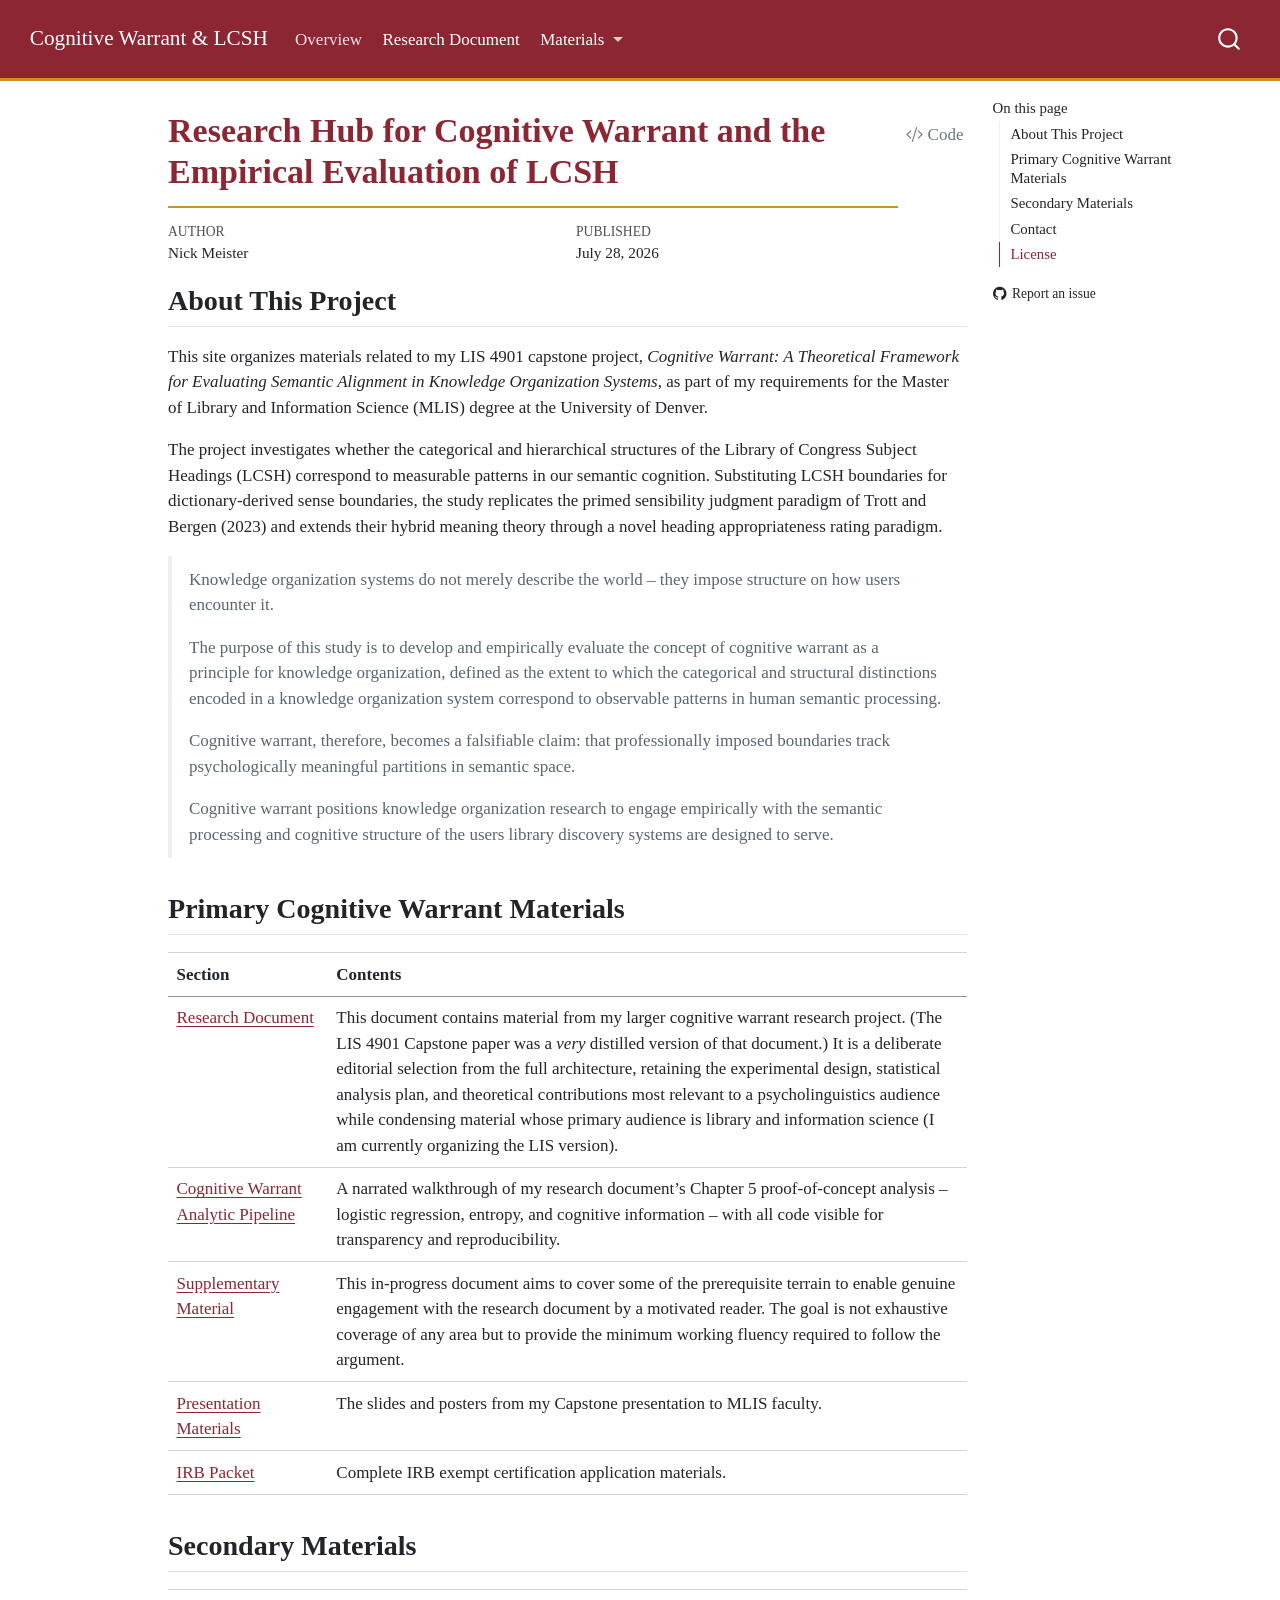
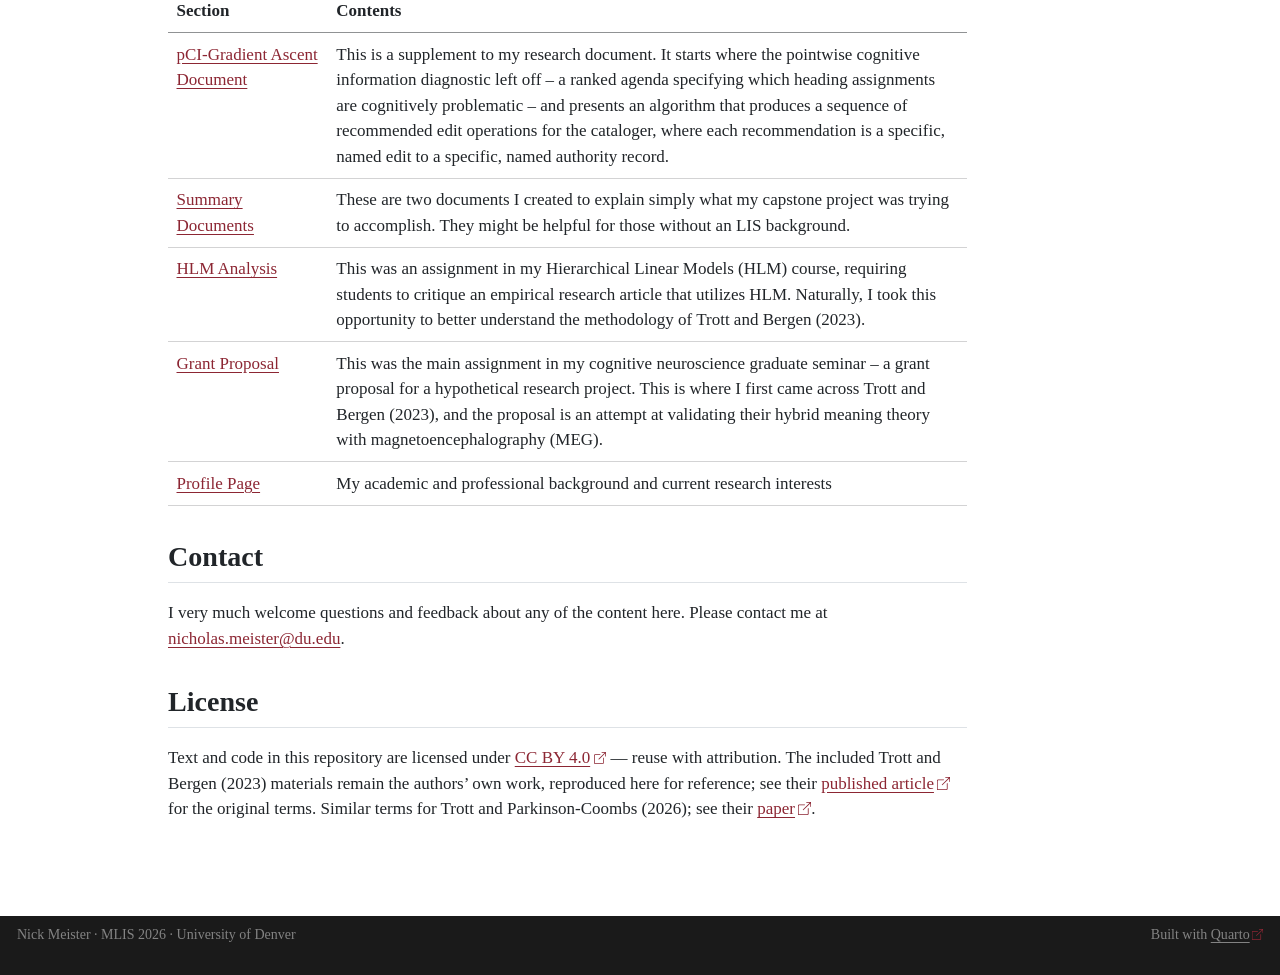
<file: docs/index.html>
<!DOCTYPE html>
<html xmlns="http://www.w3.org/1999/xhtml" lang="en" xml:lang="en"><head>

<meta charset="utf-8">
<meta name="generator" content="quarto-1.9.38">

<meta name="viewport" content="width=device-width, initial-scale=1.0, user-scalable=yes">

<meta name="author" content="Nick Meister">
<meta name="dcterms.date" content="2026-07-28">

<title>Research Hub for Cognitive Warrant and the Empirical Evaluation of LCSH – Cognitive Warrant &amp; LCSH: Research Hub</title>
<style>
/* Default styles provided by pandoc.
** See https://pandoc.org/MANUAL.html#variables-for-html for config info.
*/
code{white-space: pre-wrap;}
span.smallcaps{font-variant: small-caps;}
div.columns{display: flex; gap: min(4vw, 1.5em);}
div.column{flex: auto; overflow-x: auto;}
div.hanging-indent{margin-left: 1.5em; text-indent: -1.5em;}
ul.task-list{list-style: none;}
ul.task-list li input[type="checkbox"] {
  width: 0.8em;
  margin: 0 0.8em 0.2em -1em; /* quarto-specific, see https://github.com/quarto-dev/quarto-cli/issues/4556 */ 
  vertical-align: middle;
}
/* CSS for syntax highlighting */
html { -webkit-text-size-adjust: 100%; }
pre > code.sourceCode { white-space: pre; position: relative; }
pre > code.sourceCode > span { display: inline-block; line-height: 1.25; }
pre > code.sourceCode > span:empty { height: 1.2em; }
.sourceCode { overflow: visible; }
code.sourceCode > span { color: inherit; text-decoration: inherit; }
div.sourceCode { margin: 1em 0; }
pre.sourceCode { margin: 0; }
@media screen {
div.sourceCode { overflow: auto; }
}
@media print {
pre > code.sourceCode { white-space: pre-wrap; }
pre > code.sourceCode > span { text-indent: -5em; padding-left: 5em; }
}
pre.numberSource code
  { counter-reset: source-line 0; }
pre.numberSource code > span
  { position: relative; left: -4em; counter-increment: source-line; }
pre.numberSource code > span > a:first-child::before
  { content: counter(source-line);
    position: relative; left: -1em; text-align: right; vertical-align: baseline;
    border: none; display: inline-block;
    -webkit-touch-callout: none; -webkit-user-select: none;
    -khtml-user-select: none; -moz-user-select: none;
    -ms-user-select: none; user-select: none;
    padding: 0 4px; width: 4em;
  }
pre.numberSource { margin-left: 3em;  padding-left: 4px; }
div.sourceCode
  {   }
@media screen {
pre > code.sourceCode > span > a:first-child::before { text-decoration: underline; }
}
</style>


<script src="site_libs/quarto-nav/quarto-nav.js"></script>
<script src="site_libs/quarto-nav/headroom.min.js"></script>
<script src="site_libs/clipboard/clipboard.min.js"></script>
<script src="site_libs/quarto-search/autocomplete.umd.js"></script>
<script src="site_libs/quarto-search/fuse.min.js"></script>
<script src="site_libs/quarto-search/quarto-search.js"></script>
<meta name="quarto:offset" content="./">
<link href="./assets/img/favicon.png" rel="icon" type="image/png">
<script src="site_libs/quarto-html/quarto.js" type="module"></script>
<script src="site_libs/quarto-html/tabsets/tabsets.js" type="module"></script>
<script src="site_libs/quarto-html/popper.min.js"></script>
<script src="site_libs/quarto-html/tippy.umd.min.js"></script>
<script src="site_libs/quarto-html/anchor.min.js"></script>
<link href="site_libs/quarto-html/tippy.css" rel="stylesheet">
<link href="site_libs/quarto-html/quarto-syntax-highlighting-de63f62b328812d8e578a4d74e282472.css" rel="stylesheet" id="quarto-text-highlighting-styles">
<script src="site_libs/bootstrap/bootstrap.min.js"></script>
<link href="site_libs/bootstrap/bootstrap-icons.css" rel="stylesheet">
<link href="site_libs/bootstrap/bootstrap-5c095410065b229b6694b9f661c4a6af.min.css" rel="stylesheet" append-hash="true" id="quarto-bootstrap" data-mode="light">
<script id="quarto-search-options" type="application/json">{
  "location": "navbar",
  "copy-button": false,
  "collapse-after": 3,
  "panel-placement": "end",
  "type": "overlay",
  "limit": 50,
  "keyboard-shortcut": [
    "f",
    "/",
    "s"
  ],
  "show-item-context": false,
  "language": {
    "search-no-results-text": "No results",
    "search-matching-documents-text": "matching documents",
    "search-copy-link-title": "Copy link to search",
    "search-hide-matches-text": "Hide additional matches",
    "search-more-match-text": "more match in this document",
    "search-more-matches-text": "more matches in this document",
    "search-clear-button-title": "Clear",
    "search-text-placeholder": "",
    "search-detached-cancel-button-title": "Cancel",
    "search-submit-button-title": "Submit",
    "search-label": "Search"
  }
}</script>
<style>html{ scroll-behavior: smooth; }</style>


</head>

<body class="nav-fixed quarto-light">

<div id="quarto-search-results"></div>
  <header id="quarto-header" class="headroom fixed-top">
    <nav class="navbar navbar-expand-lg " data-bs-theme="dark">
      <div class="navbar-container container-fluid">
      <div class="navbar-brand-container mx-auto">
    <a class="navbar-brand" href="./index.html">
    <span class="navbar-title">Cognitive Warrant &amp; LCSH</span>
    </a>
  </div>
            <div id="quarto-search" class="" title="Search"></div>
          <button class="navbar-toggler" type="button" data-bs-toggle="collapse" data-bs-target="#navbarCollapse" aria-controls="navbarCollapse" role="menu" aria-expanded="false" aria-label="Toggle navigation" onclick="if (window.quartoToggleHeadroom) { window.quartoToggleHeadroom(); }">
  <span class="navbar-toggler-icon"></span>
</button>
          <div class="collapse navbar-collapse" id="navbarCollapse">
            <ul class="navbar-nav navbar-nav-scroll me-auto">
  <li class="nav-item">
    <a class="nav-link active" href="./index.html" aria-current="page"> 
<span class="menu-text">Overview</span></a>
  </li>  
  <li class="nav-item">
    <a class="nav-link" href="./pages/manuscript.html"> 
<span class="menu-text">Research Document</span></a>
  </li>  
  <li class="nav-item dropdown ">
    <a class="nav-link dropdown-toggle" href="#" id="nav-menu-materials" role="link" data-bs-toggle="dropdown" aria-expanded="false">
 <span class="menu-text">Materials</span>
    </a>
    <ul class="dropdown-menu" aria-labelledby="nav-menu-materials">    
        <li>
    <a class="dropdown-item" href="./pages/irb.html">
 <span class="dropdown-text">IRB Packet</span></a>
  </li>  
        <li>
    <a class="dropdown-item" href="./pages/presentation.html">
 <span class="dropdown-text">Presentation</span></a>
  </li>  
        <li>
    <a class="dropdown-item" href="./pages/cognitive-warrant-pipeline.html">
 <span class="dropdown-text">Analytic Pipeline</span></a>
  </li>  
    </ul>
  </li>
</ul>
          </div> <!-- /navcollapse -->
            <div class="quarto-navbar-tools">
</div>
      </div> <!-- /container-fluid -->
    </nav>
</header>
<!-- content -->
<div id="quarto-content" class="quarto-container page-columns page-rows-contents page-layout-article page-navbar">
<!-- sidebar -->
<!-- margin-sidebar -->
    <div id="quarto-margin-sidebar" class="sidebar margin-sidebar">
        <nav id="TOC" role="doc-toc" class="toc-active">
    <h2 id="toc-title">On this page</h2>
   
  <ul>
  <li><a href="#about-this-project" id="toc-about-this-project" class="nav-link active" data-scroll-target="#about-this-project">About This Project</a></li>
  <li><a href="#primary-cognitive-warrant-materials" id="toc-primary-cognitive-warrant-materials" class="nav-link" data-scroll-target="#primary-cognitive-warrant-materials">Primary Cognitive Warrant Materials</a></li>
  <li><a href="#secondary-materials" id="toc-secondary-materials" class="nav-link" data-scroll-target="#secondary-materials">Secondary Materials</a></li>
  <li><a href="#contact" id="toc-contact" class="nav-link" data-scroll-target="#contact">Contact</a></li>
  <li><a href="#license" id="toc-license" class="nav-link" data-scroll-target="#license">License</a></li>
  </ul>
<div class="toc-actions"><ul><li><a href="https://github.com/nicholasmeister/cognitive-warrant/issues/new" class="toc-action"><i class="bi bi-github"></i>Report an issue</a></li></ul></div></nav>
    </div>
<!-- main -->
<main class="content" id="quarto-document-content">

<header id="title-block-header" class="quarto-title-block default">
<div class="quarto-title">
<div class="quarto-title-block"><div><h1 class="title">Research Hub for Cognitive Warrant and the Empirical Evaluation of LCSH</h1><button type="button" class="btn code-tools-button" id="quarto-code-tools-source"><i class="bi"></i> Code</button></div></div>
</div>



<div class="quarto-title-meta">

    <div>
    <div class="quarto-title-meta-heading">Author</div>
    <div class="quarto-title-meta-contents">
             <p>Nick Meister </p>
          </div>
  </div>
    
    <div>
    <div class="quarto-title-meta-heading">Published</div>
    <div class="quarto-title-meta-contents">
      <p class="date">July 28, 2026</p>
    </div>
  </div>
  
    
  </div>
  


</header>


<section id="about-this-project" class="level2">
<h2 class="anchored" data-anchor-id="about-this-project">About This Project</h2>
<p>This site organizes materials related to my LIS 4901 capstone project, <em>Cognitive Warrant: A Theoretical Framework for Evaluating Semantic Alignment in Knowledge Organization Systems</em>, as part of my requirements for the Master of Library and Information Science (MLIS) degree at the University of Denver.</p>
<p>The project investigates whether the categorical and hierarchical structures of the Library of Congress Subject Headings (LCSH) correspond to measurable patterns in our semantic cognition. Substituting LCSH boundaries for dictionary-derived sense boundaries, the study replicates the primed sensibility judgment paradigm of Trott and Bergen (2023) and extends their hybrid meaning theory through a novel heading appropriateness rating paradigm.</p>
<blockquote class="blockquote">
<p>Knowledge organization systems do not merely describe the world – they impose structure on how users encounter it.</p>
<p>The purpose of this study is to develop and empirically evaluate the concept of cognitive warrant as a principle for knowledge organization, defined as the extent to which the categorical and structural distinctions encoded in a knowledge organization system correspond to observable patterns in human semantic processing.</p>
<p>Cognitive warrant, therefore, becomes a falsifiable claim: that professionally imposed boundaries track psychologically meaningful partitions in semantic space.</p>
<p>Cognitive warrant positions knowledge organization research to engage empirically with the semantic processing and cognitive structure of the users library discovery systems are designed to serve.</p>
</blockquote>
</section>
<section id="primary-cognitive-warrant-materials" class="level2">
<h2 class="anchored" data-anchor-id="primary-cognitive-warrant-materials">Primary Cognitive Warrant Materials</h2>
<table class="caption-top table">
<colgroup>
<col style="width: 20%">
<col style="width: 80%">
</colgroup>
<thead>
<tr class="header">
<th>Section</th>
<th>Contents</th>
</tr>
</thead>
<tbody>
<tr class="odd">
<td><a href="./pages/manuscript.html">Research Document</a></td>
<td>This document contains material from my larger cognitive warrant research project. (The LIS 4901 Capstone paper was a <em>very</em> distilled version of that document.) It is a deliberate editorial selection from the full architecture, retaining the experimental design, statistical analysis plan, and theoretical contributions most relevant to a psycholinguistics audience while condensing material whose primary audience is library and information science (I am currently organizing the LIS version).</td>
</tr>
<tr class="even">
<td><a href="./pages/cognitive-warrant-pipeline.html">Cognitive Warrant Analytic Pipeline</a></td>
<td>A narrated walkthrough of my research document’s Chapter 5 proof-of-concept analysis – logistic regression, entropy, and cognitive information – with all code visible for transparency and reproducibility.</td>
</tr>
<tr class="odd">
<td><a href="./pages/background.html">Supplementary Material</a></td>
<td>This in-progress document aims to cover some of the prerequisite terrain to enable genuine engagement with the research document by a motivated reader. The goal is not exhaustive coverage of any area but to provide the minimum working fluency required to follow the argument.</td>
</tr>
<tr class="even">
<td><a href="./pages/presentation.html">Presentation Materials</a></td>
<td>The slides and posters from my Capstone presentation to MLIS faculty.</td>
</tr>
<tr class="odd">
<td><a href="./pages/irb.html">IRB Packet</a></td>
<td>Complete IRB exempt certification application materials.</td>
</tr>
</tbody>
</table>
</section>
<section id="secondary-materials" class="level2">
<h2 class="anchored" data-anchor-id="secondary-materials">Secondary Materials</h2>
<table class="caption-top table">
<colgroup>
<col style="width: 20%">
<col style="width: 80%">
</colgroup>
<thead>
<tr class="header">
<th>Section</th>
<th>Contents</th>
</tr>
</thead>
<tbody>
<tr class="odd">
<td><a href="./pages/gradient-ascent.html">pCI-Gradient Ascent Document</a></td>
<td>This is a supplement to my research document. It starts where the pointwise cognitive information diagnostic left off – a ranked agenda specifying which heading assignments are cognitively problematic – and presents an algorithm that produces a sequence of recommended edit operations for the cataloger, where each recommendation is a specific, named edit to a specific, named authority record.</td>
</tr>
<tr class="even">
<td><a href="./pages/summary-documents.html">Summary Documents</a></td>
<td>These are two documents I created to explain simply what my capstone project was trying to accomplish. They might be helpful for those without an LIS background.</td>
</tr>
<tr class="odd">
<td><a href="./pages/hlm-analysis.html">HLM Analysis</a></td>
<td>This was an assignment in my Hierarchical Linear Models (HLM) course, requiring students to critique an empirical research article that utilizes HLM. Naturally, I took this opportunity to better understand the methodology of Trott and Bergen (2023).</td>
</tr>
<tr class="even">
<td><a href="./pages/grant-proposal.html">Grant Proposal</a></td>
<td>This was the main assignment in my cognitive neuroscience graduate seminar – a grant proposal for a hypothetical research project. This is where I first came across Trott and Bergen (2023), and the proposal is an attempt at validating their hybrid meaning theory with magnetoencephalography (MEG).</td>
</tr>
<tr class="odd">
<td><a href="./pages/profile.html">Profile Page</a></td>
<td>My academic and professional background and current research interests</td>
</tr>
</tbody>
</table>
</section>
<section id="contact" class="level2">
<h2 class="anchored" data-anchor-id="contact">Contact</h2>
<p>I very much welcome questions and feedback about any of the content here. Please contact me at <a href="mailto:nicholas.meister@du.edu">nicholas.meister@du.edu</a>.</p>
</section>
<section id="license" class="level2">
<h2 class="anchored" data-anchor-id="license">License</h2>
<p>Text and code in this repository are licensed under <a href="https://github.com/nicholasmeister/cognitive-warrant/blob/main/LICENSE">CC BY 4.0</a> — reuse with attribution. The included Trott and Bergen (2023) materials remain the authors’ own work, reproduced here for reference; see their <a href="https://doi.org/10.1037/rev0000420">published article</a> for the original terms. Similar terms for Trott and Parkinson-Coombs (2026); see their <a href="https://aclanthology.org/2026.evaleval-1.21/">paper</a>.</p>


<!-- -->

</section>

</main> <!-- /main -->
<script id="quarto-html-after-body" type="application/javascript">
  window.document.addEventListener("DOMContentLoaded", function (event) {
    const icon = "";
    const anchorJS = new window.AnchorJS();
    anchorJS.options = {
      placement: 'right',
      icon: icon
    };
    anchorJS.add('.anchored');
    const isCodeAnnotation = (el) => {
      for (const clz of el.classList) {
        if (clz.startsWith('code-annotation-')) {                     
          return true;
        }
      }
      return false;
    }
    const onCopySuccess = function(e) {
      // button target
      const button = e.trigger;
      // don't keep focus
      button.blur();
      // flash "checked"
      button.classList.add('code-copy-button-checked');
      var currentTitle = button.getAttribute("title");
      button.setAttribute("title", "Copied!");
      let tooltip;
      if (window.bootstrap) {
        button.setAttribute("data-bs-toggle", "tooltip");
        button.setAttribute("data-bs-placement", "left");
        button.setAttribute("data-bs-title", "Copied!");
        tooltip = new bootstrap.Tooltip(button, 
          { trigger: "manual", 
            customClass: "code-copy-button-tooltip",
            offset: [0, -8]});
        tooltip.show();    
      }
      setTimeout(function() {
        if (tooltip) {
          tooltip.hide();
          button.removeAttribute("data-bs-title");
          button.removeAttribute("data-bs-toggle");
          button.removeAttribute("data-bs-placement");
        }
        button.setAttribute("title", currentTitle);
        button.classList.remove('code-copy-button-checked');
      }, 1000);
      // clear code selection
      e.clearSelection();
    }
    const getTextToCopy = function(trigger) {
      const outerScaffold = trigger.parentElement.cloneNode(true);
      const codeEl = outerScaffold.querySelector('code');
      for (const childEl of codeEl.children) {
        if (isCodeAnnotation(childEl)) {
          childEl.remove();
        }
      }
      return codeEl.innerText;
    }
    const clipboard = new window.ClipboardJS('.code-copy-button:not([data-in-quarto-modal])', {
      text: getTextToCopy
    });
    clipboard.on('success', onCopySuccess);
    if (window.document.getElementById('quarto-embedded-source-code-modal')) {
      const clipboardModal = new window.ClipboardJS('.code-copy-button[data-in-quarto-modal]', {
        text: getTextToCopy,
        container: window.document.getElementById('quarto-embedded-source-code-modal')
      });
      clipboardModal.on('success', onCopySuccess);
    }
    const viewSource = window.document.getElementById('quarto-view-source') ||
                       window.document.getElementById('quarto-code-tools-source');
    if (viewSource) {
      const sourceUrl = viewSource.getAttribute("data-quarto-source-url");
      viewSource.addEventListener("click", function(e) {
        if (sourceUrl) {
          // rstudio viewer pane
          if (/\bcapabilities=\b/.test(window.location)) {
            window.open(sourceUrl);
          } else {
            window.location.href = sourceUrl;
          }
        } else {
          const modal = new bootstrap.Modal(document.getElementById('quarto-embedded-source-code-modal'));
          modal.show();
        }
        return false;
      });
    }
    function toggleCodeHandler(show) {
      return function(e) {
        const detailsSrc = window.document.querySelectorAll(".cell > details > .sourceCode");
        for (let i=0; i<detailsSrc.length; i++) {
          const details = detailsSrc[i].parentElement;
          if (show) {
            details.open = true;
          } else {
            details.removeAttribute("open");
          }
        }
        const cellCodeDivs = window.document.querySelectorAll(".cell > .sourceCode");
        const fromCls = show ? "hidden" : "unhidden";
        const toCls = show ? "unhidden" : "hidden";
        for (let i=0; i<cellCodeDivs.length; i++) {
          const codeDiv = cellCodeDivs[i];
          if (codeDiv.classList.contains(fromCls)) {
            codeDiv.classList.remove(fromCls);
            codeDiv.classList.add(toCls);
          } 
        }
        return false;
      }
    }
    const hideAllCode = window.document.getElementById("quarto-hide-all-code");
    if (hideAllCode) {
      hideAllCode.addEventListener("click", toggleCodeHandler(false));
    }
    const showAllCode = window.document.getElementById("quarto-show-all-code");
    if (showAllCode) {
      showAllCode.addEventListener("click", toggleCodeHandler(true));
    }
      var localhostRegex = new RegExp(/^(?:http|https):\/\/localhost\:?[0-9]*\//);
      var mailtoRegex = new RegExp(/^mailto:/);
        var filterRegex = new RegExp('/' + window.location.host + '/');
      var isInternal = (href) => {
          return filterRegex.test(href) || localhostRegex.test(href) || mailtoRegex.test(href);
      }
      // Inspect non-navigation links and adorn them if external
     var links = window.document.querySelectorAll('a[href]:not(.nav-link):not(.navbar-brand):not(.toc-action):not(.sidebar-link):not(.sidebar-item-toggle):not(.pagination-link):not(.no-external):not([aria-hidden]):not(.dropdown-item):not(.quarto-navigation-tool):not(.about-link)');
      for (var i=0; i<links.length; i++) {
        const link = links[i];
        if (!isInternal(link.href)) {
          // undo the damage that might have been done by quarto-nav.js in the case of
          // links that we want to consider external
          if (link.dataset.originalHref !== undefined) {
            link.href = link.dataset.originalHref;
          }
            // target, if specified
            link.setAttribute("target", "_blank");
            if (link.getAttribute("rel") === null) {
              link.setAttribute("rel", "noopener");
            }
            // default icon
            link.classList.add("external");
        }
      }
    function tippyHover(el, contentFn, onTriggerFn, onUntriggerFn) {
      const config = {
        allowHTML: true,
        maxWidth: 500,
        delay: 100,
        arrow: false,
        appendTo: function(el) {
            return el.parentElement;
        },
        interactive: true,
        interactiveBorder: 10,
        theme: 'quarto',
        placement: 'bottom-start',
      };
      if (contentFn) {
        config.content = contentFn;
      }
      if (onTriggerFn) {
        config.onTrigger = onTriggerFn;
      }
      if (onUntriggerFn) {
        config.onUntrigger = onUntriggerFn;
      }
      window.tippy(el, config); 
    }
    const noterefs = window.document.querySelectorAll('a[role="doc-noteref"]');
    for (var i=0; i<noterefs.length; i++) {
      const ref = noterefs[i];
      tippyHover(ref, function() {
        // use id or data attribute instead here
        let href = ref.getAttribute('data-footnote-href') || ref.getAttribute('href');
        try { href = new URL(href).hash; } catch {}
        const id = href.replace(/^#\/?/, "");
        const note = window.document.getElementById(id);
        if (note) {
          return note.innerHTML;
        } else {
          return "";
        }
      });
    }
    const xrefs = window.document.querySelectorAll('a.quarto-xref');
    const processXRef = (id, note) => {
      // Strip column container classes
      const stripColumnClz = (el) => {
        el.classList.remove("page-full", "page-columns");
        if (el.children) {
          for (const child of el.children) {
            stripColumnClz(child);
          }
        }
      }
      stripColumnClz(note)
      if (id === null || id.startsWith('sec-')) {
        // Special case sections, only their first couple elements
        const container = document.createElement("div");
        if (note.children && note.children.length > 2) {
          container.appendChild(note.children[0].cloneNode(true));
          for (let i = 1; i < note.children.length; i++) {
            const child = note.children[i];
            if (child.tagName === "P" && child.innerText === "") {
              continue;
            } else {
              container.appendChild(child.cloneNode(true));
              break;
            }
          }
          if (window.Quarto?.typesetMath) {
            window.Quarto.typesetMath(container);
          }
          return container.innerHTML
        } else {
          if (window.Quarto?.typesetMath) {
            window.Quarto.typesetMath(note);
          }
          return note.innerHTML;
        }
      } else {
        // Remove any anchor links if they are present
        const anchorLink = note.querySelector('a.anchorjs-link');
        if (anchorLink) {
          anchorLink.remove();
        }
        if (window.Quarto?.typesetMath) {
          window.Quarto.typesetMath(note);
        }
        if (note.classList.contains("callout")) {
          return note.outerHTML;
        } else {
          return note.innerHTML;
        }
      }
    }
    for (var i=0; i<xrefs.length; i++) {
      const xref = xrefs[i];
      tippyHover(xref, undefined, function(instance) {
        instance.disable();
        let url = xref.getAttribute('href');
        let hash = undefined; 
        if (url.startsWith('#')) {
          hash = url;
        } else {
          try { hash = new URL(url).hash; } catch {}
        }
        if (hash) {
          const id = hash.replace(/^#\/?/, "");
          const note = window.document.getElementById(id);
          if (note !== null) {
            try {
              const html = processXRef(id, note.cloneNode(true));
              instance.setContent(html);
            } finally {
              instance.enable();
              instance.show();
            }
          } else {
            // See if we can fetch this
            fetch(url.split('#')[0])
            .then(res => res.text())
            .then(html => {
              const parser = new DOMParser();
              const htmlDoc = parser.parseFromString(html, "text/html");
              const note = htmlDoc.getElementById(id);
              if (note !== null) {
                const html = processXRef(id, note);
                instance.setContent(html);
              } 
            }).finally(() => {
              instance.enable();
              instance.show();
            });
          }
        } else {
          // See if we can fetch a full url (with no hash to target)
          // This is a special case and we should probably do some content thinning / targeting
          fetch(url)
          .then(res => res.text())
          .then(html => {
            const parser = new DOMParser();
            const htmlDoc = parser.parseFromString(html, "text/html");
            const note = htmlDoc.querySelector('main.content');
            if (note !== null) {
              // This should only happen for chapter cross references
              // (since there is no id in the URL)
              // remove the first header
              if (note.children.length > 0 && note.children[0].tagName === "HEADER") {
                note.children[0].remove();
              }
              const html = processXRef(null, note);
              instance.setContent(html);
            } 
          }).finally(() => {
            instance.enable();
            instance.show();
          });
        }
      }, function(instance) {
      });
    }
        let selectedAnnoteEl;
        const selectorForAnnotation = ( cell, annotation) => {
          let cellAttr = 'data-code-cell="' + cell + '"';
          let lineAttr = 'data-code-annotation="' +  annotation + '"';
          const selector = 'span[' + cellAttr + '][' + lineAttr + ']';
          return selector;
        }
        const selectCodeLines = (annoteEl) => {
          const doc = window.document;
          const targetCell = annoteEl.getAttribute("data-target-cell");
          const targetAnnotation = annoteEl.getAttribute("data-target-annotation");
          const annoteSpan = window.document.querySelector(selectorForAnnotation(targetCell, targetAnnotation));
          const lines = annoteSpan.getAttribute("data-code-lines").split(",");
          const lineIds = lines.map((line) => {
            return targetCell + "-" + line;
          })
          let top = null;
          let height = null;
          let parent = null;
          if (lineIds.length > 0) {
              //compute the position of the single el (top and bottom and make a div)
              const el = window.document.getElementById(lineIds[0]);
              top = el.offsetTop;
              height = el.offsetHeight;
              parent = el.parentElement.parentElement;
            if (lineIds.length > 1) {
              const lastEl = window.document.getElementById(lineIds[lineIds.length - 1]);
              const bottom = lastEl.offsetTop + lastEl.offsetHeight;
              height = bottom - top;
            }
            if (top !== null && height !== null && parent !== null) {
              // cook up a div (if necessary) and position it 
              let div = window.document.getElementById("code-annotation-line-highlight");
              if (div === null) {
                div = window.document.createElement("div");
                div.setAttribute("id", "code-annotation-line-highlight");
                div.style.position = 'absolute';
                parent.appendChild(div);
              }
              div.style.top = top - 2 + "px";
              div.style.height = height + 4 + "px";
              div.style.left = 0;
              let gutterDiv = window.document.getElementById("code-annotation-line-highlight-gutter");
              if (gutterDiv === null) {
                gutterDiv = window.document.createElement("div");
                gutterDiv.setAttribute("id", "code-annotation-line-highlight-gutter");
                gutterDiv.style.position = 'absolute';
                const codeCell = window.document.getElementById(targetCell);
                const gutter = codeCell.querySelector('.code-annotation-gutter');
                gutter.appendChild(gutterDiv);
              }
              gutterDiv.style.top = top - 2 + "px";
              gutterDiv.style.height = height + 4 + "px";
            }
            selectedAnnoteEl = annoteEl;
          }
        };
        const unselectCodeLines = () => {
          const elementsIds = ["code-annotation-line-highlight", "code-annotation-line-highlight-gutter"];
          elementsIds.forEach((elId) => {
            const div = window.document.getElementById(elId);
            if (div) {
              div.remove();
            }
          });
          selectedAnnoteEl = undefined;
        };
          // Handle positioning of the toggle
      window.addEventListener(
        "resize",
        throttle(() => {
          elRect = undefined;
          if (selectedAnnoteEl) {
            selectCodeLines(selectedAnnoteEl);
          }
        }, 10)
      );
      function throttle(fn, ms) {
      let throttle = false;
      let timer;
        return (...args) => {
          if(!throttle) { // first call gets through
              fn.apply(this, args);
              throttle = true;
          } else { // all the others get throttled
              if(timer) clearTimeout(timer); // cancel #2
              timer = setTimeout(() => {
                fn.apply(this, args);
                timer = throttle = false;
              }, ms);
          }
        };
      }
        // Attach click handler to the DT
        const annoteDls = window.document.querySelectorAll('dt[data-target-cell]');
        for (const annoteDlNode of annoteDls) {
          annoteDlNode.addEventListener('click', (event) => {
            const clickedEl = event.target;
            if (clickedEl !== selectedAnnoteEl) {
              unselectCodeLines();
              const activeEl = window.document.querySelector('dt[data-target-cell].code-annotation-active');
              if (activeEl) {
                activeEl.classList.remove('code-annotation-active');
              }
              selectCodeLines(clickedEl);
              clickedEl.classList.add('code-annotation-active');
            } else {
              // Unselect the line
              unselectCodeLines();
              clickedEl.classList.remove('code-annotation-active');
            }
          });
        }
    const findCites = (el) => {
      const parentEl = el.parentElement;
      if (parentEl) {
        const cites = parentEl.dataset.cites;
        if (cites) {
          return {
            el,
            cites: cites.split(' ')
          };
        } else {
          return findCites(el.parentElement)
        }
      } else {
        return undefined;
      }
    };
    var bibliorefs = window.document.querySelectorAll('a[role="doc-biblioref"]');
    for (var i=0; i<bibliorefs.length; i++) {
      const ref = bibliorefs[i];
      const citeInfo = findCites(ref);
      if (citeInfo) {
        tippyHover(citeInfo.el, function() {
          var popup = window.document.createElement('div');
          citeInfo.cites.forEach(function(cite) {
            var citeDiv = window.document.createElement('div');
            citeDiv.classList.add('hanging-indent');
            citeDiv.classList.add('csl-entry');
            var biblioDiv = window.document.getElementById('ref-' + cite);
            if (biblioDiv) {
              citeDiv.innerHTML = biblioDiv.innerHTML;
            }
            popup.appendChild(citeDiv);
          });
          return popup.innerHTML;
        });
      }
    }
  });
  </script><div class="modal fade" id="quarto-embedded-source-code-modal" tabindex="-1" aria-labelledby="quarto-embedded-source-code-modal-label" aria-hidden="true"><div class="modal-dialog modal-dialog-scrollable"><div class="modal-content"><div class="modal-header"><h5 class="modal-title" id="quarto-embedded-source-code-modal-label">Source Code</h5><button class="btn-close" data-bs-dismiss="modal"></button></div><div class="modal-body"><div class="">
<div class="code-copy-outer-scaffold"><div class="sourceCode" id="cb1" data-shortcodes="false"><pre class="sourceCode markdown code-with-copy"><code class="sourceCode markdown"><span id="cb1-1"><a href="#cb1-1" aria-hidden="true" tabindex="-1"></a><span class="co">---</span></span>
<span id="cb1-2"><a href="#cb1-2" aria-hidden="true" tabindex="-1"></a><span class="an">title:</span><span class="co"> "Research Hub for Cognitive Warrant and the Empirical Evaluation of LCSH"</span></span>
<span id="cb1-3"><a href="#cb1-3" aria-hidden="true" tabindex="-1"></a><span class="an">author:</span><span class="co"> "Nick Meister"</span></span>
<span id="cb1-4"><a href="#cb1-4" aria-hidden="true" tabindex="-1"></a><span class="an">date:</span><span class="co"> "July 28, 2026"</span></span>
<span id="cb1-5"><a href="#cb1-5" aria-hidden="true" tabindex="-1"></a><span class="co">---</span></span>
<span id="cb1-6"><a href="#cb1-6" aria-hidden="true" tabindex="-1"></a></span>
<span id="cb1-7"><a href="#cb1-7" aria-hidden="true" tabindex="-1"></a><span class="fu">## About This Project</span></span>
<span id="cb1-8"><a href="#cb1-8" aria-hidden="true" tabindex="-1"></a></span>
<span id="cb1-9"><a href="#cb1-9" aria-hidden="true" tabindex="-1"></a>This site organizes materials related to my LIS 4901 capstone project, *Cognitive Warrant: A Theoretical Framework for Evaluating Semantic Alignment in Knowledge Organization Systems*, as part of my requirements for the Master of Library and Information Science (MLIS) degree at the University of Denver.</span>
<span id="cb1-10"><a href="#cb1-10" aria-hidden="true" tabindex="-1"></a></span>
<span id="cb1-11"><a href="#cb1-11" aria-hidden="true" tabindex="-1"></a>The project investigates whether the categorical and hierarchical structures of the Library of Congress Subject Headings (LCSH) </span>
<span id="cb1-12"><a href="#cb1-12" aria-hidden="true" tabindex="-1"></a>correspond to measurable patterns in our semantic cognition. Substituting LCSH boundaries for dictionary-derived sense boundaries, the study replicates the primed sensibility judgment paradigm of Trott and Bergen (2023) and extends their hybrid meaning theory through a novel heading appropriateness rating paradigm.</span>
<span id="cb1-13"><a href="#cb1-13" aria-hidden="true" tabindex="-1"></a></span>
<span id="cb1-14"><a href="#cb1-14" aria-hidden="true" tabindex="-1"></a></span>
<span id="cb1-15"><a href="#cb1-15" aria-hidden="true" tabindex="-1"></a><span class="at">&gt;Knowledge organization systems do not merely describe the world -- they impose structure on how users encounter it.</span></span>
<span id="cb1-16"><a href="#cb1-16" aria-hidden="true" tabindex="-1"></a><span class="at">&gt;</span></span>
<span id="cb1-17"><a href="#cb1-17" aria-hidden="true" tabindex="-1"></a><span class="at">&gt;The purpose of this study is to develop and empirically evaluate the concept of cognitive warrant as a principle for knowledge organization, defined as the extent to which the categorical and structural distinctions encoded in a knowledge organization system correspond to observable patterns in human semantic processing.</span></span>
<span id="cb1-18"><a href="#cb1-18" aria-hidden="true" tabindex="-1"></a><span class="at">&gt;</span></span>
<span id="cb1-19"><a href="#cb1-19" aria-hidden="true" tabindex="-1"></a><span class="at">&gt;Cognitive warrant, therefore, becomes a falsifiable claim: that professionally imposed boundaries track psychologically meaningful partitions in semantic space.</span></span>
<span id="cb1-20"><a href="#cb1-20" aria-hidden="true" tabindex="-1"></a><span class="at">&gt;</span></span>
<span id="cb1-21"><a href="#cb1-21" aria-hidden="true" tabindex="-1"></a><span class="at">&gt;Cognitive warrant positions knowledge organization research to engage empirically with the semantic processing and cognitive structure of the users library discovery systems are designed to serve.</span></span>
<span id="cb1-22"><a href="#cb1-22" aria-hidden="true" tabindex="-1"></a></span>
<span id="cb1-23"><a href="#cb1-23" aria-hidden="true" tabindex="-1"></a></span>
<span id="cb1-24"><a href="#cb1-24" aria-hidden="true" tabindex="-1"></a><span class="fu">## Primary Cognitive Warrant Materials</span></span>
<span id="cb1-25"><a href="#cb1-25" aria-hidden="true" tabindex="-1"></a></span>
<span id="cb1-26"><a href="#cb1-26" aria-hidden="true" tabindex="-1"></a><span class="pp">|</span> Section <span class="pp">|</span> Contents <span class="pp">|</span></span>
<span id="cb1-27"><a href="#cb1-27" aria-hidden="true" tabindex="-1"></a><span class="pp">|---|---|</span></span>
<span id="cb1-28"><a href="#cb1-28" aria-hidden="true" tabindex="-1"></a><span class="pp">|</span> <span class="co">[</span><span class="ot">Research Document</span><span class="co">](pages/manuscript.qmd)</span> <span class="pp">|</span> This document contains material from my larger cognitive warrant research project. (The LIS 4901 Capstone paper was a *very* distilled version of that document.) It is a deliberate editorial selection from the full architecture, retaining the experimental design, statistical analysis plan, and theoretical contributions most relevant to a psycholinguistics audience while condensing material whose primary audience is library and information science (I am currently organizing the LIS version). <span class="pp">|</span></span>
<span id="cb1-29"><a href="#cb1-29" aria-hidden="true" tabindex="-1"></a><span class="pp">|</span> <span class="co">[</span><span class="ot">Cognitive Warrant Analytic Pipeline</span><span class="co">](pages/cognitive-warrant-pipeline.qmd)</span> <span class="pp">|</span> A narrated walkthrough of my research document's Chapter 5 proof-of-concept analysis -- logistic regression, entropy, and cognitive information -- with all code visible for transparency and reproducibility. <span class="pp">|</span></span>
<span id="cb1-30"><a href="#cb1-30" aria-hidden="true" tabindex="-1"></a><span class="pp">|</span> <span class="co">[</span><span class="ot">Supplementary Material</span><span class="co">](pages/background.qmd)</span>  <span class="pp">|</span> This in-progress document aims to cover some of the prerequisite terrain to enable genuine engagement with the research document by a motivated reader. The goal is not exhaustive coverage of any area but to provide the minimum working fluency required to follow the argument. <span class="pp">|</span></span>
<span id="cb1-31"><a href="#cb1-31" aria-hidden="true" tabindex="-1"></a><span class="pp">|</span> <span class="co">[</span><span class="ot">Presentation Materials</span><span class="co">](pages/presentation.qmd)</span> <span class="pp">|</span> The slides and posters from my Capstone presentation to MLIS faculty. <span class="pp">|</span></span>
<span id="cb1-32"><a href="#cb1-32" aria-hidden="true" tabindex="-1"></a><span class="pp">|</span> <span class="co">[</span><span class="ot">IRB Packet</span><span class="co">](pages/irb.qmd)</span> <span class="pp">|</span> Complete IRB exempt certification application materials. <span class="pp">|</span></span>
<span id="cb1-33"><a href="#cb1-33" aria-hidden="true" tabindex="-1"></a></span>
<span id="cb1-34"><a href="#cb1-34" aria-hidden="true" tabindex="-1"></a>: {tbl-colwidths="<span class="co">[</span><span class="ot">20,80</span><span class="co">]</span>"}</span>
<span id="cb1-35"><a href="#cb1-35" aria-hidden="true" tabindex="-1"></a></span>
<span id="cb1-36"><a href="#cb1-36" aria-hidden="true" tabindex="-1"></a><span class="fu">## Secondary Materials</span></span>
<span id="cb1-37"><a href="#cb1-37" aria-hidden="true" tabindex="-1"></a><span class="pp">|</span> Section <span class="pp">|</span> Contents <span class="pp">|</span></span>
<span id="cb1-38"><a href="#cb1-38" aria-hidden="true" tabindex="-1"></a><span class="pp">| ---</span> <span class="pp">| ---</span> <span class="pp">|</span></span>
<span id="cb1-39"><a href="#cb1-39" aria-hidden="true" tabindex="-1"></a><span class="pp">|</span> <span class="co">[</span><span class="ot">pCI-Gradient Ascent Document</span><span class="co">](pages/gradient-ascent.qmd)</span> <span class="pp">|</span> This is a supplement to my research document. It starts where the pointwise cognitive information diagnostic left off -- a ranked agenda specifying which heading assignments are cognitively problematic -- and presents an algorithm that produces a sequence of recommended edit operations for the cataloger, where each recommendation is a specific, named edit to a specific, named authority record. </span>
<span id="cb1-40"><a href="#cb1-40" aria-hidden="true" tabindex="-1"></a><span class="pp">|</span> <span class="co">[</span><span class="ot">Summary Documents</span><span class="co">](pages/summary-documents.qmd)</span> <span class="pp">|</span> These are two documents I created to explain simply what my capstone project was trying to accomplish. They might be helpful for those without an LIS background.<span class="pp">|</span></span>
<span id="cb1-41"><a href="#cb1-41" aria-hidden="true" tabindex="-1"></a><span class="pp">|</span> <span class="co">[</span><span class="ot">HLM Analysis</span><span class="co">](pages/hlm-analysis.qmd)</span> <span class="pp">|</span> This was an assignment in my Hierarchical Linear Models (HLM) course, requiring students to critique an empirical research article that utilizes HLM. Naturally, I took this opportunity to better understand the methodology of Trott and Bergen (2023).<span class="pp">|</span></span>
<span id="cb1-42"><a href="#cb1-42" aria-hidden="true" tabindex="-1"></a><span class="pp">|</span> <span class="co">[</span><span class="ot">Grant Proposal</span><span class="co">](pages/grant-proposal.qmd)</span> <span class="pp">|</span> This was the main assignment in my cognitive neuroscience graduate seminar -- a grant proposal for a hypothetical research project. This is where I first came across Trott and Bergen (2023), and the proposal is an attempt at validating their hybrid meaning theory with magnetoencephalography (MEG).<span class="pp">|</span></span>
<span id="cb1-43"><a href="#cb1-43" aria-hidden="true" tabindex="-1"></a><span class="pp">|</span> <span class="co">[</span><span class="ot">Profile Page</span><span class="co">](pages/profile.qmd)</span> <span class="pp">|</span> My academic and professional background and current research interests <span class="pp">|</span></span>
<span id="cb1-44"><a href="#cb1-44" aria-hidden="true" tabindex="-1"></a></span>
<span id="cb1-45"><a href="#cb1-45" aria-hidden="true" tabindex="-1"></a>: {tbl-colwidths="<span class="co">[</span><span class="ot">20,80</span><span class="co">]</span>"}</span>
<span id="cb1-46"><a href="#cb1-46" aria-hidden="true" tabindex="-1"></a></span>
<span id="cb1-47"><a href="#cb1-47" aria-hidden="true" tabindex="-1"></a></span>
<span id="cb1-48"><a href="#cb1-48" aria-hidden="true" tabindex="-1"></a><span class="fu">## Contact</span></span>
<span id="cb1-49"><a href="#cb1-49" aria-hidden="true" tabindex="-1"></a>I very much welcome questions and feedback about any of the content here. Please contact me at <span class="co">[</span><span class="ot">nicholas.meister@du.edu</span><span class="co">](mailto:nicholas.meister@du.edu)</span>.</span>
<span id="cb1-50"><a href="#cb1-50" aria-hidden="true" tabindex="-1"></a></span>
<span id="cb1-51"><a href="#cb1-51" aria-hidden="true" tabindex="-1"></a><span class="fu">## License</span></span>
<span id="cb1-52"><a href="#cb1-52" aria-hidden="true" tabindex="-1"></a></span>
<span id="cb1-53"><a href="#cb1-53" aria-hidden="true" tabindex="-1"></a>Text and code in this repository are licensed under <span class="co">[</span><span class="ot">CC BY 4.0</span><span class="co">](https://github.com/nicholasmeister/cognitive-warrant/blob/main/LICENSE)</span> — reuse with attribution. The included Trott and Bergen (2023) materials remain the authors' own work, reproduced here for reference; see their <span class="co">[</span><span class="ot">published article</span><span class="co">](https://doi.org/10.1037/rev0000420)</span> for the original terms. Similar terms for Trott and Parkinson-Coombs (2026); see their <span class="co">[</span><span class="ot">paper</span><span class="co">](https://aclanthology.org/2026.evaleval-1.21/)</span>.</span></code></pre></div><button title="Copy to Clipboard" class="code-copy-button" data-in-quarto-modal=""><i class="bi"></i></button></div>
</div></div></div></div></div>
</div> <!-- /content -->
<footer class="footer">
  <div class="nav-footer">
    <div class="nav-footer-left">
<p>Nick Meister · MLIS 2026 · University of Denver</p>
</div>   
    <div class="nav-footer-center">
      &nbsp;
    <div class="toc-actions d-sm-block d-md-none"><ul><li><a href="https://github.com/nicholasmeister/cognitive-warrant/issues/new" class="toc-action"><i class="bi bi-github"></i>Report an issue</a></li></ul></div></div>
    <div class="nav-footer-right">
<p>Built with <a href="https://quarto.org">Quarto</a></p>
</div>
  </div>
</footer>




<script src="site_libs/quarto-html/zenscroll-min.js"></script>
</body></html>
</file>
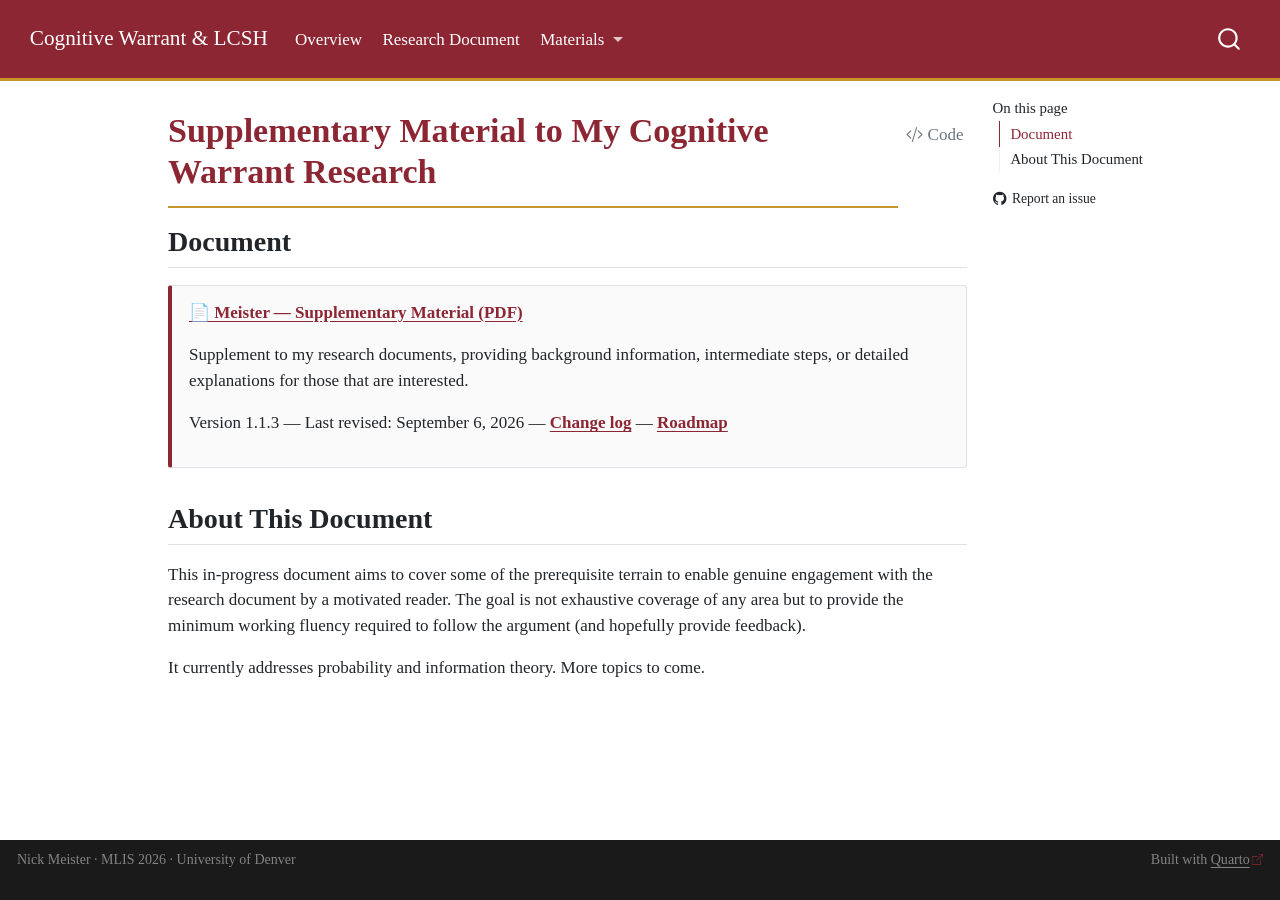
<file: docs/pages/background.html>
<!DOCTYPE html>
<html xmlns="http://www.w3.org/1999/xhtml" lang="en" xml:lang="en"><head>

<meta charset="utf-8">
<meta name="generator" content="quarto-1.9.38">

<meta name="viewport" content="width=device-width, initial-scale=1.0, user-scalable=yes">


<title>Supplementary Material to My Cognitive Warrant Research – Cognitive Warrant &amp; LCSH: Research Hub</title>
<style>
/* Default styles provided by pandoc.
** See https://pandoc.org/MANUAL.html#variables-for-html for config info.
*/
code{white-space: pre-wrap;}
span.smallcaps{font-variant: small-caps;}
div.columns{display: flex; gap: min(4vw, 1.5em);}
div.column{flex: auto; overflow-x: auto;}
div.hanging-indent{margin-left: 1.5em; text-indent: -1.5em;}
ul.task-list{list-style: none;}
ul.task-list li input[type="checkbox"] {
  width: 0.8em;
  margin: 0 0.8em 0.2em -1em; /* quarto-specific, see https://github.com/quarto-dev/quarto-cli/issues/4556 */ 
  vertical-align: middle;
}
/* CSS for syntax highlighting */
html { -webkit-text-size-adjust: 100%; }
pre > code.sourceCode { white-space: pre; position: relative; }
pre > code.sourceCode > span { display: inline-block; line-height: 1.25; }
pre > code.sourceCode > span:empty { height: 1.2em; }
.sourceCode { overflow: visible; }
code.sourceCode > span { color: inherit; text-decoration: inherit; }
div.sourceCode { margin: 1em 0; }
pre.sourceCode { margin: 0; }
@media screen {
div.sourceCode { overflow: auto; }
}
@media print {
pre > code.sourceCode { white-space: pre-wrap; }
pre > code.sourceCode > span { text-indent: -5em; padding-left: 5em; }
}
pre.numberSource code
  { counter-reset: source-line 0; }
pre.numberSource code > span
  { position: relative; left: -4em; counter-increment: source-line; }
pre.numberSource code > span > a:first-child::before
  { content: counter(source-line);
    position: relative; left: -1em; text-align: right; vertical-align: baseline;
    border: none; display: inline-block;
    -webkit-touch-callout: none; -webkit-user-select: none;
    -khtml-user-select: none; -moz-user-select: none;
    -ms-user-select: none; user-select: none;
    padding: 0 4px; width: 4em;
  }
pre.numberSource { margin-left: 3em;  padding-left: 4px; }
div.sourceCode
  {   }
@media screen {
pre > code.sourceCode > span > a:first-child::before { text-decoration: underline; }
}
</style>


<script src="../site_libs/quarto-nav/quarto-nav.js"></script>
<script src="../site_libs/quarto-nav/headroom.min.js"></script>
<script src="../site_libs/clipboard/clipboard.min.js"></script>
<script src="../site_libs/quarto-search/autocomplete.umd.js"></script>
<script src="../site_libs/quarto-search/fuse.min.js"></script>
<script src="../site_libs/quarto-search/quarto-search.js"></script>
<meta name="quarto:offset" content="../">
<link href="../assets/img/favicon.png" rel="icon" type="image/png">
<script src="../site_libs/quarto-html/quarto.js" type="module"></script>
<script src="../site_libs/quarto-html/tabsets/tabsets.js" type="module"></script>
<script src="../site_libs/quarto-html/popper.min.js"></script>
<script src="../site_libs/quarto-html/tippy.umd.min.js"></script>
<script src="../site_libs/quarto-html/anchor.min.js"></script>
<link href="../site_libs/quarto-html/tippy.css" rel="stylesheet">
<link href="../site_libs/quarto-html/quarto-syntax-highlighting-de63f62b328812d8e578a4d74e282472.css" rel="stylesheet" id="quarto-text-highlighting-styles">
<script src="../site_libs/bootstrap/bootstrap.min.js"></script>
<link href="../site_libs/bootstrap/bootstrap-icons.css" rel="stylesheet">
<link href="../site_libs/bootstrap/bootstrap-5c095410065b229b6694b9f661c4a6af.min.css" rel="stylesheet" append-hash="true" id="quarto-bootstrap" data-mode="light">
<script id="quarto-search-options" type="application/json">{
  "location": "navbar",
  "copy-button": false,
  "collapse-after": 3,
  "panel-placement": "end",
  "type": "overlay",
  "limit": 50,
  "keyboard-shortcut": [
    "f",
    "/",
    "s"
  ],
  "show-item-context": false,
  "language": {
    "search-no-results-text": "No results",
    "search-matching-documents-text": "matching documents",
    "search-copy-link-title": "Copy link to search",
    "search-hide-matches-text": "Hide additional matches",
    "search-more-match-text": "more match in this document",
    "search-more-matches-text": "more matches in this document",
    "search-clear-button-title": "Clear",
    "search-text-placeholder": "",
    "search-detached-cancel-button-title": "Cancel",
    "search-submit-button-title": "Submit",
    "search-label": "Search"
  }
}</script>
<style>html{ scroll-behavior: smooth; }</style>


</head>

<body class="nav-fixed quarto-light">

<div id="quarto-search-results"></div>
  <header id="quarto-header" class="headroom fixed-top">
    <nav class="navbar navbar-expand-lg " data-bs-theme="dark">
      <div class="navbar-container container-fluid">
      <div class="navbar-brand-container mx-auto">
    <a class="navbar-brand" href="../index.html">
    <span class="navbar-title">Cognitive Warrant &amp; LCSH</span>
    </a>
  </div>
            <div id="quarto-search" class="" title="Search"></div>
          <button class="navbar-toggler" type="button" data-bs-toggle="collapse" data-bs-target="#navbarCollapse" aria-controls="navbarCollapse" role="menu" aria-expanded="false" aria-label="Toggle navigation" onclick="if (window.quartoToggleHeadroom) { window.quartoToggleHeadroom(); }">
  <span class="navbar-toggler-icon"></span>
</button>
          <div class="collapse navbar-collapse" id="navbarCollapse">
            <ul class="navbar-nav navbar-nav-scroll me-auto">
  <li class="nav-item">
    <a class="nav-link" href="../index.html"> 
<span class="menu-text">Overview</span></a>
  </li>  
  <li class="nav-item">
    <a class="nav-link" href="../pages/manuscript.html"> 
<span class="menu-text">Research Document</span></a>
  </li>  
  <li class="nav-item dropdown ">
    <a class="nav-link dropdown-toggle" href="#" id="nav-menu-materials" role="link" data-bs-toggle="dropdown" aria-expanded="false">
 <span class="menu-text">Materials</span>
    </a>
    <ul class="dropdown-menu" aria-labelledby="nav-menu-materials">    
        <li>
    <a class="dropdown-item" href="../pages/irb.html">
 <span class="dropdown-text">IRB Packet</span></a>
  </li>  
        <li>
    <a class="dropdown-item" href="../pages/presentation.html">
 <span class="dropdown-text">Presentation</span></a>
  </li>  
        <li>
    <a class="dropdown-item" href="../pages/cognitive-warrant-pipeline.html">
 <span class="dropdown-text">Analytic Pipeline</span></a>
  </li>  
    </ul>
  </li>
</ul>
          </div> <!-- /navcollapse -->
            <div class="quarto-navbar-tools">
</div>
      </div> <!-- /container-fluid -->
    </nav>
</header>
<!-- content -->
<div id="quarto-content" class="quarto-container page-columns page-rows-contents page-layout-article page-navbar">
<!-- sidebar -->
<!-- margin-sidebar -->
    <div id="quarto-margin-sidebar" class="sidebar margin-sidebar">
        <nav id="TOC" role="doc-toc" class="toc-active">
    <h2 id="toc-title">On this page</h2>
   
  <ul>
  <li><a href="#document" id="toc-document" class="nav-link active" data-scroll-target="#document">Document</a></li>
  <li><a href="#about-this-document" id="toc-about-this-document" class="nav-link" data-scroll-target="#about-this-document">About This Document</a></li>
  </ul>
<div class="toc-actions"><ul><li><a href="https://github.com/nicholasmeister/cognitive-warrant/issues/new" class="toc-action"><i class="bi bi-github"></i>Report an issue</a></li></ul></div></nav>
    </div>
<!-- main -->
<main class="content" id="quarto-document-content">

<header id="title-block-header" class="quarto-title-block default">
<div class="quarto-title">
<div class="quarto-title-block"><div><h1 class="title">Supplementary Material to My Cognitive Warrant Research</h1><button type="button" class="btn code-tools-button" id="quarto-code-tools-source"><i class="bi"></i> Code</button></div></div>
</div>



<div class="quarto-title-meta">

    
  
    
  </div>
  


</header>


<section id="document" class="level2">
<h2 class="anchored" data-anchor-id="document">Document</h2>
<div class="file-card">
<p><a href="../assets/pdf/meister_supplement.pdf">📄 Meister — Supplementary Material (PDF)</a></p>
<p>Supplement to my research documents, providing background information, intermediate steps, or detailed explanations for those that are interested.</p>
<p>Version 1.1.3 — Last revised: September 6, 2026 — <a href="../pages/change-log.html">Change log</a> — <a href="../pages/roadmap.html">Roadmap</a></p>
</div>
</section>
<section id="about-this-document" class="level2">
<h2 class="anchored" data-anchor-id="about-this-document">About This Document</h2>
<p>This in-progress document aims to cover some of the prerequisite terrain to enable genuine engagement with the research document by a motivated reader. The goal is not exhaustive coverage of any area but to provide the minimum working fluency required to follow the argument (and hopefully provide feedback).</p>
<p>It currently addresses probability and information theory. More topics to come.</p>


<!-- -->

</section>

</main> <!-- /main -->
<script id="quarto-html-after-body" type="application/javascript">
  window.document.addEventListener("DOMContentLoaded", function (event) {
    const icon = "";
    const anchorJS = new window.AnchorJS();
    anchorJS.options = {
      placement: 'right',
      icon: icon
    };
    anchorJS.add('.anchored');
    const isCodeAnnotation = (el) => {
      for (const clz of el.classList) {
        if (clz.startsWith('code-annotation-')) {                     
          return true;
        }
      }
      return false;
    }
    const onCopySuccess = function(e) {
      // button target
      const button = e.trigger;
      // don't keep focus
      button.blur();
      // flash "checked"
      button.classList.add('code-copy-button-checked');
      var currentTitle = button.getAttribute("title");
      button.setAttribute("title", "Copied!");
      let tooltip;
      if (window.bootstrap) {
        button.setAttribute("data-bs-toggle", "tooltip");
        button.setAttribute("data-bs-placement", "left");
        button.setAttribute("data-bs-title", "Copied!");
        tooltip = new bootstrap.Tooltip(button, 
          { trigger: "manual", 
            customClass: "code-copy-button-tooltip",
            offset: [0, -8]});
        tooltip.show();    
      }
      setTimeout(function() {
        if (tooltip) {
          tooltip.hide();
          button.removeAttribute("data-bs-title");
          button.removeAttribute("data-bs-toggle");
          button.removeAttribute("data-bs-placement");
        }
        button.setAttribute("title", currentTitle);
        button.classList.remove('code-copy-button-checked');
      }, 1000);
      // clear code selection
      e.clearSelection();
    }
    const getTextToCopy = function(trigger) {
      const outerScaffold = trigger.parentElement.cloneNode(true);
      const codeEl = outerScaffold.querySelector('code');
      for (const childEl of codeEl.children) {
        if (isCodeAnnotation(childEl)) {
          childEl.remove();
        }
      }
      return codeEl.innerText;
    }
    const clipboard = new window.ClipboardJS('.code-copy-button:not([data-in-quarto-modal])', {
      text: getTextToCopy
    });
    clipboard.on('success', onCopySuccess);
    if (window.document.getElementById('quarto-embedded-source-code-modal')) {
      const clipboardModal = new window.ClipboardJS('.code-copy-button[data-in-quarto-modal]', {
        text: getTextToCopy,
        container: window.document.getElementById('quarto-embedded-source-code-modal')
      });
      clipboardModal.on('success', onCopySuccess);
    }
    const viewSource = window.document.getElementById('quarto-view-source') ||
                       window.document.getElementById('quarto-code-tools-source');
    if (viewSource) {
      const sourceUrl = viewSource.getAttribute("data-quarto-source-url");
      viewSource.addEventListener("click", function(e) {
        if (sourceUrl) {
          // rstudio viewer pane
          if (/\bcapabilities=\b/.test(window.location)) {
            window.open(sourceUrl);
          } else {
            window.location.href = sourceUrl;
          }
        } else {
          const modal = new bootstrap.Modal(document.getElementById('quarto-embedded-source-code-modal'));
          modal.show();
        }
        return false;
      });
    }
    function toggleCodeHandler(show) {
      return function(e) {
        const detailsSrc = window.document.querySelectorAll(".cell > details > .sourceCode");
        for (let i=0; i<detailsSrc.length; i++) {
          const details = detailsSrc[i].parentElement;
          if (show) {
            details.open = true;
          } else {
            details.removeAttribute("open");
          }
        }
        const cellCodeDivs = window.document.querySelectorAll(".cell > .sourceCode");
        const fromCls = show ? "hidden" : "unhidden";
        const toCls = show ? "unhidden" : "hidden";
        for (let i=0; i<cellCodeDivs.length; i++) {
          const codeDiv = cellCodeDivs[i];
          if (codeDiv.classList.contains(fromCls)) {
            codeDiv.classList.remove(fromCls);
            codeDiv.classList.add(toCls);
          } 
        }
        return false;
      }
    }
    const hideAllCode = window.document.getElementById("quarto-hide-all-code");
    if (hideAllCode) {
      hideAllCode.addEventListener("click", toggleCodeHandler(false));
    }
    const showAllCode = window.document.getElementById("quarto-show-all-code");
    if (showAllCode) {
      showAllCode.addEventListener("click", toggleCodeHandler(true));
    }
      var localhostRegex = new RegExp(/^(?:http|https):\/\/localhost\:?[0-9]*\//);
      var mailtoRegex = new RegExp(/^mailto:/);
        var filterRegex = new RegExp('/' + window.location.host + '/');
      var isInternal = (href) => {
          return filterRegex.test(href) || localhostRegex.test(href) || mailtoRegex.test(href);
      }
      // Inspect non-navigation links and adorn them if external
     var links = window.document.querySelectorAll('a[href]:not(.nav-link):not(.navbar-brand):not(.toc-action):not(.sidebar-link):not(.sidebar-item-toggle):not(.pagination-link):not(.no-external):not([aria-hidden]):not(.dropdown-item):not(.quarto-navigation-tool):not(.about-link)');
      for (var i=0; i<links.length; i++) {
        const link = links[i];
        if (!isInternal(link.href)) {
          // undo the damage that might have been done by quarto-nav.js in the case of
          // links that we want to consider external
          if (link.dataset.originalHref !== undefined) {
            link.href = link.dataset.originalHref;
          }
            // target, if specified
            link.setAttribute("target", "_blank");
            if (link.getAttribute("rel") === null) {
              link.setAttribute("rel", "noopener");
            }
            // default icon
            link.classList.add("external");
        }
      }
    function tippyHover(el, contentFn, onTriggerFn, onUntriggerFn) {
      const config = {
        allowHTML: true,
        maxWidth: 500,
        delay: 100,
        arrow: false,
        appendTo: function(el) {
            return el.parentElement;
        },
        interactive: true,
        interactiveBorder: 10,
        theme: 'quarto',
        placement: 'bottom-start',
      };
      if (contentFn) {
        config.content = contentFn;
      }
      if (onTriggerFn) {
        config.onTrigger = onTriggerFn;
      }
      if (onUntriggerFn) {
        config.onUntrigger = onUntriggerFn;
      }
      window.tippy(el, config); 
    }
    const noterefs = window.document.querySelectorAll('a[role="doc-noteref"]');
    for (var i=0; i<noterefs.length; i++) {
      const ref = noterefs[i];
      tippyHover(ref, function() {
        // use id or data attribute instead here
        let href = ref.getAttribute('data-footnote-href') || ref.getAttribute('href');
        try { href = new URL(href).hash; } catch {}
        const id = href.replace(/^#\/?/, "");
        const note = window.document.getElementById(id);
        if (note) {
          return note.innerHTML;
        } else {
          return "";
        }
      });
    }
    const xrefs = window.document.querySelectorAll('a.quarto-xref');
    const processXRef = (id, note) => {
      // Strip column container classes
      const stripColumnClz = (el) => {
        el.classList.remove("page-full", "page-columns");
        if (el.children) {
          for (const child of el.children) {
            stripColumnClz(child);
          }
        }
      }
      stripColumnClz(note)
      if (id === null || id.startsWith('sec-')) {
        // Special case sections, only their first couple elements
        const container = document.createElement("div");
        if (note.children && note.children.length > 2) {
          container.appendChild(note.children[0].cloneNode(true));
          for (let i = 1; i < note.children.length; i++) {
            const child = note.children[i];
            if (child.tagName === "P" && child.innerText === "") {
              continue;
            } else {
              container.appendChild(child.cloneNode(true));
              break;
            }
          }
          if (window.Quarto?.typesetMath) {
            window.Quarto.typesetMath(container);
          }
          return container.innerHTML
        } else {
          if (window.Quarto?.typesetMath) {
            window.Quarto.typesetMath(note);
          }
          return note.innerHTML;
        }
      } else {
        // Remove any anchor links if they are present
        const anchorLink = note.querySelector('a.anchorjs-link');
        if (anchorLink) {
          anchorLink.remove();
        }
        if (window.Quarto?.typesetMath) {
          window.Quarto.typesetMath(note);
        }
        if (note.classList.contains("callout")) {
          return note.outerHTML;
        } else {
          return note.innerHTML;
        }
      }
    }
    for (var i=0; i<xrefs.length; i++) {
      const xref = xrefs[i];
      tippyHover(xref, undefined, function(instance) {
        instance.disable();
        let url = xref.getAttribute('href');
        let hash = undefined; 
        if (url.startsWith('#')) {
          hash = url;
        } else {
          try { hash = new URL(url).hash; } catch {}
        }
        if (hash) {
          const id = hash.replace(/^#\/?/, "");
          const note = window.document.getElementById(id);
          if (note !== null) {
            try {
              const html = processXRef(id, note.cloneNode(true));
              instance.setContent(html);
            } finally {
              instance.enable();
              instance.show();
            }
          } else {
            // See if we can fetch this
            fetch(url.split('#')[0])
            .then(res => res.text())
            .then(html => {
              const parser = new DOMParser();
              const htmlDoc = parser.parseFromString(html, "text/html");
              const note = htmlDoc.getElementById(id);
              if (note !== null) {
                const html = processXRef(id, note);
                instance.setContent(html);
              } 
            }).finally(() => {
              instance.enable();
              instance.show();
            });
          }
        } else {
          // See if we can fetch a full url (with no hash to target)
          // This is a special case and we should probably do some content thinning / targeting
          fetch(url)
          .then(res => res.text())
          .then(html => {
            const parser = new DOMParser();
            const htmlDoc = parser.parseFromString(html, "text/html");
            const note = htmlDoc.querySelector('main.content');
            if (note !== null) {
              // This should only happen for chapter cross references
              // (since there is no id in the URL)
              // remove the first header
              if (note.children.length > 0 && note.children[0].tagName === "HEADER") {
                note.children[0].remove();
              }
              const html = processXRef(null, note);
              instance.setContent(html);
            } 
          }).finally(() => {
            instance.enable();
            instance.show();
          });
        }
      }, function(instance) {
      });
    }
        let selectedAnnoteEl;
        const selectorForAnnotation = ( cell, annotation) => {
          let cellAttr = 'data-code-cell="' + cell + '"';
          let lineAttr = 'data-code-annotation="' +  annotation + '"';
          const selector = 'span[' + cellAttr + '][' + lineAttr + ']';
          return selector;
        }
        const selectCodeLines = (annoteEl) => {
          const doc = window.document;
          const targetCell = annoteEl.getAttribute("data-target-cell");
          const targetAnnotation = annoteEl.getAttribute("data-target-annotation");
          const annoteSpan = window.document.querySelector(selectorForAnnotation(targetCell, targetAnnotation));
          const lines = annoteSpan.getAttribute("data-code-lines").split(",");
          const lineIds = lines.map((line) => {
            return targetCell + "-" + line;
          })
          let top = null;
          let height = null;
          let parent = null;
          if (lineIds.length > 0) {
              //compute the position of the single el (top and bottom and make a div)
              const el = window.document.getElementById(lineIds[0]);
              top = el.offsetTop;
              height = el.offsetHeight;
              parent = el.parentElement.parentElement;
            if (lineIds.length > 1) {
              const lastEl = window.document.getElementById(lineIds[lineIds.length - 1]);
              const bottom = lastEl.offsetTop + lastEl.offsetHeight;
              height = bottom - top;
            }
            if (top !== null && height !== null && parent !== null) {
              // cook up a div (if necessary) and position it 
              let div = window.document.getElementById("code-annotation-line-highlight");
              if (div === null) {
                div = window.document.createElement("div");
                div.setAttribute("id", "code-annotation-line-highlight");
                div.style.position = 'absolute';
                parent.appendChild(div);
              }
              div.style.top = top - 2 + "px";
              div.style.height = height + 4 + "px";
              div.style.left = 0;
              let gutterDiv = window.document.getElementById("code-annotation-line-highlight-gutter");
              if (gutterDiv === null) {
                gutterDiv = window.document.createElement("div");
                gutterDiv.setAttribute("id", "code-annotation-line-highlight-gutter");
                gutterDiv.style.position = 'absolute';
                const codeCell = window.document.getElementById(targetCell);
                const gutter = codeCell.querySelector('.code-annotation-gutter');
                gutter.appendChild(gutterDiv);
              }
              gutterDiv.style.top = top - 2 + "px";
              gutterDiv.style.height = height + 4 + "px";
            }
            selectedAnnoteEl = annoteEl;
          }
        };
        const unselectCodeLines = () => {
          const elementsIds = ["code-annotation-line-highlight", "code-annotation-line-highlight-gutter"];
          elementsIds.forEach((elId) => {
            const div = window.document.getElementById(elId);
            if (div) {
              div.remove();
            }
          });
          selectedAnnoteEl = undefined;
        };
          // Handle positioning of the toggle
      window.addEventListener(
        "resize",
        throttle(() => {
          elRect = undefined;
          if (selectedAnnoteEl) {
            selectCodeLines(selectedAnnoteEl);
          }
        }, 10)
      );
      function throttle(fn, ms) {
      let throttle = false;
      let timer;
        return (...args) => {
          if(!throttle) { // first call gets through
              fn.apply(this, args);
              throttle = true;
          } else { // all the others get throttled
              if(timer) clearTimeout(timer); // cancel #2
              timer = setTimeout(() => {
                fn.apply(this, args);
                timer = throttle = false;
              }, ms);
          }
        };
      }
        // Attach click handler to the DT
        const annoteDls = window.document.querySelectorAll('dt[data-target-cell]');
        for (const annoteDlNode of annoteDls) {
          annoteDlNode.addEventListener('click', (event) => {
            const clickedEl = event.target;
            if (clickedEl !== selectedAnnoteEl) {
              unselectCodeLines();
              const activeEl = window.document.querySelector('dt[data-target-cell].code-annotation-active');
              if (activeEl) {
                activeEl.classList.remove('code-annotation-active');
              }
              selectCodeLines(clickedEl);
              clickedEl.classList.add('code-annotation-active');
            } else {
              // Unselect the line
              unselectCodeLines();
              clickedEl.classList.remove('code-annotation-active');
            }
          });
        }
    const findCites = (el) => {
      const parentEl = el.parentElement;
      if (parentEl) {
        const cites = parentEl.dataset.cites;
        if (cites) {
          return {
            el,
            cites: cites.split(' ')
          };
        } else {
          return findCites(el.parentElement)
        }
      } else {
        return undefined;
      }
    };
    var bibliorefs = window.document.querySelectorAll('a[role="doc-biblioref"]');
    for (var i=0; i<bibliorefs.length; i++) {
      const ref = bibliorefs[i];
      const citeInfo = findCites(ref);
      if (citeInfo) {
        tippyHover(citeInfo.el, function() {
          var popup = window.document.createElement('div');
          citeInfo.cites.forEach(function(cite) {
            var citeDiv = window.document.createElement('div');
            citeDiv.classList.add('hanging-indent');
            citeDiv.classList.add('csl-entry');
            var biblioDiv = window.document.getElementById('ref-' + cite);
            if (biblioDiv) {
              citeDiv.innerHTML = biblioDiv.innerHTML;
            }
            popup.appendChild(citeDiv);
          });
          return popup.innerHTML;
        });
      }
    }
  });
  </script><div class="modal fade" id="quarto-embedded-source-code-modal" tabindex="-1" aria-labelledby="quarto-embedded-source-code-modal-label" aria-hidden="true"><div class="modal-dialog modal-dialog-scrollable"><div class="modal-content"><div class="modal-header"><h5 class="modal-title" id="quarto-embedded-source-code-modal-label">Source Code</h5><button class="btn-close" data-bs-dismiss="modal"></button></div><div class="modal-body"><div class="">
<div class="code-copy-outer-scaffold"><div class="sourceCode" id="cb1" data-shortcodes="false"><pre class="sourceCode markdown code-with-copy"><code class="sourceCode markdown"><span id="cb1-1"><a href="#cb1-1" aria-hidden="true" tabindex="-1"></a><span class="co">---</span></span>
<span id="cb1-2"><a href="#cb1-2" aria-hidden="true" tabindex="-1"></a><span class="an">title:</span><span class="co"> "Supplementary Material to My Cognitive Warrant Research"</span></span>
<span id="cb1-3"><a href="#cb1-3" aria-hidden="true" tabindex="-1"></a><span class="co">---</span></span>
<span id="cb1-4"><a href="#cb1-4" aria-hidden="true" tabindex="-1"></a></span>
<span id="cb1-5"><a href="#cb1-5" aria-hidden="true" tabindex="-1"></a><span class="fu">## Document</span></span>
<span id="cb1-6"><a href="#cb1-6" aria-hidden="true" tabindex="-1"></a></span>
<span id="cb1-7"><a href="#cb1-7" aria-hidden="true" tabindex="-1"></a>::: {.file-card}</span>
<span id="cb1-8"><a href="#cb1-8" aria-hidden="true" tabindex="-1"></a><span class="co">[</span><span class="ot">📄 Meister — Supplementary Material (PDF)</span><span class="co">](../assets/pdf/meister_supplement.pdf)</span></span>
<span id="cb1-9"><a href="#cb1-9" aria-hidden="true" tabindex="-1"></a></span>
<span id="cb1-10"><a href="#cb1-10" aria-hidden="true" tabindex="-1"></a>Supplement to my research documents, providing background information, intermediate steps, or detailed explanations for those that are interested. </span>
<span id="cb1-11"><a href="#cb1-11" aria-hidden="true" tabindex="-1"></a></span>
<span id="cb1-12"><a href="#cb1-12" aria-hidden="true" tabindex="-1"></a>Version 1.1.3 --- Last revised: September 6, 2026 --- <span class="co">[</span><span class="ot">Change log</span><span class="co">](change-log.qmd)</span> --- <span class="co">[</span><span class="ot">Roadmap</span><span class="co">](roadmap.qmd)</span></span>
<span id="cb1-13"><a href="#cb1-13" aria-hidden="true" tabindex="-1"></a></span>
<span id="cb1-14"><a href="#cb1-14" aria-hidden="true" tabindex="-1"></a>:::</span>
<span id="cb1-15"><a href="#cb1-15" aria-hidden="true" tabindex="-1"></a></span>
<span id="cb1-16"><a href="#cb1-16" aria-hidden="true" tabindex="-1"></a><span class="fu">## About This Document</span></span>
<span id="cb1-17"><a href="#cb1-17" aria-hidden="true" tabindex="-1"></a></span>
<span id="cb1-18"><a href="#cb1-18" aria-hidden="true" tabindex="-1"></a>This in-progress document aims to cover some of the prerequisite terrain to enable genuine engagement with the research document by a motivated reader. The goal is not exhaustive coverage of any area but to provide the minimum working fluency required to follow the argument (and hopefully provide feedback).</span>
<span id="cb1-19"><a href="#cb1-19" aria-hidden="true" tabindex="-1"></a></span>
<span id="cb1-20"><a href="#cb1-20" aria-hidden="true" tabindex="-1"></a>It currently addresses probability and information theory. More topics to come. </span>
<span id="cb1-21"><a href="#cb1-21" aria-hidden="true" tabindex="-1"></a></span></code></pre></div><button title="Copy to Clipboard" class="code-copy-button" data-in-quarto-modal=""><i class="bi"></i></button></div>
</div></div></div></div></div>
</div> <!-- /content -->
<footer class="footer">
  <div class="nav-footer">
    <div class="nav-footer-left">
<p>Nick Meister · MLIS 2026 · University of Denver</p>
</div>   
    <div class="nav-footer-center">
      &nbsp;
    <div class="toc-actions d-sm-block d-md-none"><ul><li><a href="https://github.com/nicholasmeister/cognitive-warrant/issues/new" class="toc-action"><i class="bi bi-github"></i>Report an issue</a></li></ul></div></div>
    <div class="nav-footer-right">
<p>Built with <a href="https://quarto.org">Quarto</a></p>
</div>
  </div>
</footer>




<script src="../site_libs/quarto-html/zenscroll-min.js"></script>
</body></html>
</file>
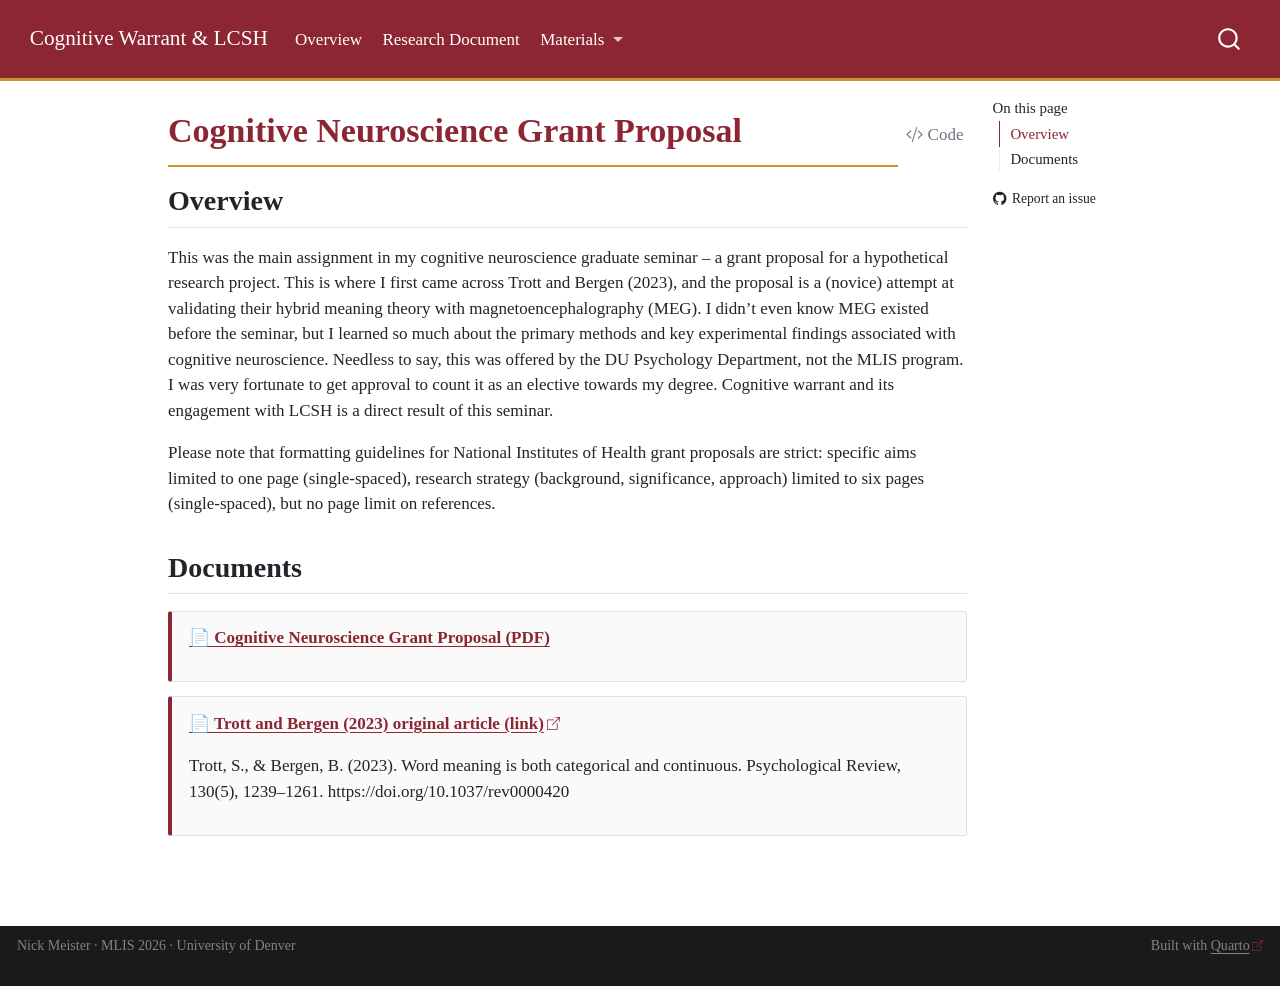
<file: docs/pages/grant-proposal.html>
<!DOCTYPE html>
<html xmlns="http://www.w3.org/1999/xhtml" lang="en" xml:lang="en"><head>

<meta charset="utf-8">
<meta name="generator" content="quarto-1.9.38">

<meta name="viewport" content="width=device-width, initial-scale=1.0, user-scalable=yes">


<title>Cognitive Neuroscience Grant Proposal – Cognitive Warrant &amp; LCSH: Research Hub</title>
<style>
/* Default styles provided by pandoc.
** See https://pandoc.org/MANUAL.html#variables-for-html for config info.
*/
code{white-space: pre-wrap;}
span.smallcaps{font-variant: small-caps;}
div.columns{display: flex; gap: min(4vw, 1.5em);}
div.column{flex: auto; overflow-x: auto;}
div.hanging-indent{margin-left: 1.5em; text-indent: -1.5em;}
ul.task-list{list-style: none;}
ul.task-list li input[type="checkbox"] {
  width: 0.8em;
  margin: 0 0.8em 0.2em -1em; /* quarto-specific, see https://github.com/quarto-dev/quarto-cli/issues/4556 */ 
  vertical-align: middle;
}
/* CSS for syntax highlighting */
html { -webkit-text-size-adjust: 100%; }
pre > code.sourceCode { white-space: pre; position: relative; }
pre > code.sourceCode > span { display: inline-block; line-height: 1.25; }
pre > code.sourceCode > span:empty { height: 1.2em; }
.sourceCode { overflow: visible; }
code.sourceCode > span { color: inherit; text-decoration: inherit; }
div.sourceCode { margin: 1em 0; }
pre.sourceCode { margin: 0; }
@media screen {
div.sourceCode { overflow: auto; }
}
@media print {
pre > code.sourceCode { white-space: pre-wrap; }
pre > code.sourceCode > span { text-indent: -5em; padding-left: 5em; }
}
pre.numberSource code
  { counter-reset: source-line 0; }
pre.numberSource code > span
  { position: relative; left: -4em; counter-increment: source-line; }
pre.numberSource code > span > a:first-child::before
  { content: counter(source-line);
    position: relative; left: -1em; text-align: right; vertical-align: baseline;
    border: none; display: inline-block;
    -webkit-touch-callout: none; -webkit-user-select: none;
    -khtml-user-select: none; -moz-user-select: none;
    -ms-user-select: none; user-select: none;
    padding: 0 4px; width: 4em;
  }
pre.numberSource { margin-left: 3em;  padding-left: 4px; }
div.sourceCode
  {   }
@media screen {
pre > code.sourceCode > span > a:first-child::before { text-decoration: underline; }
}
</style>


<script src="../site_libs/quarto-nav/quarto-nav.js"></script>
<script src="../site_libs/quarto-nav/headroom.min.js"></script>
<script src="../site_libs/clipboard/clipboard.min.js"></script>
<script src="../site_libs/quarto-search/autocomplete.umd.js"></script>
<script src="../site_libs/quarto-search/fuse.min.js"></script>
<script src="../site_libs/quarto-search/quarto-search.js"></script>
<meta name="quarto:offset" content="../">
<link href="../assets/img/favicon.png" rel="icon" type="image/png">
<script src="../site_libs/quarto-html/quarto.js" type="module"></script>
<script src="../site_libs/quarto-html/tabsets/tabsets.js" type="module"></script>
<script src="../site_libs/quarto-html/popper.min.js"></script>
<script src="../site_libs/quarto-html/tippy.umd.min.js"></script>
<script src="../site_libs/quarto-html/anchor.min.js"></script>
<link href="../site_libs/quarto-html/tippy.css" rel="stylesheet">
<link href="../site_libs/quarto-html/quarto-syntax-highlighting-de63f62b328812d8e578a4d74e282472.css" rel="stylesheet" id="quarto-text-highlighting-styles">
<script src="../site_libs/bootstrap/bootstrap.min.js"></script>
<link href="../site_libs/bootstrap/bootstrap-icons.css" rel="stylesheet">
<link href="../site_libs/bootstrap/bootstrap-5c095410065b229b6694b9f661c4a6af.min.css" rel="stylesheet" append-hash="true" id="quarto-bootstrap" data-mode="light">
<script id="quarto-search-options" type="application/json">{
  "location": "navbar",
  "copy-button": false,
  "collapse-after": 3,
  "panel-placement": "end",
  "type": "overlay",
  "limit": 50,
  "keyboard-shortcut": [
    "f",
    "/",
    "s"
  ],
  "show-item-context": false,
  "language": {
    "search-no-results-text": "No results",
    "search-matching-documents-text": "matching documents",
    "search-copy-link-title": "Copy link to search",
    "search-hide-matches-text": "Hide additional matches",
    "search-more-match-text": "more match in this document",
    "search-more-matches-text": "more matches in this document",
    "search-clear-button-title": "Clear",
    "search-text-placeholder": "",
    "search-detached-cancel-button-title": "Cancel",
    "search-submit-button-title": "Submit",
    "search-label": "Search"
  }
}</script>
<style>html{ scroll-behavior: smooth; }</style>


</head>

<body class="nav-fixed quarto-light">

<div id="quarto-search-results"></div>
  <header id="quarto-header" class="headroom fixed-top">
    <nav class="navbar navbar-expand-lg " data-bs-theme="dark">
      <div class="navbar-container container-fluid">
      <div class="navbar-brand-container mx-auto">
    <a class="navbar-brand" href="../index.html">
    <span class="navbar-title">Cognitive Warrant &amp; LCSH</span>
    </a>
  </div>
            <div id="quarto-search" class="" title="Search"></div>
          <button class="navbar-toggler" type="button" data-bs-toggle="collapse" data-bs-target="#navbarCollapse" aria-controls="navbarCollapse" role="menu" aria-expanded="false" aria-label="Toggle navigation" onclick="if (window.quartoToggleHeadroom) { window.quartoToggleHeadroom(); }">
  <span class="navbar-toggler-icon"></span>
</button>
          <div class="collapse navbar-collapse" id="navbarCollapse">
            <ul class="navbar-nav navbar-nav-scroll me-auto">
  <li class="nav-item">
    <a class="nav-link" href="../index.html"> 
<span class="menu-text">Overview</span></a>
  </li>  
  <li class="nav-item">
    <a class="nav-link" href="../pages/manuscript.html"> 
<span class="menu-text">Research Document</span></a>
  </li>  
  <li class="nav-item dropdown ">
    <a class="nav-link dropdown-toggle" href="#" id="nav-menu-materials" role="link" data-bs-toggle="dropdown" aria-expanded="false">
 <span class="menu-text">Materials</span>
    </a>
    <ul class="dropdown-menu" aria-labelledby="nav-menu-materials">    
        <li>
    <a class="dropdown-item" href="../pages/irb.html">
 <span class="dropdown-text">IRB Packet</span></a>
  </li>  
        <li>
    <a class="dropdown-item" href="../pages/presentation.html">
 <span class="dropdown-text">Presentation</span></a>
  </li>  
        <li>
    <a class="dropdown-item" href="../pages/cognitive-warrant-pipeline.html">
 <span class="dropdown-text">Analytic Pipeline</span></a>
  </li>  
    </ul>
  </li>
</ul>
          </div> <!-- /navcollapse -->
            <div class="quarto-navbar-tools">
</div>
      </div> <!-- /container-fluid -->
    </nav>
</header>
<!-- content -->
<div id="quarto-content" class="quarto-container page-columns page-rows-contents page-layout-article page-navbar">
<!-- sidebar -->
<!-- margin-sidebar -->
    <div id="quarto-margin-sidebar" class="sidebar margin-sidebar">
        <nav id="TOC" role="doc-toc" class="toc-active">
    <h2 id="toc-title">On this page</h2>
   
  <ul>
  <li><a href="#overview" id="toc-overview" class="nav-link active" data-scroll-target="#overview">Overview</a></li>
  <li><a href="#documents" id="toc-documents" class="nav-link" data-scroll-target="#documents">Documents</a></li>
  </ul>
<div class="toc-actions"><ul><li><a href="https://github.com/nicholasmeister/cognitive-warrant/issues/new" class="toc-action"><i class="bi bi-github"></i>Report an issue</a></li></ul></div></nav>
    </div>
<!-- main -->
<main class="content" id="quarto-document-content">

<header id="title-block-header" class="quarto-title-block default">
<div class="quarto-title">
<div class="quarto-title-block"><div><h1 class="title">Cognitive Neuroscience Grant Proposal</h1><button type="button" class="btn code-tools-button" id="quarto-code-tools-source"><i class="bi"></i> Code</button></div></div>
</div>



<div class="quarto-title-meta">

    
  
    
  </div>
  


</header>


<section id="overview" class="level2">
<h2 class="anchored" data-anchor-id="overview">Overview</h2>
<p>This was the main assignment in my cognitive neuroscience graduate seminar – a grant proposal for a hypothetical research project. This is where I first came across Trott and Bergen (2023), and the proposal is a (novice) attempt at validating their hybrid meaning theory with magnetoencephalography (MEG). I didn’t even know MEG existed before the seminar, but I learned so much about the primary methods and key experimental findings associated with cognitive neuroscience. Needless to say, this was offered by the DU Psychology Department, not the MLIS program. I was very fortunate to get approval to count it as an elective towards my degree. Cognitive warrant and its engagement with LCSH is a direct result of this seminar.</p>
<p>Please note that formatting guidelines for National Institutes of Health grant proposals are strict: specific aims limited to one page (single-spaced), research strategy (background, significance, approach) limited to six pages (single-spaced), but no page limit on references.</p>
</section>
<section id="documents" class="level2">
<h2 class="anchored" data-anchor-id="documents">Documents</h2>
<div class="file-card">
<p><a href="../assets/pdf/meister_cog_neuro_grant_proposal.pdf">📄 Cognitive Neuroscience Grant Proposal (PDF)</a></p>
</div>
<div class="file-card">
<p><a href="https://psycnet.apa.org/doiLanding?doi=10.1037%2Frev0000420">📄 Trott and Bergen (2023) original article (link)</a></p>
<p>Trott, S., &amp; Bergen, B. (2023). Word meaning is both categorical and continuous. Psychological Review, 130(5), 1239–1261. https://doi.org/10.1037/rev0000420</p>
</div>


<!-- -->

</section>

</main> <!-- /main -->
<script id="quarto-html-after-body" type="application/javascript">
  window.document.addEventListener("DOMContentLoaded", function (event) {
    const icon = "";
    const anchorJS = new window.AnchorJS();
    anchorJS.options = {
      placement: 'right',
      icon: icon
    };
    anchorJS.add('.anchored');
    const isCodeAnnotation = (el) => {
      for (const clz of el.classList) {
        if (clz.startsWith('code-annotation-')) {                     
          return true;
        }
      }
      return false;
    }
    const onCopySuccess = function(e) {
      // button target
      const button = e.trigger;
      // don't keep focus
      button.blur();
      // flash "checked"
      button.classList.add('code-copy-button-checked');
      var currentTitle = button.getAttribute("title");
      button.setAttribute("title", "Copied!");
      let tooltip;
      if (window.bootstrap) {
        button.setAttribute("data-bs-toggle", "tooltip");
        button.setAttribute("data-bs-placement", "left");
        button.setAttribute("data-bs-title", "Copied!");
        tooltip = new bootstrap.Tooltip(button, 
          { trigger: "manual", 
            customClass: "code-copy-button-tooltip",
            offset: [0, -8]});
        tooltip.show();    
      }
      setTimeout(function() {
        if (tooltip) {
          tooltip.hide();
          button.removeAttribute("data-bs-title");
          button.removeAttribute("data-bs-toggle");
          button.removeAttribute("data-bs-placement");
        }
        button.setAttribute("title", currentTitle);
        button.classList.remove('code-copy-button-checked');
      }, 1000);
      // clear code selection
      e.clearSelection();
    }
    const getTextToCopy = function(trigger) {
      const outerScaffold = trigger.parentElement.cloneNode(true);
      const codeEl = outerScaffold.querySelector('code');
      for (const childEl of codeEl.children) {
        if (isCodeAnnotation(childEl)) {
          childEl.remove();
        }
      }
      return codeEl.innerText;
    }
    const clipboard = new window.ClipboardJS('.code-copy-button:not([data-in-quarto-modal])', {
      text: getTextToCopy
    });
    clipboard.on('success', onCopySuccess);
    if (window.document.getElementById('quarto-embedded-source-code-modal')) {
      const clipboardModal = new window.ClipboardJS('.code-copy-button[data-in-quarto-modal]', {
        text: getTextToCopy,
        container: window.document.getElementById('quarto-embedded-source-code-modal')
      });
      clipboardModal.on('success', onCopySuccess);
    }
    const viewSource = window.document.getElementById('quarto-view-source') ||
                       window.document.getElementById('quarto-code-tools-source');
    if (viewSource) {
      const sourceUrl = viewSource.getAttribute("data-quarto-source-url");
      viewSource.addEventListener("click", function(e) {
        if (sourceUrl) {
          // rstudio viewer pane
          if (/\bcapabilities=\b/.test(window.location)) {
            window.open(sourceUrl);
          } else {
            window.location.href = sourceUrl;
          }
        } else {
          const modal = new bootstrap.Modal(document.getElementById('quarto-embedded-source-code-modal'));
          modal.show();
        }
        return false;
      });
    }
    function toggleCodeHandler(show) {
      return function(e) {
        const detailsSrc = window.document.querySelectorAll(".cell > details > .sourceCode");
        for (let i=0; i<detailsSrc.length; i++) {
          const details = detailsSrc[i].parentElement;
          if (show) {
            details.open = true;
          } else {
            details.removeAttribute("open");
          }
        }
        const cellCodeDivs = window.document.querySelectorAll(".cell > .sourceCode");
        const fromCls = show ? "hidden" : "unhidden";
        const toCls = show ? "unhidden" : "hidden";
        for (let i=0; i<cellCodeDivs.length; i++) {
          const codeDiv = cellCodeDivs[i];
          if (codeDiv.classList.contains(fromCls)) {
            codeDiv.classList.remove(fromCls);
            codeDiv.classList.add(toCls);
          } 
        }
        return false;
      }
    }
    const hideAllCode = window.document.getElementById("quarto-hide-all-code");
    if (hideAllCode) {
      hideAllCode.addEventListener("click", toggleCodeHandler(false));
    }
    const showAllCode = window.document.getElementById("quarto-show-all-code");
    if (showAllCode) {
      showAllCode.addEventListener("click", toggleCodeHandler(true));
    }
      var localhostRegex = new RegExp(/^(?:http|https):\/\/localhost\:?[0-9]*\//);
      var mailtoRegex = new RegExp(/^mailto:/);
        var filterRegex = new RegExp('/' + window.location.host + '/');
      var isInternal = (href) => {
          return filterRegex.test(href) || localhostRegex.test(href) || mailtoRegex.test(href);
      }
      // Inspect non-navigation links and adorn them if external
     var links = window.document.querySelectorAll('a[href]:not(.nav-link):not(.navbar-brand):not(.toc-action):not(.sidebar-link):not(.sidebar-item-toggle):not(.pagination-link):not(.no-external):not([aria-hidden]):not(.dropdown-item):not(.quarto-navigation-tool):not(.about-link)');
      for (var i=0; i<links.length; i++) {
        const link = links[i];
        if (!isInternal(link.href)) {
          // undo the damage that might have been done by quarto-nav.js in the case of
          // links that we want to consider external
          if (link.dataset.originalHref !== undefined) {
            link.href = link.dataset.originalHref;
          }
            // target, if specified
            link.setAttribute("target", "_blank");
            if (link.getAttribute("rel") === null) {
              link.setAttribute("rel", "noopener");
            }
            // default icon
            link.classList.add("external");
        }
      }
    function tippyHover(el, contentFn, onTriggerFn, onUntriggerFn) {
      const config = {
        allowHTML: true,
        maxWidth: 500,
        delay: 100,
        arrow: false,
        appendTo: function(el) {
            return el.parentElement;
        },
        interactive: true,
        interactiveBorder: 10,
        theme: 'quarto',
        placement: 'bottom-start',
      };
      if (contentFn) {
        config.content = contentFn;
      }
      if (onTriggerFn) {
        config.onTrigger = onTriggerFn;
      }
      if (onUntriggerFn) {
        config.onUntrigger = onUntriggerFn;
      }
      window.tippy(el, config); 
    }
    const noterefs = window.document.querySelectorAll('a[role="doc-noteref"]');
    for (var i=0; i<noterefs.length; i++) {
      const ref = noterefs[i];
      tippyHover(ref, function() {
        // use id or data attribute instead here
        let href = ref.getAttribute('data-footnote-href') || ref.getAttribute('href');
        try { href = new URL(href).hash; } catch {}
        const id = href.replace(/^#\/?/, "");
        const note = window.document.getElementById(id);
        if (note) {
          return note.innerHTML;
        } else {
          return "";
        }
      });
    }
    const xrefs = window.document.querySelectorAll('a.quarto-xref');
    const processXRef = (id, note) => {
      // Strip column container classes
      const stripColumnClz = (el) => {
        el.classList.remove("page-full", "page-columns");
        if (el.children) {
          for (const child of el.children) {
            stripColumnClz(child);
          }
        }
      }
      stripColumnClz(note)
      if (id === null || id.startsWith('sec-')) {
        // Special case sections, only their first couple elements
        const container = document.createElement("div");
        if (note.children && note.children.length > 2) {
          container.appendChild(note.children[0].cloneNode(true));
          for (let i = 1; i < note.children.length; i++) {
            const child = note.children[i];
            if (child.tagName === "P" && child.innerText === "") {
              continue;
            } else {
              container.appendChild(child.cloneNode(true));
              break;
            }
          }
          if (window.Quarto?.typesetMath) {
            window.Quarto.typesetMath(container);
          }
          return container.innerHTML
        } else {
          if (window.Quarto?.typesetMath) {
            window.Quarto.typesetMath(note);
          }
          return note.innerHTML;
        }
      } else {
        // Remove any anchor links if they are present
        const anchorLink = note.querySelector('a.anchorjs-link');
        if (anchorLink) {
          anchorLink.remove();
        }
        if (window.Quarto?.typesetMath) {
          window.Quarto.typesetMath(note);
        }
        if (note.classList.contains("callout")) {
          return note.outerHTML;
        } else {
          return note.innerHTML;
        }
      }
    }
    for (var i=0; i<xrefs.length; i++) {
      const xref = xrefs[i];
      tippyHover(xref, undefined, function(instance) {
        instance.disable();
        let url = xref.getAttribute('href');
        let hash = undefined; 
        if (url.startsWith('#')) {
          hash = url;
        } else {
          try { hash = new URL(url).hash; } catch {}
        }
        if (hash) {
          const id = hash.replace(/^#\/?/, "");
          const note = window.document.getElementById(id);
          if (note !== null) {
            try {
              const html = processXRef(id, note.cloneNode(true));
              instance.setContent(html);
            } finally {
              instance.enable();
              instance.show();
            }
          } else {
            // See if we can fetch this
            fetch(url.split('#')[0])
            .then(res => res.text())
            .then(html => {
              const parser = new DOMParser();
              const htmlDoc = parser.parseFromString(html, "text/html");
              const note = htmlDoc.getElementById(id);
              if (note !== null) {
                const html = processXRef(id, note);
                instance.setContent(html);
              } 
            }).finally(() => {
              instance.enable();
              instance.show();
            });
          }
        } else {
          // See if we can fetch a full url (with no hash to target)
          // This is a special case and we should probably do some content thinning / targeting
          fetch(url)
          .then(res => res.text())
          .then(html => {
            const parser = new DOMParser();
            const htmlDoc = parser.parseFromString(html, "text/html");
            const note = htmlDoc.querySelector('main.content');
            if (note !== null) {
              // This should only happen for chapter cross references
              // (since there is no id in the URL)
              // remove the first header
              if (note.children.length > 0 && note.children[0].tagName === "HEADER") {
                note.children[0].remove();
              }
              const html = processXRef(null, note);
              instance.setContent(html);
            } 
          }).finally(() => {
            instance.enable();
            instance.show();
          });
        }
      }, function(instance) {
      });
    }
        let selectedAnnoteEl;
        const selectorForAnnotation = ( cell, annotation) => {
          let cellAttr = 'data-code-cell="' + cell + '"';
          let lineAttr = 'data-code-annotation="' +  annotation + '"';
          const selector = 'span[' + cellAttr + '][' + lineAttr + ']';
          return selector;
        }
        const selectCodeLines = (annoteEl) => {
          const doc = window.document;
          const targetCell = annoteEl.getAttribute("data-target-cell");
          const targetAnnotation = annoteEl.getAttribute("data-target-annotation");
          const annoteSpan = window.document.querySelector(selectorForAnnotation(targetCell, targetAnnotation));
          const lines = annoteSpan.getAttribute("data-code-lines").split(",");
          const lineIds = lines.map((line) => {
            return targetCell + "-" + line;
          })
          let top = null;
          let height = null;
          let parent = null;
          if (lineIds.length > 0) {
              //compute the position of the single el (top and bottom and make a div)
              const el = window.document.getElementById(lineIds[0]);
              top = el.offsetTop;
              height = el.offsetHeight;
              parent = el.parentElement.parentElement;
            if (lineIds.length > 1) {
              const lastEl = window.document.getElementById(lineIds[lineIds.length - 1]);
              const bottom = lastEl.offsetTop + lastEl.offsetHeight;
              height = bottom - top;
            }
            if (top !== null && height !== null && parent !== null) {
              // cook up a div (if necessary) and position it 
              let div = window.document.getElementById("code-annotation-line-highlight");
              if (div === null) {
                div = window.document.createElement("div");
                div.setAttribute("id", "code-annotation-line-highlight");
                div.style.position = 'absolute';
                parent.appendChild(div);
              }
              div.style.top = top - 2 + "px";
              div.style.height = height + 4 + "px";
              div.style.left = 0;
              let gutterDiv = window.document.getElementById("code-annotation-line-highlight-gutter");
              if (gutterDiv === null) {
                gutterDiv = window.document.createElement("div");
                gutterDiv.setAttribute("id", "code-annotation-line-highlight-gutter");
                gutterDiv.style.position = 'absolute';
                const codeCell = window.document.getElementById(targetCell);
                const gutter = codeCell.querySelector('.code-annotation-gutter');
                gutter.appendChild(gutterDiv);
              }
              gutterDiv.style.top = top - 2 + "px";
              gutterDiv.style.height = height + 4 + "px";
            }
            selectedAnnoteEl = annoteEl;
          }
        };
        const unselectCodeLines = () => {
          const elementsIds = ["code-annotation-line-highlight", "code-annotation-line-highlight-gutter"];
          elementsIds.forEach((elId) => {
            const div = window.document.getElementById(elId);
            if (div) {
              div.remove();
            }
          });
          selectedAnnoteEl = undefined;
        };
          // Handle positioning of the toggle
      window.addEventListener(
        "resize",
        throttle(() => {
          elRect = undefined;
          if (selectedAnnoteEl) {
            selectCodeLines(selectedAnnoteEl);
          }
        }, 10)
      );
      function throttle(fn, ms) {
      let throttle = false;
      let timer;
        return (...args) => {
          if(!throttle) { // first call gets through
              fn.apply(this, args);
              throttle = true;
          } else { // all the others get throttled
              if(timer) clearTimeout(timer); // cancel #2
              timer = setTimeout(() => {
                fn.apply(this, args);
                timer = throttle = false;
              }, ms);
          }
        };
      }
        // Attach click handler to the DT
        const annoteDls = window.document.querySelectorAll('dt[data-target-cell]');
        for (const annoteDlNode of annoteDls) {
          annoteDlNode.addEventListener('click', (event) => {
            const clickedEl = event.target;
            if (clickedEl !== selectedAnnoteEl) {
              unselectCodeLines();
              const activeEl = window.document.querySelector('dt[data-target-cell].code-annotation-active');
              if (activeEl) {
                activeEl.classList.remove('code-annotation-active');
              }
              selectCodeLines(clickedEl);
              clickedEl.classList.add('code-annotation-active');
            } else {
              // Unselect the line
              unselectCodeLines();
              clickedEl.classList.remove('code-annotation-active');
            }
          });
        }
    const findCites = (el) => {
      const parentEl = el.parentElement;
      if (parentEl) {
        const cites = parentEl.dataset.cites;
        if (cites) {
          return {
            el,
            cites: cites.split(' ')
          };
        } else {
          return findCites(el.parentElement)
        }
      } else {
        return undefined;
      }
    };
    var bibliorefs = window.document.querySelectorAll('a[role="doc-biblioref"]');
    for (var i=0; i<bibliorefs.length; i++) {
      const ref = bibliorefs[i];
      const citeInfo = findCites(ref);
      if (citeInfo) {
        tippyHover(citeInfo.el, function() {
          var popup = window.document.createElement('div');
          citeInfo.cites.forEach(function(cite) {
            var citeDiv = window.document.createElement('div');
            citeDiv.classList.add('hanging-indent');
            citeDiv.classList.add('csl-entry');
            var biblioDiv = window.document.getElementById('ref-' + cite);
            if (biblioDiv) {
              citeDiv.innerHTML = biblioDiv.innerHTML;
            }
            popup.appendChild(citeDiv);
          });
          return popup.innerHTML;
        });
      }
    }
  });
  </script><div class="modal fade" id="quarto-embedded-source-code-modal" tabindex="-1" aria-labelledby="quarto-embedded-source-code-modal-label" aria-hidden="true"><div class="modal-dialog modal-dialog-scrollable"><div class="modal-content"><div class="modal-header"><h5 class="modal-title" id="quarto-embedded-source-code-modal-label">Source Code</h5><button class="btn-close" data-bs-dismiss="modal"></button></div><div class="modal-body"><div class="">
<div class="code-copy-outer-scaffold"><div class="sourceCode" id="cb1" data-shortcodes="false"><pre class="sourceCode markdown code-with-copy"><code class="sourceCode markdown"><span id="cb1-1"><a href="#cb1-1" aria-hidden="true" tabindex="-1"></a><span class="co">---</span></span>
<span id="cb1-2"><a href="#cb1-2" aria-hidden="true" tabindex="-1"></a><span class="an">title:</span><span class="co"> "Cognitive Neuroscience Grant Proposal"</span></span>
<span id="cb1-3"><a href="#cb1-3" aria-hidden="true" tabindex="-1"></a><span class="co">---</span></span>
<span id="cb1-4"><a href="#cb1-4" aria-hidden="true" tabindex="-1"></a></span>
<span id="cb1-5"><a href="#cb1-5" aria-hidden="true" tabindex="-1"></a><span class="fu">## Overview</span></span>
<span id="cb1-6"><a href="#cb1-6" aria-hidden="true" tabindex="-1"></a></span>
<span id="cb1-7"><a href="#cb1-7" aria-hidden="true" tabindex="-1"></a>This was the main assignment in my cognitive neuroscience graduate seminar -- a grant proposal for a hypothetical research project. This is where I first came across Trott and Bergen (2023), and the proposal is a (novice) attempt at validating their hybrid meaning theory with magnetoencephalography (MEG). I didn't even know MEG existed before the seminar, but I learned so much about the primary methods and key experimental findings associated with cognitive neuroscience. Needless to say, this was offered by the DU Psychology Department, not the MLIS program. I was very fortunate to get approval to count it as an elective towards my degree. Cognitive warrant and its engagement with LCSH is a direct result of this seminar. </span>
<span id="cb1-8"><a href="#cb1-8" aria-hidden="true" tabindex="-1"></a></span>
<span id="cb1-9"><a href="#cb1-9" aria-hidden="true" tabindex="-1"></a>Please note that formatting guidelines for National Institutes of Health grant proposals are strict: specific aims limited to one page (single-spaced), research strategy (background, significance, approach) limited to six pages (single-spaced), but no page limit on references.</span>
<span id="cb1-10"><a href="#cb1-10" aria-hidden="true" tabindex="-1"></a></span>
<span id="cb1-11"><a href="#cb1-11" aria-hidden="true" tabindex="-1"></a><span class="fu">## Documents</span></span>
<span id="cb1-12"><a href="#cb1-12" aria-hidden="true" tabindex="-1"></a></span>
<span id="cb1-13"><a href="#cb1-13" aria-hidden="true" tabindex="-1"></a>::: {.file-card}</span>
<span id="cb1-14"><a href="#cb1-14" aria-hidden="true" tabindex="-1"></a><span class="co">[</span><span class="ot">📄 Cognitive Neuroscience Grant Proposal (PDF)</span><span class="co">](../assets/pdf/meister_cog_neuro_grant_proposal.pdf)</span></span>
<span id="cb1-15"><a href="#cb1-15" aria-hidden="true" tabindex="-1"></a>:::</span>
<span id="cb1-16"><a href="#cb1-16" aria-hidden="true" tabindex="-1"></a></span>
<span id="cb1-17"><a href="#cb1-17" aria-hidden="true" tabindex="-1"></a>::: {.file-card}</span>
<span id="cb1-18"><a href="#cb1-18" aria-hidden="true" tabindex="-1"></a><span class="co">[</span><span class="ot">📄 Trott and Bergen (2023) original article (link)</span><span class="co">](https://psycnet.apa.org/doiLanding?doi=10.1037%2Frev0000420)</span></span>
<span id="cb1-19"><a href="#cb1-19" aria-hidden="true" tabindex="-1"></a></span>
<span id="cb1-20"><a href="#cb1-20" aria-hidden="true" tabindex="-1"></a>Trott, S., &amp; Bergen, B. (2023). Word meaning is both categorical and continuous. Psychological Review, 130(5), 1239–1261. https://doi.org/10.1037/rev0000420</span>
<span id="cb1-21"><a href="#cb1-21" aria-hidden="true" tabindex="-1"></a>:::</span>
<span id="cb1-22"><a href="#cb1-22" aria-hidden="true" tabindex="-1"></a></span>
<span id="cb1-23"><a href="#cb1-23" aria-hidden="true" tabindex="-1"></a></span>
<span id="cb1-24"><a href="#cb1-24" aria-hidden="true" tabindex="-1"></a></span></code></pre></div><button title="Copy to Clipboard" class="code-copy-button" data-in-quarto-modal=""><i class="bi"></i></button></div>
</div></div></div></div></div>
</div> <!-- /content -->
<footer class="footer">
  <div class="nav-footer">
    <div class="nav-footer-left">
<p>Nick Meister · MLIS 2026 · University of Denver</p>
</div>   
    <div class="nav-footer-center">
      &nbsp;
    <div class="toc-actions d-sm-block d-md-none"><ul><li><a href="https://github.com/nicholasmeister/cognitive-warrant/issues/new" class="toc-action"><i class="bi bi-github"></i>Report an issue</a></li></ul></div></div>
    <div class="nav-footer-right">
<p>Built with <a href="https://quarto.org">Quarto</a></p>
</div>
  </div>
</footer>




<script src="../site_libs/quarto-html/zenscroll-min.js"></script>
</body></html>
</file>
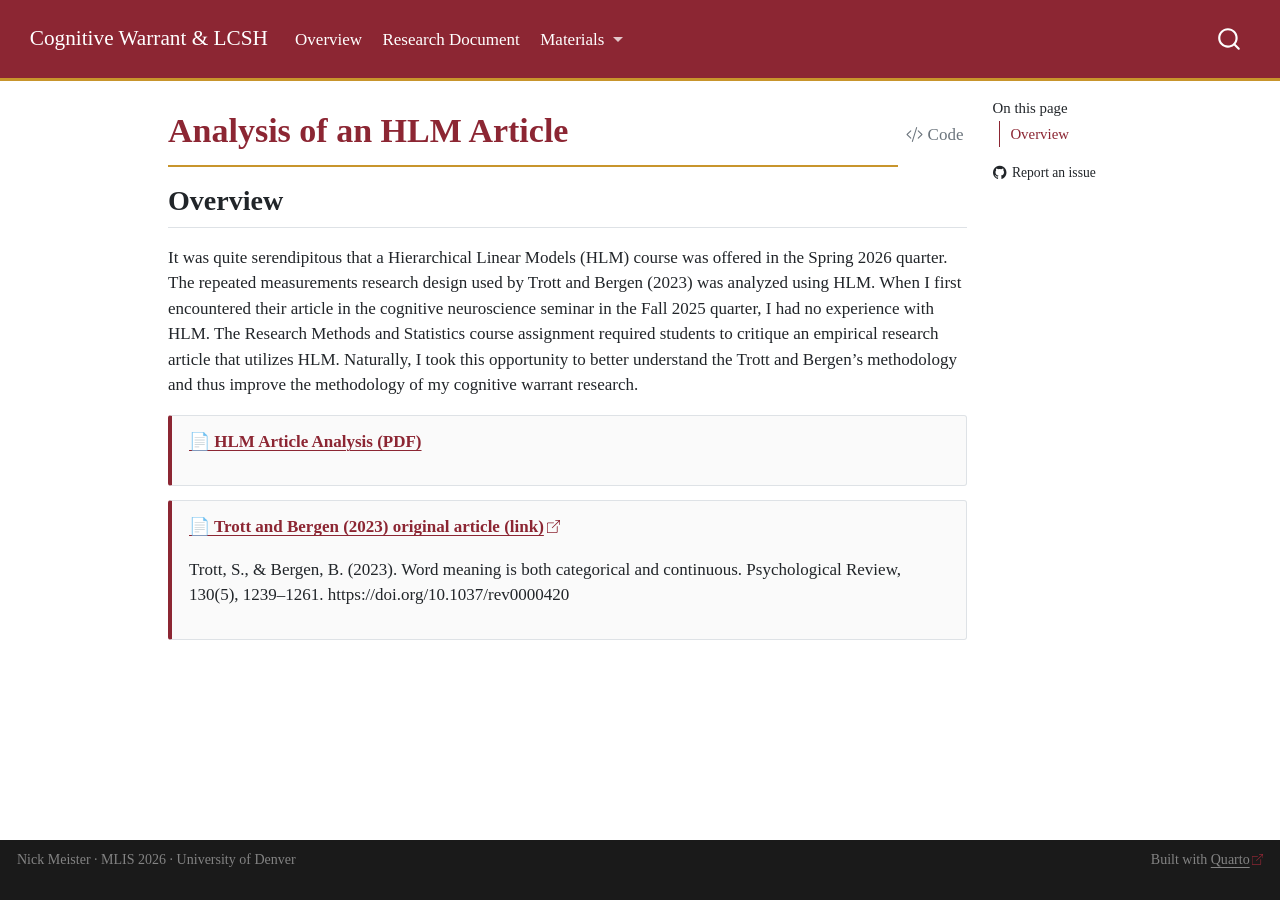
<file: docs/pages/hlm-analysis.html>
<!DOCTYPE html>
<html xmlns="http://www.w3.org/1999/xhtml" lang="en" xml:lang="en"><head>

<meta charset="utf-8">
<meta name="generator" content="quarto-1.9.38">

<meta name="viewport" content="width=device-width, initial-scale=1.0, user-scalable=yes">


<title>Analysis of an HLM Article – Cognitive Warrant &amp; LCSH: Research Hub</title>
<style>
/* Default styles provided by pandoc.
** See https://pandoc.org/MANUAL.html#variables-for-html for config info.
*/
code{white-space: pre-wrap;}
span.smallcaps{font-variant: small-caps;}
div.columns{display: flex; gap: min(4vw, 1.5em);}
div.column{flex: auto; overflow-x: auto;}
div.hanging-indent{margin-left: 1.5em; text-indent: -1.5em;}
ul.task-list{list-style: none;}
ul.task-list li input[type="checkbox"] {
  width: 0.8em;
  margin: 0 0.8em 0.2em -1em; /* quarto-specific, see https://github.com/quarto-dev/quarto-cli/issues/4556 */ 
  vertical-align: middle;
}
/* CSS for syntax highlighting */
html { -webkit-text-size-adjust: 100%; }
pre > code.sourceCode { white-space: pre; position: relative; }
pre > code.sourceCode > span { display: inline-block; line-height: 1.25; }
pre > code.sourceCode > span:empty { height: 1.2em; }
.sourceCode { overflow: visible; }
code.sourceCode > span { color: inherit; text-decoration: inherit; }
div.sourceCode { margin: 1em 0; }
pre.sourceCode { margin: 0; }
@media screen {
div.sourceCode { overflow: auto; }
}
@media print {
pre > code.sourceCode { white-space: pre-wrap; }
pre > code.sourceCode > span { text-indent: -5em; padding-left: 5em; }
}
pre.numberSource code
  { counter-reset: source-line 0; }
pre.numberSource code > span
  { position: relative; left: -4em; counter-increment: source-line; }
pre.numberSource code > span > a:first-child::before
  { content: counter(source-line);
    position: relative; left: -1em; text-align: right; vertical-align: baseline;
    border: none; display: inline-block;
    -webkit-touch-callout: none; -webkit-user-select: none;
    -khtml-user-select: none; -moz-user-select: none;
    -ms-user-select: none; user-select: none;
    padding: 0 4px; width: 4em;
  }
pre.numberSource { margin-left: 3em;  padding-left: 4px; }
div.sourceCode
  {   }
@media screen {
pre > code.sourceCode > span > a:first-child::before { text-decoration: underline; }
}
</style>


<script src="../site_libs/quarto-nav/quarto-nav.js"></script>
<script src="../site_libs/quarto-nav/headroom.min.js"></script>
<script src="../site_libs/clipboard/clipboard.min.js"></script>
<script src="../site_libs/quarto-search/autocomplete.umd.js"></script>
<script src="../site_libs/quarto-search/fuse.min.js"></script>
<script src="../site_libs/quarto-search/quarto-search.js"></script>
<meta name="quarto:offset" content="../">
<link href="../assets/img/favicon.png" rel="icon" type="image/png">
<script src="../site_libs/quarto-html/quarto.js" type="module"></script>
<script src="../site_libs/quarto-html/tabsets/tabsets.js" type="module"></script>
<script src="../site_libs/quarto-html/popper.min.js"></script>
<script src="../site_libs/quarto-html/tippy.umd.min.js"></script>
<script src="../site_libs/quarto-html/anchor.min.js"></script>
<link href="../site_libs/quarto-html/tippy.css" rel="stylesheet">
<link href="../site_libs/quarto-html/quarto-syntax-highlighting-de63f62b328812d8e578a4d74e282472.css" rel="stylesheet" id="quarto-text-highlighting-styles">
<script src="../site_libs/bootstrap/bootstrap.min.js"></script>
<link href="../site_libs/bootstrap/bootstrap-icons.css" rel="stylesheet">
<link href="../site_libs/bootstrap/bootstrap-5c095410065b229b6694b9f661c4a6af.min.css" rel="stylesheet" append-hash="true" id="quarto-bootstrap" data-mode="light">
<script id="quarto-search-options" type="application/json">{
  "location": "navbar",
  "copy-button": false,
  "collapse-after": 3,
  "panel-placement": "end",
  "type": "overlay",
  "limit": 50,
  "keyboard-shortcut": [
    "f",
    "/",
    "s"
  ],
  "show-item-context": false,
  "language": {
    "search-no-results-text": "No results",
    "search-matching-documents-text": "matching documents",
    "search-copy-link-title": "Copy link to search",
    "search-hide-matches-text": "Hide additional matches",
    "search-more-match-text": "more match in this document",
    "search-more-matches-text": "more matches in this document",
    "search-clear-button-title": "Clear",
    "search-text-placeholder": "",
    "search-detached-cancel-button-title": "Cancel",
    "search-submit-button-title": "Submit",
    "search-label": "Search"
  }
}</script>
<style>html{ scroll-behavior: smooth; }</style>


</head>

<body class="nav-fixed quarto-light">

<div id="quarto-search-results"></div>
  <header id="quarto-header" class="headroom fixed-top">
    <nav class="navbar navbar-expand-lg " data-bs-theme="dark">
      <div class="navbar-container container-fluid">
      <div class="navbar-brand-container mx-auto">
    <a class="navbar-brand" href="../index.html">
    <span class="navbar-title">Cognitive Warrant &amp; LCSH</span>
    </a>
  </div>
            <div id="quarto-search" class="" title="Search"></div>
          <button class="navbar-toggler" type="button" data-bs-toggle="collapse" data-bs-target="#navbarCollapse" aria-controls="navbarCollapse" role="menu" aria-expanded="false" aria-label="Toggle navigation" onclick="if (window.quartoToggleHeadroom) { window.quartoToggleHeadroom(); }">
  <span class="navbar-toggler-icon"></span>
</button>
          <div class="collapse navbar-collapse" id="navbarCollapse">
            <ul class="navbar-nav navbar-nav-scroll me-auto">
  <li class="nav-item">
    <a class="nav-link" href="../index.html"> 
<span class="menu-text">Overview</span></a>
  </li>  
  <li class="nav-item">
    <a class="nav-link" href="../pages/manuscript.html"> 
<span class="menu-text">Research Document</span></a>
  </li>  
  <li class="nav-item dropdown ">
    <a class="nav-link dropdown-toggle" href="#" id="nav-menu-materials" role="link" data-bs-toggle="dropdown" aria-expanded="false">
 <span class="menu-text">Materials</span>
    </a>
    <ul class="dropdown-menu" aria-labelledby="nav-menu-materials">    
        <li>
    <a class="dropdown-item" href="../pages/irb.html">
 <span class="dropdown-text">IRB Packet</span></a>
  </li>  
        <li>
    <a class="dropdown-item" href="../pages/presentation.html">
 <span class="dropdown-text">Presentation</span></a>
  </li>  
        <li>
    <a class="dropdown-item" href="../pages/cognitive-warrant-pipeline.html">
 <span class="dropdown-text">Analytic Pipeline</span></a>
  </li>  
    </ul>
  </li>
</ul>
          </div> <!-- /navcollapse -->
            <div class="quarto-navbar-tools">
</div>
      </div> <!-- /container-fluid -->
    </nav>
</header>
<!-- content -->
<div id="quarto-content" class="quarto-container page-columns page-rows-contents page-layout-article page-navbar">
<!-- sidebar -->
<!-- margin-sidebar -->
    <div id="quarto-margin-sidebar" class="sidebar margin-sidebar">
        <nav id="TOC" role="doc-toc" class="toc-active">
    <h2 id="toc-title">On this page</h2>
   
  <ul>
  <li><a href="#overview" id="toc-overview" class="nav-link active" data-scroll-target="#overview">Overview</a></li>
  </ul>
<div class="toc-actions"><ul><li><a href="https://github.com/nicholasmeister/cognitive-warrant/issues/new" class="toc-action"><i class="bi bi-github"></i>Report an issue</a></li></ul></div></nav>
    </div>
<!-- main -->
<main class="content" id="quarto-document-content">

<header id="title-block-header" class="quarto-title-block default">
<div class="quarto-title">
<div class="quarto-title-block"><div><h1 class="title">Analysis of an HLM Article</h1><button type="button" class="btn code-tools-button" id="quarto-code-tools-source"><i class="bi"></i> Code</button></div></div>
</div>



<div class="quarto-title-meta">

    
  
    
  </div>
  


</header>


<section id="overview" class="level2">
<h2 class="anchored" data-anchor-id="overview">Overview</h2>
<p>It was quite serendipitous that a Hierarchical Linear Models (HLM) course was offered in the Spring 2026 quarter. The repeated measurements research design used by Trott and Bergen (2023) was analyzed using HLM. When I first encountered their article in the cognitive neuroscience seminar in the Fall 2025 quarter, I had no experience with HLM. The Research Methods and Statistics course assignment required students to critique an empirical research article that utilizes HLM. Naturally, I took this opportunity to better understand the Trott and Bergen’s methodology and thus improve the methodology of my cognitive warrant research.</p>
<div class="file-card">
<p><a href="../assets/pdf/meister_rms4915_article_critique.pdf">📄 HLM Article Analysis (PDF)</a></p>
</div>
<div class="file-card">
<p><a href="https://psycnet.apa.org/doiLanding?doi=10.1037%2Frev0000420">📄 Trott and Bergen (2023) original article (link)</a></p>
<p>Trott, S., &amp; Bergen, B. (2023). Word meaning is both categorical and continuous. Psychological Review, 130(5), 1239–1261. https://doi.org/10.1037/rev0000420</p>
</div>


<!-- -->

</section>

</main> <!-- /main -->
<script id="quarto-html-after-body" type="application/javascript">
  window.document.addEventListener("DOMContentLoaded", function (event) {
    const icon = "";
    const anchorJS = new window.AnchorJS();
    anchorJS.options = {
      placement: 'right',
      icon: icon
    };
    anchorJS.add('.anchored');
    const isCodeAnnotation = (el) => {
      for (const clz of el.classList) {
        if (clz.startsWith('code-annotation-')) {                     
          return true;
        }
      }
      return false;
    }
    const onCopySuccess = function(e) {
      // button target
      const button = e.trigger;
      // don't keep focus
      button.blur();
      // flash "checked"
      button.classList.add('code-copy-button-checked');
      var currentTitle = button.getAttribute("title");
      button.setAttribute("title", "Copied!");
      let tooltip;
      if (window.bootstrap) {
        button.setAttribute("data-bs-toggle", "tooltip");
        button.setAttribute("data-bs-placement", "left");
        button.setAttribute("data-bs-title", "Copied!");
        tooltip = new bootstrap.Tooltip(button, 
          { trigger: "manual", 
            customClass: "code-copy-button-tooltip",
            offset: [0, -8]});
        tooltip.show();    
      }
      setTimeout(function() {
        if (tooltip) {
          tooltip.hide();
          button.removeAttribute("data-bs-title");
          button.removeAttribute("data-bs-toggle");
          button.removeAttribute("data-bs-placement");
        }
        button.setAttribute("title", currentTitle);
        button.classList.remove('code-copy-button-checked');
      }, 1000);
      // clear code selection
      e.clearSelection();
    }
    const getTextToCopy = function(trigger) {
      const outerScaffold = trigger.parentElement.cloneNode(true);
      const codeEl = outerScaffold.querySelector('code');
      for (const childEl of codeEl.children) {
        if (isCodeAnnotation(childEl)) {
          childEl.remove();
        }
      }
      return codeEl.innerText;
    }
    const clipboard = new window.ClipboardJS('.code-copy-button:not([data-in-quarto-modal])', {
      text: getTextToCopy
    });
    clipboard.on('success', onCopySuccess);
    if (window.document.getElementById('quarto-embedded-source-code-modal')) {
      const clipboardModal = new window.ClipboardJS('.code-copy-button[data-in-quarto-modal]', {
        text: getTextToCopy,
        container: window.document.getElementById('quarto-embedded-source-code-modal')
      });
      clipboardModal.on('success', onCopySuccess);
    }
    const viewSource = window.document.getElementById('quarto-view-source') ||
                       window.document.getElementById('quarto-code-tools-source');
    if (viewSource) {
      const sourceUrl = viewSource.getAttribute("data-quarto-source-url");
      viewSource.addEventListener("click", function(e) {
        if (sourceUrl) {
          // rstudio viewer pane
          if (/\bcapabilities=\b/.test(window.location)) {
            window.open(sourceUrl);
          } else {
            window.location.href = sourceUrl;
          }
        } else {
          const modal = new bootstrap.Modal(document.getElementById('quarto-embedded-source-code-modal'));
          modal.show();
        }
        return false;
      });
    }
    function toggleCodeHandler(show) {
      return function(e) {
        const detailsSrc = window.document.querySelectorAll(".cell > details > .sourceCode");
        for (let i=0; i<detailsSrc.length; i++) {
          const details = detailsSrc[i].parentElement;
          if (show) {
            details.open = true;
          } else {
            details.removeAttribute("open");
          }
        }
        const cellCodeDivs = window.document.querySelectorAll(".cell > .sourceCode");
        const fromCls = show ? "hidden" : "unhidden";
        const toCls = show ? "unhidden" : "hidden";
        for (let i=0; i<cellCodeDivs.length; i++) {
          const codeDiv = cellCodeDivs[i];
          if (codeDiv.classList.contains(fromCls)) {
            codeDiv.classList.remove(fromCls);
            codeDiv.classList.add(toCls);
          } 
        }
        return false;
      }
    }
    const hideAllCode = window.document.getElementById("quarto-hide-all-code");
    if (hideAllCode) {
      hideAllCode.addEventListener("click", toggleCodeHandler(false));
    }
    const showAllCode = window.document.getElementById("quarto-show-all-code");
    if (showAllCode) {
      showAllCode.addEventListener("click", toggleCodeHandler(true));
    }
      var localhostRegex = new RegExp(/^(?:http|https):\/\/localhost\:?[0-9]*\//);
      var mailtoRegex = new RegExp(/^mailto:/);
        var filterRegex = new RegExp('/' + window.location.host + '/');
      var isInternal = (href) => {
          return filterRegex.test(href) || localhostRegex.test(href) || mailtoRegex.test(href);
      }
      // Inspect non-navigation links and adorn them if external
     var links = window.document.querySelectorAll('a[href]:not(.nav-link):not(.navbar-brand):not(.toc-action):not(.sidebar-link):not(.sidebar-item-toggle):not(.pagination-link):not(.no-external):not([aria-hidden]):not(.dropdown-item):not(.quarto-navigation-tool):not(.about-link)');
      for (var i=0; i<links.length; i++) {
        const link = links[i];
        if (!isInternal(link.href)) {
          // undo the damage that might have been done by quarto-nav.js in the case of
          // links that we want to consider external
          if (link.dataset.originalHref !== undefined) {
            link.href = link.dataset.originalHref;
          }
            // target, if specified
            link.setAttribute("target", "_blank");
            if (link.getAttribute("rel") === null) {
              link.setAttribute("rel", "noopener");
            }
            // default icon
            link.classList.add("external");
        }
      }
    function tippyHover(el, contentFn, onTriggerFn, onUntriggerFn) {
      const config = {
        allowHTML: true,
        maxWidth: 500,
        delay: 100,
        arrow: false,
        appendTo: function(el) {
            return el.parentElement;
        },
        interactive: true,
        interactiveBorder: 10,
        theme: 'quarto',
        placement: 'bottom-start',
      };
      if (contentFn) {
        config.content = contentFn;
      }
      if (onTriggerFn) {
        config.onTrigger = onTriggerFn;
      }
      if (onUntriggerFn) {
        config.onUntrigger = onUntriggerFn;
      }
      window.tippy(el, config); 
    }
    const noterefs = window.document.querySelectorAll('a[role="doc-noteref"]');
    for (var i=0; i<noterefs.length; i++) {
      const ref = noterefs[i];
      tippyHover(ref, function() {
        // use id or data attribute instead here
        let href = ref.getAttribute('data-footnote-href') || ref.getAttribute('href');
        try { href = new URL(href).hash; } catch {}
        const id = href.replace(/^#\/?/, "");
        const note = window.document.getElementById(id);
        if (note) {
          return note.innerHTML;
        } else {
          return "";
        }
      });
    }
    const xrefs = window.document.querySelectorAll('a.quarto-xref');
    const processXRef = (id, note) => {
      // Strip column container classes
      const stripColumnClz = (el) => {
        el.classList.remove("page-full", "page-columns");
        if (el.children) {
          for (const child of el.children) {
            stripColumnClz(child);
          }
        }
      }
      stripColumnClz(note)
      if (id === null || id.startsWith('sec-')) {
        // Special case sections, only their first couple elements
        const container = document.createElement("div");
        if (note.children && note.children.length > 2) {
          container.appendChild(note.children[0].cloneNode(true));
          for (let i = 1; i < note.children.length; i++) {
            const child = note.children[i];
            if (child.tagName === "P" && child.innerText === "") {
              continue;
            } else {
              container.appendChild(child.cloneNode(true));
              break;
            }
          }
          if (window.Quarto?.typesetMath) {
            window.Quarto.typesetMath(container);
          }
          return container.innerHTML
        } else {
          if (window.Quarto?.typesetMath) {
            window.Quarto.typesetMath(note);
          }
          return note.innerHTML;
        }
      } else {
        // Remove any anchor links if they are present
        const anchorLink = note.querySelector('a.anchorjs-link');
        if (anchorLink) {
          anchorLink.remove();
        }
        if (window.Quarto?.typesetMath) {
          window.Quarto.typesetMath(note);
        }
        if (note.classList.contains("callout")) {
          return note.outerHTML;
        } else {
          return note.innerHTML;
        }
      }
    }
    for (var i=0; i<xrefs.length; i++) {
      const xref = xrefs[i];
      tippyHover(xref, undefined, function(instance) {
        instance.disable();
        let url = xref.getAttribute('href');
        let hash = undefined; 
        if (url.startsWith('#')) {
          hash = url;
        } else {
          try { hash = new URL(url).hash; } catch {}
        }
        if (hash) {
          const id = hash.replace(/^#\/?/, "");
          const note = window.document.getElementById(id);
          if (note !== null) {
            try {
              const html = processXRef(id, note.cloneNode(true));
              instance.setContent(html);
            } finally {
              instance.enable();
              instance.show();
            }
          } else {
            // See if we can fetch this
            fetch(url.split('#')[0])
            .then(res => res.text())
            .then(html => {
              const parser = new DOMParser();
              const htmlDoc = parser.parseFromString(html, "text/html");
              const note = htmlDoc.getElementById(id);
              if (note !== null) {
                const html = processXRef(id, note);
                instance.setContent(html);
              } 
            }).finally(() => {
              instance.enable();
              instance.show();
            });
          }
        } else {
          // See if we can fetch a full url (with no hash to target)
          // This is a special case and we should probably do some content thinning / targeting
          fetch(url)
          .then(res => res.text())
          .then(html => {
            const parser = new DOMParser();
            const htmlDoc = parser.parseFromString(html, "text/html");
            const note = htmlDoc.querySelector('main.content');
            if (note !== null) {
              // This should only happen for chapter cross references
              // (since there is no id in the URL)
              // remove the first header
              if (note.children.length > 0 && note.children[0].tagName === "HEADER") {
                note.children[0].remove();
              }
              const html = processXRef(null, note);
              instance.setContent(html);
            } 
          }).finally(() => {
            instance.enable();
            instance.show();
          });
        }
      }, function(instance) {
      });
    }
        let selectedAnnoteEl;
        const selectorForAnnotation = ( cell, annotation) => {
          let cellAttr = 'data-code-cell="' + cell + '"';
          let lineAttr = 'data-code-annotation="' +  annotation + '"';
          const selector = 'span[' + cellAttr + '][' + lineAttr + ']';
          return selector;
        }
        const selectCodeLines = (annoteEl) => {
          const doc = window.document;
          const targetCell = annoteEl.getAttribute("data-target-cell");
          const targetAnnotation = annoteEl.getAttribute("data-target-annotation");
          const annoteSpan = window.document.querySelector(selectorForAnnotation(targetCell, targetAnnotation));
          const lines = annoteSpan.getAttribute("data-code-lines").split(",");
          const lineIds = lines.map((line) => {
            return targetCell + "-" + line;
          })
          let top = null;
          let height = null;
          let parent = null;
          if (lineIds.length > 0) {
              //compute the position of the single el (top and bottom and make a div)
              const el = window.document.getElementById(lineIds[0]);
              top = el.offsetTop;
              height = el.offsetHeight;
              parent = el.parentElement.parentElement;
            if (lineIds.length > 1) {
              const lastEl = window.document.getElementById(lineIds[lineIds.length - 1]);
              const bottom = lastEl.offsetTop + lastEl.offsetHeight;
              height = bottom - top;
            }
            if (top !== null && height !== null && parent !== null) {
              // cook up a div (if necessary) and position it 
              let div = window.document.getElementById("code-annotation-line-highlight");
              if (div === null) {
                div = window.document.createElement("div");
                div.setAttribute("id", "code-annotation-line-highlight");
                div.style.position = 'absolute';
                parent.appendChild(div);
              }
              div.style.top = top - 2 + "px";
              div.style.height = height + 4 + "px";
              div.style.left = 0;
              let gutterDiv = window.document.getElementById("code-annotation-line-highlight-gutter");
              if (gutterDiv === null) {
                gutterDiv = window.document.createElement("div");
                gutterDiv.setAttribute("id", "code-annotation-line-highlight-gutter");
                gutterDiv.style.position = 'absolute';
                const codeCell = window.document.getElementById(targetCell);
                const gutter = codeCell.querySelector('.code-annotation-gutter');
                gutter.appendChild(gutterDiv);
              }
              gutterDiv.style.top = top - 2 + "px";
              gutterDiv.style.height = height + 4 + "px";
            }
            selectedAnnoteEl = annoteEl;
          }
        };
        const unselectCodeLines = () => {
          const elementsIds = ["code-annotation-line-highlight", "code-annotation-line-highlight-gutter"];
          elementsIds.forEach((elId) => {
            const div = window.document.getElementById(elId);
            if (div) {
              div.remove();
            }
          });
          selectedAnnoteEl = undefined;
        };
          // Handle positioning of the toggle
      window.addEventListener(
        "resize",
        throttle(() => {
          elRect = undefined;
          if (selectedAnnoteEl) {
            selectCodeLines(selectedAnnoteEl);
          }
        }, 10)
      );
      function throttle(fn, ms) {
      let throttle = false;
      let timer;
        return (...args) => {
          if(!throttle) { // first call gets through
              fn.apply(this, args);
              throttle = true;
          } else { // all the others get throttled
              if(timer) clearTimeout(timer); // cancel #2
              timer = setTimeout(() => {
                fn.apply(this, args);
                timer = throttle = false;
              }, ms);
          }
        };
      }
        // Attach click handler to the DT
        const annoteDls = window.document.querySelectorAll('dt[data-target-cell]');
        for (const annoteDlNode of annoteDls) {
          annoteDlNode.addEventListener('click', (event) => {
            const clickedEl = event.target;
            if (clickedEl !== selectedAnnoteEl) {
              unselectCodeLines();
              const activeEl = window.document.querySelector('dt[data-target-cell].code-annotation-active');
              if (activeEl) {
                activeEl.classList.remove('code-annotation-active');
              }
              selectCodeLines(clickedEl);
              clickedEl.classList.add('code-annotation-active');
            } else {
              // Unselect the line
              unselectCodeLines();
              clickedEl.classList.remove('code-annotation-active');
            }
          });
        }
    const findCites = (el) => {
      const parentEl = el.parentElement;
      if (parentEl) {
        const cites = parentEl.dataset.cites;
        if (cites) {
          return {
            el,
            cites: cites.split(' ')
          };
        } else {
          return findCites(el.parentElement)
        }
      } else {
        return undefined;
      }
    };
    var bibliorefs = window.document.querySelectorAll('a[role="doc-biblioref"]');
    for (var i=0; i<bibliorefs.length; i++) {
      const ref = bibliorefs[i];
      const citeInfo = findCites(ref);
      if (citeInfo) {
        tippyHover(citeInfo.el, function() {
          var popup = window.document.createElement('div');
          citeInfo.cites.forEach(function(cite) {
            var citeDiv = window.document.createElement('div');
            citeDiv.classList.add('hanging-indent');
            citeDiv.classList.add('csl-entry');
            var biblioDiv = window.document.getElementById('ref-' + cite);
            if (biblioDiv) {
              citeDiv.innerHTML = biblioDiv.innerHTML;
            }
            popup.appendChild(citeDiv);
          });
          return popup.innerHTML;
        });
      }
    }
  });
  </script><div class="modal fade" id="quarto-embedded-source-code-modal" tabindex="-1" aria-labelledby="quarto-embedded-source-code-modal-label" aria-hidden="true"><div class="modal-dialog modal-dialog-scrollable"><div class="modal-content"><div class="modal-header"><h5 class="modal-title" id="quarto-embedded-source-code-modal-label">Source Code</h5><button class="btn-close" data-bs-dismiss="modal"></button></div><div class="modal-body"><div class="">
<div class="code-copy-outer-scaffold"><div class="sourceCode" id="cb1" data-shortcodes="false"><pre class="sourceCode markdown code-with-copy"><code class="sourceCode markdown"><span id="cb1-1"><a href="#cb1-1" aria-hidden="true" tabindex="-1"></a><span class="co">---</span></span>
<span id="cb1-2"><a href="#cb1-2" aria-hidden="true" tabindex="-1"></a><span class="an">title:</span><span class="co"> "Analysis of an HLM Article"</span></span>
<span id="cb1-3"><a href="#cb1-3" aria-hidden="true" tabindex="-1"></a><span class="co">---</span></span>
<span id="cb1-4"><a href="#cb1-4" aria-hidden="true" tabindex="-1"></a></span>
<span id="cb1-5"><a href="#cb1-5" aria-hidden="true" tabindex="-1"></a><span class="fu">## Overview</span></span>
<span id="cb1-6"><a href="#cb1-6" aria-hidden="true" tabindex="-1"></a></span>
<span id="cb1-7"><a href="#cb1-7" aria-hidden="true" tabindex="-1"></a>It was quite serendipitous that a Hierarchical Linear Models (HLM) course was offered in the Spring 2026 quarter. The repeated measurements research design used by Trott and Bergen (2023) was analyzed using HLM. When I first encountered their article in the cognitive neuroscience seminar in the Fall 2025 quarter, I had no experience with HLM. The Research Methods and Statistics course assignment required students to critique an empirical research article that utilizes HLM. Naturally, I took this opportunity to better understand the Trott and Bergen's methodology and thus improve the methodology of my cognitive warrant research.</span>
<span id="cb1-8"><a href="#cb1-8" aria-hidden="true" tabindex="-1"></a></span>
<span id="cb1-9"><a href="#cb1-9" aria-hidden="true" tabindex="-1"></a></span>
<span id="cb1-10"><a href="#cb1-10" aria-hidden="true" tabindex="-1"></a>::: {.file-card}</span>
<span id="cb1-11"><a href="#cb1-11" aria-hidden="true" tabindex="-1"></a><span class="co">[</span><span class="ot">📄 HLM Article Analysis (PDF)</span><span class="co">](../assets/pdf/meister_rms4915_article_critique.pdf)</span></span>
<span id="cb1-12"><a href="#cb1-12" aria-hidden="true" tabindex="-1"></a>:::</span>
<span id="cb1-13"><a href="#cb1-13" aria-hidden="true" tabindex="-1"></a></span>
<span id="cb1-14"><a href="#cb1-14" aria-hidden="true" tabindex="-1"></a>::: {.file-card}</span>
<span id="cb1-15"><a href="#cb1-15" aria-hidden="true" tabindex="-1"></a><span class="co">[</span><span class="ot">📄 Trott and Bergen (2023) original article (link)</span><span class="co">](https://psycnet.apa.org/doiLanding?doi=10.1037%2Frev0000420)</span></span>
<span id="cb1-16"><a href="#cb1-16" aria-hidden="true" tabindex="-1"></a></span>
<span id="cb1-17"><a href="#cb1-17" aria-hidden="true" tabindex="-1"></a>Trott, S., &amp; Bergen, B. (2023). Word meaning is both categorical and continuous. Psychological Review, 130(5), 1239–1261. https://doi.org/10.1037/rev0000420</span>
<span id="cb1-18"><a href="#cb1-18" aria-hidden="true" tabindex="-1"></a>:::</span></code></pre></div><button title="Copy to Clipboard" class="code-copy-button" data-in-quarto-modal=""><i class="bi"></i></button></div>
</div></div></div></div></div>
</div> <!-- /content -->
<footer class="footer">
  <div class="nav-footer">
    <div class="nav-footer-left">
<p>Nick Meister · MLIS 2026 · University of Denver</p>
</div>   
    <div class="nav-footer-center">
      &nbsp;
    <div class="toc-actions d-sm-block d-md-none"><ul><li><a href="https://github.com/nicholasmeister/cognitive-warrant/issues/new" class="toc-action"><i class="bi bi-github"></i>Report an issue</a></li></ul></div></div>
    <div class="nav-footer-right">
<p>Built with <a href="https://quarto.org">Quarto</a></p>
</div>
  </div>
</footer>




<script src="../site_libs/quarto-html/zenscroll-min.js"></script>
</body></html>
</file>
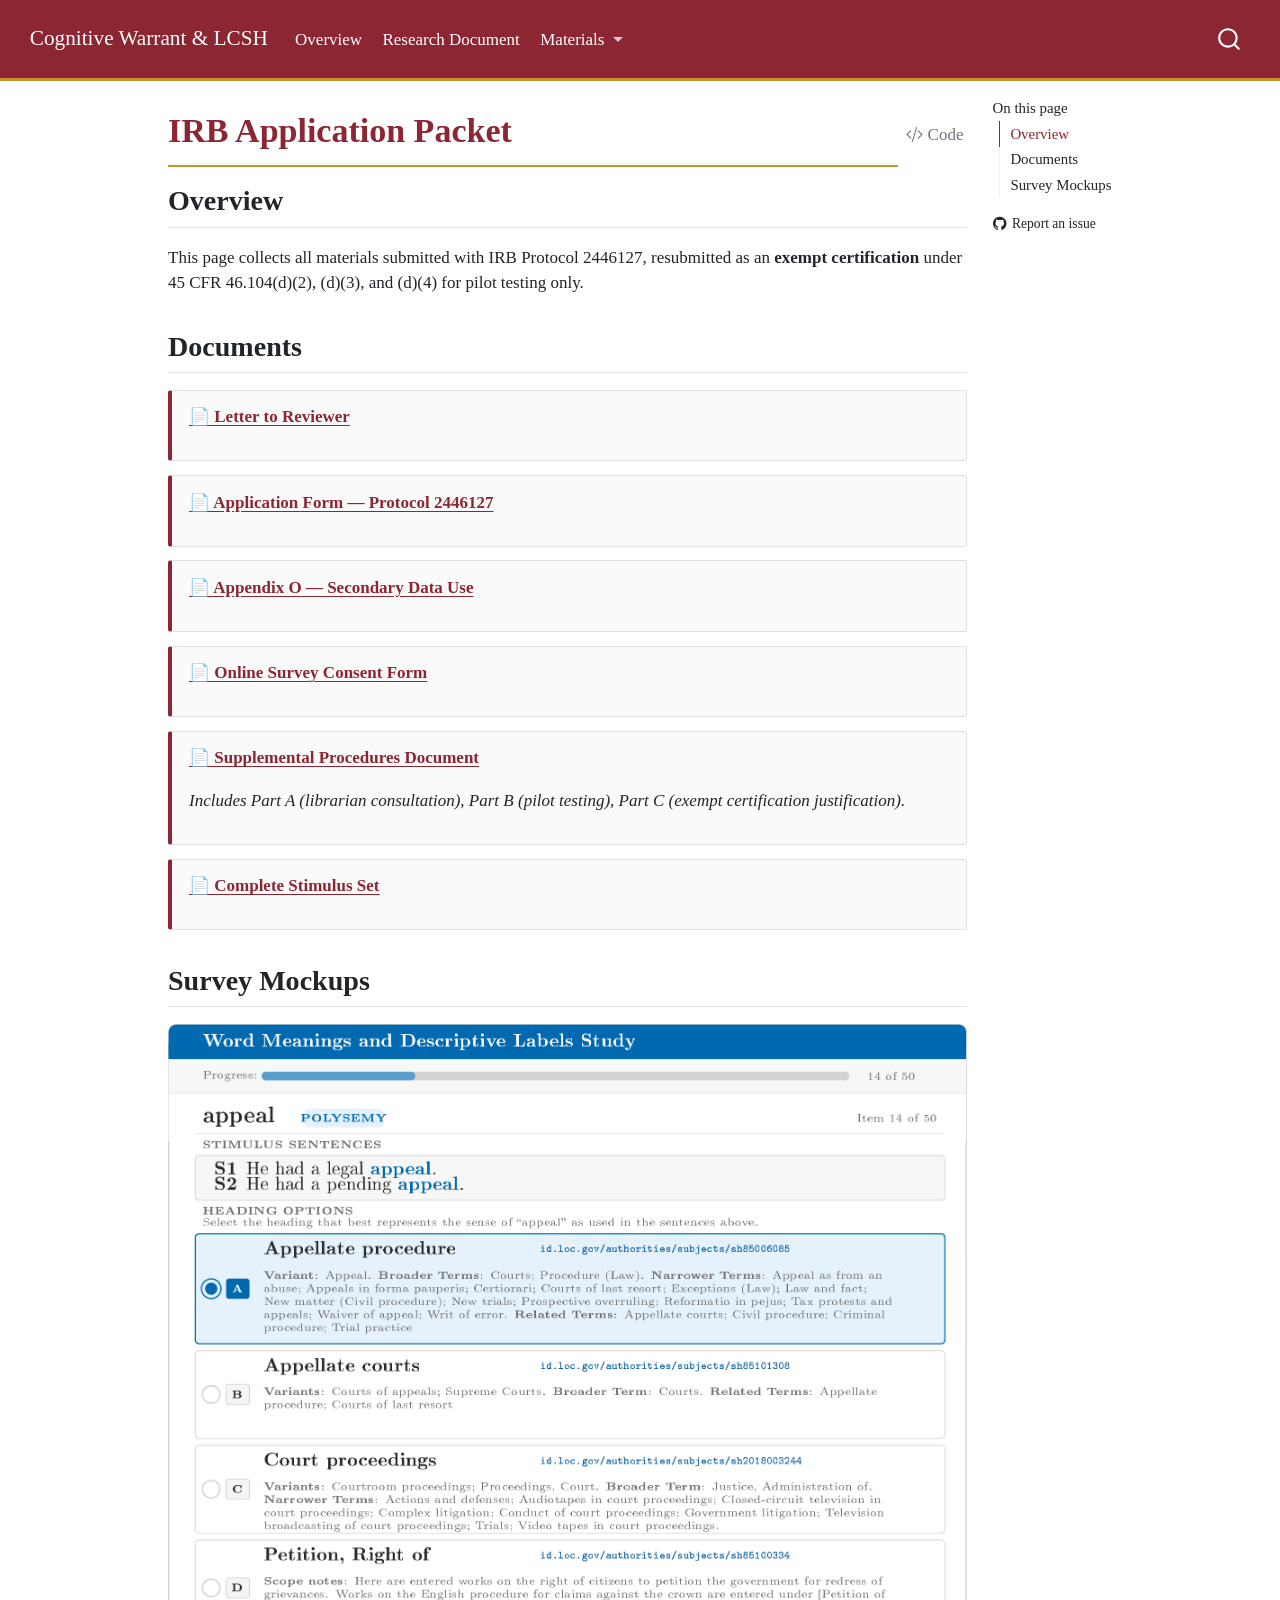
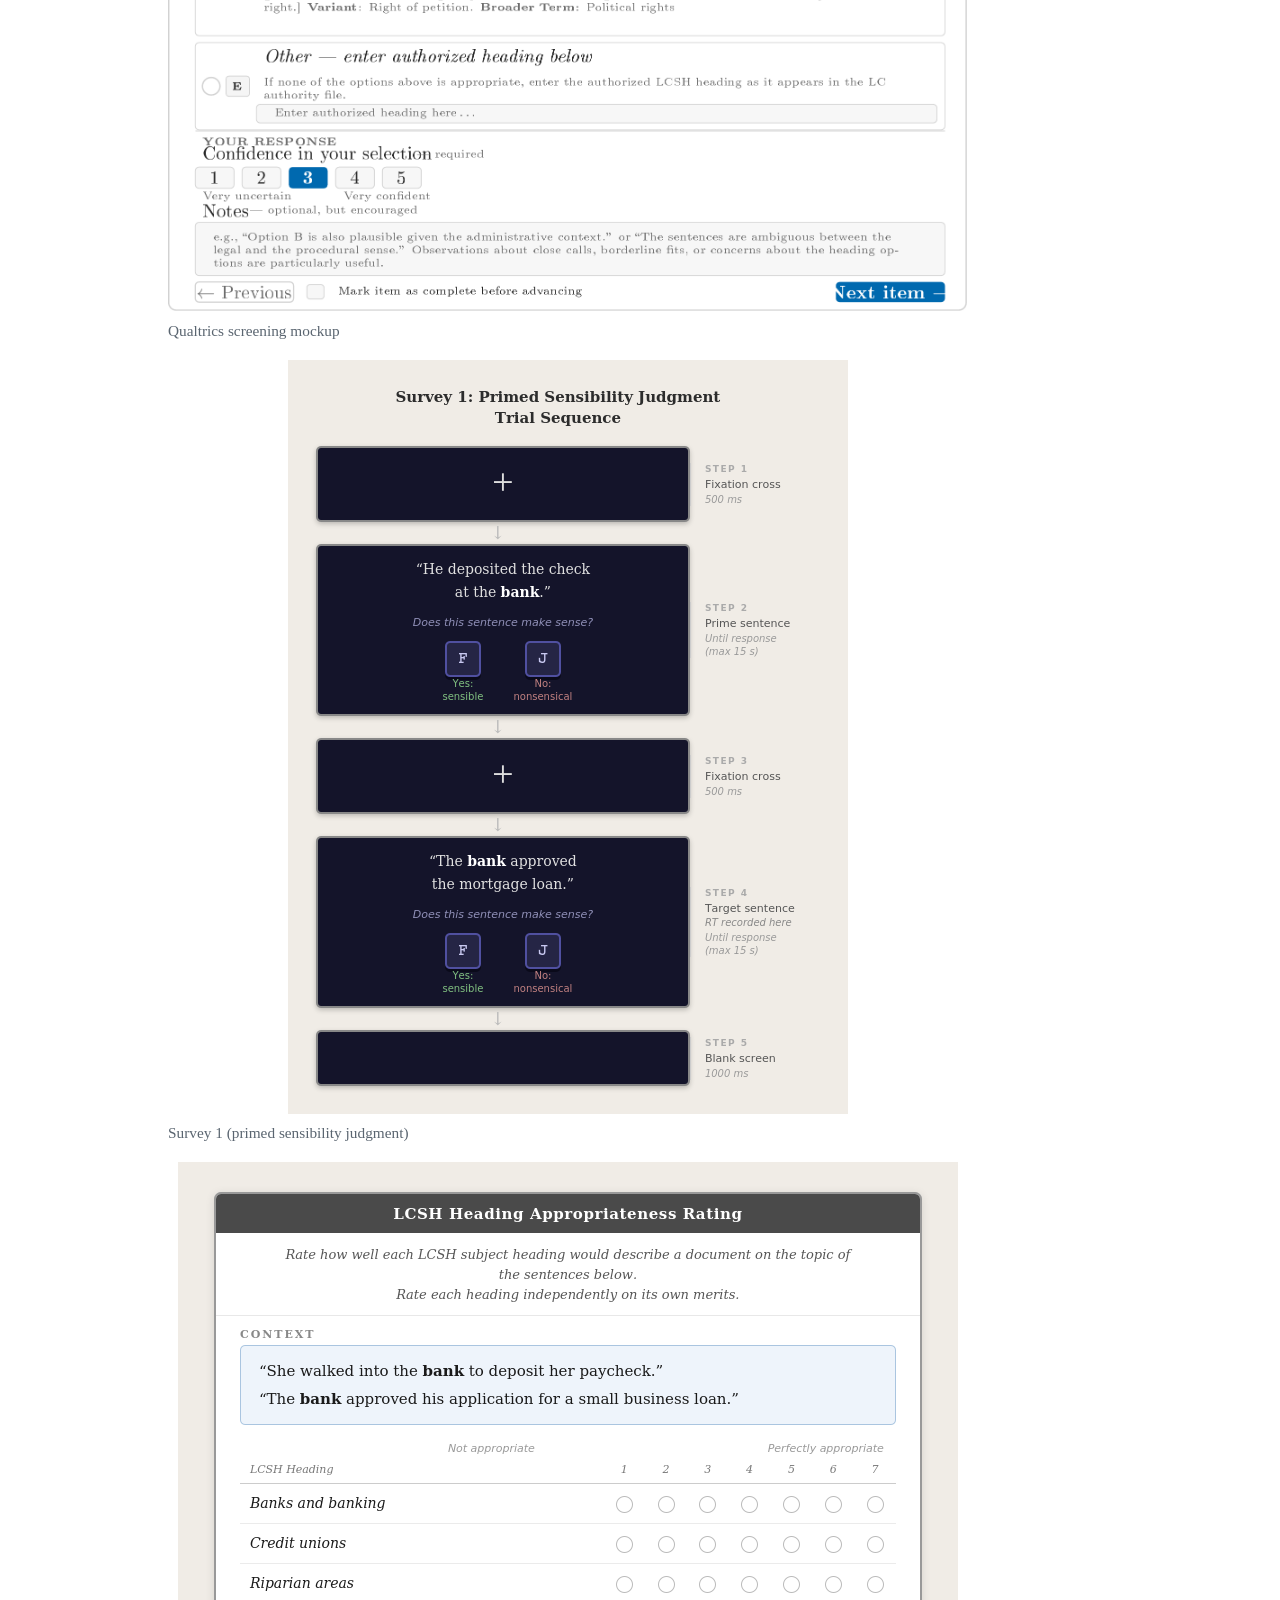
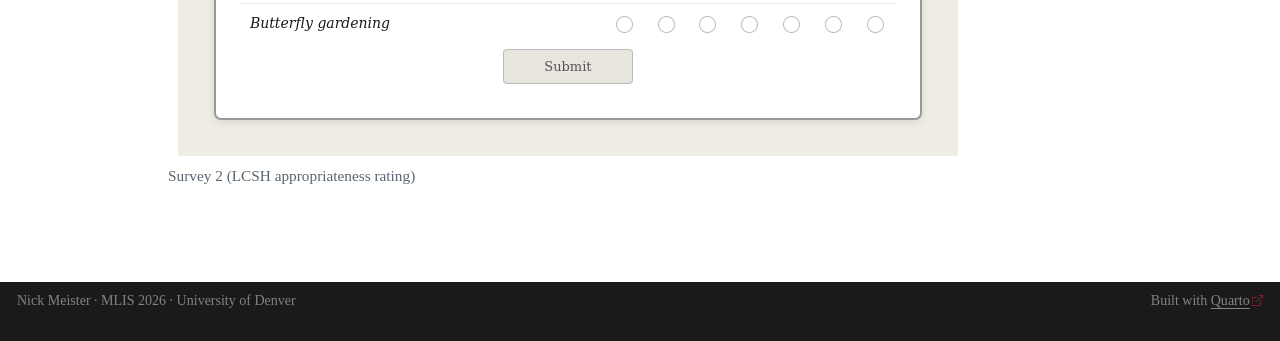
<file: docs/pages/irb.html>
<!DOCTYPE html>
<html xmlns="http://www.w3.org/1999/xhtml" lang="en" xml:lang="en"><head>

<meta charset="utf-8">
<meta name="generator" content="quarto-1.9.38">

<meta name="viewport" content="width=device-width, initial-scale=1.0, user-scalable=yes">


<title>IRB Application Packet – Cognitive Warrant &amp; LCSH: Research Hub</title>
<style>
/* Default styles provided by pandoc.
** See https://pandoc.org/MANUAL.html#variables-for-html for config info.
*/
code{white-space: pre-wrap;}
span.smallcaps{font-variant: small-caps;}
div.columns{display: flex; gap: min(4vw, 1.5em);}
div.column{flex: auto; overflow-x: auto;}
div.hanging-indent{margin-left: 1.5em; text-indent: -1.5em;}
ul.task-list{list-style: none;}
ul.task-list li input[type="checkbox"] {
  width: 0.8em;
  margin: 0 0.8em 0.2em -1em; /* quarto-specific, see https://github.com/quarto-dev/quarto-cli/issues/4556 */ 
  vertical-align: middle;
}
/* CSS for syntax highlighting */
html { -webkit-text-size-adjust: 100%; }
pre > code.sourceCode { white-space: pre; position: relative; }
pre > code.sourceCode > span { display: inline-block; line-height: 1.25; }
pre > code.sourceCode > span:empty { height: 1.2em; }
.sourceCode { overflow: visible; }
code.sourceCode > span { color: inherit; text-decoration: inherit; }
div.sourceCode { margin: 1em 0; }
pre.sourceCode { margin: 0; }
@media screen {
div.sourceCode { overflow: auto; }
}
@media print {
pre > code.sourceCode { white-space: pre-wrap; }
pre > code.sourceCode > span { text-indent: -5em; padding-left: 5em; }
}
pre.numberSource code
  { counter-reset: source-line 0; }
pre.numberSource code > span
  { position: relative; left: -4em; counter-increment: source-line; }
pre.numberSource code > span > a:first-child::before
  { content: counter(source-line);
    position: relative; left: -1em; text-align: right; vertical-align: baseline;
    border: none; display: inline-block;
    -webkit-touch-callout: none; -webkit-user-select: none;
    -khtml-user-select: none; -moz-user-select: none;
    -ms-user-select: none; user-select: none;
    padding: 0 4px; width: 4em;
  }
pre.numberSource { margin-left: 3em;  padding-left: 4px; }
div.sourceCode
  {   }
@media screen {
pre > code.sourceCode > span > a:first-child::before { text-decoration: underline; }
}
</style>


<script src="../site_libs/quarto-nav/quarto-nav.js"></script>
<script src="../site_libs/quarto-nav/headroom.min.js"></script>
<script src="../site_libs/clipboard/clipboard.min.js"></script>
<script src="../site_libs/quarto-search/autocomplete.umd.js"></script>
<script src="../site_libs/quarto-search/fuse.min.js"></script>
<script src="../site_libs/quarto-search/quarto-search.js"></script>
<meta name="quarto:offset" content="../">
<link href="../assets/img/favicon.png" rel="icon" type="image/png">
<script src="../site_libs/quarto-html/quarto.js" type="module"></script>
<script src="../site_libs/quarto-html/tabsets/tabsets.js" type="module"></script>
<script src="../site_libs/quarto-html/popper.min.js"></script>
<script src="../site_libs/quarto-html/tippy.umd.min.js"></script>
<script src="../site_libs/quarto-html/anchor.min.js"></script>
<link href="../site_libs/quarto-html/tippy.css" rel="stylesheet">
<link href="../site_libs/quarto-html/quarto-syntax-highlighting-de63f62b328812d8e578a4d74e282472.css" rel="stylesheet" id="quarto-text-highlighting-styles">
<script src="../site_libs/bootstrap/bootstrap.min.js"></script>
<link href="../site_libs/bootstrap/bootstrap-icons.css" rel="stylesheet">
<link href="../site_libs/bootstrap/bootstrap-5c095410065b229b6694b9f661c4a6af.min.css" rel="stylesheet" append-hash="true" id="quarto-bootstrap" data-mode="light">
<script id="quarto-search-options" type="application/json">{
  "location": "navbar",
  "copy-button": false,
  "collapse-after": 3,
  "panel-placement": "end",
  "type": "overlay",
  "limit": 50,
  "keyboard-shortcut": [
    "f",
    "/",
    "s"
  ],
  "show-item-context": false,
  "language": {
    "search-no-results-text": "No results",
    "search-matching-documents-text": "matching documents",
    "search-copy-link-title": "Copy link to search",
    "search-hide-matches-text": "Hide additional matches",
    "search-more-match-text": "more match in this document",
    "search-more-matches-text": "more matches in this document",
    "search-clear-button-title": "Clear",
    "search-text-placeholder": "",
    "search-detached-cancel-button-title": "Cancel",
    "search-submit-button-title": "Submit",
    "search-label": "Search"
  }
}</script>
<style>html{ scroll-behavior: smooth; }</style>


</head>

<body class="nav-fixed quarto-light">

<div id="quarto-search-results"></div>
  <header id="quarto-header" class="headroom fixed-top">
    <nav class="navbar navbar-expand-lg " data-bs-theme="dark">
      <div class="navbar-container container-fluid">
      <div class="navbar-brand-container mx-auto">
    <a class="navbar-brand" href="../index.html">
    <span class="navbar-title">Cognitive Warrant &amp; LCSH</span>
    </a>
  </div>
            <div id="quarto-search" class="" title="Search"></div>
          <button class="navbar-toggler" type="button" data-bs-toggle="collapse" data-bs-target="#navbarCollapse" aria-controls="navbarCollapse" role="menu" aria-expanded="false" aria-label="Toggle navigation" onclick="if (window.quartoToggleHeadroom) { window.quartoToggleHeadroom(); }">
  <span class="navbar-toggler-icon"></span>
</button>
          <div class="collapse navbar-collapse" id="navbarCollapse">
            <ul class="navbar-nav navbar-nav-scroll me-auto">
  <li class="nav-item">
    <a class="nav-link" href="../index.html"> 
<span class="menu-text">Overview</span></a>
  </li>  
  <li class="nav-item">
    <a class="nav-link" href="../pages/manuscript.html"> 
<span class="menu-text">Research Document</span></a>
  </li>  
  <li class="nav-item dropdown ">
    <a class="nav-link dropdown-toggle" href="#" id="nav-menu-materials" role="link" data-bs-toggle="dropdown" aria-expanded="false">
 <span class="menu-text">Materials</span>
    </a>
    <ul class="dropdown-menu" aria-labelledby="nav-menu-materials">    
        <li>
    <a class="dropdown-item" href="../pages/irb.html">
 <span class="dropdown-text">IRB Packet</span></a>
  </li>  
        <li>
    <a class="dropdown-item" href="../pages/presentation.html">
 <span class="dropdown-text">Presentation</span></a>
  </li>  
        <li>
    <a class="dropdown-item" href="../pages/cognitive-warrant-pipeline.html">
 <span class="dropdown-text">Analytic Pipeline</span></a>
  </li>  
    </ul>
  </li>
</ul>
          </div> <!-- /navcollapse -->
            <div class="quarto-navbar-tools">
</div>
      </div> <!-- /container-fluid -->
    </nav>
</header>
<!-- content -->
<div id="quarto-content" class="quarto-container page-columns page-rows-contents page-layout-article page-navbar">
<!-- sidebar -->
<!-- margin-sidebar -->
    <div id="quarto-margin-sidebar" class="sidebar margin-sidebar">
        <nav id="TOC" role="doc-toc" class="toc-active">
    <h2 id="toc-title">On this page</h2>
   
  <ul>
  <li><a href="#overview" id="toc-overview" class="nav-link active" data-scroll-target="#overview">Overview</a></li>
  <li><a href="#documents" id="toc-documents" class="nav-link" data-scroll-target="#documents">Documents</a></li>
  <li><a href="#survey-mockups" id="toc-survey-mockups" class="nav-link" data-scroll-target="#survey-mockups">Survey Mockups</a></li>
  </ul>
<div class="toc-actions"><ul><li><a href="https://github.com/nicholasmeister/cognitive-warrant/issues/new" class="toc-action"><i class="bi bi-github"></i>Report an issue</a></li></ul></div></nav>
    </div>
<!-- main -->
<main class="content" id="quarto-document-content">

<header id="title-block-header" class="quarto-title-block default">
<div class="quarto-title">
<div class="quarto-title-block"><div><h1 class="title">IRB Application Packet</h1><button type="button" class="btn code-tools-button" id="quarto-code-tools-source"><i class="bi"></i> Code</button></div></div>
</div>



<div class="quarto-title-meta">

    
  
    
  </div>
  


</header>


<section id="overview" class="level2">
<h2 class="anchored" data-anchor-id="overview">Overview</h2>
<p>This page collects all materials submitted with IRB Protocol 2446127, resubmitted as an <strong>exempt certification</strong> under 45 CFR 46.104(d)(2), (d)(3), and (d)(4) for pilot testing only.</p>
</section>
<section id="documents" class="level2">
<h2 class="anchored" data-anchor-id="documents">Documents</h2>
<div class="file-card">
<p><a href="../assets/pdf/irb_letter_to_reviewer.pdf">📄 Letter to Reviewer</a></p>
</div>
<div class="file-card">
<p><a href="../assets/pdf/irb_application_form.pdf">📄 Application Form — Protocol 2446127</a></p>
</div>
<div class="file-card">
<p><a href="../assets/pdf/irb_appendix_o.pdf">📄 Appendix O — Secondary Data Use</a></p>
</div>
<div class="file-card">
<p><a href="../assets/pdf/irb_consent_form.pdf">📄 Online Survey Consent Form</a></p>
</div>
<div class="file-card">
<p><a href="../assets/pdf/irb_supplemental_document.pdf">📄 Supplemental Procedures Document</a></p>
<p><em>Includes Part A (librarian consultation), Part B (pilot testing), Part C (exempt certification justification).</em></p>
</div>
<div class="file-card">
<p><a href="../assets/pdf/irb_stimulus_set.pdf">📄 Complete Stimulus Set</a></p>
</div>
</section>
<section id="survey-mockups" class="level2">
<h2 class="anchored" data-anchor-id="survey-mockups">Survey Mockups</h2>
<div class="quarto-figure quarto-figure-center">
<figure class="figure">
<p><img src="../assets/img/qualtrics_mockup.png" class="img-fluid figure-img"></p>
<figcaption>Qualtrics screening mockup</figcaption>
</figure>
</div>
<div class="quarto-figure quarto-figure-center">
<figure class="figure">
<p><img src="../assets/img/survey1_mockup.png" class="img-fluid figure-img"></p>
<figcaption>Survey 1 (primed sensibility judgment)</figcaption>
</figure>
</div>
<div class="quarto-figure quarto-figure-center">
<figure class="figure">
<p><img src="../assets/img/survey2_mockup.png" class="img-fluid figure-img"></p>
<figcaption>Survey 2 (LCSH appropriateness rating)</figcaption>
</figure>
</div>


<!-- -->

</section>

</main> <!-- /main -->
<script id="quarto-html-after-body" type="application/javascript">
  window.document.addEventListener("DOMContentLoaded", function (event) {
    const icon = "";
    const anchorJS = new window.AnchorJS();
    anchorJS.options = {
      placement: 'right',
      icon: icon
    };
    anchorJS.add('.anchored');
    const isCodeAnnotation = (el) => {
      for (const clz of el.classList) {
        if (clz.startsWith('code-annotation-')) {                     
          return true;
        }
      }
      return false;
    }
    const onCopySuccess = function(e) {
      // button target
      const button = e.trigger;
      // don't keep focus
      button.blur();
      // flash "checked"
      button.classList.add('code-copy-button-checked');
      var currentTitle = button.getAttribute("title");
      button.setAttribute("title", "Copied!");
      let tooltip;
      if (window.bootstrap) {
        button.setAttribute("data-bs-toggle", "tooltip");
        button.setAttribute("data-bs-placement", "left");
        button.setAttribute("data-bs-title", "Copied!");
        tooltip = new bootstrap.Tooltip(button, 
          { trigger: "manual", 
            customClass: "code-copy-button-tooltip",
            offset: [0, -8]});
        tooltip.show();    
      }
      setTimeout(function() {
        if (tooltip) {
          tooltip.hide();
          button.removeAttribute("data-bs-title");
          button.removeAttribute("data-bs-toggle");
          button.removeAttribute("data-bs-placement");
        }
        button.setAttribute("title", currentTitle);
        button.classList.remove('code-copy-button-checked');
      }, 1000);
      // clear code selection
      e.clearSelection();
    }
    const getTextToCopy = function(trigger) {
      const outerScaffold = trigger.parentElement.cloneNode(true);
      const codeEl = outerScaffold.querySelector('code');
      for (const childEl of codeEl.children) {
        if (isCodeAnnotation(childEl)) {
          childEl.remove();
        }
      }
      return codeEl.innerText;
    }
    const clipboard = new window.ClipboardJS('.code-copy-button:not([data-in-quarto-modal])', {
      text: getTextToCopy
    });
    clipboard.on('success', onCopySuccess);
    if (window.document.getElementById('quarto-embedded-source-code-modal')) {
      const clipboardModal = new window.ClipboardJS('.code-copy-button[data-in-quarto-modal]', {
        text: getTextToCopy,
        container: window.document.getElementById('quarto-embedded-source-code-modal')
      });
      clipboardModal.on('success', onCopySuccess);
    }
    const viewSource = window.document.getElementById('quarto-view-source') ||
                       window.document.getElementById('quarto-code-tools-source');
    if (viewSource) {
      const sourceUrl = viewSource.getAttribute("data-quarto-source-url");
      viewSource.addEventListener("click", function(e) {
        if (sourceUrl) {
          // rstudio viewer pane
          if (/\bcapabilities=\b/.test(window.location)) {
            window.open(sourceUrl);
          } else {
            window.location.href = sourceUrl;
          }
        } else {
          const modal = new bootstrap.Modal(document.getElementById('quarto-embedded-source-code-modal'));
          modal.show();
        }
        return false;
      });
    }
    function toggleCodeHandler(show) {
      return function(e) {
        const detailsSrc = window.document.querySelectorAll(".cell > details > .sourceCode");
        for (let i=0; i<detailsSrc.length; i++) {
          const details = detailsSrc[i].parentElement;
          if (show) {
            details.open = true;
          } else {
            details.removeAttribute("open");
          }
        }
        const cellCodeDivs = window.document.querySelectorAll(".cell > .sourceCode");
        const fromCls = show ? "hidden" : "unhidden";
        const toCls = show ? "unhidden" : "hidden";
        for (let i=0; i<cellCodeDivs.length; i++) {
          const codeDiv = cellCodeDivs[i];
          if (codeDiv.classList.contains(fromCls)) {
            codeDiv.classList.remove(fromCls);
            codeDiv.classList.add(toCls);
          } 
        }
        return false;
      }
    }
    const hideAllCode = window.document.getElementById("quarto-hide-all-code");
    if (hideAllCode) {
      hideAllCode.addEventListener("click", toggleCodeHandler(false));
    }
    const showAllCode = window.document.getElementById("quarto-show-all-code");
    if (showAllCode) {
      showAllCode.addEventListener("click", toggleCodeHandler(true));
    }
      var localhostRegex = new RegExp(/^(?:http|https):\/\/localhost\:?[0-9]*\//);
      var mailtoRegex = new RegExp(/^mailto:/);
        var filterRegex = new RegExp('/' + window.location.host + '/');
      var isInternal = (href) => {
          return filterRegex.test(href) || localhostRegex.test(href) || mailtoRegex.test(href);
      }
      // Inspect non-navigation links and adorn them if external
     var links = window.document.querySelectorAll('a[href]:not(.nav-link):not(.navbar-brand):not(.toc-action):not(.sidebar-link):not(.sidebar-item-toggle):not(.pagination-link):not(.no-external):not([aria-hidden]):not(.dropdown-item):not(.quarto-navigation-tool):not(.about-link)');
      for (var i=0; i<links.length; i++) {
        const link = links[i];
        if (!isInternal(link.href)) {
          // undo the damage that might have been done by quarto-nav.js in the case of
          // links that we want to consider external
          if (link.dataset.originalHref !== undefined) {
            link.href = link.dataset.originalHref;
          }
            // target, if specified
            link.setAttribute("target", "_blank");
            if (link.getAttribute("rel") === null) {
              link.setAttribute("rel", "noopener");
            }
            // default icon
            link.classList.add("external");
        }
      }
    function tippyHover(el, contentFn, onTriggerFn, onUntriggerFn) {
      const config = {
        allowHTML: true,
        maxWidth: 500,
        delay: 100,
        arrow: false,
        appendTo: function(el) {
            return el.parentElement;
        },
        interactive: true,
        interactiveBorder: 10,
        theme: 'quarto',
        placement: 'bottom-start',
      };
      if (contentFn) {
        config.content = contentFn;
      }
      if (onTriggerFn) {
        config.onTrigger = onTriggerFn;
      }
      if (onUntriggerFn) {
        config.onUntrigger = onUntriggerFn;
      }
      window.tippy(el, config); 
    }
    const noterefs = window.document.querySelectorAll('a[role="doc-noteref"]');
    for (var i=0; i<noterefs.length; i++) {
      const ref = noterefs[i];
      tippyHover(ref, function() {
        // use id or data attribute instead here
        let href = ref.getAttribute('data-footnote-href') || ref.getAttribute('href');
        try { href = new URL(href).hash; } catch {}
        const id = href.replace(/^#\/?/, "");
        const note = window.document.getElementById(id);
        if (note) {
          return note.innerHTML;
        } else {
          return "";
        }
      });
    }
    const xrefs = window.document.querySelectorAll('a.quarto-xref');
    const processXRef = (id, note) => {
      // Strip column container classes
      const stripColumnClz = (el) => {
        el.classList.remove("page-full", "page-columns");
        if (el.children) {
          for (const child of el.children) {
            stripColumnClz(child);
          }
        }
      }
      stripColumnClz(note)
      if (id === null || id.startsWith('sec-')) {
        // Special case sections, only their first couple elements
        const container = document.createElement("div");
        if (note.children && note.children.length > 2) {
          container.appendChild(note.children[0].cloneNode(true));
          for (let i = 1; i < note.children.length; i++) {
            const child = note.children[i];
            if (child.tagName === "P" && child.innerText === "") {
              continue;
            } else {
              container.appendChild(child.cloneNode(true));
              break;
            }
          }
          if (window.Quarto?.typesetMath) {
            window.Quarto.typesetMath(container);
          }
          return container.innerHTML
        } else {
          if (window.Quarto?.typesetMath) {
            window.Quarto.typesetMath(note);
          }
          return note.innerHTML;
        }
      } else {
        // Remove any anchor links if they are present
        const anchorLink = note.querySelector('a.anchorjs-link');
        if (anchorLink) {
          anchorLink.remove();
        }
        if (window.Quarto?.typesetMath) {
          window.Quarto.typesetMath(note);
        }
        if (note.classList.contains("callout")) {
          return note.outerHTML;
        } else {
          return note.innerHTML;
        }
      }
    }
    for (var i=0; i<xrefs.length; i++) {
      const xref = xrefs[i];
      tippyHover(xref, undefined, function(instance) {
        instance.disable();
        let url = xref.getAttribute('href');
        let hash = undefined; 
        if (url.startsWith('#')) {
          hash = url;
        } else {
          try { hash = new URL(url).hash; } catch {}
        }
        if (hash) {
          const id = hash.replace(/^#\/?/, "");
          const note = window.document.getElementById(id);
          if (note !== null) {
            try {
              const html = processXRef(id, note.cloneNode(true));
              instance.setContent(html);
            } finally {
              instance.enable();
              instance.show();
            }
          } else {
            // See if we can fetch this
            fetch(url.split('#')[0])
            .then(res => res.text())
            .then(html => {
              const parser = new DOMParser();
              const htmlDoc = parser.parseFromString(html, "text/html");
              const note = htmlDoc.getElementById(id);
              if (note !== null) {
                const html = processXRef(id, note);
                instance.setContent(html);
              } 
            }).finally(() => {
              instance.enable();
              instance.show();
            });
          }
        } else {
          // See if we can fetch a full url (with no hash to target)
          // This is a special case and we should probably do some content thinning / targeting
          fetch(url)
          .then(res => res.text())
          .then(html => {
            const parser = new DOMParser();
            const htmlDoc = parser.parseFromString(html, "text/html");
            const note = htmlDoc.querySelector('main.content');
            if (note !== null) {
              // This should only happen for chapter cross references
              // (since there is no id in the URL)
              // remove the first header
              if (note.children.length > 0 && note.children[0].tagName === "HEADER") {
                note.children[0].remove();
              }
              const html = processXRef(null, note);
              instance.setContent(html);
            } 
          }).finally(() => {
            instance.enable();
            instance.show();
          });
        }
      }, function(instance) {
      });
    }
        let selectedAnnoteEl;
        const selectorForAnnotation = ( cell, annotation) => {
          let cellAttr = 'data-code-cell="' + cell + '"';
          let lineAttr = 'data-code-annotation="' +  annotation + '"';
          const selector = 'span[' + cellAttr + '][' + lineAttr + ']';
          return selector;
        }
        const selectCodeLines = (annoteEl) => {
          const doc = window.document;
          const targetCell = annoteEl.getAttribute("data-target-cell");
          const targetAnnotation = annoteEl.getAttribute("data-target-annotation");
          const annoteSpan = window.document.querySelector(selectorForAnnotation(targetCell, targetAnnotation));
          const lines = annoteSpan.getAttribute("data-code-lines").split(",");
          const lineIds = lines.map((line) => {
            return targetCell + "-" + line;
          })
          let top = null;
          let height = null;
          let parent = null;
          if (lineIds.length > 0) {
              //compute the position of the single el (top and bottom and make a div)
              const el = window.document.getElementById(lineIds[0]);
              top = el.offsetTop;
              height = el.offsetHeight;
              parent = el.parentElement.parentElement;
            if (lineIds.length > 1) {
              const lastEl = window.document.getElementById(lineIds[lineIds.length - 1]);
              const bottom = lastEl.offsetTop + lastEl.offsetHeight;
              height = bottom - top;
            }
            if (top !== null && height !== null && parent !== null) {
              // cook up a div (if necessary) and position it 
              let div = window.document.getElementById("code-annotation-line-highlight");
              if (div === null) {
                div = window.document.createElement("div");
                div.setAttribute("id", "code-annotation-line-highlight");
                div.style.position = 'absolute';
                parent.appendChild(div);
              }
              div.style.top = top - 2 + "px";
              div.style.height = height + 4 + "px";
              div.style.left = 0;
              let gutterDiv = window.document.getElementById("code-annotation-line-highlight-gutter");
              if (gutterDiv === null) {
                gutterDiv = window.document.createElement("div");
                gutterDiv.setAttribute("id", "code-annotation-line-highlight-gutter");
                gutterDiv.style.position = 'absolute';
                const codeCell = window.document.getElementById(targetCell);
                const gutter = codeCell.querySelector('.code-annotation-gutter');
                gutter.appendChild(gutterDiv);
              }
              gutterDiv.style.top = top - 2 + "px";
              gutterDiv.style.height = height + 4 + "px";
            }
            selectedAnnoteEl = annoteEl;
          }
        };
        const unselectCodeLines = () => {
          const elementsIds = ["code-annotation-line-highlight", "code-annotation-line-highlight-gutter"];
          elementsIds.forEach((elId) => {
            const div = window.document.getElementById(elId);
            if (div) {
              div.remove();
            }
          });
          selectedAnnoteEl = undefined;
        };
          // Handle positioning of the toggle
      window.addEventListener(
        "resize",
        throttle(() => {
          elRect = undefined;
          if (selectedAnnoteEl) {
            selectCodeLines(selectedAnnoteEl);
          }
        }, 10)
      );
      function throttle(fn, ms) {
      let throttle = false;
      let timer;
        return (...args) => {
          if(!throttle) { // first call gets through
              fn.apply(this, args);
              throttle = true;
          } else { // all the others get throttled
              if(timer) clearTimeout(timer); // cancel #2
              timer = setTimeout(() => {
                fn.apply(this, args);
                timer = throttle = false;
              }, ms);
          }
        };
      }
        // Attach click handler to the DT
        const annoteDls = window.document.querySelectorAll('dt[data-target-cell]');
        for (const annoteDlNode of annoteDls) {
          annoteDlNode.addEventListener('click', (event) => {
            const clickedEl = event.target;
            if (clickedEl !== selectedAnnoteEl) {
              unselectCodeLines();
              const activeEl = window.document.querySelector('dt[data-target-cell].code-annotation-active');
              if (activeEl) {
                activeEl.classList.remove('code-annotation-active');
              }
              selectCodeLines(clickedEl);
              clickedEl.classList.add('code-annotation-active');
            } else {
              // Unselect the line
              unselectCodeLines();
              clickedEl.classList.remove('code-annotation-active');
            }
          });
        }
    const findCites = (el) => {
      const parentEl = el.parentElement;
      if (parentEl) {
        const cites = parentEl.dataset.cites;
        if (cites) {
          return {
            el,
            cites: cites.split(' ')
          };
        } else {
          return findCites(el.parentElement)
        }
      } else {
        return undefined;
      }
    };
    var bibliorefs = window.document.querySelectorAll('a[role="doc-biblioref"]');
    for (var i=0; i<bibliorefs.length; i++) {
      const ref = bibliorefs[i];
      const citeInfo = findCites(ref);
      if (citeInfo) {
        tippyHover(citeInfo.el, function() {
          var popup = window.document.createElement('div');
          citeInfo.cites.forEach(function(cite) {
            var citeDiv = window.document.createElement('div');
            citeDiv.classList.add('hanging-indent');
            citeDiv.classList.add('csl-entry');
            var biblioDiv = window.document.getElementById('ref-' + cite);
            if (biblioDiv) {
              citeDiv.innerHTML = biblioDiv.innerHTML;
            }
            popup.appendChild(citeDiv);
          });
          return popup.innerHTML;
        });
      }
    }
  });
  </script><div class="modal fade" id="quarto-embedded-source-code-modal" tabindex="-1" aria-labelledby="quarto-embedded-source-code-modal-label" aria-hidden="true"><div class="modal-dialog modal-dialog-scrollable"><div class="modal-content"><div class="modal-header"><h5 class="modal-title" id="quarto-embedded-source-code-modal-label">Source Code</h5><button class="btn-close" data-bs-dismiss="modal"></button></div><div class="modal-body"><div class="">
<div class="code-copy-outer-scaffold"><div class="sourceCode" id="cb1" data-shortcodes="false"><pre class="sourceCode markdown code-with-copy"><code class="sourceCode markdown"><span id="cb1-1"><a href="#cb1-1" aria-hidden="true" tabindex="-1"></a><span class="co">---</span></span>
<span id="cb1-2"><a href="#cb1-2" aria-hidden="true" tabindex="-1"></a><span class="an">title:</span><span class="co"> "IRB Application Packet"</span></span>
<span id="cb1-3"><a href="#cb1-3" aria-hidden="true" tabindex="-1"></a><span class="co">---</span></span>
<span id="cb1-4"><a href="#cb1-4" aria-hidden="true" tabindex="-1"></a></span>
<span id="cb1-5"><a href="#cb1-5" aria-hidden="true" tabindex="-1"></a><span class="fu">## Overview</span></span>
<span id="cb1-6"><a href="#cb1-6" aria-hidden="true" tabindex="-1"></a></span>
<span id="cb1-7"><a href="#cb1-7" aria-hidden="true" tabindex="-1"></a>This page collects all materials submitted with IRB Protocol 2446127,</span>
<span id="cb1-8"><a href="#cb1-8" aria-hidden="true" tabindex="-1"></a>resubmitted as an **exempt certification** under 45 CFR 46.104(d)(2), (d)(3),</span>
<span id="cb1-9"><a href="#cb1-9" aria-hidden="true" tabindex="-1"></a>and (d)(4) for pilot testing only.</span>
<span id="cb1-10"><a href="#cb1-10" aria-hidden="true" tabindex="-1"></a></span>
<span id="cb1-11"><a href="#cb1-11" aria-hidden="true" tabindex="-1"></a><span class="fu">## Documents</span></span>
<span id="cb1-12"><a href="#cb1-12" aria-hidden="true" tabindex="-1"></a></span>
<span id="cb1-13"><a href="#cb1-13" aria-hidden="true" tabindex="-1"></a>::: {.file-card}</span>
<span id="cb1-14"><a href="#cb1-14" aria-hidden="true" tabindex="-1"></a><span class="co">[</span><span class="ot">📄 Letter to Reviewer</span><span class="co">](../assets/pdf/irb_letter_to_reviewer.pdf)</span></span>
<span id="cb1-15"><a href="#cb1-15" aria-hidden="true" tabindex="-1"></a>:::</span>
<span id="cb1-16"><a href="#cb1-16" aria-hidden="true" tabindex="-1"></a></span>
<span id="cb1-17"><a href="#cb1-17" aria-hidden="true" tabindex="-1"></a>::: {.file-card}</span>
<span id="cb1-18"><a href="#cb1-18" aria-hidden="true" tabindex="-1"></a><span class="co">[</span><span class="ot">📄 Application Form — Protocol 2446127</span><span class="co">](../assets/pdf/irb_application_form.pdf)</span></span>
<span id="cb1-19"><a href="#cb1-19" aria-hidden="true" tabindex="-1"></a>:::</span>
<span id="cb1-20"><a href="#cb1-20" aria-hidden="true" tabindex="-1"></a></span>
<span id="cb1-21"><a href="#cb1-21" aria-hidden="true" tabindex="-1"></a>::: {.file-card}</span>
<span id="cb1-22"><a href="#cb1-22" aria-hidden="true" tabindex="-1"></a><span class="co">[</span><span class="ot">📄 Appendix O — Secondary Data Use</span><span class="co">](../assets/pdf/irb_appendix_o.pdf)</span></span>
<span id="cb1-23"><a href="#cb1-23" aria-hidden="true" tabindex="-1"></a>:::</span>
<span id="cb1-24"><a href="#cb1-24" aria-hidden="true" tabindex="-1"></a></span>
<span id="cb1-25"><a href="#cb1-25" aria-hidden="true" tabindex="-1"></a>::: {.file-card}</span>
<span id="cb1-26"><a href="#cb1-26" aria-hidden="true" tabindex="-1"></a><span class="co">[</span><span class="ot">📄 Online Survey Consent Form</span><span class="co">](../assets/pdf/irb_consent_form.pdf)</span></span>
<span id="cb1-27"><a href="#cb1-27" aria-hidden="true" tabindex="-1"></a>:::</span>
<span id="cb1-28"><a href="#cb1-28" aria-hidden="true" tabindex="-1"></a></span>
<span id="cb1-29"><a href="#cb1-29" aria-hidden="true" tabindex="-1"></a>::: {.file-card}</span>
<span id="cb1-30"><a href="#cb1-30" aria-hidden="true" tabindex="-1"></a><span class="co">[</span><span class="ot">📄 Supplemental Procedures Document</span><span class="co">](../assets/pdf/irb_supplemental_document.pdf)</span></span>
<span id="cb1-31"><a href="#cb1-31" aria-hidden="true" tabindex="-1"></a></span>
<span id="cb1-32"><a href="#cb1-32" aria-hidden="true" tabindex="-1"></a>*Includes Part A (librarian consultation), Part B (pilot testing),</span>
<span id="cb1-33"><a href="#cb1-33" aria-hidden="true" tabindex="-1"></a>Part C (exempt certification justification).*</span>
<span id="cb1-34"><a href="#cb1-34" aria-hidden="true" tabindex="-1"></a>:::</span>
<span id="cb1-35"><a href="#cb1-35" aria-hidden="true" tabindex="-1"></a></span>
<span id="cb1-36"><a href="#cb1-36" aria-hidden="true" tabindex="-1"></a>::: {.file-card}</span>
<span id="cb1-37"><a href="#cb1-37" aria-hidden="true" tabindex="-1"></a><span class="co">[</span><span class="ot">📄 Complete Stimulus Set</span><span class="co">](../assets/pdf/irb_stimulus_set.pdf)</span></span>
<span id="cb1-38"><a href="#cb1-38" aria-hidden="true" tabindex="-1"></a>:::</span>
<span id="cb1-39"><a href="#cb1-39" aria-hidden="true" tabindex="-1"></a></span>
<span id="cb1-40"><a href="#cb1-40" aria-hidden="true" tabindex="-1"></a><span class="fu">## Survey Mockups</span></span>
<span id="cb1-41"><a href="#cb1-41" aria-hidden="true" tabindex="-1"></a></span>
<span id="cb1-42"><a href="#cb1-42" aria-hidden="true" tabindex="-1"></a><span class="al">![Qualtrics screening mockup](../assets/img/qualtrics_mockup.png)</span></span>
<span id="cb1-43"><a href="#cb1-43" aria-hidden="true" tabindex="-1"></a></span>
<span id="cb1-44"><a href="#cb1-44" aria-hidden="true" tabindex="-1"></a><span class="al">![Survey 1 (primed sensibility judgment)](../assets/img/survey1_mockup.png)</span></span>
<span id="cb1-45"><a href="#cb1-45" aria-hidden="true" tabindex="-1"></a></span>
<span id="cb1-46"><a href="#cb1-46" aria-hidden="true" tabindex="-1"></a><span class="al">![Survey 2 (LCSH appropriateness rating)](../assets/img/survey2_mockup.png)</span></span></code></pre></div><button title="Copy to Clipboard" class="code-copy-button" data-in-quarto-modal=""><i class="bi"></i></button></div>
</div></div></div></div></div>
</div> <!-- /content -->
<footer class="footer">
  <div class="nav-footer">
    <div class="nav-footer-left">
<p>Nick Meister · MLIS 2026 · University of Denver</p>
</div>   
    <div class="nav-footer-center">
      &nbsp;
    <div class="toc-actions d-sm-block d-md-none"><ul><li><a href="https://github.com/nicholasmeister/cognitive-warrant/issues/new" class="toc-action"><i class="bi bi-github"></i>Report an issue</a></li></ul></div></div>
    <div class="nav-footer-right">
<p>Built with <a href="https://quarto.org">Quarto</a></p>
</div>
  </div>
</footer>




<script src="../site_libs/quarto-html/zenscroll-min.js"></script>
</body></html>
</file>
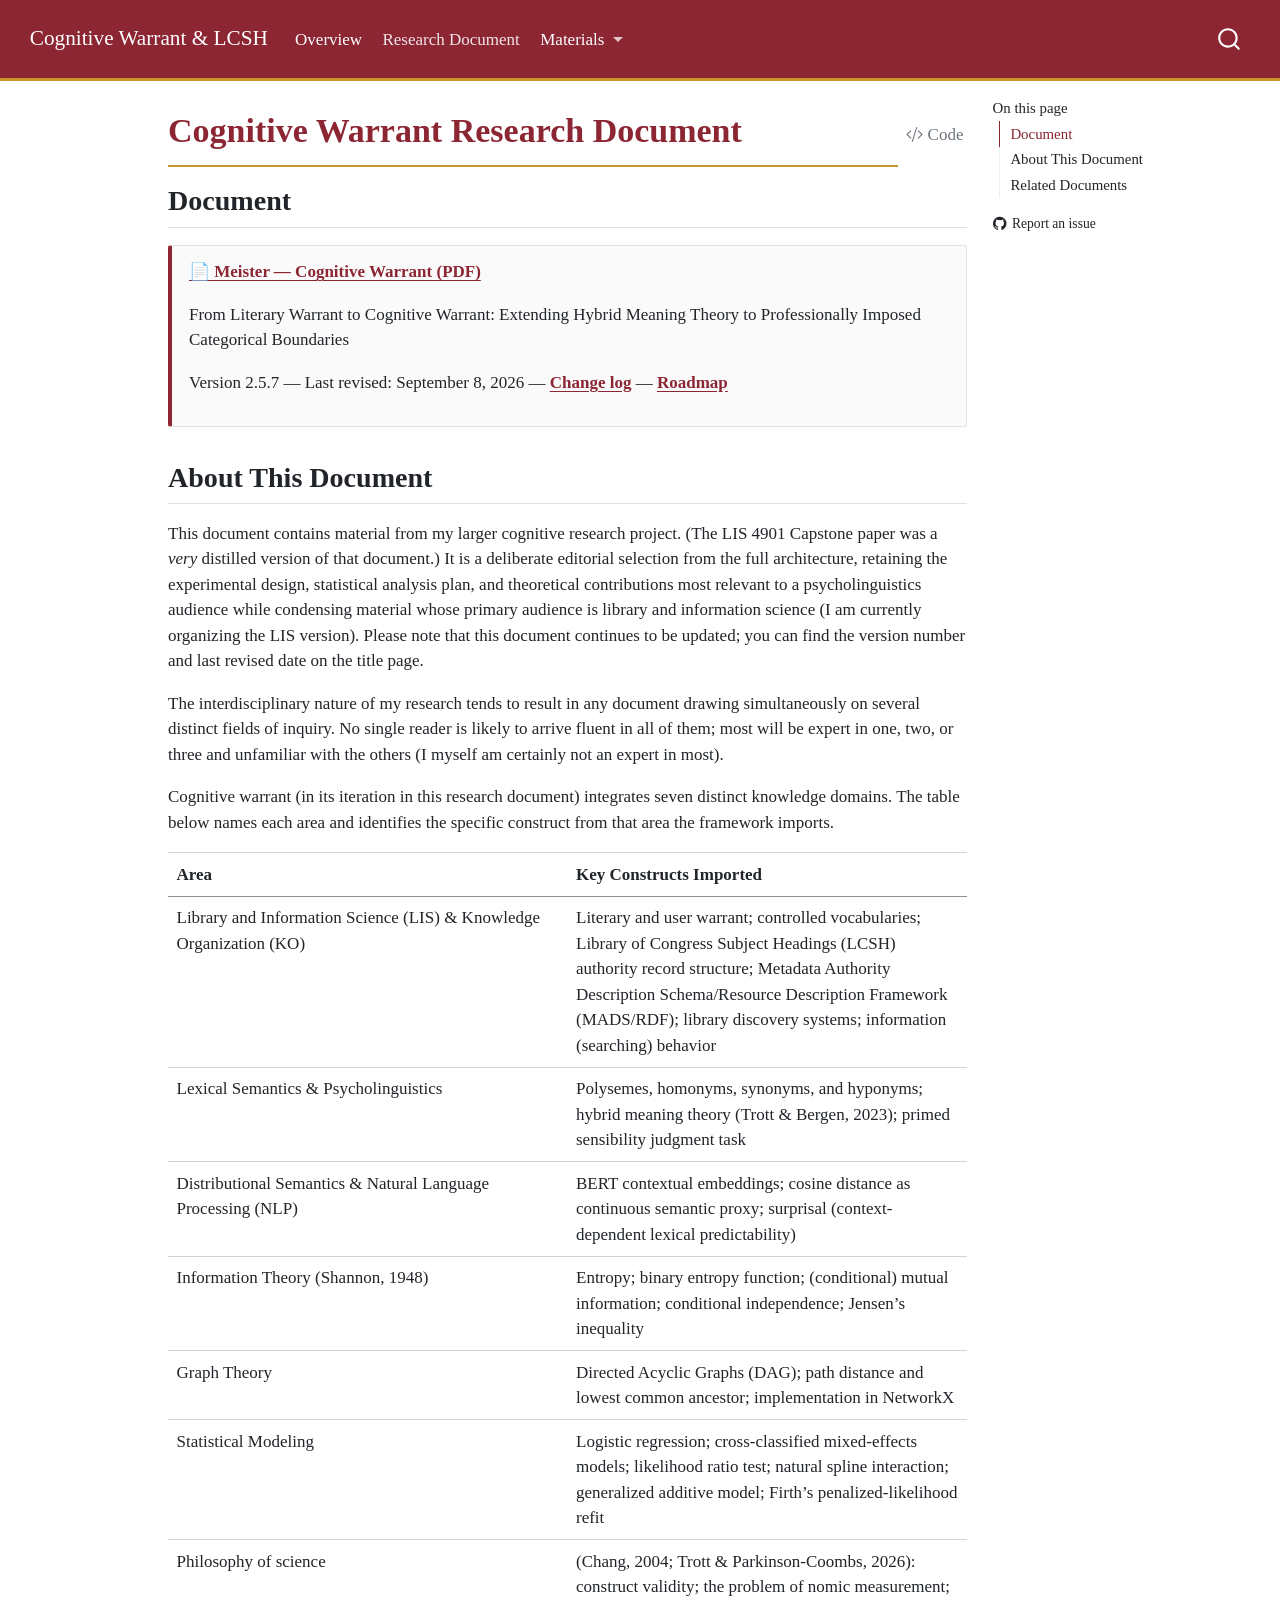
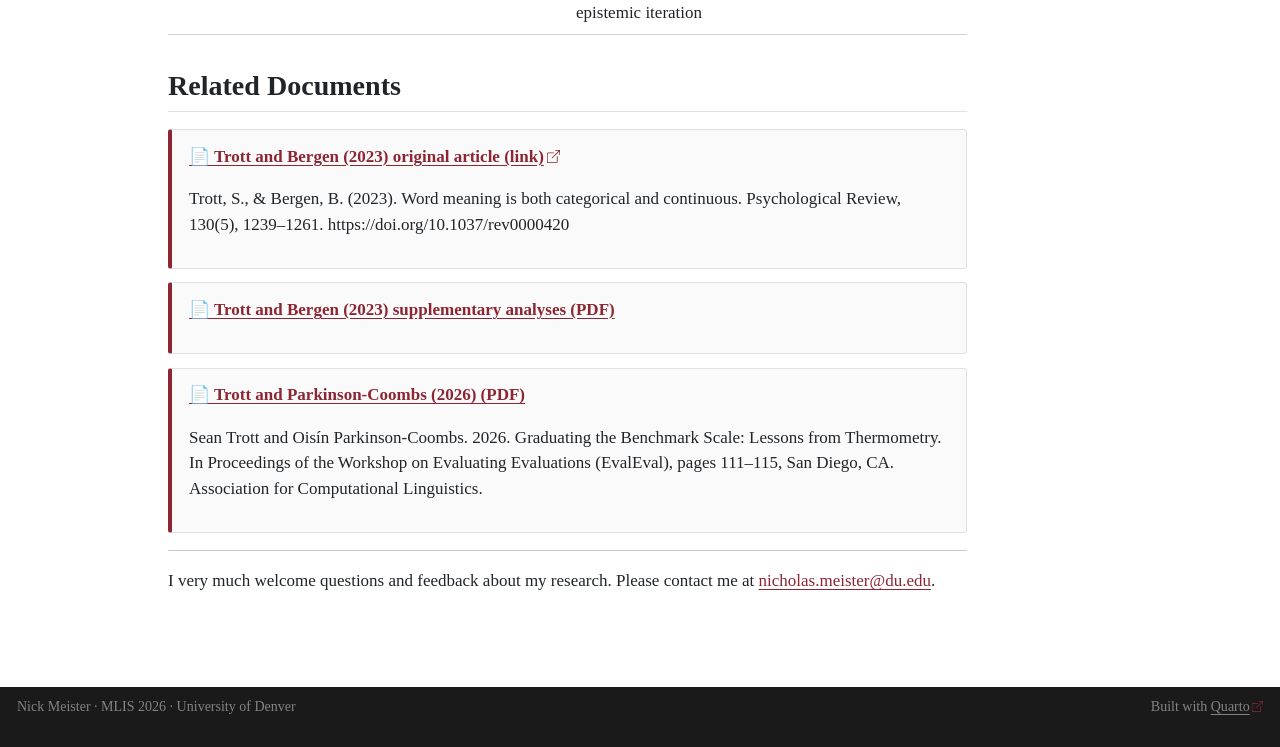
<file: docs/pages/manuscript.html>
<!DOCTYPE html>
<html xmlns="http://www.w3.org/1999/xhtml" lang="en" xml:lang="en"><head>

<meta charset="utf-8">
<meta name="generator" content="quarto-1.9.38">

<meta name="viewport" content="width=device-width, initial-scale=1.0, user-scalable=yes">


<title>Cognitive Warrant Research Document – Cognitive Warrant &amp; LCSH: Research Hub</title>
<style>
/* Default styles provided by pandoc.
** See https://pandoc.org/MANUAL.html#variables-for-html for config info.
*/
code{white-space: pre-wrap;}
span.smallcaps{font-variant: small-caps;}
div.columns{display: flex; gap: min(4vw, 1.5em);}
div.column{flex: auto; overflow-x: auto;}
div.hanging-indent{margin-left: 1.5em; text-indent: -1.5em;}
ul.task-list{list-style: none;}
ul.task-list li input[type="checkbox"] {
  width: 0.8em;
  margin: 0 0.8em 0.2em -1em; /* quarto-specific, see https://github.com/quarto-dev/quarto-cli/issues/4556 */ 
  vertical-align: middle;
}
/* CSS for syntax highlighting */
html { -webkit-text-size-adjust: 100%; }
pre > code.sourceCode { white-space: pre; position: relative; }
pre > code.sourceCode > span { display: inline-block; line-height: 1.25; }
pre > code.sourceCode > span:empty { height: 1.2em; }
.sourceCode { overflow: visible; }
code.sourceCode > span { color: inherit; text-decoration: inherit; }
div.sourceCode { margin: 1em 0; }
pre.sourceCode { margin: 0; }
@media screen {
div.sourceCode { overflow: auto; }
}
@media print {
pre > code.sourceCode { white-space: pre-wrap; }
pre > code.sourceCode > span { text-indent: -5em; padding-left: 5em; }
}
pre.numberSource code
  { counter-reset: source-line 0; }
pre.numberSource code > span
  { position: relative; left: -4em; counter-increment: source-line; }
pre.numberSource code > span > a:first-child::before
  { content: counter(source-line);
    position: relative; left: -1em; text-align: right; vertical-align: baseline;
    border: none; display: inline-block;
    -webkit-touch-callout: none; -webkit-user-select: none;
    -khtml-user-select: none; -moz-user-select: none;
    -ms-user-select: none; user-select: none;
    padding: 0 4px; width: 4em;
  }
pre.numberSource { margin-left: 3em;  padding-left: 4px; }
div.sourceCode
  {   }
@media screen {
pre > code.sourceCode > span > a:first-child::before { text-decoration: underline; }
}
</style>


<script src="../site_libs/quarto-nav/quarto-nav.js"></script>
<script src="../site_libs/quarto-nav/headroom.min.js"></script>
<script src="../site_libs/clipboard/clipboard.min.js"></script>
<script src="../site_libs/quarto-search/autocomplete.umd.js"></script>
<script src="../site_libs/quarto-search/fuse.min.js"></script>
<script src="../site_libs/quarto-search/quarto-search.js"></script>
<meta name="quarto:offset" content="../">
<link href="../assets/img/favicon.png" rel="icon" type="image/png">
<script src="../site_libs/quarto-html/quarto.js" type="module"></script>
<script src="../site_libs/quarto-html/tabsets/tabsets.js" type="module"></script>
<script src="../site_libs/quarto-html/popper.min.js"></script>
<script src="../site_libs/quarto-html/tippy.umd.min.js"></script>
<script src="../site_libs/quarto-html/anchor.min.js"></script>
<link href="../site_libs/quarto-html/tippy.css" rel="stylesheet">
<link href="../site_libs/quarto-html/quarto-syntax-highlighting-de63f62b328812d8e578a4d74e282472.css" rel="stylesheet" id="quarto-text-highlighting-styles">
<script src="../site_libs/bootstrap/bootstrap.min.js"></script>
<link href="../site_libs/bootstrap/bootstrap-icons.css" rel="stylesheet">
<link href="../site_libs/bootstrap/bootstrap-5c095410065b229b6694b9f661c4a6af.min.css" rel="stylesheet" append-hash="true" id="quarto-bootstrap" data-mode="light">
<script id="quarto-search-options" type="application/json">{
  "location": "navbar",
  "copy-button": false,
  "collapse-after": 3,
  "panel-placement": "end",
  "type": "overlay",
  "limit": 50,
  "keyboard-shortcut": [
    "f",
    "/",
    "s"
  ],
  "show-item-context": false,
  "language": {
    "search-no-results-text": "No results",
    "search-matching-documents-text": "matching documents",
    "search-copy-link-title": "Copy link to search",
    "search-hide-matches-text": "Hide additional matches",
    "search-more-match-text": "more match in this document",
    "search-more-matches-text": "more matches in this document",
    "search-clear-button-title": "Clear",
    "search-text-placeholder": "",
    "search-detached-cancel-button-title": "Cancel",
    "search-submit-button-title": "Submit",
    "search-label": "Search"
  }
}</script>
<style>html{ scroll-behavior: smooth; }</style>


</head>

<body class="nav-fixed quarto-light">

<div id="quarto-search-results"></div>
  <header id="quarto-header" class="headroom fixed-top">
    <nav class="navbar navbar-expand-lg " data-bs-theme="dark">
      <div class="navbar-container container-fluid">
      <div class="navbar-brand-container mx-auto">
    <a class="navbar-brand" href="../index.html">
    <span class="navbar-title">Cognitive Warrant &amp; LCSH</span>
    </a>
  </div>
            <div id="quarto-search" class="" title="Search"></div>
          <button class="navbar-toggler" type="button" data-bs-toggle="collapse" data-bs-target="#navbarCollapse" aria-controls="navbarCollapse" role="menu" aria-expanded="false" aria-label="Toggle navigation" onclick="if (window.quartoToggleHeadroom) { window.quartoToggleHeadroom(); }">
  <span class="navbar-toggler-icon"></span>
</button>
          <div class="collapse navbar-collapse" id="navbarCollapse">
            <ul class="navbar-nav navbar-nav-scroll me-auto">
  <li class="nav-item">
    <a class="nav-link" href="../index.html"> 
<span class="menu-text">Overview</span></a>
  </li>  
  <li class="nav-item">
    <a class="nav-link active" href="../pages/manuscript.html" aria-current="page"> 
<span class="menu-text">Research Document</span></a>
  </li>  
  <li class="nav-item dropdown ">
    <a class="nav-link dropdown-toggle" href="#" id="nav-menu-materials" role="link" data-bs-toggle="dropdown" aria-expanded="false">
 <span class="menu-text">Materials</span>
    </a>
    <ul class="dropdown-menu" aria-labelledby="nav-menu-materials">    
        <li>
    <a class="dropdown-item" href="../pages/irb.html">
 <span class="dropdown-text">IRB Packet</span></a>
  </li>  
        <li>
    <a class="dropdown-item" href="../pages/presentation.html">
 <span class="dropdown-text">Presentation</span></a>
  </li>  
        <li>
    <a class="dropdown-item" href="../pages/cognitive-warrant-pipeline.html">
 <span class="dropdown-text">Analytic Pipeline</span></a>
  </li>  
    </ul>
  </li>
</ul>
          </div> <!-- /navcollapse -->
            <div class="quarto-navbar-tools">
</div>
      </div> <!-- /container-fluid -->
    </nav>
</header>
<!-- content -->
<div id="quarto-content" class="quarto-container page-columns page-rows-contents page-layout-article page-navbar">
<!-- sidebar -->
<!-- margin-sidebar -->
    <div id="quarto-margin-sidebar" class="sidebar margin-sidebar">
        <nav id="TOC" role="doc-toc" class="toc-active">
    <h2 id="toc-title">On this page</h2>
   
  <ul>
  <li><a href="#document" id="toc-document" class="nav-link active" data-scroll-target="#document">Document</a></li>
  <li><a href="#about-this-document" id="toc-about-this-document" class="nav-link" data-scroll-target="#about-this-document">About This Document</a></li>
  <li><a href="#related-documents" id="toc-related-documents" class="nav-link" data-scroll-target="#related-documents">Related Documents</a></li>
  </ul>
<div class="toc-actions"><ul><li><a href="https://github.com/nicholasmeister/cognitive-warrant/issues/new" class="toc-action"><i class="bi bi-github"></i>Report an issue</a></li></ul></div></nav>
    </div>
<!-- main -->
<main class="content" id="quarto-document-content">

<header id="title-block-header" class="quarto-title-block default">
<div class="quarto-title">
<div class="quarto-title-block"><div><h1 class="title">Cognitive Warrant Research Document</h1><button type="button" class="btn code-tools-button" id="quarto-code-tools-source"><i class="bi"></i> Code</button></div></div>
</div>



<div class="quarto-title-meta">

    
  
    
  </div>
  


</header>


<section id="document" class="level2">
<h2 class="anchored" data-anchor-id="document">Document</h2>
<div class="file-card">
<p><a href="../assets/pdf/meister_cognitive_warrant.pdf">📄 Meister — Cognitive Warrant (PDF)</a></p>
<p>From Literary Warrant to Cognitive Warrant: Extending Hybrid Meaning Theory to Professionally Imposed Categorical Boundaries</p>
<p>Version 2.5.7 — Last revised: September 8, 2026 — <a href="../pages/change-log.html">Change log</a> — <a href="../pages/roadmap.html">Roadmap</a></p>
</div>
</section>
<section id="about-this-document" class="level2">
<h2 class="anchored" data-anchor-id="about-this-document">About This Document</h2>
<p>This document contains material from my larger cognitive research project. (The LIS 4901 Capstone paper was a <em>very</em> distilled version of that document.) It is a deliberate editorial selection from the full architecture, retaining the experimental design, statistical analysis plan, and theoretical contributions most relevant to a psycholinguistics audience while condensing material whose primary audience is library and information science (I am currently organizing the LIS version). Please note that this document continues to be updated; you can find the version number and last revised date on the title page.</p>
<p>The interdisciplinary nature of my research tends to result in any document drawing simultaneously on several distinct fields of inquiry. No single reader is likely to arrive fluent in all of them; most will be expert in one, two, or three and unfamiliar with the others (I myself am certainly not an expert in most).</p>
<p>Cognitive warrant (in its iteration in this research document) integrates seven distinct knowledge domains. The table below names each area and identifies the specific construct from that area the framework imports.</p>
<table class="caption-top table">
<colgroup>
<col style="width: 50%">
<col style="width: 50%">
</colgroup>
<thead>
<tr class="header">
<th>Area</th>
<th>Key Constructs Imported</th>
</tr>
</thead>
<tbody>
<tr class="odd">
<td>Library and Information Science (LIS) &amp; Knowledge Organization (KO)</td>
<td>Literary and user warrant; controlled vocabularies; Library of Congress Subject Headings (LCSH) authority record structure; Metadata Authority Description Schema/Resource Description Framework (MADS/RDF); library discovery systems; information (searching) behavior</td>
</tr>
<tr class="even">
<td>Lexical Semantics &amp; Psycholinguistics</td>
<td>Polysemes, homonyms, synonyms, and hyponyms; hybrid meaning theory (Trott &amp; Bergen, 2023); primed sensibility judgment task</td>
</tr>
<tr class="odd">
<td>Distributional Semantics &amp; Natural Language Processing (NLP)</td>
<td>BERT contextual embeddings; cosine distance as continuous semantic proxy; surprisal (context-dependent lexical predictability)</td>
</tr>
<tr class="even">
<td>Information Theory (Shannon, 1948)</td>
<td>Entropy; binary entropy function; (conditional) mutual information; conditional independence; Jensen’s inequality</td>
</tr>
<tr class="odd">
<td>Graph Theory</td>
<td>Directed Acyclic Graphs (DAG); path distance and lowest common ancestor; implementation in NetworkX</td>
</tr>
<tr class="even">
<td>Statistical Modeling</td>
<td>Logistic regression; cross-classified mixed-effects models; likelihood ratio test; natural spline interaction; generalized additive model; Firth’s penalized-likelihood refit</td>
</tr>
<tr class="odd">
<td>Philosophy of science</td>
<td>(Chang, 2004; Trott &amp; Parkinson-Coombs, 2026): construct validity; the problem of nomic measurement; epistemic iteration</td>
</tr>
</tbody>
</table>
</section>
<section id="related-documents" class="level2">
<h2 class="anchored" data-anchor-id="related-documents">Related Documents</h2>
<div class="file-card">
<p><a href="https://psycnet.apa.org/doiLanding?doi=10.1037%2Frev0000420">📄 Trott and Bergen (2023) original article (link)</a></p>
<p>Trott, S., &amp; Bergen, B. (2023). Word meaning is both categorical and continuous. Psychological Review, 130(5), 1239–1261. https://doi.org/10.1037/rev0000420</p>
</div>
<div class="file-card">
<p><a href="../assets/pdf/trott_bergen_2023_supplement.pdf">📄 Trott and Bergen (2023) supplementary analyses (PDF)</a></p>
</div>
<div class="file-card">
<p><a href="../assets/pdf/trott_parkinson-coombs_2026.pdf">📄 Trott and Parkinson-Coombs (2026) (PDF)</a></p>
<p>Sean Trott and Oisín Parkinson-Coombs. 2026. Graduating the Benchmark Scale: Lessons from Thermometry. In Proceedings of the Workshop on Evaluating Evaluations (EvalEval), pages 111–115, San Diego, CA. Association for Computational Linguistics.</p>
</div>
<hr>
<p>I very much welcome questions and feedback about my research. Please contact me at <a href="mailto:nicholas.meister@du.edu">nicholas.meister@du.edu</a>.</p>


<!-- -->

</section>

</main> <!-- /main -->
<script id="quarto-html-after-body" type="application/javascript">
  window.document.addEventListener("DOMContentLoaded", function (event) {
    const icon = "";
    const anchorJS = new window.AnchorJS();
    anchorJS.options = {
      placement: 'right',
      icon: icon
    };
    anchorJS.add('.anchored');
    const isCodeAnnotation = (el) => {
      for (const clz of el.classList) {
        if (clz.startsWith('code-annotation-')) {                     
          return true;
        }
      }
      return false;
    }
    const onCopySuccess = function(e) {
      // button target
      const button = e.trigger;
      // don't keep focus
      button.blur();
      // flash "checked"
      button.classList.add('code-copy-button-checked');
      var currentTitle = button.getAttribute("title");
      button.setAttribute("title", "Copied!");
      let tooltip;
      if (window.bootstrap) {
        button.setAttribute("data-bs-toggle", "tooltip");
        button.setAttribute("data-bs-placement", "left");
        button.setAttribute("data-bs-title", "Copied!");
        tooltip = new bootstrap.Tooltip(button, 
          { trigger: "manual", 
            customClass: "code-copy-button-tooltip",
            offset: [0, -8]});
        tooltip.show();    
      }
      setTimeout(function() {
        if (tooltip) {
          tooltip.hide();
          button.removeAttribute("data-bs-title");
          button.removeAttribute("data-bs-toggle");
          button.removeAttribute("data-bs-placement");
        }
        button.setAttribute("title", currentTitle);
        button.classList.remove('code-copy-button-checked');
      }, 1000);
      // clear code selection
      e.clearSelection();
    }
    const getTextToCopy = function(trigger) {
      const outerScaffold = trigger.parentElement.cloneNode(true);
      const codeEl = outerScaffold.querySelector('code');
      for (const childEl of codeEl.children) {
        if (isCodeAnnotation(childEl)) {
          childEl.remove();
        }
      }
      return codeEl.innerText;
    }
    const clipboard = new window.ClipboardJS('.code-copy-button:not([data-in-quarto-modal])', {
      text: getTextToCopy
    });
    clipboard.on('success', onCopySuccess);
    if (window.document.getElementById('quarto-embedded-source-code-modal')) {
      const clipboardModal = new window.ClipboardJS('.code-copy-button[data-in-quarto-modal]', {
        text: getTextToCopy,
        container: window.document.getElementById('quarto-embedded-source-code-modal')
      });
      clipboardModal.on('success', onCopySuccess);
    }
    const viewSource = window.document.getElementById('quarto-view-source') ||
                       window.document.getElementById('quarto-code-tools-source');
    if (viewSource) {
      const sourceUrl = viewSource.getAttribute("data-quarto-source-url");
      viewSource.addEventListener("click", function(e) {
        if (sourceUrl) {
          // rstudio viewer pane
          if (/\bcapabilities=\b/.test(window.location)) {
            window.open(sourceUrl);
          } else {
            window.location.href = sourceUrl;
          }
        } else {
          const modal = new bootstrap.Modal(document.getElementById('quarto-embedded-source-code-modal'));
          modal.show();
        }
        return false;
      });
    }
    function toggleCodeHandler(show) {
      return function(e) {
        const detailsSrc = window.document.querySelectorAll(".cell > details > .sourceCode");
        for (let i=0; i<detailsSrc.length; i++) {
          const details = detailsSrc[i].parentElement;
          if (show) {
            details.open = true;
          } else {
            details.removeAttribute("open");
          }
        }
        const cellCodeDivs = window.document.querySelectorAll(".cell > .sourceCode");
        const fromCls = show ? "hidden" : "unhidden";
        const toCls = show ? "unhidden" : "hidden";
        for (let i=0; i<cellCodeDivs.length; i++) {
          const codeDiv = cellCodeDivs[i];
          if (codeDiv.classList.contains(fromCls)) {
            codeDiv.classList.remove(fromCls);
            codeDiv.classList.add(toCls);
          } 
        }
        return false;
      }
    }
    const hideAllCode = window.document.getElementById("quarto-hide-all-code");
    if (hideAllCode) {
      hideAllCode.addEventListener("click", toggleCodeHandler(false));
    }
    const showAllCode = window.document.getElementById("quarto-show-all-code");
    if (showAllCode) {
      showAllCode.addEventListener("click", toggleCodeHandler(true));
    }
      var localhostRegex = new RegExp(/^(?:http|https):\/\/localhost\:?[0-9]*\//);
      var mailtoRegex = new RegExp(/^mailto:/);
        var filterRegex = new RegExp('/' + window.location.host + '/');
      var isInternal = (href) => {
          return filterRegex.test(href) || localhostRegex.test(href) || mailtoRegex.test(href);
      }
      // Inspect non-navigation links and adorn them if external
     var links = window.document.querySelectorAll('a[href]:not(.nav-link):not(.navbar-brand):not(.toc-action):not(.sidebar-link):not(.sidebar-item-toggle):not(.pagination-link):not(.no-external):not([aria-hidden]):not(.dropdown-item):not(.quarto-navigation-tool):not(.about-link)');
      for (var i=0; i<links.length; i++) {
        const link = links[i];
        if (!isInternal(link.href)) {
          // undo the damage that might have been done by quarto-nav.js in the case of
          // links that we want to consider external
          if (link.dataset.originalHref !== undefined) {
            link.href = link.dataset.originalHref;
          }
            // target, if specified
            link.setAttribute("target", "_blank");
            if (link.getAttribute("rel") === null) {
              link.setAttribute("rel", "noopener");
            }
            // default icon
            link.classList.add("external");
        }
      }
    function tippyHover(el, contentFn, onTriggerFn, onUntriggerFn) {
      const config = {
        allowHTML: true,
        maxWidth: 500,
        delay: 100,
        arrow: false,
        appendTo: function(el) {
            return el.parentElement;
        },
        interactive: true,
        interactiveBorder: 10,
        theme: 'quarto',
        placement: 'bottom-start',
      };
      if (contentFn) {
        config.content = contentFn;
      }
      if (onTriggerFn) {
        config.onTrigger = onTriggerFn;
      }
      if (onUntriggerFn) {
        config.onUntrigger = onUntriggerFn;
      }
      window.tippy(el, config); 
    }
    const noterefs = window.document.querySelectorAll('a[role="doc-noteref"]');
    for (var i=0; i<noterefs.length; i++) {
      const ref = noterefs[i];
      tippyHover(ref, function() {
        // use id or data attribute instead here
        let href = ref.getAttribute('data-footnote-href') || ref.getAttribute('href');
        try { href = new URL(href).hash; } catch {}
        const id = href.replace(/^#\/?/, "");
        const note = window.document.getElementById(id);
        if (note) {
          return note.innerHTML;
        } else {
          return "";
        }
      });
    }
    const xrefs = window.document.querySelectorAll('a.quarto-xref');
    const processXRef = (id, note) => {
      // Strip column container classes
      const stripColumnClz = (el) => {
        el.classList.remove("page-full", "page-columns");
        if (el.children) {
          for (const child of el.children) {
            stripColumnClz(child);
          }
        }
      }
      stripColumnClz(note)
      if (id === null || id.startsWith('sec-')) {
        // Special case sections, only their first couple elements
        const container = document.createElement("div");
        if (note.children && note.children.length > 2) {
          container.appendChild(note.children[0].cloneNode(true));
          for (let i = 1; i < note.children.length; i++) {
            const child = note.children[i];
            if (child.tagName === "P" && child.innerText === "") {
              continue;
            } else {
              container.appendChild(child.cloneNode(true));
              break;
            }
          }
          if (window.Quarto?.typesetMath) {
            window.Quarto.typesetMath(container);
          }
          return container.innerHTML
        } else {
          if (window.Quarto?.typesetMath) {
            window.Quarto.typesetMath(note);
          }
          return note.innerHTML;
        }
      } else {
        // Remove any anchor links if they are present
        const anchorLink = note.querySelector('a.anchorjs-link');
        if (anchorLink) {
          anchorLink.remove();
        }
        if (window.Quarto?.typesetMath) {
          window.Quarto.typesetMath(note);
        }
        if (note.classList.contains("callout")) {
          return note.outerHTML;
        } else {
          return note.innerHTML;
        }
      }
    }
    for (var i=0; i<xrefs.length; i++) {
      const xref = xrefs[i];
      tippyHover(xref, undefined, function(instance) {
        instance.disable();
        let url = xref.getAttribute('href');
        let hash = undefined; 
        if (url.startsWith('#')) {
          hash = url;
        } else {
          try { hash = new URL(url).hash; } catch {}
        }
        if (hash) {
          const id = hash.replace(/^#\/?/, "");
          const note = window.document.getElementById(id);
          if (note !== null) {
            try {
              const html = processXRef(id, note.cloneNode(true));
              instance.setContent(html);
            } finally {
              instance.enable();
              instance.show();
            }
          } else {
            // See if we can fetch this
            fetch(url.split('#')[0])
            .then(res => res.text())
            .then(html => {
              const parser = new DOMParser();
              const htmlDoc = parser.parseFromString(html, "text/html");
              const note = htmlDoc.getElementById(id);
              if (note !== null) {
                const html = processXRef(id, note);
                instance.setContent(html);
              } 
            }).finally(() => {
              instance.enable();
              instance.show();
            });
          }
        } else {
          // See if we can fetch a full url (with no hash to target)
          // This is a special case and we should probably do some content thinning / targeting
          fetch(url)
          .then(res => res.text())
          .then(html => {
            const parser = new DOMParser();
            const htmlDoc = parser.parseFromString(html, "text/html");
            const note = htmlDoc.querySelector('main.content');
            if (note !== null) {
              // This should only happen for chapter cross references
              // (since there is no id in the URL)
              // remove the first header
              if (note.children.length > 0 && note.children[0].tagName === "HEADER") {
                note.children[0].remove();
              }
              const html = processXRef(null, note);
              instance.setContent(html);
            } 
          }).finally(() => {
            instance.enable();
            instance.show();
          });
        }
      }, function(instance) {
      });
    }
        let selectedAnnoteEl;
        const selectorForAnnotation = ( cell, annotation) => {
          let cellAttr = 'data-code-cell="' + cell + '"';
          let lineAttr = 'data-code-annotation="' +  annotation + '"';
          const selector = 'span[' + cellAttr + '][' + lineAttr + ']';
          return selector;
        }
        const selectCodeLines = (annoteEl) => {
          const doc = window.document;
          const targetCell = annoteEl.getAttribute("data-target-cell");
          const targetAnnotation = annoteEl.getAttribute("data-target-annotation");
          const annoteSpan = window.document.querySelector(selectorForAnnotation(targetCell, targetAnnotation));
          const lines = annoteSpan.getAttribute("data-code-lines").split(",");
          const lineIds = lines.map((line) => {
            return targetCell + "-" + line;
          })
          let top = null;
          let height = null;
          let parent = null;
          if (lineIds.length > 0) {
              //compute the position of the single el (top and bottom and make a div)
              const el = window.document.getElementById(lineIds[0]);
              top = el.offsetTop;
              height = el.offsetHeight;
              parent = el.parentElement.parentElement;
            if (lineIds.length > 1) {
              const lastEl = window.document.getElementById(lineIds[lineIds.length - 1]);
              const bottom = lastEl.offsetTop + lastEl.offsetHeight;
              height = bottom - top;
            }
            if (top !== null && height !== null && parent !== null) {
              // cook up a div (if necessary) and position it 
              let div = window.document.getElementById("code-annotation-line-highlight");
              if (div === null) {
                div = window.document.createElement("div");
                div.setAttribute("id", "code-annotation-line-highlight");
                div.style.position = 'absolute';
                parent.appendChild(div);
              }
              div.style.top = top - 2 + "px";
              div.style.height = height + 4 + "px";
              div.style.left = 0;
              let gutterDiv = window.document.getElementById("code-annotation-line-highlight-gutter");
              if (gutterDiv === null) {
                gutterDiv = window.document.createElement("div");
                gutterDiv.setAttribute("id", "code-annotation-line-highlight-gutter");
                gutterDiv.style.position = 'absolute';
                const codeCell = window.document.getElementById(targetCell);
                const gutter = codeCell.querySelector('.code-annotation-gutter');
                gutter.appendChild(gutterDiv);
              }
              gutterDiv.style.top = top - 2 + "px";
              gutterDiv.style.height = height + 4 + "px";
            }
            selectedAnnoteEl = annoteEl;
          }
        };
        const unselectCodeLines = () => {
          const elementsIds = ["code-annotation-line-highlight", "code-annotation-line-highlight-gutter"];
          elementsIds.forEach((elId) => {
            const div = window.document.getElementById(elId);
            if (div) {
              div.remove();
            }
          });
          selectedAnnoteEl = undefined;
        };
          // Handle positioning of the toggle
      window.addEventListener(
        "resize",
        throttle(() => {
          elRect = undefined;
          if (selectedAnnoteEl) {
            selectCodeLines(selectedAnnoteEl);
          }
        }, 10)
      );
      function throttle(fn, ms) {
      let throttle = false;
      let timer;
        return (...args) => {
          if(!throttle) { // first call gets through
              fn.apply(this, args);
              throttle = true;
          } else { // all the others get throttled
              if(timer) clearTimeout(timer); // cancel #2
              timer = setTimeout(() => {
                fn.apply(this, args);
                timer = throttle = false;
              }, ms);
          }
        };
      }
        // Attach click handler to the DT
        const annoteDls = window.document.querySelectorAll('dt[data-target-cell]');
        for (const annoteDlNode of annoteDls) {
          annoteDlNode.addEventListener('click', (event) => {
            const clickedEl = event.target;
            if (clickedEl !== selectedAnnoteEl) {
              unselectCodeLines();
              const activeEl = window.document.querySelector('dt[data-target-cell].code-annotation-active');
              if (activeEl) {
                activeEl.classList.remove('code-annotation-active');
              }
              selectCodeLines(clickedEl);
              clickedEl.classList.add('code-annotation-active');
            } else {
              // Unselect the line
              unselectCodeLines();
              clickedEl.classList.remove('code-annotation-active');
            }
          });
        }
    const findCites = (el) => {
      const parentEl = el.parentElement;
      if (parentEl) {
        const cites = parentEl.dataset.cites;
        if (cites) {
          return {
            el,
            cites: cites.split(' ')
          };
        } else {
          return findCites(el.parentElement)
        }
      } else {
        return undefined;
      }
    };
    var bibliorefs = window.document.querySelectorAll('a[role="doc-biblioref"]');
    for (var i=0; i<bibliorefs.length; i++) {
      const ref = bibliorefs[i];
      const citeInfo = findCites(ref);
      if (citeInfo) {
        tippyHover(citeInfo.el, function() {
          var popup = window.document.createElement('div');
          citeInfo.cites.forEach(function(cite) {
            var citeDiv = window.document.createElement('div');
            citeDiv.classList.add('hanging-indent');
            citeDiv.classList.add('csl-entry');
            var biblioDiv = window.document.getElementById('ref-' + cite);
            if (biblioDiv) {
              citeDiv.innerHTML = biblioDiv.innerHTML;
            }
            popup.appendChild(citeDiv);
          });
          return popup.innerHTML;
        });
      }
    }
  });
  </script><div class="modal fade" id="quarto-embedded-source-code-modal" tabindex="-1" aria-labelledby="quarto-embedded-source-code-modal-label" aria-hidden="true"><div class="modal-dialog modal-dialog-scrollable"><div class="modal-content"><div class="modal-header"><h5 class="modal-title" id="quarto-embedded-source-code-modal-label">Source Code</h5><button class="btn-close" data-bs-dismiss="modal"></button></div><div class="modal-body"><div class="">
<div class="code-copy-outer-scaffold"><div class="sourceCode" id="cb1" data-shortcodes="false"><pre class="sourceCode markdown code-with-copy"><code class="sourceCode markdown"><span id="cb1-1"><a href="#cb1-1" aria-hidden="true" tabindex="-1"></a><span class="co">---</span></span>
<span id="cb1-2"><a href="#cb1-2" aria-hidden="true" tabindex="-1"></a><span class="an">title:</span><span class="co"> "Cognitive Warrant Research Document"</span></span>
<span id="cb1-3"><a href="#cb1-3" aria-hidden="true" tabindex="-1"></a><span class="co">---</span></span>
<span id="cb1-4"><a href="#cb1-4" aria-hidden="true" tabindex="-1"></a></span>
<span id="cb1-5"><a href="#cb1-5" aria-hidden="true" tabindex="-1"></a><span class="fu">## Document</span></span>
<span id="cb1-6"><a href="#cb1-6" aria-hidden="true" tabindex="-1"></a></span>
<span id="cb1-7"><a href="#cb1-7" aria-hidden="true" tabindex="-1"></a>::: {.file-card}</span>
<span id="cb1-8"><a href="#cb1-8" aria-hidden="true" tabindex="-1"></a><span class="co">[</span><span class="ot">📄 Meister — Cognitive Warrant (PDF)</span><span class="co">](../assets/pdf/meister_cognitive_warrant.pdf)</span></span>
<span id="cb1-9"><a href="#cb1-9" aria-hidden="true" tabindex="-1"></a></span>
<span id="cb1-10"><a href="#cb1-10" aria-hidden="true" tabindex="-1"></a>From Literary Warrant to Cognitive Warrant: Extending Hybrid Meaning Theory to Professionally Imposed Categorical Boundaries</span>
<span id="cb1-11"><a href="#cb1-11" aria-hidden="true" tabindex="-1"></a></span>
<span id="cb1-12"><a href="#cb1-12" aria-hidden="true" tabindex="-1"></a>Version 2.5.7 --- Last revised: September 8, 2026 --- <span class="co">[</span><span class="ot">Change log</span><span class="co">](change-log.qmd)</span> --- <span class="co">[</span><span class="ot">Roadmap</span><span class="co">](roadmap.qmd)</span></span>
<span id="cb1-13"><a href="#cb1-13" aria-hidden="true" tabindex="-1"></a>:::</span>
<span id="cb1-14"><a href="#cb1-14" aria-hidden="true" tabindex="-1"></a></span>
<span id="cb1-15"><a href="#cb1-15" aria-hidden="true" tabindex="-1"></a><span class="fu">## About This Document</span></span>
<span id="cb1-16"><a href="#cb1-16" aria-hidden="true" tabindex="-1"></a></span>
<span id="cb1-17"><a href="#cb1-17" aria-hidden="true" tabindex="-1"></a>This document contains material from my larger cognitive research project. (The LIS 4901 Capstone paper was a *very* distilled version of that document.) It is a deliberate editorial selection from the full architecture, retaining the experimental design, statistical analysis plan, and theoretical contributions most relevant to a psycholinguistics audience while condensing material whose primary audience is library and information science (I am currently organizing the LIS version). Please note that this document continues to be updated; you can find the version number and last revised date on the title page.</span>
<span id="cb1-18"><a href="#cb1-18" aria-hidden="true" tabindex="-1"></a></span>
<span id="cb1-19"><a href="#cb1-19" aria-hidden="true" tabindex="-1"></a>The interdisciplinary nature of my research tends to result in any document drawing simultaneously on several distinct fields of inquiry. No single reader is likely to arrive fluent in all of them; most will be expert in one, two, or three and unfamiliar with the others (I myself am certainly not an expert in most). </span>
<span id="cb1-20"><a href="#cb1-20" aria-hidden="true" tabindex="-1"></a></span>
<span id="cb1-21"><a href="#cb1-21" aria-hidden="true" tabindex="-1"></a>Cognitive warrant (in its iteration in this research document) integrates seven distinct knowledge domains. The table below names each area and identifies the specific construct from that area the framework imports.</span>
<span id="cb1-22"><a href="#cb1-22" aria-hidden="true" tabindex="-1"></a></span>
<span id="cb1-23"><a href="#cb1-23" aria-hidden="true" tabindex="-1"></a></span>
<span id="cb1-24"><a href="#cb1-24" aria-hidden="true" tabindex="-1"></a><span class="pp">|</span> Area <span class="pp">|</span> Key Constructs Imported <span class="pp">|</span></span>
<span id="cb1-25"><a href="#cb1-25" aria-hidden="true" tabindex="-1"></a><span class="pp">|-----|-----|</span></span>
<span id="cb1-26"><a href="#cb1-26" aria-hidden="true" tabindex="-1"></a><span class="pp">|</span> Library and Information Science (LIS) &amp; Knowledge Organization (KO) <span class="pp">|</span> Literary and user warrant; controlled vocabularies; Library of Congress Subject Headings (LCSH) authority record structure; Metadata Authority Description Schema/Resource Description Framework (MADS/RDF); library discovery systems; information (searching) behavior <span class="pp">|</span></span>
<span id="cb1-27"><a href="#cb1-27" aria-hidden="true" tabindex="-1"></a><span class="pp">|</span> Lexical Semantics &amp; Psycholinguistics <span class="pp">|</span> Polysemes, homonyms, synonyms, and hyponyms; hybrid meaning theory (Trott &amp; Bergen, 2023); primed sensibility judgment task <span class="pp">|</span></span>
<span id="cb1-28"><a href="#cb1-28" aria-hidden="true" tabindex="-1"></a><span class="pp">|</span> Distributional Semantics &amp; Natural Language Processing (NLP) <span class="pp">|</span> BERT contextual embeddings; cosine distance as continuous semantic proxy; surprisal (context-dependent lexical predictability) <span class="pp">|</span></span>
<span id="cb1-29"><a href="#cb1-29" aria-hidden="true" tabindex="-1"></a><span class="pp">|</span> Information Theory (Shannon, 1948) <span class="pp">|</span> Entropy; binary entropy function; (conditional) mutual information; conditional independence; Jensen’s inequality <span class="pp">|</span></span>
<span id="cb1-30"><a href="#cb1-30" aria-hidden="true" tabindex="-1"></a><span class="pp">|</span> Graph Theory <span class="pp">|</span> Directed Acyclic Graphs (DAG); path distance and lowest common ancestor; implementation in NetworkX <span class="pp">|</span></span>
<span id="cb1-31"><a href="#cb1-31" aria-hidden="true" tabindex="-1"></a><span class="pp">|</span> Statistical Modeling <span class="pp">|</span> Logistic regression; cross-classified mixed-effects models; likelihood ratio test; natural spline interaction; generalized additive model; Firth’s penalized-likelihood refit <span class="pp">|</span></span>
<span id="cb1-32"><a href="#cb1-32" aria-hidden="true" tabindex="-1"></a><span class="pp">|</span> Philosophy of science <span class="pp">|</span> (Chang, 2004; Trott &amp; Parkinson-Coombs, 2026): construct validity; the problem of nomic measurement; epistemic iteration <span class="pp">|</span></span>
<span id="cb1-33"><a href="#cb1-33" aria-hidden="true" tabindex="-1"></a></span>
<span id="cb1-34"><a href="#cb1-34" aria-hidden="true" tabindex="-1"></a></span>
<span id="cb1-35"><a href="#cb1-35" aria-hidden="true" tabindex="-1"></a><span class="fu">## Related Documents</span></span>
<span id="cb1-36"><a href="#cb1-36" aria-hidden="true" tabindex="-1"></a></span>
<span id="cb1-37"><a href="#cb1-37" aria-hidden="true" tabindex="-1"></a>::: {.file-card}</span>
<span id="cb1-38"><a href="#cb1-38" aria-hidden="true" tabindex="-1"></a><span class="co">[</span><span class="ot">📄 Trott and Bergen (2023) original article (link)</span><span class="co">](https://psycnet.apa.org/doiLanding?doi=10.1037%2Frev0000420)</span></span>
<span id="cb1-39"><a href="#cb1-39" aria-hidden="true" tabindex="-1"></a></span>
<span id="cb1-40"><a href="#cb1-40" aria-hidden="true" tabindex="-1"></a>Trott, S., &amp; Bergen, B. (2023). Word meaning is both categorical and continuous. Psychological Review, 130(5), 1239–1261. https://doi.org/10.1037/rev0000420</span>
<span id="cb1-41"><a href="#cb1-41" aria-hidden="true" tabindex="-1"></a>:::</span>
<span id="cb1-42"><a href="#cb1-42" aria-hidden="true" tabindex="-1"></a></span>
<span id="cb1-43"><a href="#cb1-43" aria-hidden="true" tabindex="-1"></a>::: {.file-card}</span>
<span id="cb1-44"><a href="#cb1-44" aria-hidden="true" tabindex="-1"></a><span class="co">[</span><span class="ot">📄 Trott and Bergen (2023) supplementary analyses (PDF)</span><span class="co">](../assets/pdf/trott_bergen_2023_supplement.pdf)</span></span>
<span id="cb1-45"><a href="#cb1-45" aria-hidden="true" tabindex="-1"></a>:::</span>
<span id="cb1-46"><a href="#cb1-46" aria-hidden="true" tabindex="-1"></a></span>
<span id="cb1-47"><a href="#cb1-47" aria-hidden="true" tabindex="-1"></a>::: {.file-card}</span>
<span id="cb1-48"><a href="#cb1-48" aria-hidden="true" tabindex="-1"></a><span class="co">[</span><span class="ot">📄 Trott and Parkinson-Coombs (2026) (PDF)</span><span class="co">](../assets/pdf/trott_parkinson-coombs_2026.pdf)</span></span>
<span id="cb1-49"><a href="#cb1-49" aria-hidden="true" tabindex="-1"></a></span>
<span id="cb1-50"><a href="#cb1-50" aria-hidden="true" tabindex="-1"></a>Sean Trott and Oisín Parkinson-Coombs. 2026. Graduating the Benchmark Scale: Lessons from Thermometry. In Proceedings of the Workshop on Evaluating Evaluations (EvalEval), pages 111–115, San Diego, CA. Association for Computational Linguistics.</span>
<span id="cb1-51"><a href="#cb1-51" aria-hidden="true" tabindex="-1"></a>:::</span>
<span id="cb1-52"><a href="#cb1-52" aria-hidden="true" tabindex="-1"></a></span>
<span id="cb1-53"><a href="#cb1-53" aria-hidden="true" tabindex="-1"></a></span>
<span id="cb1-54"><a href="#cb1-54" aria-hidden="true" tabindex="-1"></a>---</span>
<span id="cb1-55"><a href="#cb1-55" aria-hidden="true" tabindex="-1"></a></span>
<span id="cb1-56"><a href="#cb1-56" aria-hidden="true" tabindex="-1"></a>I very much welcome questions and feedback about my research. Please contact me at <span class="co">[</span><span class="ot">nicholas.meister@du.edu</span><span class="co">](mailto:nicholas.meister@du.edu)</span>. </span></code></pre></div><button title="Copy to Clipboard" class="code-copy-button" data-in-quarto-modal=""><i class="bi"></i></button></div>
</div></div></div></div></div>
</div> <!-- /content -->
<footer class="footer">
  <div class="nav-footer">
    <div class="nav-footer-left">
<p>Nick Meister · MLIS 2026 · University of Denver</p>
</div>   
    <div class="nav-footer-center">
      &nbsp;
    <div class="toc-actions d-sm-block d-md-none"><ul><li><a href="https://github.com/nicholasmeister/cognitive-warrant/issues/new" class="toc-action"><i class="bi bi-github"></i>Report an issue</a></li></ul></div></div>
    <div class="nav-footer-right">
<p>Built with <a href="https://quarto.org">Quarto</a></p>
</div>
  </div>
</footer>




<script src="../site_libs/quarto-html/zenscroll-min.js"></script>
</body></html>
</file>
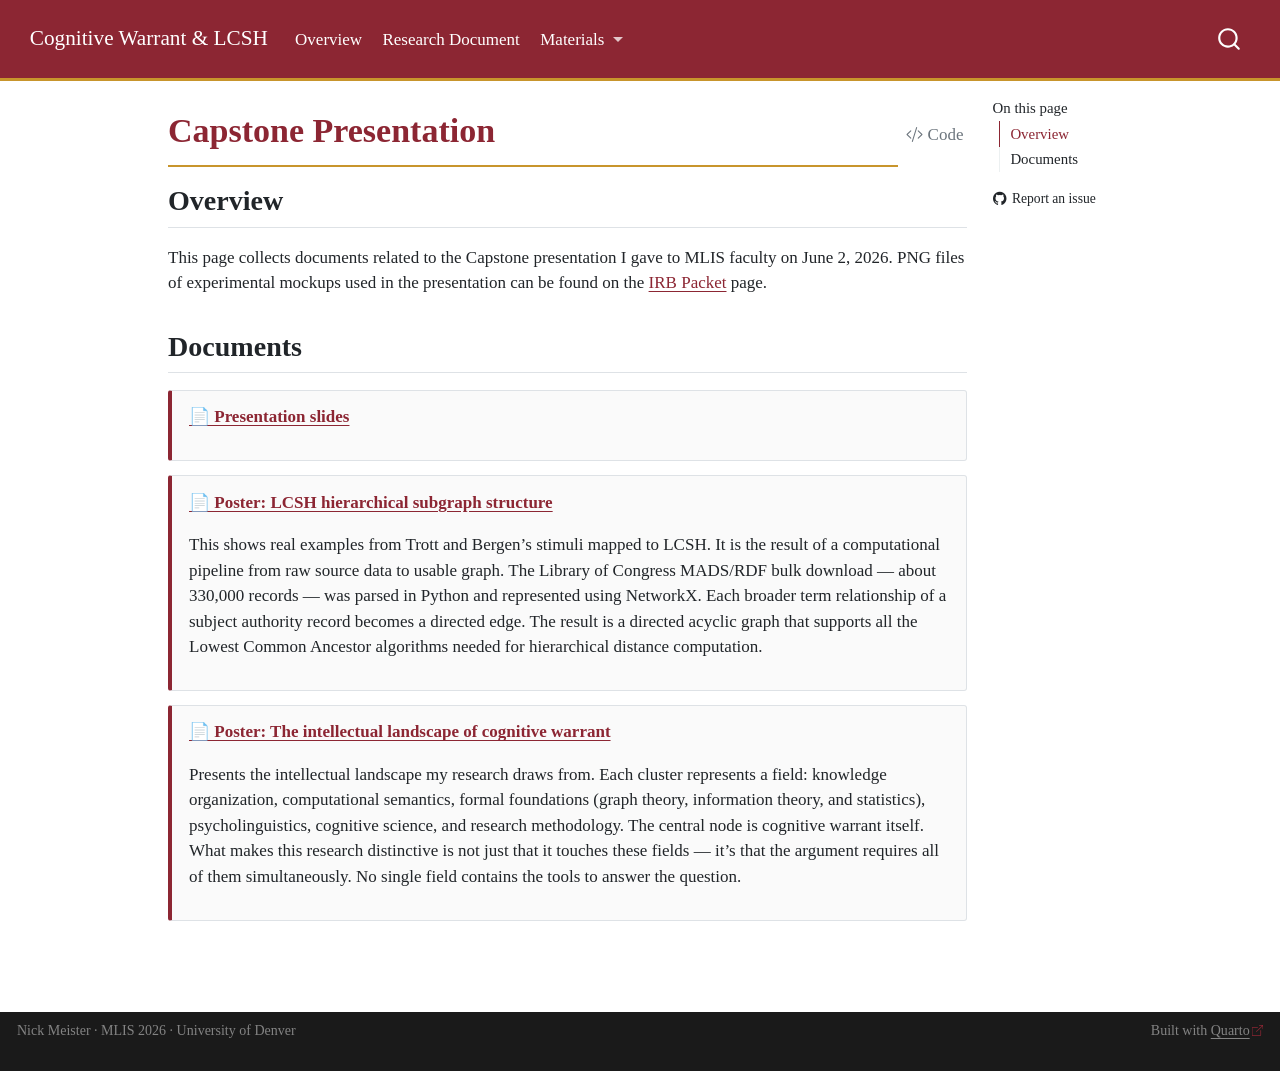
<file: docs/pages/presentation.html>
<!DOCTYPE html>
<html xmlns="http://www.w3.org/1999/xhtml" lang="en" xml:lang="en"><head>

<meta charset="utf-8">
<meta name="generator" content="quarto-1.9.38">

<meta name="viewport" content="width=device-width, initial-scale=1.0, user-scalable=yes">


<title>Capstone Presentation – Cognitive Warrant &amp; LCSH: Research Hub</title>
<style>
/* Default styles provided by pandoc.
** See https://pandoc.org/MANUAL.html#variables-for-html for config info.
*/
code{white-space: pre-wrap;}
span.smallcaps{font-variant: small-caps;}
div.columns{display: flex; gap: min(4vw, 1.5em);}
div.column{flex: auto; overflow-x: auto;}
div.hanging-indent{margin-left: 1.5em; text-indent: -1.5em;}
ul.task-list{list-style: none;}
ul.task-list li input[type="checkbox"] {
  width: 0.8em;
  margin: 0 0.8em 0.2em -1em; /* quarto-specific, see https://github.com/quarto-dev/quarto-cli/issues/4556 */ 
  vertical-align: middle;
}
/* CSS for syntax highlighting */
html { -webkit-text-size-adjust: 100%; }
pre > code.sourceCode { white-space: pre; position: relative; }
pre > code.sourceCode > span { display: inline-block; line-height: 1.25; }
pre > code.sourceCode > span:empty { height: 1.2em; }
.sourceCode { overflow: visible; }
code.sourceCode > span { color: inherit; text-decoration: inherit; }
div.sourceCode { margin: 1em 0; }
pre.sourceCode { margin: 0; }
@media screen {
div.sourceCode { overflow: auto; }
}
@media print {
pre > code.sourceCode { white-space: pre-wrap; }
pre > code.sourceCode > span { text-indent: -5em; padding-left: 5em; }
}
pre.numberSource code
  { counter-reset: source-line 0; }
pre.numberSource code > span
  { position: relative; left: -4em; counter-increment: source-line; }
pre.numberSource code > span > a:first-child::before
  { content: counter(source-line);
    position: relative; left: -1em; text-align: right; vertical-align: baseline;
    border: none; display: inline-block;
    -webkit-touch-callout: none; -webkit-user-select: none;
    -khtml-user-select: none; -moz-user-select: none;
    -ms-user-select: none; user-select: none;
    padding: 0 4px; width: 4em;
  }
pre.numberSource { margin-left: 3em;  padding-left: 4px; }
div.sourceCode
  {   }
@media screen {
pre > code.sourceCode > span > a:first-child::before { text-decoration: underline; }
}
</style>


<script src="../site_libs/quarto-nav/quarto-nav.js"></script>
<script src="../site_libs/quarto-nav/headroom.min.js"></script>
<script src="../site_libs/clipboard/clipboard.min.js"></script>
<script src="../site_libs/quarto-search/autocomplete.umd.js"></script>
<script src="../site_libs/quarto-search/fuse.min.js"></script>
<script src="../site_libs/quarto-search/quarto-search.js"></script>
<meta name="quarto:offset" content="../">
<link href="../assets/img/favicon.png" rel="icon" type="image/png">
<script src="../site_libs/quarto-html/quarto.js" type="module"></script>
<script src="../site_libs/quarto-html/tabsets/tabsets.js" type="module"></script>
<script src="../site_libs/quarto-html/popper.min.js"></script>
<script src="../site_libs/quarto-html/tippy.umd.min.js"></script>
<script src="../site_libs/quarto-html/anchor.min.js"></script>
<link href="../site_libs/quarto-html/tippy.css" rel="stylesheet">
<link href="../site_libs/quarto-html/quarto-syntax-highlighting-de63f62b328812d8e578a4d74e282472.css" rel="stylesheet" id="quarto-text-highlighting-styles">
<script src="../site_libs/bootstrap/bootstrap.min.js"></script>
<link href="../site_libs/bootstrap/bootstrap-icons.css" rel="stylesheet">
<link href="../site_libs/bootstrap/bootstrap-5c095410065b229b6694b9f661c4a6af.min.css" rel="stylesheet" append-hash="true" id="quarto-bootstrap" data-mode="light">
<script id="quarto-search-options" type="application/json">{
  "location": "navbar",
  "copy-button": false,
  "collapse-after": 3,
  "panel-placement": "end",
  "type": "overlay",
  "limit": 50,
  "keyboard-shortcut": [
    "f",
    "/",
    "s"
  ],
  "show-item-context": false,
  "language": {
    "search-no-results-text": "No results",
    "search-matching-documents-text": "matching documents",
    "search-copy-link-title": "Copy link to search",
    "search-hide-matches-text": "Hide additional matches",
    "search-more-match-text": "more match in this document",
    "search-more-matches-text": "more matches in this document",
    "search-clear-button-title": "Clear",
    "search-text-placeholder": "",
    "search-detached-cancel-button-title": "Cancel",
    "search-submit-button-title": "Submit",
    "search-label": "Search"
  }
}</script>
<style>html{ scroll-behavior: smooth; }</style>


</head>

<body class="nav-fixed quarto-light">

<div id="quarto-search-results"></div>
  <header id="quarto-header" class="headroom fixed-top">
    <nav class="navbar navbar-expand-lg " data-bs-theme="dark">
      <div class="navbar-container container-fluid">
      <div class="navbar-brand-container mx-auto">
    <a class="navbar-brand" href="../index.html">
    <span class="navbar-title">Cognitive Warrant &amp; LCSH</span>
    </a>
  </div>
            <div id="quarto-search" class="" title="Search"></div>
          <button class="navbar-toggler" type="button" data-bs-toggle="collapse" data-bs-target="#navbarCollapse" aria-controls="navbarCollapse" role="menu" aria-expanded="false" aria-label="Toggle navigation" onclick="if (window.quartoToggleHeadroom) { window.quartoToggleHeadroom(); }">
  <span class="navbar-toggler-icon"></span>
</button>
          <div class="collapse navbar-collapse" id="navbarCollapse">
            <ul class="navbar-nav navbar-nav-scroll me-auto">
  <li class="nav-item">
    <a class="nav-link" href="../index.html"> 
<span class="menu-text">Overview</span></a>
  </li>  
  <li class="nav-item">
    <a class="nav-link" href="../pages/manuscript.html"> 
<span class="menu-text">Research Document</span></a>
  </li>  
  <li class="nav-item dropdown ">
    <a class="nav-link dropdown-toggle" href="#" id="nav-menu-materials" role="link" data-bs-toggle="dropdown" aria-expanded="false">
 <span class="menu-text">Materials</span>
    </a>
    <ul class="dropdown-menu" aria-labelledby="nav-menu-materials">    
        <li>
    <a class="dropdown-item" href="../pages/irb.html">
 <span class="dropdown-text">IRB Packet</span></a>
  </li>  
        <li>
    <a class="dropdown-item" href="../pages/presentation.html">
 <span class="dropdown-text">Presentation</span></a>
  </li>  
        <li>
    <a class="dropdown-item" href="../pages/cognitive-warrant-pipeline.html">
 <span class="dropdown-text">Analytic Pipeline</span></a>
  </li>  
    </ul>
  </li>
</ul>
          </div> <!-- /navcollapse -->
            <div class="quarto-navbar-tools">
</div>
      </div> <!-- /container-fluid -->
    </nav>
</header>
<!-- content -->
<div id="quarto-content" class="quarto-container page-columns page-rows-contents page-layout-article page-navbar">
<!-- sidebar -->
<!-- margin-sidebar -->
    <div id="quarto-margin-sidebar" class="sidebar margin-sidebar">
        <nav id="TOC" role="doc-toc" class="toc-active">
    <h2 id="toc-title">On this page</h2>
   
  <ul>
  <li><a href="#overview" id="toc-overview" class="nav-link active" data-scroll-target="#overview">Overview</a></li>
  <li><a href="#documents" id="toc-documents" class="nav-link" data-scroll-target="#documents">Documents</a></li>
  </ul>
<div class="toc-actions"><ul><li><a href="https://github.com/nicholasmeister/cognitive-warrant/issues/new" class="toc-action"><i class="bi bi-github"></i>Report an issue</a></li></ul></div></nav>
    </div>
<!-- main -->
<main class="content" id="quarto-document-content">

<header id="title-block-header" class="quarto-title-block default">
<div class="quarto-title">
<div class="quarto-title-block"><div><h1 class="title">Capstone Presentation</h1><button type="button" class="btn code-tools-button" id="quarto-code-tools-source"><i class="bi"></i> Code</button></div></div>
</div>



<div class="quarto-title-meta">

    
  
    
  </div>
  


</header>


<section id="overview" class="level2">
<h2 class="anchored" data-anchor-id="overview">Overview</h2>
<p>This page collects documents related to the Capstone presentation I gave to MLIS faculty on June 2, 2026. PNG files of experimental mockups used in the presentation can be found on the <a href="../pages/irb.html">IRB Packet</a> page.</p>
</section>
<section id="documents" class="level2">
<h2 class="anchored" data-anchor-id="documents">Documents</h2>
<div class="file-card">
<p><a href="../assets/pdf/meister_capstone_presentation_deck.pdf">📄 Presentation slides</a></p>
</div>
<div class="file-card">
<p><a href="../assets/pdf/lcsh_subgraph.pdf">📄 Poster: LCSH hierarchical subgraph structure</a></p>
<p>This shows real examples from Trott and Bergen’s stimuli mapped to LCSH. It is the result of a computational pipeline from raw source data to usable graph. The Library of Congress MADS/RDF bulk download — about 330,000 records — was parsed in Python and represented using NetworkX. Each broader term relationship of a subject authority record becomes a directed edge. The result is a directed acyclic graph that supports all the Lowest Common Ancestor algorithms needed for hierarchical distance computation.</p>
</div>
<div class="file-card">
<p><a href="../assets/pdf/intellectual_landscape_of_cognitive_warrant.pdf">📄 Poster: The intellectual landscape of cognitive warrant</a></p>
<p>Presents the intellectual landscape my research draws from. Each cluster represents a field: knowledge organization, computational semantics, formal foundations (graph theory, information theory, and statistics), psycholinguistics, cognitive science, and research methodology. The central node is cognitive warrant itself. What makes this research distinctive is not just that it touches these fields — it’s that the argument requires all of them simultaneously. No single field contains the tools to answer the question.</p>
</div>


<!-- -->

</section>

</main> <!-- /main -->
<script id="quarto-html-after-body" type="application/javascript">
  window.document.addEventListener("DOMContentLoaded", function (event) {
    const icon = "";
    const anchorJS = new window.AnchorJS();
    anchorJS.options = {
      placement: 'right',
      icon: icon
    };
    anchorJS.add('.anchored');
    const isCodeAnnotation = (el) => {
      for (const clz of el.classList) {
        if (clz.startsWith('code-annotation-')) {                     
          return true;
        }
      }
      return false;
    }
    const onCopySuccess = function(e) {
      // button target
      const button = e.trigger;
      // don't keep focus
      button.blur();
      // flash "checked"
      button.classList.add('code-copy-button-checked');
      var currentTitle = button.getAttribute("title");
      button.setAttribute("title", "Copied!");
      let tooltip;
      if (window.bootstrap) {
        button.setAttribute("data-bs-toggle", "tooltip");
        button.setAttribute("data-bs-placement", "left");
        button.setAttribute("data-bs-title", "Copied!");
        tooltip = new bootstrap.Tooltip(button, 
          { trigger: "manual", 
            customClass: "code-copy-button-tooltip",
            offset: [0, -8]});
        tooltip.show();    
      }
      setTimeout(function() {
        if (tooltip) {
          tooltip.hide();
          button.removeAttribute("data-bs-title");
          button.removeAttribute("data-bs-toggle");
          button.removeAttribute("data-bs-placement");
        }
        button.setAttribute("title", currentTitle);
        button.classList.remove('code-copy-button-checked');
      }, 1000);
      // clear code selection
      e.clearSelection();
    }
    const getTextToCopy = function(trigger) {
      const outerScaffold = trigger.parentElement.cloneNode(true);
      const codeEl = outerScaffold.querySelector('code');
      for (const childEl of codeEl.children) {
        if (isCodeAnnotation(childEl)) {
          childEl.remove();
        }
      }
      return codeEl.innerText;
    }
    const clipboard = new window.ClipboardJS('.code-copy-button:not([data-in-quarto-modal])', {
      text: getTextToCopy
    });
    clipboard.on('success', onCopySuccess);
    if (window.document.getElementById('quarto-embedded-source-code-modal')) {
      const clipboardModal = new window.ClipboardJS('.code-copy-button[data-in-quarto-modal]', {
        text: getTextToCopy,
        container: window.document.getElementById('quarto-embedded-source-code-modal')
      });
      clipboardModal.on('success', onCopySuccess);
    }
    const viewSource = window.document.getElementById('quarto-view-source') ||
                       window.document.getElementById('quarto-code-tools-source');
    if (viewSource) {
      const sourceUrl = viewSource.getAttribute("data-quarto-source-url");
      viewSource.addEventListener("click", function(e) {
        if (sourceUrl) {
          // rstudio viewer pane
          if (/\bcapabilities=\b/.test(window.location)) {
            window.open(sourceUrl);
          } else {
            window.location.href = sourceUrl;
          }
        } else {
          const modal = new bootstrap.Modal(document.getElementById('quarto-embedded-source-code-modal'));
          modal.show();
        }
        return false;
      });
    }
    function toggleCodeHandler(show) {
      return function(e) {
        const detailsSrc = window.document.querySelectorAll(".cell > details > .sourceCode");
        for (let i=0; i<detailsSrc.length; i++) {
          const details = detailsSrc[i].parentElement;
          if (show) {
            details.open = true;
          } else {
            details.removeAttribute("open");
          }
        }
        const cellCodeDivs = window.document.querySelectorAll(".cell > .sourceCode");
        const fromCls = show ? "hidden" : "unhidden";
        const toCls = show ? "unhidden" : "hidden";
        for (let i=0; i<cellCodeDivs.length; i++) {
          const codeDiv = cellCodeDivs[i];
          if (codeDiv.classList.contains(fromCls)) {
            codeDiv.classList.remove(fromCls);
            codeDiv.classList.add(toCls);
          } 
        }
        return false;
      }
    }
    const hideAllCode = window.document.getElementById("quarto-hide-all-code");
    if (hideAllCode) {
      hideAllCode.addEventListener("click", toggleCodeHandler(false));
    }
    const showAllCode = window.document.getElementById("quarto-show-all-code");
    if (showAllCode) {
      showAllCode.addEventListener("click", toggleCodeHandler(true));
    }
      var localhostRegex = new RegExp(/^(?:http|https):\/\/localhost\:?[0-9]*\//);
      var mailtoRegex = new RegExp(/^mailto:/);
        var filterRegex = new RegExp('/' + window.location.host + '/');
      var isInternal = (href) => {
          return filterRegex.test(href) || localhostRegex.test(href) || mailtoRegex.test(href);
      }
      // Inspect non-navigation links and adorn them if external
     var links = window.document.querySelectorAll('a[href]:not(.nav-link):not(.navbar-brand):not(.toc-action):not(.sidebar-link):not(.sidebar-item-toggle):not(.pagination-link):not(.no-external):not([aria-hidden]):not(.dropdown-item):not(.quarto-navigation-tool):not(.about-link)');
      for (var i=0; i<links.length; i++) {
        const link = links[i];
        if (!isInternal(link.href)) {
          // undo the damage that might have been done by quarto-nav.js in the case of
          // links that we want to consider external
          if (link.dataset.originalHref !== undefined) {
            link.href = link.dataset.originalHref;
          }
            // target, if specified
            link.setAttribute("target", "_blank");
            if (link.getAttribute("rel") === null) {
              link.setAttribute("rel", "noopener");
            }
            // default icon
            link.classList.add("external");
        }
      }
    function tippyHover(el, contentFn, onTriggerFn, onUntriggerFn) {
      const config = {
        allowHTML: true,
        maxWidth: 500,
        delay: 100,
        arrow: false,
        appendTo: function(el) {
            return el.parentElement;
        },
        interactive: true,
        interactiveBorder: 10,
        theme: 'quarto',
        placement: 'bottom-start',
      };
      if (contentFn) {
        config.content = contentFn;
      }
      if (onTriggerFn) {
        config.onTrigger = onTriggerFn;
      }
      if (onUntriggerFn) {
        config.onUntrigger = onUntriggerFn;
      }
      window.tippy(el, config); 
    }
    const noterefs = window.document.querySelectorAll('a[role="doc-noteref"]');
    for (var i=0; i<noterefs.length; i++) {
      const ref = noterefs[i];
      tippyHover(ref, function() {
        // use id or data attribute instead here
        let href = ref.getAttribute('data-footnote-href') || ref.getAttribute('href');
        try { href = new URL(href).hash; } catch {}
        const id = href.replace(/^#\/?/, "");
        const note = window.document.getElementById(id);
        if (note) {
          return note.innerHTML;
        } else {
          return "";
        }
      });
    }
    const xrefs = window.document.querySelectorAll('a.quarto-xref');
    const processXRef = (id, note) => {
      // Strip column container classes
      const stripColumnClz = (el) => {
        el.classList.remove("page-full", "page-columns");
        if (el.children) {
          for (const child of el.children) {
            stripColumnClz(child);
          }
        }
      }
      stripColumnClz(note)
      if (id === null || id.startsWith('sec-')) {
        // Special case sections, only their first couple elements
        const container = document.createElement("div");
        if (note.children && note.children.length > 2) {
          container.appendChild(note.children[0].cloneNode(true));
          for (let i = 1; i < note.children.length; i++) {
            const child = note.children[i];
            if (child.tagName === "P" && child.innerText === "") {
              continue;
            } else {
              container.appendChild(child.cloneNode(true));
              break;
            }
          }
          if (window.Quarto?.typesetMath) {
            window.Quarto.typesetMath(container);
          }
          return container.innerHTML
        } else {
          if (window.Quarto?.typesetMath) {
            window.Quarto.typesetMath(note);
          }
          return note.innerHTML;
        }
      } else {
        // Remove any anchor links if they are present
        const anchorLink = note.querySelector('a.anchorjs-link');
        if (anchorLink) {
          anchorLink.remove();
        }
        if (window.Quarto?.typesetMath) {
          window.Quarto.typesetMath(note);
        }
        if (note.classList.contains("callout")) {
          return note.outerHTML;
        } else {
          return note.innerHTML;
        }
      }
    }
    for (var i=0; i<xrefs.length; i++) {
      const xref = xrefs[i];
      tippyHover(xref, undefined, function(instance) {
        instance.disable();
        let url = xref.getAttribute('href');
        let hash = undefined; 
        if (url.startsWith('#')) {
          hash = url;
        } else {
          try { hash = new URL(url).hash; } catch {}
        }
        if (hash) {
          const id = hash.replace(/^#\/?/, "");
          const note = window.document.getElementById(id);
          if (note !== null) {
            try {
              const html = processXRef(id, note.cloneNode(true));
              instance.setContent(html);
            } finally {
              instance.enable();
              instance.show();
            }
          } else {
            // See if we can fetch this
            fetch(url.split('#')[0])
            .then(res => res.text())
            .then(html => {
              const parser = new DOMParser();
              const htmlDoc = parser.parseFromString(html, "text/html");
              const note = htmlDoc.getElementById(id);
              if (note !== null) {
                const html = processXRef(id, note);
                instance.setContent(html);
              } 
            }).finally(() => {
              instance.enable();
              instance.show();
            });
          }
        } else {
          // See if we can fetch a full url (with no hash to target)
          // This is a special case and we should probably do some content thinning / targeting
          fetch(url)
          .then(res => res.text())
          .then(html => {
            const parser = new DOMParser();
            const htmlDoc = parser.parseFromString(html, "text/html");
            const note = htmlDoc.querySelector('main.content');
            if (note !== null) {
              // This should only happen for chapter cross references
              // (since there is no id in the URL)
              // remove the first header
              if (note.children.length > 0 && note.children[0].tagName === "HEADER") {
                note.children[0].remove();
              }
              const html = processXRef(null, note);
              instance.setContent(html);
            } 
          }).finally(() => {
            instance.enable();
            instance.show();
          });
        }
      }, function(instance) {
      });
    }
        let selectedAnnoteEl;
        const selectorForAnnotation = ( cell, annotation) => {
          let cellAttr = 'data-code-cell="' + cell + '"';
          let lineAttr = 'data-code-annotation="' +  annotation + '"';
          const selector = 'span[' + cellAttr + '][' + lineAttr + ']';
          return selector;
        }
        const selectCodeLines = (annoteEl) => {
          const doc = window.document;
          const targetCell = annoteEl.getAttribute("data-target-cell");
          const targetAnnotation = annoteEl.getAttribute("data-target-annotation");
          const annoteSpan = window.document.querySelector(selectorForAnnotation(targetCell, targetAnnotation));
          const lines = annoteSpan.getAttribute("data-code-lines").split(",");
          const lineIds = lines.map((line) => {
            return targetCell + "-" + line;
          })
          let top = null;
          let height = null;
          let parent = null;
          if (lineIds.length > 0) {
              //compute the position of the single el (top and bottom and make a div)
              const el = window.document.getElementById(lineIds[0]);
              top = el.offsetTop;
              height = el.offsetHeight;
              parent = el.parentElement.parentElement;
            if (lineIds.length > 1) {
              const lastEl = window.document.getElementById(lineIds[lineIds.length - 1]);
              const bottom = lastEl.offsetTop + lastEl.offsetHeight;
              height = bottom - top;
            }
            if (top !== null && height !== null && parent !== null) {
              // cook up a div (if necessary) and position it 
              let div = window.document.getElementById("code-annotation-line-highlight");
              if (div === null) {
                div = window.document.createElement("div");
                div.setAttribute("id", "code-annotation-line-highlight");
                div.style.position = 'absolute';
                parent.appendChild(div);
              }
              div.style.top = top - 2 + "px";
              div.style.height = height + 4 + "px";
              div.style.left = 0;
              let gutterDiv = window.document.getElementById("code-annotation-line-highlight-gutter");
              if (gutterDiv === null) {
                gutterDiv = window.document.createElement("div");
                gutterDiv.setAttribute("id", "code-annotation-line-highlight-gutter");
                gutterDiv.style.position = 'absolute';
                const codeCell = window.document.getElementById(targetCell);
                const gutter = codeCell.querySelector('.code-annotation-gutter');
                gutter.appendChild(gutterDiv);
              }
              gutterDiv.style.top = top - 2 + "px";
              gutterDiv.style.height = height + 4 + "px";
            }
            selectedAnnoteEl = annoteEl;
          }
        };
        const unselectCodeLines = () => {
          const elementsIds = ["code-annotation-line-highlight", "code-annotation-line-highlight-gutter"];
          elementsIds.forEach((elId) => {
            const div = window.document.getElementById(elId);
            if (div) {
              div.remove();
            }
          });
          selectedAnnoteEl = undefined;
        };
          // Handle positioning of the toggle
      window.addEventListener(
        "resize",
        throttle(() => {
          elRect = undefined;
          if (selectedAnnoteEl) {
            selectCodeLines(selectedAnnoteEl);
          }
        }, 10)
      );
      function throttle(fn, ms) {
      let throttle = false;
      let timer;
        return (...args) => {
          if(!throttle) { // first call gets through
              fn.apply(this, args);
              throttle = true;
          } else { // all the others get throttled
              if(timer) clearTimeout(timer); // cancel #2
              timer = setTimeout(() => {
                fn.apply(this, args);
                timer = throttle = false;
              }, ms);
          }
        };
      }
        // Attach click handler to the DT
        const annoteDls = window.document.querySelectorAll('dt[data-target-cell]');
        for (const annoteDlNode of annoteDls) {
          annoteDlNode.addEventListener('click', (event) => {
            const clickedEl = event.target;
            if (clickedEl !== selectedAnnoteEl) {
              unselectCodeLines();
              const activeEl = window.document.querySelector('dt[data-target-cell].code-annotation-active');
              if (activeEl) {
                activeEl.classList.remove('code-annotation-active');
              }
              selectCodeLines(clickedEl);
              clickedEl.classList.add('code-annotation-active');
            } else {
              // Unselect the line
              unselectCodeLines();
              clickedEl.classList.remove('code-annotation-active');
            }
          });
        }
    const findCites = (el) => {
      const parentEl = el.parentElement;
      if (parentEl) {
        const cites = parentEl.dataset.cites;
        if (cites) {
          return {
            el,
            cites: cites.split(' ')
          };
        } else {
          return findCites(el.parentElement)
        }
      } else {
        return undefined;
      }
    };
    var bibliorefs = window.document.querySelectorAll('a[role="doc-biblioref"]');
    for (var i=0; i<bibliorefs.length; i++) {
      const ref = bibliorefs[i];
      const citeInfo = findCites(ref);
      if (citeInfo) {
        tippyHover(citeInfo.el, function() {
          var popup = window.document.createElement('div');
          citeInfo.cites.forEach(function(cite) {
            var citeDiv = window.document.createElement('div');
            citeDiv.classList.add('hanging-indent');
            citeDiv.classList.add('csl-entry');
            var biblioDiv = window.document.getElementById('ref-' + cite);
            if (biblioDiv) {
              citeDiv.innerHTML = biblioDiv.innerHTML;
            }
            popup.appendChild(citeDiv);
          });
          return popup.innerHTML;
        });
      }
    }
  });
  </script><div class="modal fade" id="quarto-embedded-source-code-modal" tabindex="-1" aria-labelledby="quarto-embedded-source-code-modal-label" aria-hidden="true"><div class="modal-dialog modal-dialog-scrollable"><div class="modal-content"><div class="modal-header"><h5 class="modal-title" id="quarto-embedded-source-code-modal-label">Source Code</h5><button class="btn-close" data-bs-dismiss="modal"></button></div><div class="modal-body"><div class="">
<div class="code-copy-outer-scaffold"><div class="sourceCode" id="cb1" data-shortcodes="false"><pre class="sourceCode markdown code-with-copy"><code class="sourceCode markdown"><span id="cb1-1"><a href="#cb1-1" aria-hidden="true" tabindex="-1"></a><span class="co">---</span></span>
<span id="cb1-2"><a href="#cb1-2" aria-hidden="true" tabindex="-1"></a><span class="an">title:</span><span class="co"> "Capstone Presentation"</span></span>
<span id="cb1-3"><a href="#cb1-3" aria-hidden="true" tabindex="-1"></a><span class="co">---</span></span>
<span id="cb1-4"><a href="#cb1-4" aria-hidden="true" tabindex="-1"></a></span>
<span id="cb1-5"><a href="#cb1-5" aria-hidden="true" tabindex="-1"></a><span class="fu">## Overview</span></span>
<span id="cb1-6"><a href="#cb1-6" aria-hidden="true" tabindex="-1"></a></span>
<span id="cb1-7"><a href="#cb1-7" aria-hidden="true" tabindex="-1"></a>This page collects documents related to the Capstone presentation I gave to MLIS faculty on June 2, 2026. PNG files of experimental mockups used in the presentation can be found on the <span class="co">[</span><span class="ot">IRB Packet</span><span class="co">](irb.qmd)</span> page. </span>
<span id="cb1-8"><a href="#cb1-8" aria-hidden="true" tabindex="-1"></a></span>
<span id="cb1-9"><a href="#cb1-9" aria-hidden="true" tabindex="-1"></a><span class="fu">## Documents</span></span>
<span id="cb1-10"><a href="#cb1-10" aria-hidden="true" tabindex="-1"></a></span>
<span id="cb1-11"><a href="#cb1-11" aria-hidden="true" tabindex="-1"></a>::: {.file-card}</span>
<span id="cb1-12"><a href="#cb1-12" aria-hidden="true" tabindex="-1"></a><span class="co">[</span><span class="ot">📄 Presentation slides</span><span class="co">](../assets/pdf/meister_capstone_presentation_deck.pdf)</span></span>
<span id="cb1-13"><a href="#cb1-13" aria-hidden="true" tabindex="-1"></a>:::</span>
<span id="cb1-14"><a href="#cb1-14" aria-hidden="true" tabindex="-1"></a></span>
<span id="cb1-15"><a href="#cb1-15" aria-hidden="true" tabindex="-1"></a>::: {.file-card}</span>
<span id="cb1-16"><a href="#cb1-16" aria-hidden="true" tabindex="-1"></a><span class="co">[</span><span class="ot">📄 Poster: LCSH hierarchical subgraph structure</span><span class="co">](../assets/pdf/lcsh_subgraph.pdf)</span></span>
<span id="cb1-17"><a href="#cb1-17" aria-hidden="true" tabindex="-1"></a></span>
<span id="cb1-18"><a href="#cb1-18" aria-hidden="true" tabindex="-1"></a>This shows real examples from Trott and Bergen's stimuli mapped to LCSH. It is the result of a computational pipeline from raw source data to usable graph. The Library of Congress MADS/RDF bulk download — about 330,000 records — was parsed in Python and represented using NetworkX. Each broader term relationship of a subject authority record becomes a directed edge. The result is a directed acyclic graph that supports all the Lowest Common Ancestor algorithms needed for hierarchical distance computation.</span>
<span id="cb1-19"><a href="#cb1-19" aria-hidden="true" tabindex="-1"></a>:::</span>
<span id="cb1-20"><a href="#cb1-20" aria-hidden="true" tabindex="-1"></a></span>
<span id="cb1-21"><a href="#cb1-21" aria-hidden="true" tabindex="-1"></a>::: {.file-card}</span>
<span id="cb1-22"><a href="#cb1-22" aria-hidden="true" tabindex="-1"></a><span class="co">[</span><span class="ot">📄 Poster: The intellectual landscape of cognitive warrant</span><span class="co">](../assets/pdf/intellectual_landscape_of_cognitive_warrant.pdf)</span></span>
<span id="cb1-23"><a href="#cb1-23" aria-hidden="true" tabindex="-1"></a></span>
<span id="cb1-24"><a href="#cb1-24" aria-hidden="true" tabindex="-1"></a>Presents the intellectual landscape my research draws from. Each cluster represents a field: knowledge organization, computational semantics, formal foundations (graph theory, information theory, and statistics), psycholinguistics, cognitive science, and research methodology. The central node is cognitive warrant itself. What makes this research distinctive is not just that it touches these fields — it's that the argument requires all of them simultaneously. No single field contains the tools to answer the question.</span>
<span id="cb1-25"><a href="#cb1-25" aria-hidden="true" tabindex="-1"></a>:::</span>
<span id="cb1-26"><a href="#cb1-26" aria-hidden="true" tabindex="-1"></a></span></code></pre></div><button title="Copy to Clipboard" class="code-copy-button" data-in-quarto-modal=""><i class="bi"></i></button></div>
</div></div></div></div></div>
</div> <!-- /content -->
<footer class="footer">
  <div class="nav-footer">
    <div class="nav-footer-left">
<p>Nick Meister · MLIS 2026 · University of Denver</p>
</div>   
    <div class="nav-footer-center">
      &nbsp;
    <div class="toc-actions d-sm-block d-md-none"><ul><li><a href="https://github.com/nicholasmeister/cognitive-warrant/issues/new" class="toc-action"><i class="bi bi-github"></i>Report an issue</a></li></ul></div></div>
    <div class="nav-footer-right">
<p>Built with <a href="https://quarto.org">Quarto</a></p>
</div>
  </div>
</footer>




<script src="../site_libs/quarto-html/zenscroll-min.js"></script>
</body></html>
</file>
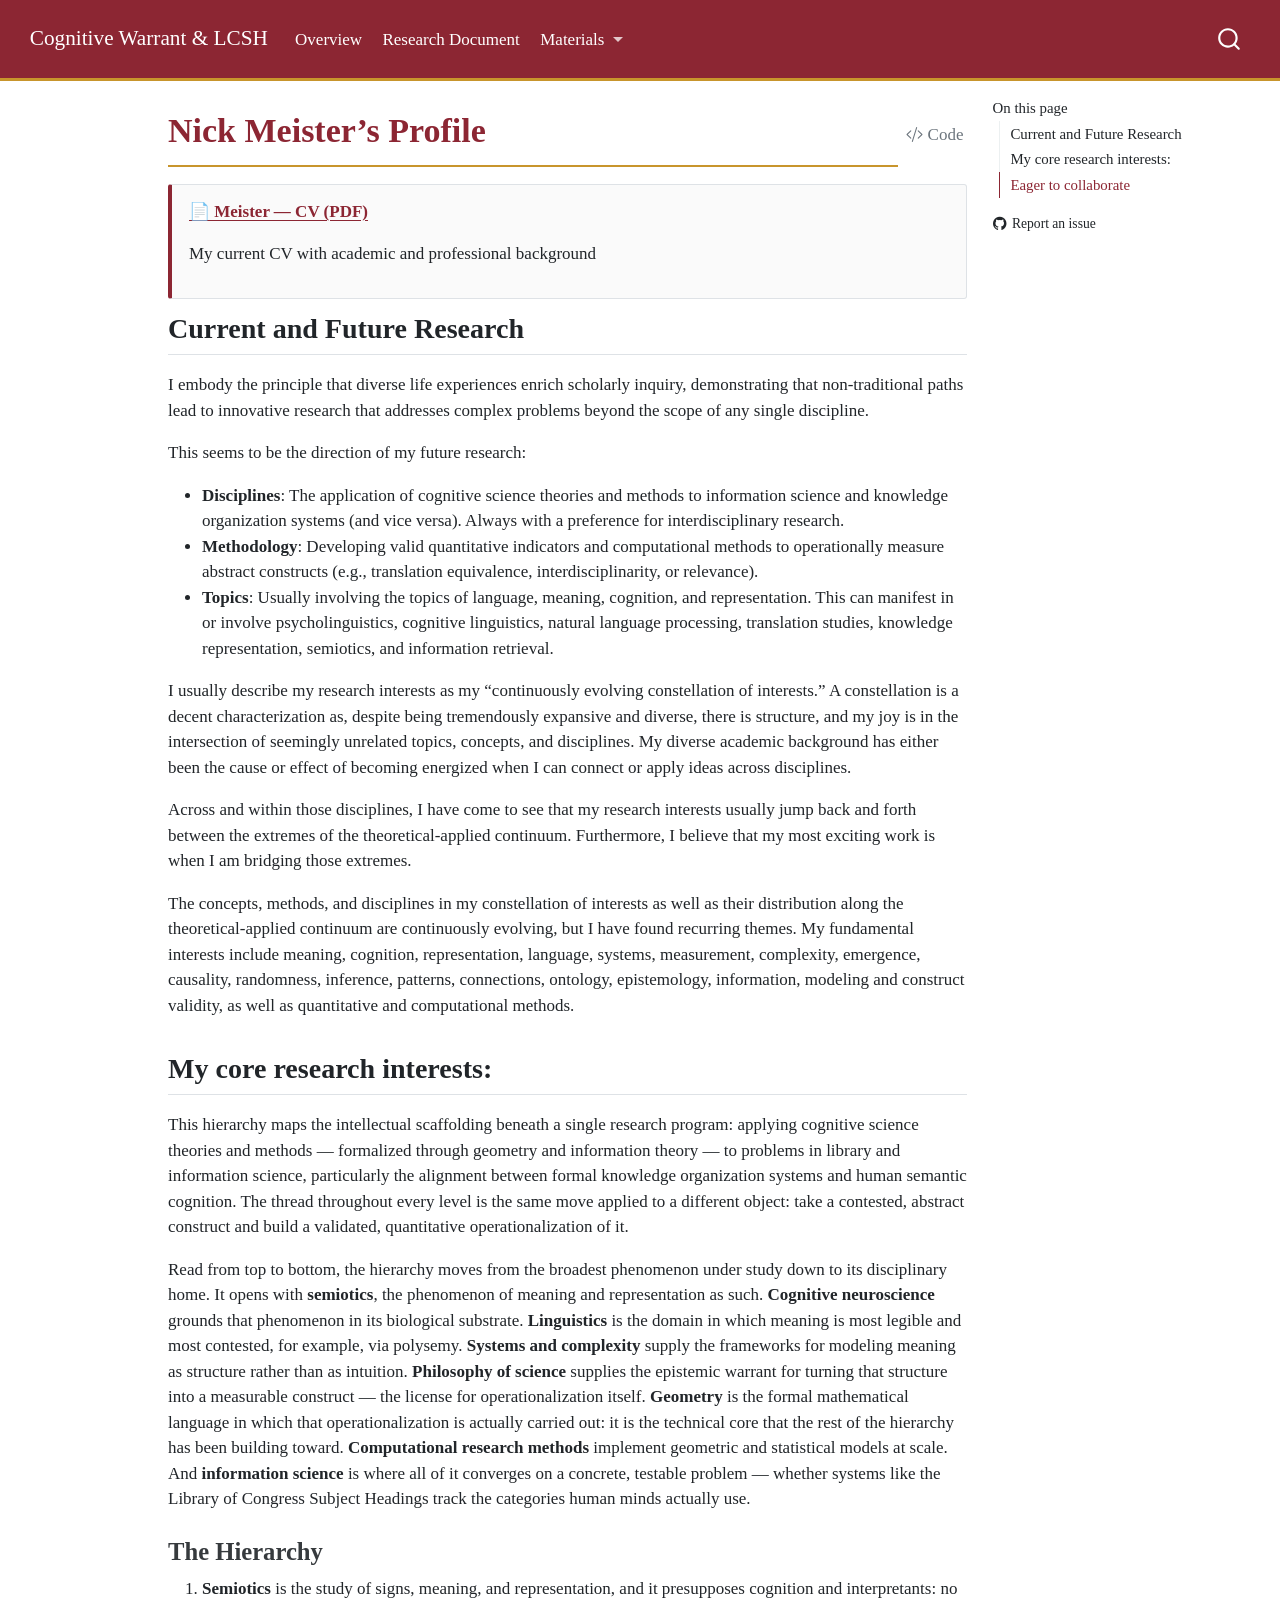
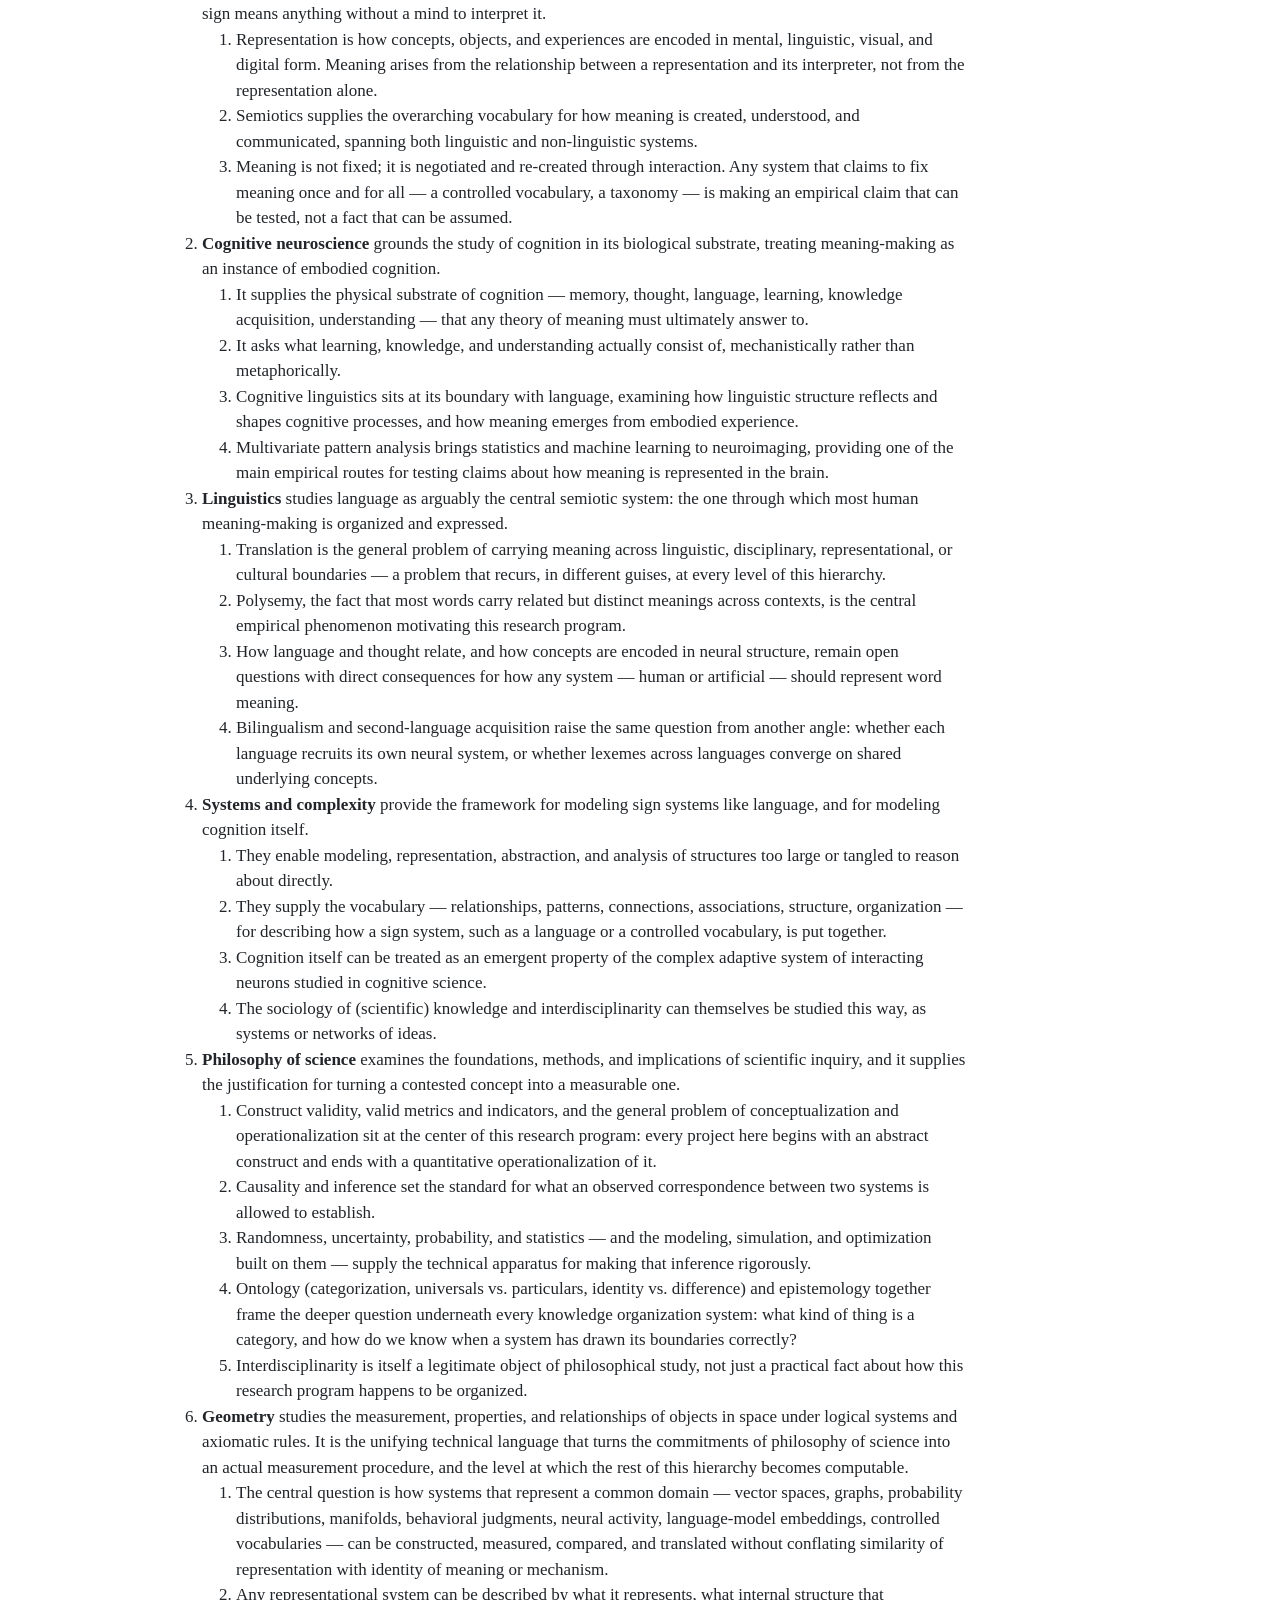
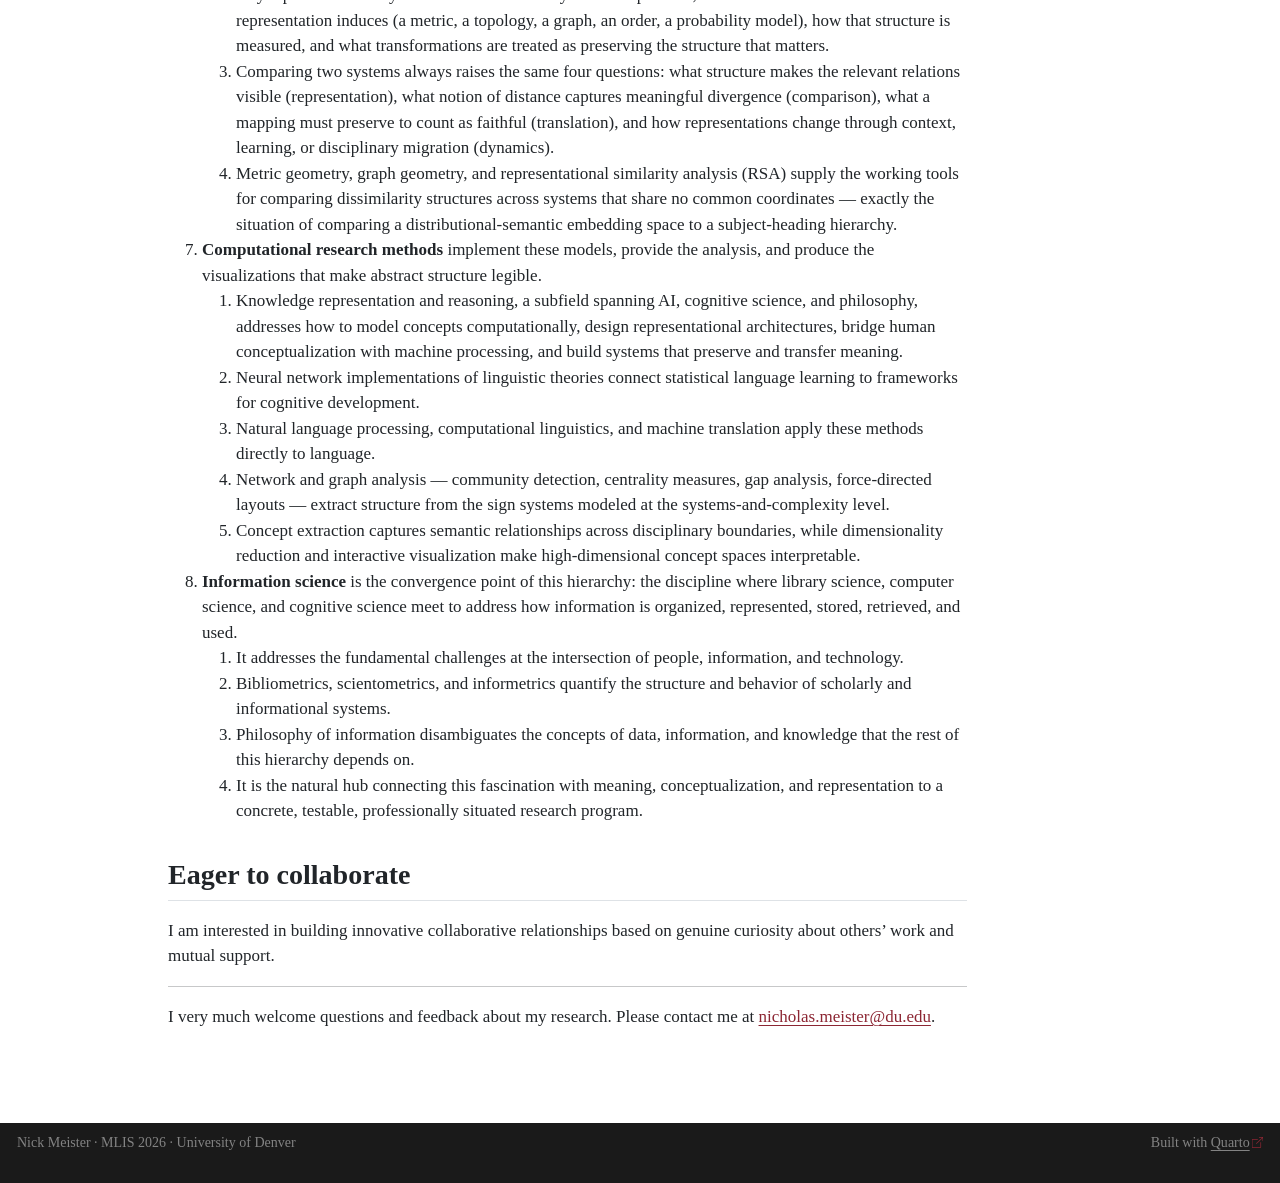
<file: docs/pages/profile.html>
<!DOCTYPE html>
<html xmlns="http://www.w3.org/1999/xhtml" lang="en" xml:lang="en"><head>

<meta charset="utf-8">
<meta name="generator" content="quarto-1.9.38">

<meta name="viewport" content="width=device-width, initial-scale=1.0, user-scalable=yes">


<title>Nick Meister’s Profile – Cognitive Warrant &amp; LCSH: Research Hub</title>
<style>
/* Default styles provided by pandoc.
** See https://pandoc.org/MANUAL.html#variables-for-html for config info.
*/
code{white-space: pre-wrap;}
span.smallcaps{font-variant: small-caps;}
div.columns{display: flex; gap: min(4vw, 1.5em);}
div.column{flex: auto; overflow-x: auto;}
div.hanging-indent{margin-left: 1.5em; text-indent: -1.5em;}
ul.task-list{list-style: none;}
ul.task-list li input[type="checkbox"] {
  width: 0.8em;
  margin: 0 0.8em 0.2em -1em; /* quarto-specific, see https://github.com/quarto-dev/quarto-cli/issues/4556 */ 
  vertical-align: middle;
}
/* CSS for syntax highlighting */
html { -webkit-text-size-adjust: 100%; }
pre > code.sourceCode { white-space: pre; position: relative; }
pre > code.sourceCode > span { display: inline-block; line-height: 1.25; }
pre > code.sourceCode > span:empty { height: 1.2em; }
.sourceCode { overflow: visible; }
code.sourceCode > span { color: inherit; text-decoration: inherit; }
div.sourceCode { margin: 1em 0; }
pre.sourceCode { margin: 0; }
@media screen {
div.sourceCode { overflow: auto; }
}
@media print {
pre > code.sourceCode { white-space: pre-wrap; }
pre > code.sourceCode > span { text-indent: -5em; padding-left: 5em; }
}
pre.numberSource code
  { counter-reset: source-line 0; }
pre.numberSource code > span
  { position: relative; left: -4em; counter-increment: source-line; }
pre.numberSource code > span > a:first-child::before
  { content: counter(source-line);
    position: relative; left: -1em; text-align: right; vertical-align: baseline;
    border: none; display: inline-block;
    -webkit-touch-callout: none; -webkit-user-select: none;
    -khtml-user-select: none; -moz-user-select: none;
    -ms-user-select: none; user-select: none;
    padding: 0 4px; width: 4em;
  }
pre.numberSource { margin-left: 3em;  padding-left: 4px; }
div.sourceCode
  {   }
@media screen {
pre > code.sourceCode > span > a:first-child::before { text-decoration: underline; }
}
</style>


<script src="../site_libs/quarto-nav/quarto-nav.js"></script>
<script src="../site_libs/quarto-nav/headroom.min.js"></script>
<script src="../site_libs/clipboard/clipboard.min.js"></script>
<script src="../site_libs/quarto-search/autocomplete.umd.js"></script>
<script src="../site_libs/quarto-search/fuse.min.js"></script>
<script src="../site_libs/quarto-search/quarto-search.js"></script>
<meta name="quarto:offset" content="../">
<link href="../assets/img/favicon.png" rel="icon" type="image/png">
<script src="../site_libs/quarto-html/quarto.js" type="module"></script>
<script src="../site_libs/quarto-html/tabsets/tabsets.js" type="module"></script>
<script src="../site_libs/quarto-html/popper.min.js"></script>
<script src="../site_libs/quarto-html/tippy.umd.min.js"></script>
<script src="../site_libs/quarto-html/anchor.min.js"></script>
<link href="../site_libs/quarto-html/tippy.css" rel="stylesheet">
<link href="../site_libs/quarto-html/quarto-syntax-highlighting-de63f62b328812d8e578a4d74e282472.css" rel="stylesheet" id="quarto-text-highlighting-styles">
<script src="../site_libs/bootstrap/bootstrap.min.js"></script>
<link href="../site_libs/bootstrap/bootstrap-icons.css" rel="stylesheet">
<link href="../site_libs/bootstrap/bootstrap-5c095410065b229b6694b9f661c4a6af.min.css" rel="stylesheet" append-hash="true" id="quarto-bootstrap" data-mode="light">
<script id="quarto-search-options" type="application/json">{
  "location": "navbar",
  "copy-button": false,
  "collapse-after": 3,
  "panel-placement": "end",
  "type": "overlay",
  "limit": 50,
  "keyboard-shortcut": [
    "f",
    "/",
    "s"
  ],
  "show-item-context": false,
  "language": {
    "search-no-results-text": "No results",
    "search-matching-documents-text": "matching documents",
    "search-copy-link-title": "Copy link to search",
    "search-hide-matches-text": "Hide additional matches",
    "search-more-match-text": "more match in this document",
    "search-more-matches-text": "more matches in this document",
    "search-clear-button-title": "Clear",
    "search-text-placeholder": "",
    "search-detached-cancel-button-title": "Cancel",
    "search-submit-button-title": "Submit",
    "search-label": "Search"
  }
}</script>
<style>html{ scroll-behavior: smooth; }</style>


</head>

<body class="nav-fixed quarto-light">

<div id="quarto-search-results"></div>
  <header id="quarto-header" class="headroom fixed-top">
    <nav class="navbar navbar-expand-lg " data-bs-theme="dark">
      <div class="navbar-container container-fluid">
      <div class="navbar-brand-container mx-auto">
    <a class="navbar-brand" href="../index.html">
    <span class="navbar-title">Cognitive Warrant &amp; LCSH</span>
    </a>
  </div>
            <div id="quarto-search" class="" title="Search"></div>
          <button class="navbar-toggler" type="button" data-bs-toggle="collapse" data-bs-target="#navbarCollapse" aria-controls="navbarCollapse" role="menu" aria-expanded="false" aria-label="Toggle navigation" onclick="if (window.quartoToggleHeadroom) { window.quartoToggleHeadroom(); }">
  <span class="navbar-toggler-icon"></span>
</button>
          <div class="collapse navbar-collapse" id="navbarCollapse">
            <ul class="navbar-nav navbar-nav-scroll me-auto">
  <li class="nav-item">
    <a class="nav-link" href="../index.html"> 
<span class="menu-text">Overview</span></a>
  </li>  
  <li class="nav-item">
    <a class="nav-link" href="../pages/manuscript.html"> 
<span class="menu-text">Research Document</span></a>
  </li>  
  <li class="nav-item dropdown ">
    <a class="nav-link dropdown-toggle" href="#" id="nav-menu-materials" role="link" data-bs-toggle="dropdown" aria-expanded="false">
 <span class="menu-text">Materials</span>
    </a>
    <ul class="dropdown-menu" aria-labelledby="nav-menu-materials">    
        <li>
    <a class="dropdown-item" href="../pages/irb.html">
 <span class="dropdown-text">IRB Packet</span></a>
  </li>  
        <li>
    <a class="dropdown-item" href="../pages/presentation.html">
 <span class="dropdown-text">Presentation</span></a>
  </li>  
        <li>
    <a class="dropdown-item" href="../pages/cognitive-warrant-pipeline.html">
 <span class="dropdown-text">Analytic Pipeline</span></a>
  </li>  
    </ul>
  </li>
</ul>
          </div> <!-- /navcollapse -->
            <div class="quarto-navbar-tools">
</div>
      </div> <!-- /container-fluid -->
    </nav>
</header>
<!-- content -->
<div id="quarto-content" class="quarto-container page-columns page-rows-contents page-layout-article page-navbar">
<!-- sidebar -->
<!-- margin-sidebar -->
    <div id="quarto-margin-sidebar" class="sidebar margin-sidebar">
        <nav id="TOC" role="doc-toc" class="toc-active">
    <h2 id="toc-title">On this page</h2>
   
  <ul>
  <li><a href="#current-and-future-research" id="toc-current-and-future-research" class="nav-link active" data-scroll-target="#current-and-future-research">Current and Future Research</a></li>
  <li><a href="#my-core-research-interests" id="toc-my-core-research-interests" class="nav-link" data-scroll-target="#my-core-research-interests">My core research interests:</a>
  <ul class="collapse">
  <li><a href="#the-hierarchy" id="toc-the-hierarchy" class="nav-link" data-scroll-target="#the-hierarchy">The Hierarchy</a></li>
  </ul></li>
  <li><a href="#eager-to-collaborate" id="toc-eager-to-collaborate" class="nav-link" data-scroll-target="#eager-to-collaborate">Eager to collaborate</a></li>
  </ul>
<div class="toc-actions"><ul><li><a href="https://github.com/nicholasmeister/cognitive-warrant/issues/new" class="toc-action"><i class="bi bi-github"></i>Report an issue</a></li></ul></div></nav>
    </div>
<!-- main -->
<main class="content" id="quarto-document-content">

<header id="title-block-header" class="quarto-title-block default">
<div class="quarto-title">
<div class="quarto-title-block"><div><h1 class="title">Nick Meister’s Profile</h1><button type="button" class="btn code-tools-button" id="quarto-code-tools-source"><i class="bi"></i> Code</button></div></div>
</div>



<div class="quarto-title-meta">

    
  
    
  </div>
  


</header>


<div class="file-card">
<p><a href="../assets/pdf/meister_cv.pdf">📄 Meister — CV (PDF)</a></p>
<p>My current CV with academic and professional background</p>
</div>
<section id="current-and-future-research" class="level2">
<h2 class="anchored" data-anchor-id="current-and-future-research">Current and Future Research</h2>
<p>I embody the principle that diverse life experiences enrich scholarly inquiry, demonstrating that non-traditional paths lead to innovative research that addresses complex problems beyond the scope of any single discipline.</p>
<p>This seems to be the direction of my future research:</p>
<ul>
<li><strong>Disciplines</strong>: The application of cognitive science theories and methods to information science and knowledge organization systems (and vice versa). Always with a preference for interdisciplinary research.</li>
<li><strong>Methodology</strong>: Developing valid quantitative indicators and computational methods to operationally measure abstract constructs (e.g., translation equivalence, interdisciplinarity, or relevance).</li>
<li><strong>Topics</strong>: Usually involving the topics of language, meaning, cognition, and representation. This can manifest in or involve psycholinguistics, cognitive linguistics, natural language processing, translation studies, knowledge representation, semiotics, and information retrieval.</li>
</ul>
<p>I usually describe my research interests as my “continuously evolving constellation of interests.” A constellation is a decent characterization as, despite being tremendously expansive and diverse, there is structure, and my joy is in the intersection of seemingly unrelated topics, concepts, and disciplines. My diverse academic background has either been the cause or effect of becoming energized when I can connect or apply ideas across disciplines.</p>
<p>Across and within those disciplines, I have come to see that my research interests usually jump back and forth between the extremes of the theoretical-applied continuum. Furthermore, I believe that my most exciting work is when I am bridging those extremes.</p>
<p>The concepts, methods, and disciplines in my constellation of interests as well as their distribution along the theoretical-applied continuum are continuously evolving, but I have found recurring themes. My fundamental interests include meaning, cognition, representation, language, systems, measurement, complexity, emergence, causality, randomness, inference, patterns, connections, ontology, epistemology, information, modeling and construct validity, as well as quantitative and computational methods.</p>
</section>
<section id="my-core-research-interests" class="level2">
<h2 class="anchored" data-anchor-id="my-core-research-interests">My core research interests:</h2>
<p>This hierarchy maps the intellectual scaffolding beneath a single research program: applying cognitive science theories and methods — formalized through geometry and information theory — to problems in library and information science, particularly the alignment between formal knowledge organization systems and human semantic cognition. The thread throughout every level is the same move applied to a different object: take a contested, abstract construct and build a validated, quantitative operationalization of it.</p>
<p>Read from top to bottom, the hierarchy moves from the broadest phenomenon under study down to its disciplinary home. It opens with <strong>semiotics</strong>, the phenomenon of meaning and representation as such. <strong>Cognitive neuroscience</strong> grounds that phenomenon in its biological substrate. <strong>Linguistics</strong> is the domain in which meaning is most legible and most contested, for example, via polysemy. <strong>Systems and complexity</strong> supply the frameworks for modeling meaning as structure rather than as intuition. <strong>Philosophy of science</strong> supplies the epistemic warrant for turning that structure into a measurable construct — the license for operationalization itself. <strong>Geometry</strong> is the formal mathematical language in which that operationalization is actually carried out: it is the technical core that the rest of the hierarchy has been building toward. <strong>Computational research methods</strong> implement geometric and statistical models at scale. And <strong>information science</strong> is where all of it converges on a concrete, testable problem — whether systems like the Library of Congress Subject Headings track the categories human minds actually use.</p>
<section id="the-hierarchy" class="level3">
<h3 class="anchored" data-anchor-id="the-hierarchy">The Hierarchy</h3>
<ol type="1">
<li><strong>Semiotics</strong> is the study of signs, meaning, and representation, and it presupposes cognition and interpretants: no sign means anything without a mind to interpret it.
<ol type="1">
<li>Representation is how concepts, objects, and experiences are encoded in mental, linguistic, visual, and digital form. Meaning arises from the relationship between a representation and its interpreter, not from the representation alone.</li>
<li>Semiotics supplies the overarching vocabulary for how meaning is created, understood, and communicated, spanning both linguistic and non-linguistic systems.</li>
<li>Meaning is not fixed; it is negotiated and re-created through interaction. Any system that claims to fix meaning once and for all — a controlled vocabulary, a taxonomy — is making an empirical claim that can be tested, not a fact that can be assumed.</li>
</ol></li>
<li><strong>Cognitive neuroscience</strong> grounds the study of cognition in its biological substrate, treating meaning-making as an instance of embodied cognition.
<ol type="1">
<li>It supplies the physical substrate of cognition — memory, thought, language, learning, knowledge acquisition, understanding — that any theory of meaning must ultimately answer to.</li>
<li>It asks what learning, knowledge, and understanding actually consist of, mechanistically rather than metaphorically.</li>
<li>Cognitive linguistics sits at its boundary with language, examining how linguistic structure reflects and shapes cognitive processes, and how meaning emerges from embodied experience.</li>
<li>Multivariate pattern analysis brings statistics and machine learning to neuroimaging, providing one of the main empirical routes for testing claims about how meaning is represented in the brain.</li>
</ol></li>
<li><strong>Linguistics</strong> studies language as arguably the central semiotic system: the one through which most human meaning-making is organized and expressed.
<ol type="1">
<li>Translation is the general problem of carrying meaning across linguistic, disciplinary, representational, or cultural boundaries — a problem that recurs, in different guises, at every level of this hierarchy.</li>
<li>Polysemy, the fact that most words carry related but distinct meanings across contexts, is the central empirical phenomenon motivating this research program.</li>
<li>How language and thought relate, and how concepts are encoded in neural structure, remain open questions with direct consequences for how any system — human or artificial — should represent word meaning.</li>
<li>Bilingualism and second-language acquisition raise the same question from another angle: whether each language recruits its own neural system, or whether lexemes across languages converge on shared underlying concepts.</li>
</ol></li>
<li><strong>Systems and complexity</strong> provide the framework for modeling sign systems like language, and for modeling cognition itself.
<ol type="1">
<li>They enable modeling, representation, abstraction, and analysis of structures too large or tangled to reason about directly.</li>
<li>They supply the vocabulary — relationships, patterns, connections, associations, structure, organization — for describing how a sign system, such as a language or a controlled vocabulary, is put together.</li>
<li>Cognition itself can be treated as an emergent property of the complex adaptive system of interacting neurons studied in cognitive science.</li>
<li>The sociology of (scientific) knowledge and interdisciplinarity can themselves be studied this way, as systems or networks of ideas.</li>
</ol></li>
<li><strong>Philosophy of science</strong> examines the foundations, methods, and implications of scientific inquiry, and it supplies the justification for turning a contested concept into a measurable one.
<ol type="1">
<li>Construct validity, valid metrics and indicators, and the general problem of conceptualization and operationalization sit at the center of this research program: every project here begins with an abstract construct and ends with a quantitative operationalization of it.</li>
<li>Causality and inference set the standard for what an observed correspondence between two systems is allowed to establish.</li>
<li>Randomness, uncertainty, probability, and statistics — and the modeling, simulation, and optimization built on them — supply the technical apparatus for making that inference rigorously.</li>
<li>Ontology (categorization, universals vs.&nbsp;particulars, identity vs.&nbsp;difference) and epistemology together frame the deeper question underneath every knowledge organization system: what kind of thing is a category, and how do we know when a system has drawn its boundaries correctly?</li>
<li>Interdisciplinarity is itself a legitimate object of philosophical study, not just a practical fact about how this research program happens to be organized.</li>
</ol></li>
<li><strong>Geometry</strong> studies the measurement, properties, and relationships of objects in space under logical systems and axiomatic rules. It is the unifying technical language that turns the commitments of philosophy of science into an actual measurement procedure, and the level at which the rest of this hierarchy becomes computable.
<ol type="1">
<li>The central question is how systems that represent a common domain — vector spaces, graphs, probability distributions, manifolds, behavioral judgments, neural activity, language-model embeddings, controlled vocabularies — can be constructed, measured, compared, and translated without conflating similarity of representation with identity of meaning or mechanism.</li>
<li>Any representational system can be described by what it represents, what internal structure that representation induces (a metric, a topology, a graph, an order, a probability model), how that structure is measured, and what transformations are treated as preserving the structure that matters.</li>
<li>Comparing two systems always raises the same four questions: what structure makes the relevant relations visible (representation), what notion of distance captures meaningful divergence (comparison), what a mapping must preserve to count as faithful (translation), and how representations change through context, learning, or disciplinary migration (dynamics).</li>
<li>Metric geometry, graph geometry, and representational similarity analysis (RSA) supply the working tools for comparing dissimilarity structures across systems that share no common coordinates — exactly the situation of comparing a distributional-semantic embedding space to a subject-heading hierarchy.</li>
</ol></li>
<li><strong>Computational research methods</strong> implement these models, provide the analysis, and produce the visualizations that make abstract structure legible.
<ol type="1">
<li>Knowledge representation and reasoning, a subfield spanning AI, cognitive science, and philosophy, addresses how to model concepts computationally, design representational architectures, bridge human conceptualization with machine processing, and build systems that preserve and transfer meaning.</li>
<li>Neural network implementations of linguistic theories connect statistical language learning to frameworks for cognitive development.</li>
<li>Natural language processing, computational linguistics, and machine translation apply these methods directly to language.</li>
<li>Network and graph analysis — community detection, centrality measures, gap analysis, force-directed layouts — extract structure from the sign systems modeled at the systems-and-complexity level.</li>
<li>Concept extraction captures semantic relationships across disciplinary boundaries, while dimensionality reduction and interactive visualization make high-dimensional concept spaces interpretable.</li>
</ol></li>
<li><strong>Information science</strong> is the convergence point of this hierarchy: the discipline where library science, computer science, and cognitive science meet to address how information is organized, represented, stored, retrieved, and used.
<ol type="1">
<li>It addresses the fundamental challenges at the intersection of people, information, and technology.</li>
<li>Bibliometrics, scientometrics, and informetrics quantify the structure and behavior of scholarly and informational systems.</li>
<li>Philosophy of information disambiguates the concepts of data, information, and knowledge that the rest of this hierarchy depends on.</li>
<li>It is the natural hub connecting this fascination with meaning, conceptualization, and representation to a concrete, testable, professionally situated research program.</li>
</ol></li>
</ol>
</section>
</section>
<section id="eager-to-collaborate" class="level2">
<h2 class="anchored" data-anchor-id="eager-to-collaborate">Eager to collaborate</h2>
<p>I am interested in building innovative collaborative relationships based on genuine curiosity about others’ work and mutual support.</p>
<hr>
<p>I very much welcome questions and feedback about my research. Please contact me at <a href="mailto:nicholas.meister@du.edu">nicholas.meister@du.edu</a>.</p>


<!-- -->

</section>

</main> <!-- /main -->
<script id="quarto-html-after-body" type="application/javascript">
  window.document.addEventListener("DOMContentLoaded", function (event) {
    const icon = "";
    const anchorJS = new window.AnchorJS();
    anchorJS.options = {
      placement: 'right',
      icon: icon
    };
    anchorJS.add('.anchored');
    const isCodeAnnotation = (el) => {
      for (const clz of el.classList) {
        if (clz.startsWith('code-annotation-')) {                     
          return true;
        }
      }
      return false;
    }
    const onCopySuccess = function(e) {
      // button target
      const button = e.trigger;
      // don't keep focus
      button.blur();
      // flash "checked"
      button.classList.add('code-copy-button-checked');
      var currentTitle = button.getAttribute("title");
      button.setAttribute("title", "Copied!");
      let tooltip;
      if (window.bootstrap) {
        button.setAttribute("data-bs-toggle", "tooltip");
        button.setAttribute("data-bs-placement", "left");
        button.setAttribute("data-bs-title", "Copied!");
        tooltip = new bootstrap.Tooltip(button, 
          { trigger: "manual", 
            customClass: "code-copy-button-tooltip",
            offset: [0, -8]});
        tooltip.show();    
      }
      setTimeout(function() {
        if (tooltip) {
          tooltip.hide();
          button.removeAttribute("data-bs-title");
          button.removeAttribute("data-bs-toggle");
          button.removeAttribute("data-bs-placement");
        }
        button.setAttribute("title", currentTitle);
        button.classList.remove('code-copy-button-checked');
      }, 1000);
      // clear code selection
      e.clearSelection();
    }
    const getTextToCopy = function(trigger) {
      const outerScaffold = trigger.parentElement.cloneNode(true);
      const codeEl = outerScaffold.querySelector('code');
      for (const childEl of codeEl.children) {
        if (isCodeAnnotation(childEl)) {
          childEl.remove();
        }
      }
      return codeEl.innerText;
    }
    const clipboard = new window.ClipboardJS('.code-copy-button:not([data-in-quarto-modal])', {
      text: getTextToCopy
    });
    clipboard.on('success', onCopySuccess);
    if (window.document.getElementById('quarto-embedded-source-code-modal')) {
      const clipboardModal = new window.ClipboardJS('.code-copy-button[data-in-quarto-modal]', {
        text: getTextToCopy,
        container: window.document.getElementById('quarto-embedded-source-code-modal')
      });
      clipboardModal.on('success', onCopySuccess);
    }
    const viewSource = window.document.getElementById('quarto-view-source') ||
                       window.document.getElementById('quarto-code-tools-source');
    if (viewSource) {
      const sourceUrl = viewSource.getAttribute("data-quarto-source-url");
      viewSource.addEventListener("click", function(e) {
        if (sourceUrl) {
          // rstudio viewer pane
          if (/\bcapabilities=\b/.test(window.location)) {
            window.open(sourceUrl);
          } else {
            window.location.href = sourceUrl;
          }
        } else {
          const modal = new bootstrap.Modal(document.getElementById('quarto-embedded-source-code-modal'));
          modal.show();
        }
        return false;
      });
    }
    function toggleCodeHandler(show) {
      return function(e) {
        const detailsSrc = window.document.querySelectorAll(".cell > details > .sourceCode");
        for (let i=0; i<detailsSrc.length; i++) {
          const details = detailsSrc[i].parentElement;
          if (show) {
            details.open = true;
          } else {
            details.removeAttribute("open");
          }
        }
        const cellCodeDivs = window.document.querySelectorAll(".cell > .sourceCode");
        const fromCls = show ? "hidden" : "unhidden";
        const toCls = show ? "unhidden" : "hidden";
        for (let i=0; i<cellCodeDivs.length; i++) {
          const codeDiv = cellCodeDivs[i];
          if (codeDiv.classList.contains(fromCls)) {
            codeDiv.classList.remove(fromCls);
            codeDiv.classList.add(toCls);
          } 
        }
        return false;
      }
    }
    const hideAllCode = window.document.getElementById("quarto-hide-all-code");
    if (hideAllCode) {
      hideAllCode.addEventListener("click", toggleCodeHandler(false));
    }
    const showAllCode = window.document.getElementById("quarto-show-all-code");
    if (showAllCode) {
      showAllCode.addEventListener("click", toggleCodeHandler(true));
    }
      var localhostRegex = new RegExp(/^(?:http|https):\/\/localhost\:?[0-9]*\//);
      var mailtoRegex = new RegExp(/^mailto:/);
        var filterRegex = new RegExp('/' + window.location.host + '/');
      var isInternal = (href) => {
          return filterRegex.test(href) || localhostRegex.test(href) || mailtoRegex.test(href);
      }
      // Inspect non-navigation links and adorn them if external
     var links = window.document.querySelectorAll('a[href]:not(.nav-link):not(.navbar-brand):not(.toc-action):not(.sidebar-link):not(.sidebar-item-toggle):not(.pagination-link):not(.no-external):not([aria-hidden]):not(.dropdown-item):not(.quarto-navigation-tool):not(.about-link)');
      for (var i=0; i<links.length; i++) {
        const link = links[i];
        if (!isInternal(link.href)) {
          // undo the damage that might have been done by quarto-nav.js in the case of
          // links that we want to consider external
          if (link.dataset.originalHref !== undefined) {
            link.href = link.dataset.originalHref;
          }
            // target, if specified
            link.setAttribute("target", "_blank");
            if (link.getAttribute("rel") === null) {
              link.setAttribute("rel", "noopener");
            }
            // default icon
            link.classList.add("external");
        }
      }
    function tippyHover(el, contentFn, onTriggerFn, onUntriggerFn) {
      const config = {
        allowHTML: true,
        maxWidth: 500,
        delay: 100,
        arrow: false,
        appendTo: function(el) {
            return el.parentElement;
        },
        interactive: true,
        interactiveBorder: 10,
        theme: 'quarto',
        placement: 'bottom-start',
      };
      if (contentFn) {
        config.content = contentFn;
      }
      if (onTriggerFn) {
        config.onTrigger = onTriggerFn;
      }
      if (onUntriggerFn) {
        config.onUntrigger = onUntriggerFn;
      }
      window.tippy(el, config); 
    }
    const noterefs = window.document.querySelectorAll('a[role="doc-noteref"]');
    for (var i=0; i<noterefs.length; i++) {
      const ref = noterefs[i];
      tippyHover(ref, function() {
        // use id or data attribute instead here
        let href = ref.getAttribute('data-footnote-href') || ref.getAttribute('href');
        try { href = new URL(href).hash; } catch {}
        const id = href.replace(/^#\/?/, "");
        const note = window.document.getElementById(id);
        if (note) {
          return note.innerHTML;
        } else {
          return "";
        }
      });
    }
    const xrefs = window.document.querySelectorAll('a.quarto-xref');
    const processXRef = (id, note) => {
      // Strip column container classes
      const stripColumnClz = (el) => {
        el.classList.remove("page-full", "page-columns");
        if (el.children) {
          for (const child of el.children) {
            stripColumnClz(child);
          }
        }
      }
      stripColumnClz(note)
      if (id === null || id.startsWith('sec-')) {
        // Special case sections, only their first couple elements
        const container = document.createElement("div");
        if (note.children && note.children.length > 2) {
          container.appendChild(note.children[0].cloneNode(true));
          for (let i = 1; i < note.children.length; i++) {
            const child = note.children[i];
            if (child.tagName === "P" && child.innerText === "") {
              continue;
            } else {
              container.appendChild(child.cloneNode(true));
              break;
            }
          }
          if (window.Quarto?.typesetMath) {
            window.Quarto.typesetMath(container);
          }
          return container.innerHTML
        } else {
          if (window.Quarto?.typesetMath) {
            window.Quarto.typesetMath(note);
          }
          return note.innerHTML;
        }
      } else {
        // Remove any anchor links if they are present
        const anchorLink = note.querySelector('a.anchorjs-link');
        if (anchorLink) {
          anchorLink.remove();
        }
        if (window.Quarto?.typesetMath) {
          window.Quarto.typesetMath(note);
        }
        if (note.classList.contains("callout")) {
          return note.outerHTML;
        } else {
          return note.innerHTML;
        }
      }
    }
    for (var i=0; i<xrefs.length; i++) {
      const xref = xrefs[i];
      tippyHover(xref, undefined, function(instance) {
        instance.disable();
        let url = xref.getAttribute('href');
        let hash = undefined; 
        if (url.startsWith('#')) {
          hash = url;
        } else {
          try { hash = new URL(url).hash; } catch {}
        }
        if (hash) {
          const id = hash.replace(/^#\/?/, "");
          const note = window.document.getElementById(id);
          if (note !== null) {
            try {
              const html = processXRef(id, note.cloneNode(true));
              instance.setContent(html);
            } finally {
              instance.enable();
              instance.show();
            }
          } else {
            // See if we can fetch this
            fetch(url.split('#')[0])
            .then(res => res.text())
            .then(html => {
              const parser = new DOMParser();
              const htmlDoc = parser.parseFromString(html, "text/html");
              const note = htmlDoc.getElementById(id);
              if (note !== null) {
                const html = processXRef(id, note);
                instance.setContent(html);
              } 
            }).finally(() => {
              instance.enable();
              instance.show();
            });
          }
        } else {
          // See if we can fetch a full url (with no hash to target)
          // This is a special case and we should probably do some content thinning / targeting
          fetch(url)
          .then(res => res.text())
          .then(html => {
            const parser = new DOMParser();
            const htmlDoc = parser.parseFromString(html, "text/html");
            const note = htmlDoc.querySelector('main.content');
            if (note !== null) {
              // This should only happen for chapter cross references
              // (since there is no id in the URL)
              // remove the first header
              if (note.children.length > 0 && note.children[0].tagName === "HEADER") {
                note.children[0].remove();
              }
              const html = processXRef(null, note);
              instance.setContent(html);
            } 
          }).finally(() => {
            instance.enable();
            instance.show();
          });
        }
      }, function(instance) {
      });
    }
        let selectedAnnoteEl;
        const selectorForAnnotation = ( cell, annotation) => {
          let cellAttr = 'data-code-cell="' + cell + '"';
          let lineAttr = 'data-code-annotation="' +  annotation + '"';
          const selector = 'span[' + cellAttr + '][' + lineAttr + ']';
          return selector;
        }
        const selectCodeLines = (annoteEl) => {
          const doc = window.document;
          const targetCell = annoteEl.getAttribute("data-target-cell");
          const targetAnnotation = annoteEl.getAttribute("data-target-annotation");
          const annoteSpan = window.document.querySelector(selectorForAnnotation(targetCell, targetAnnotation));
          const lines = annoteSpan.getAttribute("data-code-lines").split(",");
          const lineIds = lines.map((line) => {
            return targetCell + "-" + line;
          })
          let top = null;
          let height = null;
          let parent = null;
          if (lineIds.length > 0) {
              //compute the position of the single el (top and bottom and make a div)
              const el = window.document.getElementById(lineIds[0]);
              top = el.offsetTop;
              height = el.offsetHeight;
              parent = el.parentElement.parentElement;
            if (lineIds.length > 1) {
              const lastEl = window.document.getElementById(lineIds[lineIds.length - 1]);
              const bottom = lastEl.offsetTop + lastEl.offsetHeight;
              height = bottom - top;
            }
            if (top !== null && height !== null && parent !== null) {
              // cook up a div (if necessary) and position it 
              let div = window.document.getElementById("code-annotation-line-highlight");
              if (div === null) {
                div = window.document.createElement("div");
                div.setAttribute("id", "code-annotation-line-highlight");
                div.style.position = 'absolute';
                parent.appendChild(div);
              }
              div.style.top = top - 2 + "px";
              div.style.height = height + 4 + "px";
              div.style.left = 0;
              let gutterDiv = window.document.getElementById("code-annotation-line-highlight-gutter");
              if (gutterDiv === null) {
                gutterDiv = window.document.createElement("div");
                gutterDiv.setAttribute("id", "code-annotation-line-highlight-gutter");
                gutterDiv.style.position = 'absolute';
                const codeCell = window.document.getElementById(targetCell);
                const gutter = codeCell.querySelector('.code-annotation-gutter');
                gutter.appendChild(gutterDiv);
              }
              gutterDiv.style.top = top - 2 + "px";
              gutterDiv.style.height = height + 4 + "px";
            }
            selectedAnnoteEl = annoteEl;
          }
        };
        const unselectCodeLines = () => {
          const elementsIds = ["code-annotation-line-highlight", "code-annotation-line-highlight-gutter"];
          elementsIds.forEach((elId) => {
            const div = window.document.getElementById(elId);
            if (div) {
              div.remove();
            }
          });
          selectedAnnoteEl = undefined;
        };
          // Handle positioning of the toggle
      window.addEventListener(
        "resize",
        throttle(() => {
          elRect = undefined;
          if (selectedAnnoteEl) {
            selectCodeLines(selectedAnnoteEl);
          }
        }, 10)
      );
      function throttle(fn, ms) {
      let throttle = false;
      let timer;
        return (...args) => {
          if(!throttle) { // first call gets through
              fn.apply(this, args);
              throttle = true;
          } else { // all the others get throttled
              if(timer) clearTimeout(timer); // cancel #2
              timer = setTimeout(() => {
                fn.apply(this, args);
                timer = throttle = false;
              }, ms);
          }
        };
      }
        // Attach click handler to the DT
        const annoteDls = window.document.querySelectorAll('dt[data-target-cell]');
        for (const annoteDlNode of annoteDls) {
          annoteDlNode.addEventListener('click', (event) => {
            const clickedEl = event.target;
            if (clickedEl !== selectedAnnoteEl) {
              unselectCodeLines();
              const activeEl = window.document.querySelector('dt[data-target-cell].code-annotation-active');
              if (activeEl) {
                activeEl.classList.remove('code-annotation-active');
              }
              selectCodeLines(clickedEl);
              clickedEl.classList.add('code-annotation-active');
            } else {
              // Unselect the line
              unselectCodeLines();
              clickedEl.classList.remove('code-annotation-active');
            }
          });
        }
    const findCites = (el) => {
      const parentEl = el.parentElement;
      if (parentEl) {
        const cites = parentEl.dataset.cites;
        if (cites) {
          return {
            el,
            cites: cites.split(' ')
          };
        } else {
          return findCites(el.parentElement)
        }
      } else {
        return undefined;
      }
    };
    var bibliorefs = window.document.querySelectorAll('a[role="doc-biblioref"]');
    for (var i=0; i<bibliorefs.length; i++) {
      const ref = bibliorefs[i];
      const citeInfo = findCites(ref);
      if (citeInfo) {
        tippyHover(citeInfo.el, function() {
          var popup = window.document.createElement('div');
          citeInfo.cites.forEach(function(cite) {
            var citeDiv = window.document.createElement('div');
            citeDiv.classList.add('hanging-indent');
            citeDiv.classList.add('csl-entry');
            var biblioDiv = window.document.getElementById('ref-' + cite);
            if (biblioDiv) {
              citeDiv.innerHTML = biblioDiv.innerHTML;
            }
            popup.appendChild(citeDiv);
          });
          return popup.innerHTML;
        });
      }
    }
  });
  </script><div class="modal fade" id="quarto-embedded-source-code-modal" tabindex="-1" aria-labelledby="quarto-embedded-source-code-modal-label" aria-hidden="true"><div class="modal-dialog modal-dialog-scrollable"><div class="modal-content"><div class="modal-header"><h5 class="modal-title" id="quarto-embedded-source-code-modal-label">Source Code</h5><button class="btn-close" data-bs-dismiss="modal"></button></div><div class="modal-body"><div class="">
<div class="code-copy-outer-scaffold"><div class="sourceCode" id="cb1" data-shortcodes="false"><pre class="sourceCode markdown code-with-copy"><code class="sourceCode markdown"><span id="cb1-1"><a href="#cb1-1" aria-hidden="true" tabindex="-1"></a><span class="co">---</span></span>
<span id="cb1-2"><a href="#cb1-2" aria-hidden="true" tabindex="-1"></a><span class="an">title:</span><span class="co"> "Nick Meister's Profile"</span></span>
<span id="cb1-3"><a href="#cb1-3" aria-hidden="true" tabindex="-1"></a><span class="co">---</span></span>
<span id="cb1-4"><a href="#cb1-4" aria-hidden="true" tabindex="-1"></a></span>
<span id="cb1-5"><a href="#cb1-5" aria-hidden="true" tabindex="-1"></a></span>
<span id="cb1-6"><a href="#cb1-6" aria-hidden="true" tabindex="-1"></a>::: {.file-card}</span>
<span id="cb1-7"><a href="#cb1-7" aria-hidden="true" tabindex="-1"></a><span class="co">[</span><span class="ot">📄 Meister — CV (PDF)</span><span class="co">](../assets/pdf/meister_cv.pdf)</span></span>
<span id="cb1-8"><a href="#cb1-8" aria-hidden="true" tabindex="-1"></a></span>
<span id="cb1-9"><a href="#cb1-9" aria-hidden="true" tabindex="-1"></a>My current CV with academic and professional background</span>
<span id="cb1-10"><a href="#cb1-10" aria-hidden="true" tabindex="-1"></a></span>
<span id="cb1-11"><a href="#cb1-11" aria-hidden="true" tabindex="-1"></a>:::</span>
<span id="cb1-12"><a href="#cb1-12" aria-hidden="true" tabindex="-1"></a></span>
<span id="cb1-13"><a href="#cb1-13" aria-hidden="true" tabindex="-1"></a><span class="fu">## Current and Future Research</span></span>
<span id="cb1-14"><a href="#cb1-14" aria-hidden="true" tabindex="-1"></a></span>
<span id="cb1-15"><a href="#cb1-15" aria-hidden="true" tabindex="-1"></a>I embody the principle that diverse life experiences enrich scholarly inquiry, demonstrating that non-traditional paths lead to innovative research that addresses complex problems beyond the scope of any single discipline.</span>
<span id="cb1-16"><a href="#cb1-16" aria-hidden="true" tabindex="-1"></a></span>
<span id="cb1-17"><a href="#cb1-17" aria-hidden="true" tabindex="-1"></a>This seems to be the direction of my future research: </span>
<span id="cb1-18"><a href="#cb1-18" aria-hidden="true" tabindex="-1"></a></span>
<span id="cb1-19"><a href="#cb1-19" aria-hidden="true" tabindex="-1"></a><span class="ss">- </span>**Disciplines**: The application of cognitive science theories and methods to information science and knowledge organization systems (and vice versa). Always with a preference for interdisciplinary research.</span>
<span id="cb1-20"><a href="#cb1-20" aria-hidden="true" tabindex="-1"></a><span class="ss">- </span>**Methodology**: Developing valid quantitative indicators and computational methods to operationally measure abstract constructs (e.g., translation equivalence, interdisciplinarity, or relevance).</span>
<span id="cb1-21"><a href="#cb1-21" aria-hidden="true" tabindex="-1"></a><span class="ss">- </span>**Topics**: Usually involving the topics of language, meaning, cognition, and representation. This can manifest in or involve psycholinguistics, cognitive linguistics, natural language processing, translation studies, knowledge representation, semiotics, and information retrieval.</span>
<span id="cb1-22"><a href="#cb1-22" aria-hidden="true" tabindex="-1"></a></span>
<span id="cb1-23"><a href="#cb1-23" aria-hidden="true" tabindex="-1"></a>I usually describe my research interests as my “continuously evolving constellation of interests.” A constellation is a decent characterization as, despite being tremendously expansive and diverse, there is structure, and my joy is in the intersection of seemingly unrelated topics, concepts, and disciplines. My diverse academic background has either been the cause or effect of becoming energized when I can connect or apply ideas across disciplines. </span>
<span id="cb1-24"><a href="#cb1-24" aria-hidden="true" tabindex="-1"></a></span>
<span id="cb1-25"><a href="#cb1-25" aria-hidden="true" tabindex="-1"></a>Across and within those disciplines, I have come to see that my research interests usually jump back and forth between the extremes of the theoretical-applied continuum. Furthermore, I believe that my most exciting work is when I am bridging those extremes. </span>
<span id="cb1-26"><a href="#cb1-26" aria-hidden="true" tabindex="-1"></a></span>
<span id="cb1-27"><a href="#cb1-27" aria-hidden="true" tabindex="-1"></a>The concepts, methods, and disciplines in my constellation of interests as well as their distribution along the theoretical-applied continuum are continuously evolving, but I have found recurring themes. My fundamental interests include meaning, cognition, representation, language, systems, measurement, complexity, emergence, causality, randomness, inference, patterns, connections, ontology, epistemology, information, modeling and construct validity, as well as quantitative and computational methods. </span>
<span id="cb1-28"><a href="#cb1-28" aria-hidden="true" tabindex="-1"></a></span>
<span id="cb1-29"><a href="#cb1-29" aria-hidden="true" tabindex="-1"></a><span class="fu">## My core research interests:  </span></span>
<span id="cb1-30"><a href="#cb1-30" aria-hidden="true" tabindex="-1"></a></span>
<span id="cb1-31"><a href="#cb1-31" aria-hidden="true" tabindex="-1"></a>This hierarchy maps the intellectual scaffolding beneath a single research program: applying cognitive science theories and methods — formalized through geometry and information theory — to problems in library and information science, particularly the alignment between formal knowledge organization systems and human semantic cognition. The thread throughout every level is the same move applied to a different object: take a contested, abstract construct and build a validated, quantitative operationalization of it.</span>
<span id="cb1-32"><a href="#cb1-32" aria-hidden="true" tabindex="-1"></a></span>
<span id="cb1-33"><a href="#cb1-33" aria-hidden="true" tabindex="-1"></a>Read from top to bottom, the hierarchy moves from the broadest phenomenon under study down to its disciplinary home. It opens with **semiotics**, the phenomenon of meaning and representation as such. **Cognitive neuroscience** grounds that phenomenon in its biological substrate. **Linguistics** is the domain in which meaning is most legible and most contested, for example, via polysemy. **Systems and complexity** supply the frameworks for modeling meaning as structure rather than as intuition. **Philosophy of science** supplies the epistemic warrant for turning that structure into a measurable construct — the license for operationalization itself. **Geometry** is the formal mathematical language in which that operationalization is actually carried out: it is the technical core that the rest of the hierarchy has been building toward. **Computational research methods** implement geometric and statistical models at scale. And **information science** is where all of it converges on a concrete, testable problem — whether systems like the Library of Congress Subject Headings track the categories human minds actually use.</span>
<span id="cb1-34"><a href="#cb1-34" aria-hidden="true" tabindex="-1"></a></span>
<span id="cb1-35"><a href="#cb1-35" aria-hidden="true" tabindex="-1"></a><span class="fu">### The Hierarchy</span></span>
<span id="cb1-36"><a href="#cb1-36" aria-hidden="true" tabindex="-1"></a></span>
<span id="cb1-37"><a href="#cb1-37" aria-hidden="true" tabindex="-1"></a><span class="ss">1. </span>**Semiotics** is the study of signs, meaning, and representation, and it presupposes cognition and interpretants: no sign means anything without a mind to interpret it.</span>
<span id="cb1-38"><a href="#cb1-38" aria-hidden="true" tabindex="-1"></a><span class="ss">    1. </span>Representation is how concepts, objects, and experiences are encoded in mental, linguistic, visual, and digital form. Meaning arises from the relationship between a representation and its interpreter, not from the representation alone.</span>
<span id="cb1-39"><a href="#cb1-39" aria-hidden="true" tabindex="-1"></a><span class="ss">    2. </span>Semiotics supplies the overarching vocabulary for how meaning is created, understood, and communicated, spanning both linguistic and non-linguistic systems.</span>
<span id="cb1-40"><a href="#cb1-40" aria-hidden="true" tabindex="-1"></a><span class="ss">    3. </span>Meaning is not fixed; it is negotiated and re-created through interaction. Any system that claims to fix meaning once and for all — a controlled vocabulary, a taxonomy — is making an empirical claim that can be tested, not a fact that can be assumed.</span>
<span id="cb1-41"><a href="#cb1-41" aria-hidden="true" tabindex="-1"></a><span class="ss">2. </span>**Cognitive neuroscience** grounds the study of cognition in its biological substrate, treating meaning-making as an instance of embodied cognition.</span>
<span id="cb1-42"><a href="#cb1-42" aria-hidden="true" tabindex="-1"></a><span class="ss">    1. </span>It supplies the physical substrate of cognition — memory, thought, language, learning, knowledge acquisition, understanding — that any theory of meaning must ultimately answer to.</span>
<span id="cb1-43"><a href="#cb1-43" aria-hidden="true" tabindex="-1"></a><span class="ss">    2. </span>It asks what learning, knowledge, and understanding actually consist of, mechanistically rather than metaphorically.</span>
<span id="cb1-44"><a href="#cb1-44" aria-hidden="true" tabindex="-1"></a><span class="ss">    3. </span>Cognitive linguistics sits at its boundary with language, examining how linguistic structure reflects and shapes cognitive processes, and how meaning emerges from embodied experience.</span>
<span id="cb1-45"><a href="#cb1-45" aria-hidden="true" tabindex="-1"></a><span class="ss">    4. </span>Multivariate pattern analysis brings statistics and machine learning to neuroimaging, providing one of the main empirical routes for testing claims about how meaning is represented in the brain.</span>
<span id="cb1-46"><a href="#cb1-46" aria-hidden="true" tabindex="-1"></a><span class="ss">3. </span>**Linguistics** studies language as arguably the central semiotic system: the one through which most human meaning-making is organized and expressed.</span>
<span id="cb1-47"><a href="#cb1-47" aria-hidden="true" tabindex="-1"></a><span class="ss">    1. </span>Translation is the general problem of carrying meaning across linguistic, disciplinary, representational, or cultural boundaries — a problem that recurs, in different guises, at every level of this hierarchy.</span>
<span id="cb1-48"><a href="#cb1-48" aria-hidden="true" tabindex="-1"></a><span class="ss">    2. </span>Polysemy, the fact that most words carry related but distinct meanings across contexts, is the central empirical phenomenon motivating this research program.</span>
<span id="cb1-49"><a href="#cb1-49" aria-hidden="true" tabindex="-1"></a><span class="ss">    3. </span>How language and thought relate, and how concepts are encoded in neural structure, remain open questions with direct consequences for how any system — human or artificial — should represent word meaning.</span>
<span id="cb1-50"><a href="#cb1-50" aria-hidden="true" tabindex="-1"></a><span class="ss">    4. </span>Bilingualism and second-language acquisition raise the same question from another angle: whether each language recruits its own neural system, or whether lexemes across languages converge on shared underlying concepts.</span>
<span id="cb1-51"><a href="#cb1-51" aria-hidden="true" tabindex="-1"></a><span class="ss">4. </span>**Systems and complexity** provide the framework for modeling sign systems like language, and for modeling cognition itself.</span>
<span id="cb1-52"><a href="#cb1-52" aria-hidden="true" tabindex="-1"></a><span class="ss">    1. </span>They enable modeling, representation, abstraction, and analysis of structures too large or tangled to reason about directly.</span>
<span id="cb1-53"><a href="#cb1-53" aria-hidden="true" tabindex="-1"></a><span class="ss">    2. </span>They supply the vocabulary — relationships, patterns, connections, associations, structure, organization — for describing how a sign system, such as a language or a controlled vocabulary, is put together.</span>
<span id="cb1-54"><a href="#cb1-54" aria-hidden="true" tabindex="-1"></a><span class="ss">    3. </span>Cognition itself can be treated as an emergent property of the complex adaptive system of interacting neurons studied in cognitive science.</span>
<span id="cb1-55"><a href="#cb1-55" aria-hidden="true" tabindex="-1"></a><span class="ss">    4. </span>The sociology of (scientific) knowledge and interdisciplinarity can themselves be studied this way, as systems or networks of ideas.</span>
<span id="cb1-56"><a href="#cb1-56" aria-hidden="true" tabindex="-1"></a><span class="ss">5. </span>**Philosophy of science** examines the foundations, methods, and implications of scientific inquiry, and it supplies the justification for turning a contested concept into a measurable one.</span>
<span id="cb1-57"><a href="#cb1-57" aria-hidden="true" tabindex="-1"></a><span class="ss">    1. </span>Construct validity, valid metrics and indicators, and the general problem of conceptualization and operationalization sit at the center of this research program: every project here begins with an abstract construct and ends with a quantitative operationalization of it.</span>
<span id="cb1-58"><a href="#cb1-58" aria-hidden="true" tabindex="-1"></a><span class="ss">    2. </span>Causality and inference set the standard for what an observed correspondence between two systems is allowed to establish.</span>
<span id="cb1-59"><a href="#cb1-59" aria-hidden="true" tabindex="-1"></a><span class="ss">    3. </span>Randomness, uncertainty, probability, and statistics — and the modeling, simulation, and optimization built on them — supply the technical apparatus for making that inference rigorously.</span>
<span id="cb1-60"><a href="#cb1-60" aria-hidden="true" tabindex="-1"></a><span class="ss">    4. </span>Ontology (categorization, universals vs. particulars, identity vs. difference) and epistemology together frame the deeper question underneath every knowledge organization system: what kind of thing is a category, and how do we know when a system has drawn its boundaries correctly?</span>
<span id="cb1-61"><a href="#cb1-61" aria-hidden="true" tabindex="-1"></a><span class="ss">    5. </span>Interdisciplinarity is itself a legitimate object of philosophical study, not just a practical fact about how this research program happens to be organized.</span>
<span id="cb1-62"><a href="#cb1-62" aria-hidden="true" tabindex="-1"></a><span class="ss">6. </span>**Geometry** studies the measurement, properties, and relationships of objects in space under logical systems and axiomatic rules. It is the unifying technical language that turns the commitments of philosophy of science into an actual measurement procedure, and the level at which the rest of this hierarchy becomes computable.</span>
<span id="cb1-63"><a href="#cb1-63" aria-hidden="true" tabindex="-1"></a><span class="ss">    1. </span>The central question is how systems that represent a common domain — vector spaces, graphs, probability distributions, manifolds, behavioral judgments, neural activity, language-model embeddings, controlled vocabularies — can be constructed, measured, compared, and translated without conflating similarity of representation with identity of meaning or mechanism.</span>
<span id="cb1-64"><a href="#cb1-64" aria-hidden="true" tabindex="-1"></a><span class="ss">    2. </span>Any representational system can be described by what it represents, what internal structure that representation induces (a metric, a topology, a graph, an order, a probability model), how that structure is measured, and what transformations are treated as preserving the structure that matters.</span>
<span id="cb1-65"><a href="#cb1-65" aria-hidden="true" tabindex="-1"></a><span class="ss">    3. </span>Comparing two systems always raises the same four questions: what structure makes the relevant relations visible (representation), what notion of distance captures meaningful divergence (comparison), what a mapping must preserve to count as faithful (translation), and how representations change through context, learning, or disciplinary migration (dynamics).</span>
<span id="cb1-66"><a href="#cb1-66" aria-hidden="true" tabindex="-1"></a><span class="ss">    4. </span>Metric geometry, graph geometry, and representational similarity analysis (RSA) supply the working tools for comparing dissimilarity structures across systems that share no common coordinates — exactly the situation of comparing a distributional-semantic embedding space to a subject-heading hierarchy.</span>
<span id="cb1-67"><a href="#cb1-67" aria-hidden="true" tabindex="-1"></a><span class="ss">7. </span>**Computational research methods** implement these models, provide the analysis, and produce the visualizations that make abstract structure legible.</span>
<span id="cb1-68"><a href="#cb1-68" aria-hidden="true" tabindex="-1"></a><span class="ss">    1. </span>Knowledge representation and reasoning, a subfield spanning AI, cognitive science, and philosophy, addresses how to model concepts computationally, design representational architectures, bridge human conceptualization with machine processing, and build systems that preserve and transfer meaning.</span>
<span id="cb1-69"><a href="#cb1-69" aria-hidden="true" tabindex="-1"></a><span class="ss">    2. </span>Neural network implementations of linguistic theories connect statistical language learning to frameworks for cognitive development.</span>
<span id="cb1-70"><a href="#cb1-70" aria-hidden="true" tabindex="-1"></a><span class="ss">    3. </span>Natural language processing, computational linguistics, and machine translation apply these methods directly to language.</span>
<span id="cb1-71"><a href="#cb1-71" aria-hidden="true" tabindex="-1"></a><span class="ss">    4. </span>Network and graph analysis — community detection, centrality measures, gap analysis, force-directed layouts — extract structure from the sign systems modeled at the systems-and-complexity level.</span>
<span id="cb1-72"><a href="#cb1-72" aria-hidden="true" tabindex="-1"></a><span class="ss">    5. </span>Concept extraction captures semantic relationships across disciplinary boundaries, while dimensionality reduction and interactive visualization make high-dimensional concept spaces interpretable.</span>
<span id="cb1-73"><a href="#cb1-73" aria-hidden="true" tabindex="-1"></a><span class="ss">8. </span>**Information science** is the convergence point of this hierarchy: the discipline where library science, computer science, and cognitive science meet to address how information is organized, represented, stored, retrieved, and used.</span>
<span id="cb1-74"><a href="#cb1-74" aria-hidden="true" tabindex="-1"></a><span class="ss">    1. </span>It addresses the fundamental challenges at the intersection of people, information, and technology.</span>
<span id="cb1-75"><a href="#cb1-75" aria-hidden="true" tabindex="-1"></a><span class="ss">    2. </span>Bibliometrics, scientometrics, and informetrics quantify the structure and behavior of scholarly and informational systems.</span>
<span id="cb1-76"><a href="#cb1-76" aria-hidden="true" tabindex="-1"></a><span class="ss">    3. </span>Philosophy of information disambiguates the concepts of data, information, and knowledge that the rest of this hierarchy depends on.</span>
<span id="cb1-77"><a href="#cb1-77" aria-hidden="true" tabindex="-1"></a><span class="ss">    4. </span>It is the natural hub connecting this fascination with meaning, conceptualization, and representation to a concrete, testable, professionally situated research program.</span>
<span id="cb1-78"><a href="#cb1-78" aria-hidden="true" tabindex="-1"></a></span>
<span id="cb1-79"><a href="#cb1-79" aria-hidden="true" tabindex="-1"></a></span>
<span id="cb1-80"><a href="#cb1-80" aria-hidden="true" tabindex="-1"></a><span class="fu">## Eager to collaborate</span></span>
<span id="cb1-81"><a href="#cb1-81" aria-hidden="true" tabindex="-1"></a></span>
<span id="cb1-82"><a href="#cb1-82" aria-hidden="true" tabindex="-1"></a>I am interested in building innovative collaborative relationships based on genuine curiosity about others' work and mutual support. </span>
<span id="cb1-83"><a href="#cb1-83" aria-hidden="true" tabindex="-1"></a></span>
<span id="cb1-84"><a href="#cb1-84" aria-hidden="true" tabindex="-1"></a></span>
<span id="cb1-85"><a href="#cb1-85" aria-hidden="true" tabindex="-1"></a>---</span>
<span id="cb1-86"><a href="#cb1-86" aria-hidden="true" tabindex="-1"></a></span>
<span id="cb1-87"><a href="#cb1-87" aria-hidden="true" tabindex="-1"></a>I very much welcome questions and feedback about my research. Please contact me at <span class="co">[</span><span class="ot">nicholas.meister@du.edu</span><span class="co">](mailto:nicholas.meister@du.edu)</span>. </span></code></pre></div><button title="Copy to Clipboard" class="code-copy-button" data-in-quarto-modal=""><i class="bi"></i></button></div>
</div></div></div></div></div>
</div> <!-- /content -->
<footer class="footer">
  <div class="nav-footer">
    <div class="nav-footer-left">
<p>Nick Meister · MLIS 2026 · University of Denver</p>
</div>   
    <div class="nav-footer-center">
      &nbsp;
    <div class="toc-actions d-sm-block d-md-none"><ul><li><a href="https://github.com/nicholasmeister/cognitive-warrant/issues/new" class="toc-action"><i class="bi bi-github"></i>Report an issue</a></li></ul></div></div>
    <div class="nav-footer-right">
<p>Built with <a href="https://quarto.org">Quarto</a></p>
</div>
  </div>
</footer>




<script src="../site_libs/quarto-html/zenscroll-min.js"></script>
</body></html>
</file>
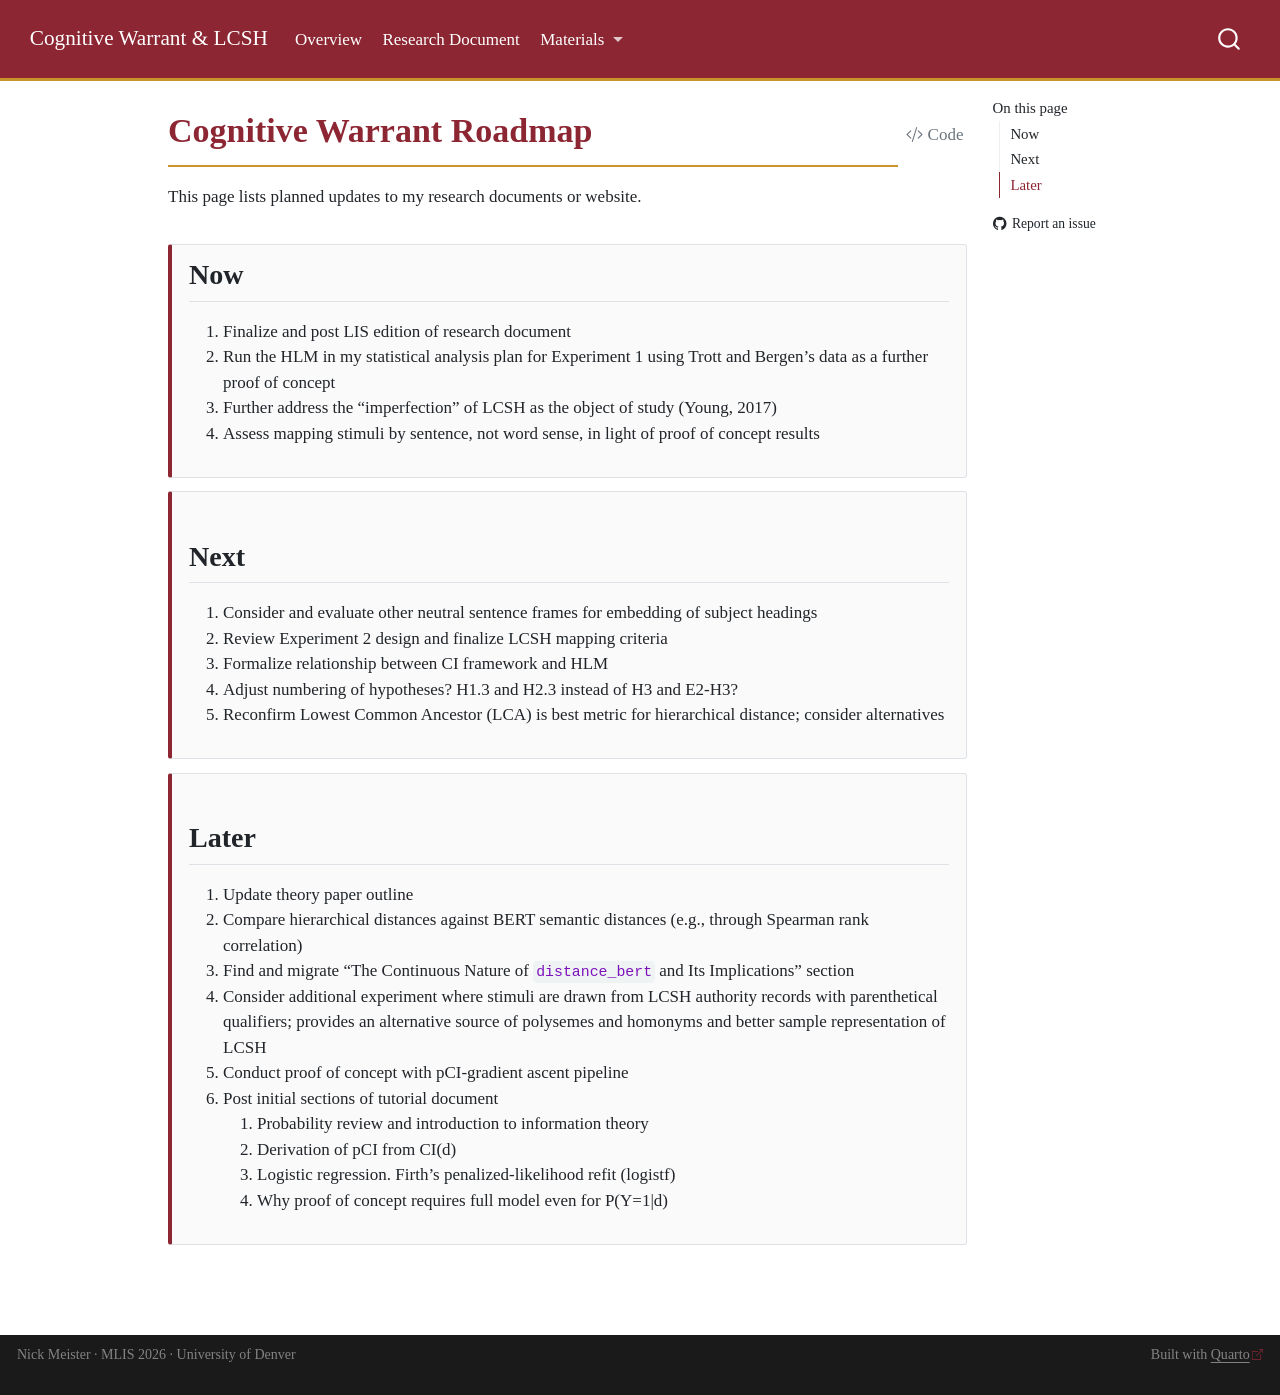
<file: docs/pages/roadmap.html>
<!DOCTYPE html>
<html xmlns="http://www.w3.org/1999/xhtml" lang="en" xml:lang="en"><head>

<meta charset="utf-8">
<meta name="generator" content="quarto-1.9.38">

<meta name="viewport" content="width=device-width, initial-scale=1.0, user-scalable=yes">


<title>Cognitive Warrant Roadmap – Cognitive Warrant &amp; LCSH: Research Hub</title>
<style>
/* Default styles provided by pandoc.
** See https://pandoc.org/MANUAL.html#variables-for-html for config info.
*/
code{white-space: pre-wrap;}
span.smallcaps{font-variant: small-caps;}
div.columns{display: flex; gap: min(4vw, 1.5em);}
div.column{flex: auto; overflow-x: auto;}
div.hanging-indent{margin-left: 1.5em; text-indent: -1.5em;}
ul.task-list{list-style: none;}
ul.task-list li input[type="checkbox"] {
  width: 0.8em;
  margin: 0 0.8em 0.2em -1em; /* quarto-specific, see https://github.com/quarto-dev/quarto-cli/issues/4556 */ 
  vertical-align: middle;
}
/* CSS for syntax highlighting */
html { -webkit-text-size-adjust: 100%; }
pre > code.sourceCode { white-space: pre; position: relative; }
pre > code.sourceCode > span { display: inline-block; line-height: 1.25; }
pre > code.sourceCode > span:empty { height: 1.2em; }
.sourceCode { overflow: visible; }
code.sourceCode > span { color: inherit; text-decoration: inherit; }
div.sourceCode { margin: 1em 0; }
pre.sourceCode { margin: 0; }
@media screen {
div.sourceCode { overflow: auto; }
}
@media print {
pre > code.sourceCode { white-space: pre-wrap; }
pre > code.sourceCode > span { text-indent: -5em; padding-left: 5em; }
}
pre.numberSource code
  { counter-reset: source-line 0; }
pre.numberSource code > span
  { position: relative; left: -4em; counter-increment: source-line; }
pre.numberSource code > span > a:first-child::before
  { content: counter(source-line);
    position: relative; left: -1em; text-align: right; vertical-align: baseline;
    border: none; display: inline-block;
    -webkit-touch-callout: none; -webkit-user-select: none;
    -khtml-user-select: none; -moz-user-select: none;
    -ms-user-select: none; user-select: none;
    padding: 0 4px; width: 4em;
  }
pre.numberSource { margin-left: 3em;  padding-left: 4px; }
div.sourceCode
  {   }
@media screen {
pre > code.sourceCode > span > a:first-child::before { text-decoration: underline; }
}
</style>


<script src="../site_libs/quarto-nav/quarto-nav.js"></script>
<script src="../site_libs/quarto-nav/headroom.min.js"></script>
<script src="../site_libs/clipboard/clipboard.min.js"></script>
<script src="../site_libs/quarto-search/autocomplete.umd.js"></script>
<script src="../site_libs/quarto-search/fuse.min.js"></script>
<script src="../site_libs/quarto-search/quarto-search.js"></script>
<meta name="quarto:offset" content="../">
<link href="../assets/img/favicon.png" rel="icon" type="image/png">
<script src="../site_libs/quarto-html/quarto.js" type="module"></script>
<script src="../site_libs/quarto-html/tabsets/tabsets.js" type="module"></script>
<script src="../site_libs/quarto-html/popper.min.js"></script>
<script src="../site_libs/quarto-html/tippy.umd.min.js"></script>
<script src="../site_libs/quarto-html/anchor.min.js"></script>
<link href="../site_libs/quarto-html/tippy.css" rel="stylesheet">
<link href="../site_libs/quarto-html/quarto-syntax-highlighting-de63f62b328812d8e578a4d74e282472.css" rel="stylesheet" id="quarto-text-highlighting-styles">
<script src="../site_libs/bootstrap/bootstrap.min.js"></script>
<link href="../site_libs/bootstrap/bootstrap-icons.css" rel="stylesheet">
<link href="../site_libs/bootstrap/bootstrap-5c095410065b229b6694b9f661c4a6af.min.css" rel="stylesheet" append-hash="true" id="quarto-bootstrap" data-mode="light">
<script id="quarto-search-options" type="application/json">{
  "location": "navbar",
  "copy-button": false,
  "collapse-after": 3,
  "panel-placement": "end",
  "type": "overlay",
  "limit": 50,
  "keyboard-shortcut": [
    "f",
    "/",
    "s"
  ],
  "show-item-context": false,
  "language": {
    "search-no-results-text": "No results",
    "search-matching-documents-text": "matching documents",
    "search-copy-link-title": "Copy link to search",
    "search-hide-matches-text": "Hide additional matches",
    "search-more-match-text": "more match in this document",
    "search-more-matches-text": "more matches in this document",
    "search-clear-button-title": "Clear",
    "search-text-placeholder": "",
    "search-detached-cancel-button-title": "Cancel",
    "search-submit-button-title": "Submit",
    "search-label": "Search"
  }
}</script>
<style>html{ scroll-behavior: smooth; }</style>


</head>

<body class="nav-fixed quarto-light">

<div id="quarto-search-results"></div>
  <header id="quarto-header" class="headroom fixed-top">
    <nav class="navbar navbar-expand-lg " data-bs-theme="dark">
      <div class="navbar-container container-fluid">
      <div class="navbar-brand-container mx-auto">
    <a class="navbar-brand" href="../index.html">
    <span class="navbar-title">Cognitive Warrant &amp; LCSH</span>
    </a>
  </div>
            <div id="quarto-search" class="" title="Search"></div>
          <button class="navbar-toggler" type="button" data-bs-toggle="collapse" data-bs-target="#navbarCollapse" aria-controls="navbarCollapse" role="menu" aria-expanded="false" aria-label="Toggle navigation" onclick="if (window.quartoToggleHeadroom) { window.quartoToggleHeadroom(); }">
  <span class="navbar-toggler-icon"></span>
</button>
          <div class="collapse navbar-collapse" id="navbarCollapse">
            <ul class="navbar-nav navbar-nav-scroll me-auto">
  <li class="nav-item">
    <a class="nav-link" href="../index.html"> 
<span class="menu-text">Overview</span></a>
  </li>  
  <li class="nav-item">
    <a class="nav-link" href="../pages/manuscript.html"> 
<span class="menu-text">Research Document</span></a>
  </li>  
  <li class="nav-item dropdown ">
    <a class="nav-link dropdown-toggle" href="#" id="nav-menu-materials" role="link" data-bs-toggle="dropdown" aria-expanded="false">
 <span class="menu-text">Materials</span>
    </a>
    <ul class="dropdown-menu" aria-labelledby="nav-menu-materials">    
        <li>
    <a class="dropdown-item" href="../pages/irb.html">
 <span class="dropdown-text">IRB Packet</span></a>
  </li>  
        <li>
    <a class="dropdown-item" href="../pages/presentation.html">
 <span class="dropdown-text">Presentation</span></a>
  </li>  
        <li>
    <a class="dropdown-item" href="../pages/cognitive-warrant-pipeline.html">
 <span class="dropdown-text">Analytic Pipeline</span></a>
  </li>  
    </ul>
  </li>
</ul>
          </div> <!-- /navcollapse -->
            <div class="quarto-navbar-tools">
</div>
      </div> <!-- /container-fluid -->
    </nav>
</header>
<!-- content -->
<div id="quarto-content" class="quarto-container page-columns page-rows-contents page-layout-article page-navbar">
<!-- sidebar -->
<!-- margin-sidebar -->
    <div id="quarto-margin-sidebar" class="sidebar margin-sidebar">
        <nav id="TOC" role="doc-toc" class="toc-active">
    <h2 id="toc-title">On this page</h2>
   
  <ul>
  <li><a href="#now" id="toc-now" class="nav-link active" data-scroll-target="#now">Now</a></li>
  <li><a href="#next" id="toc-next" class="nav-link" data-scroll-target="#next">Next</a></li>
  <li><a href="#later" id="toc-later" class="nav-link" data-scroll-target="#later">Later</a></li>
  </ul>
<div class="toc-actions"><ul><li><a href="https://github.com/nicholasmeister/cognitive-warrant/issues/new" class="toc-action"><i class="bi bi-github"></i>Report an issue</a></li></ul></div></nav>
    </div>
<!-- main -->
<main class="content" id="quarto-document-content">

<header id="title-block-header" class="quarto-title-block default">
<div class="quarto-title">
<div class="quarto-title-block"><div><h1 class="title">Cognitive Warrant Roadmap</h1><button type="button" class="btn code-tools-button" id="quarto-code-tools-source"><i class="bi"></i> Code</button></div></div>
</div>



<div class="quarto-title-meta">

    
  
    
  </div>
  


</header>


<p>This page lists planned updates to my research documents or website.</p>
<section id="now" class="level2 file-card">
<h2 class="anchored" data-anchor-id="now">Now</h2>
<ol type="1">
<li>Finalize and post LIS edition of research document</li>
<li>Run the HLM in my statistical analysis plan for Experiment 1 using Trott and Bergen’s data as a further proof of concept</li>
<li>Further address the “imperfection” of LCSH as the object of study (Young, 2017)</li>
<li>Assess mapping stimuli by sentence, not word sense, in light of proof of concept results</li>
</ol>
</section>
<section id="next" class="level2 file-card">
<h2 class="anchored" data-anchor-id="next">Next</h2>
<ol type="1">
<li>Consider and evaluate other neutral sentence frames for embedding of subject headings</li>
<li>Review Experiment 2 design and finalize LCSH mapping criteria</li>
<li>Formalize relationship between CI framework and HLM</li>
<li>Adjust numbering of hypotheses? H1.3 and H2.3 instead of H3 and E2-H3?</li>
<li>Reconfirm Lowest Common Ancestor (LCA) is best metric for hierarchical distance; consider alternatives</li>
</ol>
</section>
<section id="later" class="level2 file-card">
<h2 class="anchored" data-anchor-id="later">Later</h2>
<ol type="1">
<li>Update theory paper outline</li>
<li>Compare hierarchical distances against BERT semantic distances (e.g., through Spearman rank correlation)</li>
<li>Find and migrate “The Continuous Nature of <code>distance_bert</code> and Its Implications” section</li>
<li>Consider additional experiment where stimuli are drawn from LCSH authority records with parenthetical qualifiers; provides an alternative source of polysemes and homonyms and better sample representation of LCSH</li>
<li>Conduct proof of concept with pCI-gradient ascent pipeline</li>
<li>Post initial sections of tutorial document
<ol type="1">
<li>Probability review and introduction to information theory</li>
<li>Derivation of pCI from CI(d)</li>
<li>Logistic regression. Firth’s penalized-likelihood refit (logistf)</li>
<li>Why proof of concept requires full model even for P(Y=1|d)</li>
</ol></li>
</ol>
</section>


<!-- -->


</main> <!-- /main -->
<script id="quarto-html-after-body" type="application/javascript">
  window.document.addEventListener("DOMContentLoaded", function (event) {
    const icon = "";
    const anchorJS = new window.AnchorJS();
    anchorJS.options = {
      placement: 'right',
      icon: icon
    };
    anchorJS.add('.anchored');
    const isCodeAnnotation = (el) => {
      for (const clz of el.classList) {
        if (clz.startsWith('code-annotation-')) {                     
          return true;
        }
      }
      return false;
    }
    const onCopySuccess = function(e) {
      // button target
      const button = e.trigger;
      // don't keep focus
      button.blur();
      // flash "checked"
      button.classList.add('code-copy-button-checked');
      var currentTitle = button.getAttribute("title");
      button.setAttribute("title", "Copied!");
      let tooltip;
      if (window.bootstrap) {
        button.setAttribute("data-bs-toggle", "tooltip");
        button.setAttribute("data-bs-placement", "left");
        button.setAttribute("data-bs-title", "Copied!");
        tooltip = new bootstrap.Tooltip(button, 
          { trigger: "manual", 
            customClass: "code-copy-button-tooltip",
            offset: [0, -8]});
        tooltip.show();    
      }
      setTimeout(function() {
        if (tooltip) {
          tooltip.hide();
          button.removeAttribute("data-bs-title");
          button.removeAttribute("data-bs-toggle");
          button.removeAttribute("data-bs-placement");
        }
        button.setAttribute("title", currentTitle);
        button.classList.remove('code-copy-button-checked');
      }, 1000);
      // clear code selection
      e.clearSelection();
    }
    const getTextToCopy = function(trigger) {
      const outerScaffold = trigger.parentElement.cloneNode(true);
      const codeEl = outerScaffold.querySelector('code');
      for (const childEl of codeEl.children) {
        if (isCodeAnnotation(childEl)) {
          childEl.remove();
        }
      }
      return codeEl.innerText;
    }
    const clipboard = new window.ClipboardJS('.code-copy-button:not([data-in-quarto-modal])', {
      text: getTextToCopy
    });
    clipboard.on('success', onCopySuccess);
    if (window.document.getElementById('quarto-embedded-source-code-modal')) {
      const clipboardModal = new window.ClipboardJS('.code-copy-button[data-in-quarto-modal]', {
        text: getTextToCopy,
        container: window.document.getElementById('quarto-embedded-source-code-modal')
      });
      clipboardModal.on('success', onCopySuccess);
    }
    const viewSource = window.document.getElementById('quarto-view-source') ||
                       window.document.getElementById('quarto-code-tools-source');
    if (viewSource) {
      const sourceUrl = viewSource.getAttribute("data-quarto-source-url");
      viewSource.addEventListener("click", function(e) {
        if (sourceUrl) {
          // rstudio viewer pane
          if (/\bcapabilities=\b/.test(window.location)) {
            window.open(sourceUrl);
          } else {
            window.location.href = sourceUrl;
          }
        } else {
          const modal = new bootstrap.Modal(document.getElementById('quarto-embedded-source-code-modal'));
          modal.show();
        }
        return false;
      });
    }
    function toggleCodeHandler(show) {
      return function(e) {
        const detailsSrc = window.document.querySelectorAll(".cell > details > .sourceCode");
        for (let i=0; i<detailsSrc.length; i++) {
          const details = detailsSrc[i].parentElement;
          if (show) {
            details.open = true;
          } else {
            details.removeAttribute("open");
          }
        }
        const cellCodeDivs = window.document.querySelectorAll(".cell > .sourceCode");
        const fromCls = show ? "hidden" : "unhidden";
        const toCls = show ? "unhidden" : "hidden";
        for (let i=0; i<cellCodeDivs.length; i++) {
          const codeDiv = cellCodeDivs[i];
          if (codeDiv.classList.contains(fromCls)) {
            codeDiv.classList.remove(fromCls);
            codeDiv.classList.add(toCls);
          } 
        }
        return false;
      }
    }
    const hideAllCode = window.document.getElementById("quarto-hide-all-code");
    if (hideAllCode) {
      hideAllCode.addEventListener("click", toggleCodeHandler(false));
    }
    const showAllCode = window.document.getElementById("quarto-show-all-code");
    if (showAllCode) {
      showAllCode.addEventListener("click", toggleCodeHandler(true));
    }
      var localhostRegex = new RegExp(/^(?:http|https):\/\/localhost\:?[0-9]*\//);
      var mailtoRegex = new RegExp(/^mailto:/);
        var filterRegex = new RegExp('/' + window.location.host + '/');
      var isInternal = (href) => {
          return filterRegex.test(href) || localhostRegex.test(href) || mailtoRegex.test(href);
      }
      // Inspect non-navigation links and adorn them if external
     var links = window.document.querySelectorAll('a[href]:not(.nav-link):not(.navbar-brand):not(.toc-action):not(.sidebar-link):not(.sidebar-item-toggle):not(.pagination-link):not(.no-external):not([aria-hidden]):not(.dropdown-item):not(.quarto-navigation-tool):not(.about-link)');
      for (var i=0; i<links.length; i++) {
        const link = links[i];
        if (!isInternal(link.href)) {
          // undo the damage that might have been done by quarto-nav.js in the case of
          // links that we want to consider external
          if (link.dataset.originalHref !== undefined) {
            link.href = link.dataset.originalHref;
          }
            // target, if specified
            link.setAttribute("target", "_blank");
            if (link.getAttribute("rel") === null) {
              link.setAttribute("rel", "noopener");
            }
            // default icon
            link.classList.add("external");
        }
      }
    function tippyHover(el, contentFn, onTriggerFn, onUntriggerFn) {
      const config = {
        allowHTML: true,
        maxWidth: 500,
        delay: 100,
        arrow: false,
        appendTo: function(el) {
            return el.parentElement;
        },
        interactive: true,
        interactiveBorder: 10,
        theme: 'quarto',
        placement: 'bottom-start',
      };
      if (contentFn) {
        config.content = contentFn;
      }
      if (onTriggerFn) {
        config.onTrigger = onTriggerFn;
      }
      if (onUntriggerFn) {
        config.onUntrigger = onUntriggerFn;
      }
      window.tippy(el, config); 
    }
    const noterefs = window.document.querySelectorAll('a[role="doc-noteref"]');
    for (var i=0; i<noterefs.length; i++) {
      const ref = noterefs[i];
      tippyHover(ref, function() {
        // use id or data attribute instead here
        let href = ref.getAttribute('data-footnote-href') || ref.getAttribute('href');
        try { href = new URL(href).hash; } catch {}
        const id = href.replace(/^#\/?/, "");
        const note = window.document.getElementById(id);
        if (note) {
          return note.innerHTML;
        } else {
          return "";
        }
      });
    }
    const xrefs = window.document.querySelectorAll('a.quarto-xref');
    const processXRef = (id, note) => {
      // Strip column container classes
      const stripColumnClz = (el) => {
        el.classList.remove("page-full", "page-columns");
        if (el.children) {
          for (const child of el.children) {
            stripColumnClz(child);
          }
        }
      }
      stripColumnClz(note)
      if (id === null || id.startsWith('sec-')) {
        // Special case sections, only their first couple elements
        const container = document.createElement("div");
        if (note.children && note.children.length > 2) {
          container.appendChild(note.children[0].cloneNode(true));
          for (let i = 1; i < note.children.length; i++) {
            const child = note.children[i];
            if (child.tagName === "P" && child.innerText === "") {
              continue;
            } else {
              container.appendChild(child.cloneNode(true));
              break;
            }
          }
          if (window.Quarto?.typesetMath) {
            window.Quarto.typesetMath(container);
          }
          return container.innerHTML
        } else {
          if (window.Quarto?.typesetMath) {
            window.Quarto.typesetMath(note);
          }
          return note.innerHTML;
        }
      } else {
        // Remove any anchor links if they are present
        const anchorLink = note.querySelector('a.anchorjs-link');
        if (anchorLink) {
          anchorLink.remove();
        }
        if (window.Quarto?.typesetMath) {
          window.Quarto.typesetMath(note);
        }
        if (note.classList.contains("callout")) {
          return note.outerHTML;
        } else {
          return note.innerHTML;
        }
      }
    }
    for (var i=0; i<xrefs.length; i++) {
      const xref = xrefs[i];
      tippyHover(xref, undefined, function(instance) {
        instance.disable();
        let url = xref.getAttribute('href');
        let hash = undefined; 
        if (url.startsWith('#')) {
          hash = url;
        } else {
          try { hash = new URL(url).hash; } catch {}
        }
        if (hash) {
          const id = hash.replace(/^#\/?/, "");
          const note = window.document.getElementById(id);
          if (note !== null) {
            try {
              const html = processXRef(id, note.cloneNode(true));
              instance.setContent(html);
            } finally {
              instance.enable();
              instance.show();
            }
          } else {
            // See if we can fetch this
            fetch(url.split('#')[0])
            .then(res => res.text())
            .then(html => {
              const parser = new DOMParser();
              const htmlDoc = parser.parseFromString(html, "text/html");
              const note = htmlDoc.getElementById(id);
              if (note !== null) {
                const html = processXRef(id, note);
                instance.setContent(html);
              } 
            }).finally(() => {
              instance.enable();
              instance.show();
            });
          }
        } else {
          // See if we can fetch a full url (with no hash to target)
          // This is a special case and we should probably do some content thinning / targeting
          fetch(url)
          .then(res => res.text())
          .then(html => {
            const parser = new DOMParser();
            const htmlDoc = parser.parseFromString(html, "text/html");
            const note = htmlDoc.querySelector('main.content');
            if (note !== null) {
              // This should only happen for chapter cross references
              // (since there is no id in the URL)
              // remove the first header
              if (note.children.length > 0 && note.children[0].tagName === "HEADER") {
                note.children[0].remove();
              }
              const html = processXRef(null, note);
              instance.setContent(html);
            } 
          }).finally(() => {
            instance.enable();
            instance.show();
          });
        }
      }, function(instance) {
      });
    }
        let selectedAnnoteEl;
        const selectorForAnnotation = ( cell, annotation) => {
          let cellAttr = 'data-code-cell="' + cell + '"';
          let lineAttr = 'data-code-annotation="' +  annotation + '"';
          const selector = 'span[' + cellAttr + '][' + lineAttr + ']';
          return selector;
        }
        const selectCodeLines = (annoteEl) => {
          const doc = window.document;
          const targetCell = annoteEl.getAttribute("data-target-cell");
          const targetAnnotation = annoteEl.getAttribute("data-target-annotation");
          const annoteSpan = window.document.querySelector(selectorForAnnotation(targetCell, targetAnnotation));
          const lines = annoteSpan.getAttribute("data-code-lines").split(",");
          const lineIds = lines.map((line) => {
            return targetCell + "-" + line;
          })
          let top = null;
          let height = null;
          let parent = null;
          if (lineIds.length > 0) {
              //compute the position of the single el (top and bottom and make a div)
              const el = window.document.getElementById(lineIds[0]);
              top = el.offsetTop;
              height = el.offsetHeight;
              parent = el.parentElement.parentElement;
            if (lineIds.length > 1) {
              const lastEl = window.document.getElementById(lineIds[lineIds.length - 1]);
              const bottom = lastEl.offsetTop + lastEl.offsetHeight;
              height = bottom - top;
            }
            if (top !== null && height !== null && parent !== null) {
              // cook up a div (if necessary) and position it 
              let div = window.document.getElementById("code-annotation-line-highlight");
              if (div === null) {
                div = window.document.createElement("div");
                div.setAttribute("id", "code-annotation-line-highlight");
                div.style.position = 'absolute';
                parent.appendChild(div);
              }
              div.style.top = top - 2 + "px";
              div.style.height = height + 4 + "px";
              div.style.left = 0;
              let gutterDiv = window.document.getElementById("code-annotation-line-highlight-gutter");
              if (gutterDiv === null) {
                gutterDiv = window.document.createElement("div");
                gutterDiv.setAttribute("id", "code-annotation-line-highlight-gutter");
                gutterDiv.style.position = 'absolute';
                const codeCell = window.document.getElementById(targetCell);
                const gutter = codeCell.querySelector('.code-annotation-gutter');
                gutter.appendChild(gutterDiv);
              }
              gutterDiv.style.top = top - 2 + "px";
              gutterDiv.style.height = height + 4 + "px";
            }
            selectedAnnoteEl = annoteEl;
          }
        };
        const unselectCodeLines = () => {
          const elementsIds = ["code-annotation-line-highlight", "code-annotation-line-highlight-gutter"];
          elementsIds.forEach((elId) => {
            const div = window.document.getElementById(elId);
            if (div) {
              div.remove();
            }
          });
          selectedAnnoteEl = undefined;
        };
          // Handle positioning of the toggle
      window.addEventListener(
        "resize",
        throttle(() => {
          elRect = undefined;
          if (selectedAnnoteEl) {
            selectCodeLines(selectedAnnoteEl);
          }
        }, 10)
      );
      function throttle(fn, ms) {
      let throttle = false;
      let timer;
        return (...args) => {
          if(!throttle) { // first call gets through
              fn.apply(this, args);
              throttle = true;
          } else { // all the others get throttled
              if(timer) clearTimeout(timer); // cancel #2
              timer = setTimeout(() => {
                fn.apply(this, args);
                timer = throttle = false;
              }, ms);
          }
        };
      }
        // Attach click handler to the DT
        const annoteDls = window.document.querySelectorAll('dt[data-target-cell]');
        for (const annoteDlNode of annoteDls) {
          annoteDlNode.addEventListener('click', (event) => {
            const clickedEl = event.target;
            if (clickedEl !== selectedAnnoteEl) {
              unselectCodeLines();
              const activeEl = window.document.querySelector('dt[data-target-cell].code-annotation-active');
              if (activeEl) {
                activeEl.classList.remove('code-annotation-active');
              }
              selectCodeLines(clickedEl);
              clickedEl.classList.add('code-annotation-active');
            } else {
              // Unselect the line
              unselectCodeLines();
              clickedEl.classList.remove('code-annotation-active');
            }
          });
        }
    const findCites = (el) => {
      const parentEl = el.parentElement;
      if (parentEl) {
        const cites = parentEl.dataset.cites;
        if (cites) {
          return {
            el,
            cites: cites.split(' ')
          };
        } else {
          return findCites(el.parentElement)
        }
      } else {
        return undefined;
      }
    };
    var bibliorefs = window.document.querySelectorAll('a[role="doc-biblioref"]');
    for (var i=0; i<bibliorefs.length; i++) {
      const ref = bibliorefs[i];
      const citeInfo = findCites(ref);
      if (citeInfo) {
        tippyHover(citeInfo.el, function() {
          var popup = window.document.createElement('div');
          citeInfo.cites.forEach(function(cite) {
            var citeDiv = window.document.createElement('div');
            citeDiv.classList.add('hanging-indent');
            citeDiv.classList.add('csl-entry');
            var biblioDiv = window.document.getElementById('ref-' + cite);
            if (biblioDiv) {
              citeDiv.innerHTML = biblioDiv.innerHTML;
            }
            popup.appendChild(citeDiv);
          });
          return popup.innerHTML;
        });
      }
    }
  });
  </script><div class="modal fade" id="quarto-embedded-source-code-modal" tabindex="-1" aria-labelledby="quarto-embedded-source-code-modal-label" aria-hidden="true"><div class="modal-dialog modal-dialog-scrollable"><div class="modal-content"><div class="modal-header"><h5 class="modal-title" id="quarto-embedded-source-code-modal-label">Source Code</h5><button class="btn-close" data-bs-dismiss="modal"></button></div><div class="modal-body"><div class="">
<div class="code-copy-outer-scaffold"><div class="sourceCode" id="cb1" data-shortcodes="false"><pre class="sourceCode markdown code-with-copy"><code class="sourceCode markdown"><span id="cb1-1"><a href="#cb1-1" aria-hidden="true" tabindex="-1"></a><span class="co">---</span></span>
<span id="cb1-2"><a href="#cb1-2" aria-hidden="true" tabindex="-1"></a><span class="an">title:</span><span class="co"> "Cognitive Warrant Roadmap"</span></span>
<span id="cb1-3"><a href="#cb1-3" aria-hidden="true" tabindex="-1"></a><span class="co">---</span></span>
<span id="cb1-4"><a href="#cb1-4" aria-hidden="true" tabindex="-1"></a></span>
<span id="cb1-5"><a href="#cb1-5" aria-hidden="true" tabindex="-1"></a>This page lists planned updates to my research documents or website.</span>
<span id="cb1-6"><a href="#cb1-6" aria-hidden="true" tabindex="-1"></a></span>
<span id="cb1-7"><a href="#cb1-7" aria-hidden="true" tabindex="-1"></a></span>
<span id="cb1-8"><a href="#cb1-8" aria-hidden="true" tabindex="-1"></a>::: {.file-card}</span>
<span id="cb1-9"><a href="#cb1-9" aria-hidden="true" tabindex="-1"></a><span class="fu">## Now</span></span>
<span id="cb1-10"><a href="#cb1-10" aria-hidden="true" tabindex="-1"></a><span class="ss">1. </span>Finalize and post LIS edition of research document </span>
<span id="cb1-11"><a href="#cb1-11" aria-hidden="true" tabindex="-1"></a><span class="ss">2. </span>Run the HLM in my statistical analysis plan for Experiment 1 using Trott and Bergen’s data as a further proof of concept</span>
<span id="cb1-12"><a href="#cb1-12" aria-hidden="true" tabindex="-1"></a><span class="ss">3. </span>Further address the “imperfection” of LCSH as the object of study (Young, 2017)</span>
<span id="cb1-13"><a href="#cb1-13" aria-hidden="true" tabindex="-1"></a><span class="ss">4. </span>Assess mapping stimuli by sentence, not word sense, in light of proof of concept results</span>
<span id="cb1-14"><a href="#cb1-14" aria-hidden="true" tabindex="-1"></a>:::</span>
<span id="cb1-15"><a href="#cb1-15" aria-hidden="true" tabindex="-1"></a></span>
<span id="cb1-16"><a href="#cb1-16" aria-hidden="true" tabindex="-1"></a>::: {.file-card}</span>
<span id="cb1-17"><a href="#cb1-17" aria-hidden="true" tabindex="-1"></a><span class="fu">## Next</span></span>
<span id="cb1-18"><a href="#cb1-18" aria-hidden="true" tabindex="-1"></a><span class="ss">1. </span>Consider and evaluate other neutral sentence frames for embedding of subject headings</span>
<span id="cb1-19"><a href="#cb1-19" aria-hidden="true" tabindex="-1"></a><span class="ss">2. </span>Review Experiment 2 design and finalize LCSH mapping criteria </span>
<span id="cb1-20"><a href="#cb1-20" aria-hidden="true" tabindex="-1"></a><span class="ss">3. </span>Formalize relationship between CI framework and HLM</span>
<span id="cb1-21"><a href="#cb1-21" aria-hidden="true" tabindex="-1"></a><span class="ss">4. </span>Adjust numbering of hypotheses? H1.3 and H2.3 instead of H3 and E2-H3?</span>
<span id="cb1-22"><a href="#cb1-22" aria-hidden="true" tabindex="-1"></a><span class="ss">5. </span>Reconfirm Lowest Common Ancestor (LCA) is best metric for hierarchical distance; consider alternatives</span>
<span id="cb1-23"><a href="#cb1-23" aria-hidden="true" tabindex="-1"></a>:::</span>
<span id="cb1-24"><a href="#cb1-24" aria-hidden="true" tabindex="-1"></a></span>
<span id="cb1-25"><a href="#cb1-25" aria-hidden="true" tabindex="-1"></a>::: {.file-card}</span>
<span id="cb1-26"><a href="#cb1-26" aria-hidden="true" tabindex="-1"></a><span class="fu">## Later</span></span>
<span id="cb1-27"><a href="#cb1-27" aria-hidden="true" tabindex="-1"></a><span class="ss">1. </span>Update theory paper outline</span>
<span id="cb1-28"><a href="#cb1-28" aria-hidden="true" tabindex="-1"></a><span class="ss">2. </span>Compare hierarchical distances against BERT semantic distances (e.g., through Spearman rank correlation)</span>
<span id="cb1-29"><a href="#cb1-29" aria-hidden="true" tabindex="-1"></a><span class="ss">3. </span>Find and migrate “The Continuous Nature of <span class="in">`distance_bert`</span> and Its Implications” section</span>
<span id="cb1-30"><a href="#cb1-30" aria-hidden="true" tabindex="-1"></a><span class="ss">4. </span>Consider additional experiment where stimuli are drawn from LCSH authority records with parenthetical qualifiers; provides an alternative source of polysemes and homonyms and better sample representation of LCSH</span>
<span id="cb1-31"><a href="#cb1-31" aria-hidden="true" tabindex="-1"></a><span class="ss">5. </span>Conduct proof of concept with pCI-gradient ascent pipeline</span>
<span id="cb1-32"><a href="#cb1-32" aria-hidden="true" tabindex="-1"></a><span class="ss">6. </span>Post initial sections of tutorial document </span>
<span id="cb1-33"><a href="#cb1-33" aria-hidden="true" tabindex="-1"></a><span class="ss">    1. </span>Probability review and introduction to information theory</span>
<span id="cb1-34"><a href="#cb1-34" aria-hidden="true" tabindex="-1"></a><span class="ss">    2. </span>Derivation of pCI from CI(d)</span>
<span id="cb1-35"><a href="#cb1-35" aria-hidden="true" tabindex="-1"></a><span class="ss">    3. </span>Logistic regression. Firth’s penalized-likelihood refit (logistf)</span>
<span id="cb1-36"><a href="#cb1-36" aria-hidden="true" tabindex="-1"></a><span class="ss">    4. </span>Why proof of concept requires full model even for P(Y=1|d)</span>
<span id="cb1-37"><a href="#cb1-37" aria-hidden="true" tabindex="-1"></a>:::</span></code></pre></div><button title="Copy to Clipboard" class="code-copy-button" data-in-quarto-modal=""><i class="bi"></i></button></div>
</div></div></div></div></div>
</div> <!-- /content -->
<footer class="footer">
  <div class="nav-footer">
    <div class="nav-footer-left">
<p>Nick Meister · MLIS 2026 · University of Denver</p>
</div>   
    <div class="nav-footer-center">
      &nbsp;
    <div class="toc-actions d-sm-block d-md-none"><ul><li><a href="https://github.com/nicholasmeister/cognitive-warrant/issues/new" class="toc-action"><i class="bi bi-github"></i>Report an issue</a></li></ul></div></div>
    <div class="nav-footer-right">
<p>Built with <a href="https://quarto.org">Quarto</a></p>
</div>
  </div>
</footer>




<script src="../site_libs/quarto-html/zenscroll-min.js"></script>
</body></html>
</file>
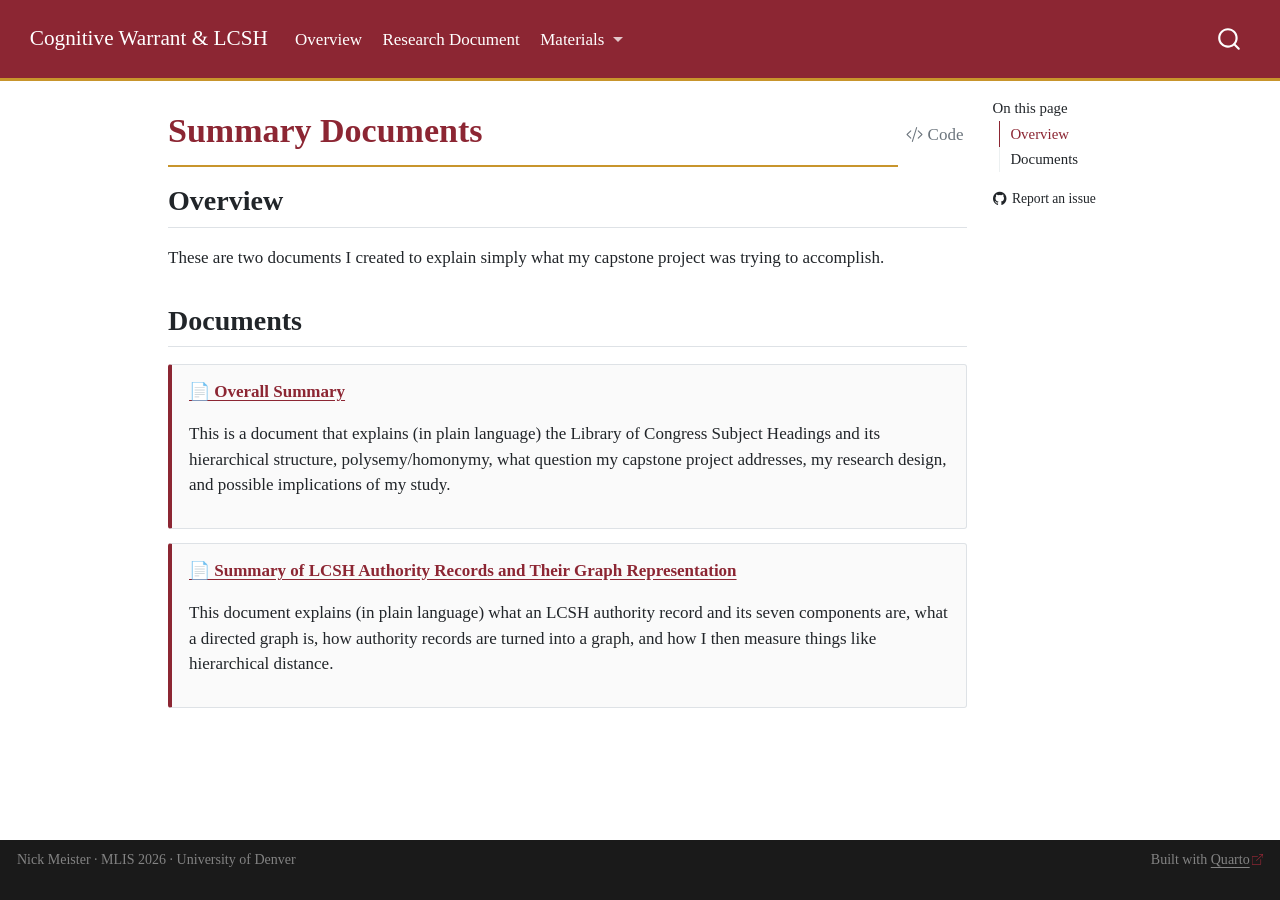
<file: docs/pages/summary-documents.html>
<!DOCTYPE html>
<html xmlns="http://www.w3.org/1999/xhtml" lang="en" xml:lang="en"><head>

<meta charset="utf-8">
<meta name="generator" content="quarto-1.9.38">

<meta name="viewport" content="width=device-width, initial-scale=1.0, user-scalable=yes">


<title>Summary Documents – Cognitive Warrant &amp; LCSH: Research Hub</title>
<style>
/* Default styles provided by pandoc.
** See https://pandoc.org/MANUAL.html#variables-for-html for config info.
*/
code{white-space: pre-wrap;}
span.smallcaps{font-variant: small-caps;}
div.columns{display: flex; gap: min(4vw, 1.5em);}
div.column{flex: auto; overflow-x: auto;}
div.hanging-indent{margin-left: 1.5em; text-indent: -1.5em;}
ul.task-list{list-style: none;}
ul.task-list li input[type="checkbox"] {
  width: 0.8em;
  margin: 0 0.8em 0.2em -1em; /* quarto-specific, see https://github.com/quarto-dev/quarto-cli/issues/4556 */ 
  vertical-align: middle;
}
/* CSS for syntax highlighting */
html { -webkit-text-size-adjust: 100%; }
pre > code.sourceCode { white-space: pre; position: relative; }
pre > code.sourceCode > span { display: inline-block; line-height: 1.25; }
pre > code.sourceCode > span:empty { height: 1.2em; }
.sourceCode { overflow: visible; }
code.sourceCode > span { color: inherit; text-decoration: inherit; }
div.sourceCode { margin: 1em 0; }
pre.sourceCode { margin: 0; }
@media screen {
div.sourceCode { overflow: auto; }
}
@media print {
pre > code.sourceCode { white-space: pre-wrap; }
pre > code.sourceCode > span { text-indent: -5em; padding-left: 5em; }
}
pre.numberSource code
  { counter-reset: source-line 0; }
pre.numberSource code > span
  { position: relative; left: -4em; counter-increment: source-line; }
pre.numberSource code > span > a:first-child::before
  { content: counter(source-line);
    position: relative; left: -1em; text-align: right; vertical-align: baseline;
    border: none; display: inline-block;
    -webkit-touch-callout: none; -webkit-user-select: none;
    -khtml-user-select: none; -moz-user-select: none;
    -ms-user-select: none; user-select: none;
    padding: 0 4px; width: 4em;
  }
pre.numberSource { margin-left: 3em;  padding-left: 4px; }
div.sourceCode
  {   }
@media screen {
pre > code.sourceCode > span > a:first-child::before { text-decoration: underline; }
}
</style>


<script src="../site_libs/quarto-nav/quarto-nav.js"></script>
<script src="../site_libs/quarto-nav/headroom.min.js"></script>
<script src="../site_libs/clipboard/clipboard.min.js"></script>
<script src="../site_libs/quarto-search/autocomplete.umd.js"></script>
<script src="../site_libs/quarto-search/fuse.min.js"></script>
<script src="../site_libs/quarto-search/quarto-search.js"></script>
<meta name="quarto:offset" content="../">
<link href="../assets/img/favicon.png" rel="icon" type="image/png">
<script src="../site_libs/quarto-html/quarto.js" type="module"></script>
<script src="../site_libs/quarto-html/tabsets/tabsets.js" type="module"></script>
<script src="../site_libs/quarto-html/popper.min.js"></script>
<script src="../site_libs/quarto-html/tippy.umd.min.js"></script>
<script src="../site_libs/quarto-html/anchor.min.js"></script>
<link href="../site_libs/quarto-html/tippy.css" rel="stylesheet">
<link href="../site_libs/quarto-html/quarto-syntax-highlighting-de63f62b328812d8e578a4d74e282472.css" rel="stylesheet" id="quarto-text-highlighting-styles">
<script src="../site_libs/bootstrap/bootstrap.min.js"></script>
<link href="../site_libs/bootstrap/bootstrap-icons.css" rel="stylesheet">
<link href="../site_libs/bootstrap/bootstrap-5c095410065b229b6694b9f661c4a6af.min.css" rel="stylesheet" append-hash="true" id="quarto-bootstrap" data-mode="light">
<script id="quarto-search-options" type="application/json">{
  "location": "navbar",
  "copy-button": false,
  "collapse-after": 3,
  "panel-placement": "end",
  "type": "overlay",
  "limit": 50,
  "keyboard-shortcut": [
    "f",
    "/",
    "s"
  ],
  "show-item-context": false,
  "language": {
    "search-no-results-text": "No results",
    "search-matching-documents-text": "matching documents",
    "search-copy-link-title": "Copy link to search",
    "search-hide-matches-text": "Hide additional matches",
    "search-more-match-text": "more match in this document",
    "search-more-matches-text": "more matches in this document",
    "search-clear-button-title": "Clear",
    "search-text-placeholder": "",
    "search-detached-cancel-button-title": "Cancel",
    "search-submit-button-title": "Submit",
    "search-label": "Search"
  }
}</script>
<style>html{ scroll-behavior: smooth; }</style>


</head>

<body class="nav-fixed quarto-light">

<div id="quarto-search-results"></div>
  <header id="quarto-header" class="headroom fixed-top">
    <nav class="navbar navbar-expand-lg " data-bs-theme="dark">
      <div class="navbar-container container-fluid">
      <div class="navbar-brand-container mx-auto">
    <a class="navbar-brand" href="../index.html">
    <span class="navbar-title">Cognitive Warrant &amp; LCSH</span>
    </a>
  </div>
            <div id="quarto-search" class="" title="Search"></div>
          <button class="navbar-toggler" type="button" data-bs-toggle="collapse" data-bs-target="#navbarCollapse" aria-controls="navbarCollapse" role="menu" aria-expanded="false" aria-label="Toggle navigation" onclick="if (window.quartoToggleHeadroom) { window.quartoToggleHeadroom(); }">
  <span class="navbar-toggler-icon"></span>
</button>
          <div class="collapse navbar-collapse" id="navbarCollapse">
            <ul class="navbar-nav navbar-nav-scroll me-auto">
  <li class="nav-item">
    <a class="nav-link" href="../index.html"> 
<span class="menu-text">Overview</span></a>
  </li>  
  <li class="nav-item">
    <a class="nav-link" href="../pages/manuscript.html"> 
<span class="menu-text">Research Document</span></a>
  </li>  
  <li class="nav-item dropdown ">
    <a class="nav-link dropdown-toggle" href="#" id="nav-menu-materials" role="link" data-bs-toggle="dropdown" aria-expanded="false">
 <span class="menu-text">Materials</span>
    </a>
    <ul class="dropdown-menu" aria-labelledby="nav-menu-materials">    
        <li>
    <a class="dropdown-item" href="../pages/irb.html">
 <span class="dropdown-text">IRB Packet</span></a>
  </li>  
        <li>
    <a class="dropdown-item" href="../pages/presentation.html">
 <span class="dropdown-text">Presentation</span></a>
  </li>  
        <li>
    <a class="dropdown-item" href="../pages/cognitive-warrant-pipeline.html">
 <span class="dropdown-text">Analytic Pipeline</span></a>
  </li>  
    </ul>
  </li>
</ul>
          </div> <!-- /navcollapse -->
            <div class="quarto-navbar-tools">
</div>
      </div> <!-- /container-fluid -->
    </nav>
</header>
<!-- content -->
<div id="quarto-content" class="quarto-container page-columns page-rows-contents page-layout-article page-navbar">
<!-- sidebar -->
<!-- margin-sidebar -->
    <div id="quarto-margin-sidebar" class="sidebar margin-sidebar">
        <nav id="TOC" role="doc-toc" class="toc-active">
    <h2 id="toc-title">On this page</h2>
   
  <ul>
  <li><a href="#overview" id="toc-overview" class="nav-link active" data-scroll-target="#overview">Overview</a></li>
  <li><a href="#documents" id="toc-documents" class="nav-link" data-scroll-target="#documents">Documents</a></li>
  </ul>
<div class="toc-actions"><ul><li><a href="https://github.com/nicholasmeister/cognitive-warrant/issues/new" class="toc-action"><i class="bi bi-github"></i>Report an issue</a></li></ul></div></nav>
    </div>
<!-- main -->
<main class="content" id="quarto-document-content">

<header id="title-block-header" class="quarto-title-block default">
<div class="quarto-title">
<div class="quarto-title-block"><div><h1 class="title">Summary Documents</h1><button type="button" class="btn code-tools-button" id="quarto-code-tools-source"><i class="bi"></i> Code</button></div></div>
</div>



<div class="quarto-title-meta">

    
  
    
  </div>
  


</header>


<section id="overview" class="level2">
<h2 class="anchored" data-anchor-id="overview">Overview</h2>
<p>These are two documents I created to explain simply what my capstone project was trying to accomplish.</p>
</section>
<section id="documents" class="level2">
<h2 class="anchored" data-anchor-id="documents">Documents</h2>
<div class="file-card">
<p><a href="../assets/pdf/overall_summary.pdf">📄 Overall Summary</a></p>
<p>This is a document that explains (in plain language) the Library of Congress Subject Headings and its hierarchical structure, polysemy/homonymy, what question my capstone project addresses, my research design, and possible implications of my study.</p>
</div>
<div class="file-card">
<p><a href="../assets/pdf/summary_lcsh_graph.pdf">📄 Summary of LCSH Authority Records and Their Graph Representation</a></p>
<p>This document explains (in plain language) what an LCSH authority record and its seven components are, what a directed graph is, how authority records are turned into a graph, and how I then measure things like hierarchical distance.</p>
</div>


<!-- -->

</section>

</main> <!-- /main -->
<script id="quarto-html-after-body" type="application/javascript">
  window.document.addEventListener("DOMContentLoaded", function (event) {
    const icon = "";
    const anchorJS = new window.AnchorJS();
    anchorJS.options = {
      placement: 'right',
      icon: icon
    };
    anchorJS.add('.anchored');
    const isCodeAnnotation = (el) => {
      for (const clz of el.classList) {
        if (clz.startsWith('code-annotation-')) {                     
          return true;
        }
      }
      return false;
    }
    const onCopySuccess = function(e) {
      // button target
      const button = e.trigger;
      // don't keep focus
      button.blur();
      // flash "checked"
      button.classList.add('code-copy-button-checked');
      var currentTitle = button.getAttribute("title");
      button.setAttribute("title", "Copied!");
      let tooltip;
      if (window.bootstrap) {
        button.setAttribute("data-bs-toggle", "tooltip");
        button.setAttribute("data-bs-placement", "left");
        button.setAttribute("data-bs-title", "Copied!");
        tooltip = new bootstrap.Tooltip(button, 
          { trigger: "manual", 
            customClass: "code-copy-button-tooltip",
            offset: [0, -8]});
        tooltip.show();    
      }
      setTimeout(function() {
        if (tooltip) {
          tooltip.hide();
          button.removeAttribute("data-bs-title");
          button.removeAttribute("data-bs-toggle");
          button.removeAttribute("data-bs-placement");
        }
        button.setAttribute("title", currentTitle);
        button.classList.remove('code-copy-button-checked');
      }, 1000);
      // clear code selection
      e.clearSelection();
    }
    const getTextToCopy = function(trigger) {
      const outerScaffold = trigger.parentElement.cloneNode(true);
      const codeEl = outerScaffold.querySelector('code');
      for (const childEl of codeEl.children) {
        if (isCodeAnnotation(childEl)) {
          childEl.remove();
        }
      }
      return codeEl.innerText;
    }
    const clipboard = new window.ClipboardJS('.code-copy-button:not([data-in-quarto-modal])', {
      text: getTextToCopy
    });
    clipboard.on('success', onCopySuccess);
    if (window.document.getElementById('quarto-embedded-source-code-modal')) {
      const clipboardModal = new window.ClipboardJS('.code-copy-button[data-in-quarto-modal]', {
        text: getTextToCopy,
        container: window.document.getElementById('quarto-embedded-source-code-modal')
      });
      clipboardModal.on('success', onCopySuccess);
    }
    const viewSource = window.document.getElementById('quarto-view-source') ||
                       window.document.getElementById('quarto-code-tools-source');
    if (viewSource) {
      const sourceUrl = viewSource.getAttribute("data-quarto-source-url");
      viewSource.addEventListener("click", function(e) {
        if (sourceUrl) {
          // rstudio viewer pane
          if (/\bcapabilities=\b/.test(window.location)) {
            window.open(sourceUrl);
          } else {
            window.location.href = sourceUrl;
          }
        } else {
          const modal = new bootstrap.Modal(document.getElementById('quarto-embedded-source-code-modal'));
          modal.show();
        }
        return false;
      });
    }
    function toggleCodeHandler(show) {
      return function(e) {
        const detailsSrc = window.document.querySelectorAll(".cell > details > .sourceCode");
        for (let i=0; i<detailsSrc.length; i++) {
          const details = detailsSrc[i].parentElement;
          if (show) {
            details.open = true;
          } else {
            details.removeAttribute("open");
          }
        }
        const cellCodeDivs = window.document.querySelectorAll(".cell > .sourceCode");
        const fromCls = show ? "hidden" : "unhidden";
        const toCls = show ? "unhidden" : "hidden";
        for (let i=0; i<cellCodeDivs.length; i++) {
          const codeDiv = cellCodeDivs[i];
          if (codeDiv.classList.contains(fromCls)) {
            codeDiv.classList.remove(fromCls);
            codeDiv.classList.add(toCls);
          } 
        }
        return false;
      }
    }
    const hideAllCode = window.document.getElementById("quarto-hide-all-code");
    if (hideAllCode) {
      hideAllCode.addEventListener("click", toggleCodeHandler(false));
    }
    const showAllCode = window.document.getElementById("quarto-show-all-code");
    if (showAllCode) {
      showAllCode.addEventListener("click", toggleCodeHandler(true));
    }
      var localhostRegex = new RegExp(/^(?:http|https):\/\/localhost\:?[0-9]*\//);
      var mailtoRegex = new RegExp(/^mailto:/);
        var filterRegex = new RegExp('/' + window.location.host + '/');
      var isInternal = (href) => {
          return filterRegex.test(href) || localhostRegex.test(href) || mailtoRegex.test(href);
      }
      // Inspect non-navigation links and adorn them if external
     var links = window.document.querySelectorAll('a[href]:not(.nav-link):not(.navbar-brand):not(.toc-action):not(.sidebar-link):not(.sidebar-item-toggle):not(.pagination-link):not(.no-external):not([aria-hidden]):not(.dropdown-item):not(.quarto-navigation-tool):not(.about-link)');
      for (var i=0; i<links.length; i++) {
        const link = links[i];
        if (!isInternal(link.href)) {
          // undo the damage that might have been done by quarto-nav.js in the case of
          // links that we want to consider external
          if (link.dataset.originalHref !== undefined) {
            link.href = link.dataset.originalHref;
          }
            // target, if specified
            link.setAttribute("target", "_blank");
            if (link.getAttribute("rel") === null) {
              link.setAttribute("rel", "noopener");
            }
            // default icon
            link.classList.add("external");
        }
      }
    function tippyHover(el, contentFn, onTriggerFn, onUntriggerFn) {
      const config = {
        allowHTML: true,
        maxWidth: 500,
        delay: 100,
        arrow: false,
        appendTo: function(el) {
            return el.parentElement;
        },
        interactive: true,
        interactiveBorder: 10,
        theme: 'quarto',
        placement: 'bottom-start',
      };
      if (contentFn) {
        config.content = contentFn;
      }
      if (onTriggerFn) {
        config.onTrigger = onTriggerFn;
      }
      if (onUntriggerFn) {
        config.onUntrigger = onUntriggerFn;
      }
      window.tippy(el, config); 
    }
    const noterefs = window.document.querySelectorAll('a[role="doc-noteref"]');
    for (var i=0; i<noterefs.length; i++) {
      const ref = noterefs[i];
      tippyHover(ref, function() {
        // use id or data attribute instead here
        let href = ref.getAttribute('data-footnote-href') || ref.getAttribute('href');
        try { href = new URL(href).hash; } catch {}
        const id = href.replace(/^#\/?/, "");
        const note = window.document.getElementById(id);
        if (note) {
          return note.innerHTML;
        } else {
          return "";
        }
      });
    }
    const xrefs = window.document.querySelectorAll('a.quarto-xref');
    const processXRef = (id, note) => {
      // Strip column container classes
      const stripColumnClz = (el) => {
        el.classList.remove("page-full", "page-columns");
        if (el.children) {
          for (const child of el.children) {
            stripColumnClz(child);
          }
        }
      }
      stripColumnClz(note)
      if (id === null || id.startsWith('sec-')) {
        // Special case sections, only their first couple elements
        const container = document.createElement("div");
        if (note.children && note.children.length > 2) {
          container.appendChild(note.children[0].cloneNode(true));
          for (let i = 1; i < note.children.length; i++) {
            const child = note.children[i];
            if (child.tagName === "P" && child.innerText === "") {
              continue;
            } else {
              container.appendChild(child.cloneNode(true));
              break;
            }
          }
          if (window.Quarto?.typesetMath) {
            window.Quarto.typesetMath(container);
          }
          return container.innerHTML
        } else {
          if (window.Quarto?.typesetMath) {
            window.Quarto.typesetMath(note);
          }
          return note.innerHTML;
        }
      } else {
        // Remove any anchor links if they are present
        const anchorLink = note.querySelector('a.anchorjs-link');
        if (anchorLink) {
          anchorLink.remove();
        }
        if (window.Quarto?.typesetMath) {
          window.Quarto.typesetMath(note);
        }
        if (note.classList.contains("callout")) {
          return note.outerHTML;
        } else {
          return note.innerHTML;
        }
      }
    }
    for (var i=0; i<xrefs.length; i++) {
      const xref = xrefs[i];
      tippyHover(xref, undefined, function(instance) {
        instance.disable();
        let url = xref.getAttribute('href');
        let hash = undefined; 
        if (url.startsWith('#')) {
          hash = url;
        } else {
          try { hash = new URL(url).hash; } catch {}
        }
        if (hash) {
          const id = hash.replace(/^#\/?/, "");
          const note = window.document.getElementById(id);
          if (note !== null) {
            try {
              const html = processXRef(id, note.cloneNode(true));
              instance.setContent(html);
            } finally {
              instance.enable();
              instance.show();
            }
          } else {
            // See if we can fetch this
            fetch(url.split('#')[0])
            .then(res => res.text())
            .then(html => {
              const parser = new DOMParser();
              const htmlDoc = parser.parseFromString(html, "text/html");
              const note = htmlDoc.getElementById(id);
              if (note !== null) {
                const html = processXRef(id, note);
                instance.setContent(html);
              } 
            }).finally(() => {
              instance.enable();
              instance.show();
            });
          }
        } else {
          // See if we can fetch a full url (with no hash to target)
          // This is a special case and we should probably do some content thinning / targeting
          fetch(url)
          .then(res => res.text())
          .then(html => {
            const parser = new DOMParser();
            const htmlDoc = parser.parseFromString(html, "text/html");
            const note = htmlDoc.querySelector('main.content');
            if (note !== null) {
              // This should only happen for chapter cross references
              // (since there is no id in the URL)
              // remove the first header
              if (note.children.length > 0 && note.children[0].tagName === "HEADER") {
                note.children[0].remove();
              }
              const html = processXRef(null, note);
              instance.setContent(html);
            } 
          }).finally(() => {
            instance.enable();
            instance.show();
          });
        }
      }, function(instance) {
      });
    }
        let selectedAnnoteEl;
        const selectorForAnnotation = ( cell, annotation) => {
          let cellAttr = 'data-code-cell="' + cell + '"';
          let lineAttr = 'data-code-annotation="' +  annotation + '"';
          const selector = 'span[' + cellAttr + '][' + lineAttr + ']';
          return selector;
        }
        const selectCodeLines = (annoteEl) => {
          const doc = window.document;
          const targetCell = annoteEl.getAttribute("data-target-cell");
          const targetAnnotation = annoteEl.getAttribute("data-target-annotation");
          const annoteSpan = window.document.querySelector(selectorForAnnotation(targetCell, targetAnnotation));
          const lines = annoteSpan.getAttribute("data-code-lines").split(",");
          const lineIds = lines.map((line) => {
            return targetCell + "-" + line;
          })
          let top = null;
          let height = null;
          let parent = null;
          if (lineIds.length > 0) {
              //compute the position of the single el (top and bottom and make a div)
              const el = window.document.getElementById(lineIds[0]);
              top = el.offsetTop;
              height = el.offsetHeight;
              parent = el.parentElement.parentElement;
            if (lineIds.length > 1) {
              const lastEl = window.document.getElementById(lineIds[lineIds.length - 1]);
              const bottom = lastEl.offsetTop + lastEl.offsetHeight;
              height = bottom - top;
            }
            if (top !== null && height !== null && parent !== null) {
              // cook up a div (if necessary) and position it 
              let div = window.document.getElementById("code-annotation-line-highlight");
              if (div === null) {
                div = window.document.createElement("div");
                div.setAttribute("id", "code-annotation-line-highlight");
                div.style.position = 'absolute';
                parent.appendChild(div);
              }
              div.style.top = top - 2 + "px";
              div.style.height = height + 4 + "px";
              div.style.left = 0;
              let gutterDiv = window.document.getElementById("code-annotation-line-highlight-gutter");
              if (gutterDiv === null) {
                gutterDiv = window.document.createElement("div");
                gutterDiv.setAttribute("id", "code-annotation-line-highlight-gutter");
                gutterDiv.style.position = 'absolute';
                const codeCell = window.document.getElementById(targetCell);
                const gutter = codeCell.querySelector('.code-annotation-gutter');
                gutter.appendChild(gutterDiv);
              }
              gutterDiv.style.top = top - 2 + "px";
              gutterDiv.style.height = height + 4 + "px";
            }
            selectedAnnoteEl = annoteEl;
          }
        };
        const unselectCodeLines = () => {
          const elementsIds = ["code-annotation-line-highlight", "code-annotation-line-highlight-gutter"];
          elementsIds.forEach((elId) => {
            const div = window.document.getElementById(elId);
            if (div) {
              div.remove();
            }
          });
          selectedAnnoteEl = undefined;
        };
          // Handle positioning of the toggle
      window.addEventListener(
        "resize",
        throttle(() => {
          elRect = undefined;
          if (selectedAnnoteEl) {
            selectCodeLines(selectedAnnoteEl);
          }
        }, 10)
      );
      function throttle(fn, ms) {
      let throttle = false;
      let timer;
        return (...args) => {
          if(!throttle) { // first call gets through
              fn.apply(this, args);
              throttle = true;
          } else { // all the others get throttled
              if(timer) clearTimeout(timer); // cancel #2
              timer = setTimeout(() => {
                fn.apply(this, args);
                timer = throttle = false;
              }, ms);
          }
        };
      }
        // Attach click handler to the DT
        const annoteDls = window.document.querySelectorAll('dt[data-target-cell]');
        for (const annoteDlNode of annoteDls) {
          annoteDlNode.addEventListener('click', (event) => {
            const clickedEl = event.target;
            if (clickedEl !== selectedAnnoteEl) {
              unselectCodeLines();
              const activeEl = window.document.querySelector('dt[data-target-cell].code-annotation-active');
              if (activeEl) {
                activeEl.classList.remove('code-annotation-active');
              }
              selectCodeLines(clickedEl);
              clickedEl.classList.add('code-annotation-active');
            } else {
              // Unselect the line
              unselectCodeLines();
              clickedEl.classList.remove('code-annotation-active');
            }
          });
        }
    const findCites = (el) => {
      const parentEl = el.parentElement;
      if (parentEl) {
        const cites = parentEl.dataset.cites;
        if (cites) {
          return {
            el,
            cites: cites.split(' ')
          };
        } else {
          return findCites(el.parentElement)
        }
      } else {
        return undefined;
      }
    };
    var bibliorefs = window.document.querySelectorAll('a[role="doc-biblioref"]');
    for (var i=0; i<bibliorefs.length; i++) {
      const ref = bibliorefs[i];
      const citeInfo = findCites(ref);
      if (citeInfo) {
        tippyHover(citeInfo.el, function() {
          var popup = window.document.createElement('div');
          citeInfo.cites.forEach(function(cite) {
            var citeDiv = window.document.createElement('div');
            citeDiv.classList.add('hanging-indent');
            citeDiv.classList.add('csl-entry');
            var biblioDiv = window.document.getElementById('ref-' + cite);
            if (biblioDiv) {
              citeDiv.innerHTML = biblioDiv.innerHTML;
            }
            popup.appendChild(citeDiv);
          });
          return popup.innerHTML;
        });
      }
    }
  });
  </script><div class="modal fade" id="quarto-embedded-source-code-modal" tabindex="-1" aria-labelledby="quarto-embedded-source-code-modal-label" aria-hidden="true"><div class="modal-dialog modal-dialog-scrollable"><div class="modal-content"><div class="modal-header"><h5 class="modal-title" id="quarto-embedded-source-code-modal-label">Source Code</h5><button class="btn-close" data-bs-dismiss="modal"></button></div><div class="modal-body"><div class="">
<div class="code-copy-outer-scaffold"><div class="sourceCode" id="cb1" data-shortcodes="false"><pre class="sourceCode markdown code-with-copy"><code class="sourceCode markdown"><span id="cb1-1"><a href="#cb1-1" aria-hidden="true" tabindex="-1"></a><span class="co">---</span></span>
<span id="cb1-2"><a href="#cb1-2" aria-hidden="true" tabindex="-1"></a><span class="an">title:</span><span class="co"> "Summary Documents"</span></span>
<span id="cb1-3"><a href="#cb1-3" aria-hidden="true" tabindex="-1"></a><span class="co">---</span></span>
<span id="cb1-4"><a href="#cb1-4" aria-hidden="true" tabindex="-1"></a></span>
<span id="cb1-5"><a href="#cb1-5" aria-hidden="true" tabindex="-1"></a><span class="fu">## Overview</span></span>
<span id="cb1-6"><a href="#cb1-6" aria-hidden="true" tabindex="-1"></a></span>
<span id="cb1-7"><a href="#cb1-7" aria-hidden="true" tabindex="-1"></a>These are two documents I created to explain simply what my capstone project was trying to accomplish.</span>
<span id="cb1-8"><a href="#cb1-8" aria-hidden="true" tabindex="-1"></a></span>
<span id="cb1-9"><a href="#cb1-9" aria-hidden="true" tabindex="-1"></a><span class="fu">## Documents</span></span>
<span id="cb1-10"><a href="#cb1-10" aria-hidden="true" tabindex="-1"></a></span>
<span id="cb1-11"><a href="#cb1-11" aria-hidden="true" tabindex="-1"></a>::: {.file-card}</span>
<span id="cb1-12"><a href="#cb1-12" aria-hidden="true" tabindex="-1"></a><span class="co">[</span><span class="ot">📄 Overall Summary</span><span class="co">](../assets/pdf/overall_summary.pdf)</span></span>
<span id="cb1-13"><a href="#cb1-13" aria-hidden="true" tabindex="-1"></a></span>
<span id="cb1-14"><a href="#cb1-14" aria-hidden="true" tabindex="-1"></a>This is a document that explains (in plain language) the Library of Congress Subject Headings and its hierarchical structure, polysemy/homonymy, what question my capstone project addresses, my research design, and possible implications of my study. </span>
<span id="cb1-15"><a href="#cb1-15" aria-hidden="true" tabindex="-1"></a>:::</span>
<span id="cb1-16"><a href="#cb1-16" aria-hidden="true" tabindex="-1"></a></span>
<span id="cb1-17"><a href="#cb1-17" aria-hidden="true" tabindex="-1"></a>::: {.file-card}</span>
<span id="cb1-18"><a href="#cb1-18" aria-hidden="true" tabindex="-1"></a><span class="co">[</span><span class="ot">📄 Summary of LCSH Authority Records and Their Graph Representation</span><span class="co">](../assets/pdf/summary_lcsh_graph.pdf)</span></span>
<span id="cb1-19"><a href="#cb1-19" aria-hidden="true" tabindex="-1"></a></span>
<span id="cb1-20"><a href="#cb1-20" aria-hidden="true" tabindex="-1"></a>This document explains (in plain language) what an LCSH authority record and its seven components are, what a directed graph is, how authority records are turned into a graph, and how I then measure things like hierarchical distance. </span>
<span id="cb1-21"><a href="#cb1-21" aria-hidden="true" tabindex="-1"></a>:::</span>
<span id="cb1-22"><a href="#cb1-22" aria-hidden="true" tabindex="-1"></a></span></code></pre></div><button title="Copy to Clipboard" class="code-copy-button" data-in-quarto-modal=""><i class="bi"></i></button></div>
</div></div></div></div></div>
</div> <!-- /content -->
<footer class="footer">
  <div class="nav-footer">
    <div class="nav-footer-left">
<p>Nick Meister · MLIS 2026 · University of Denver</p>
</div>   
    <div class="nav-footer-center">
      &nbsp;
    <div class="toc-actions d-sm-block d-md-none"><ul><li><a href="https://github.com/nicholasmeister/cognitive-warrant/issues/new" class="toc-action"><i class="bi bi-github"></i>Report an issue</a></li></ul></div></div>
    <div class="nav-footer-right">
<p>Built with <a href="https://quarto.org">Quarto</a></p>
</div>
  </div>
</footer>




<script src="../site_libs/quarto-html/zenscroll-min.js"></script>
</body></html>
</file>
<file: docs/site_libs/quarto-html/tippy.css>
.tippy-box[data-animation=fade][data-state=hidden]{opacity:0}[data-tippy-root]{max-width:calc(100vw - 10px)}.tippy-box{position:relative;background-color:#333;color:#fff;border-radius:4px;font-size:14px;line-height:1.4;white-space:normal;outline:0;transition-property:transform,visibility,opacity}.tippy-box[data-placement^=top]>.tippy-arrow{bottom:0}.tippy-box[data-placement^=top]>.tippy-arrow:before{bottom:-7px;left:0;border-width:8px 8px 0;border-top-color:initial;transform-origin:center top}.tippy-box[data-placement^=bottom]>.tippy-arrow{top:0}.tippy-box[data-placement^=bottom]>.tippy-arrow:before{top:-7px;left:0;border-width:0 8px 8px;border-bottom-color:initial;transform-origin:center bottom}.tippy-box[data-placement^=left]>.tippy-arrow{right:0}.tippy-box[data-placement^=left]>.tippy-arrow:before{border-width:8px 0 8px 8px;border-left-color:initial;right:-7px;transform-origin:center left}.tippy-box[data-placement^=right]>.tippy-arrow{left:0}.tippy-box[data-placement^=right]>.tippy-arrow:before{left:-7px;border-width:8px 8px 8px 0;border-right-color:initial;transform-origin:center right}.tippy-box[data-inertia][data-state=visible]{transition-timing-function:cubic-bezier(.54,1.5,.38,1.11)}.tippy-arrow{width:16px;height:16px;color:#333}.tippy-arrow:before{content:"";position:absolute;border-color:transparent;border-style:solid}.tippy-content{position:relative;padding:5px 9px;z-index:1}
</file>
<file: docs/site_libs/quarto-html/quarto-syntax-highlighting-de63f62b328812d8e578a4d74e282472.css>
/* quarto syntax highlight colors */
:root {
  --quarto-hl-al-color: #ff5555;
  --quarto-hl-an-color: #6a737d;
  --quarto-hl-at-color: #d73a49;
  --quarto-hl-bn-color: #005cc5;
  --quarto-hl-bu-color: #d73a49;
  --quarto-hl-ch-color: #032f62;
  --quarto-hl-co-color: #6a737d;
  --quarto-hl-cv-color: #6a737d;
  --quarto-hl-cn-color: #005cc5;
  --quarto-hl-cf-color: #d73a49;
  --quarto-hl-dt-color: #d73a49;
  --quarto-hl-dv-color: #005cc5;
  --quarto-hl-do-color: #6a737d;
  --quarto-hl-er-color: #ff5555;
  --quarto-hl-ex-color: #d73a49;
  --quarto-hl-fl-color: #005cc5;
  --quarto-hl-fu-color: #6f42c1;
  --quarto-hl-im-color: #032f62;
  --quarto-hl-in-color: #6a737d;
  --quarto-hl-kw-color: #d73a49;
  --quarto-hl-op-color: #24292e;
  --quarto-hl-pp-color: #d73a49;
  --quarto-hl-re-color: #6a737d;
  --quarto-hl-sc-color: #005cc5;
  --quarto-hl-ss-color: #032f62;
  --quarto-hl-st-color: #032f62;
  --quarto-hl-va-color: #e36209;
  --quarto-hl-vs-color: #032f62;
  --quarto-hl-wa-color: #ff5555;
}

/* other quarto variables */
:root {
  --quarto-font-monospace: SFMono-Regular, Menlo, Monaco, Consolas, "Liberation Mono", "Courier New", monospace;
}

/* syntax highlight based on Pandoc's rules */
pre > code.sourceCode > span {
  color: #24292e;
}

code.sourceCode > span {
  color: #24292e;
}

div.sourceCode,
div.sourceCode pre.sourceCode {
  color: #24292e;
}

/* Normal */
code span {
  color: #24292e;
}

/* Alert */
code span.al {
  font-weight: bold;
  color: #ff5555;
}

/* Annotation */
code span.an {
  color: #6a737d;
}

/* Attribute */
code span.at {
  color: #d73a49;
}

/* BaseN */
code span.bn {
  color: #005cc5;
}

/* BuiltIn */
code span.bu {
  color: #d73a49;
}

/* ControlFlow */
code span.cf {
  color: #d73a49;
}

/* Char */
code span.ch {
  color: #032f62;
}

/* Constant */
code span.cn {
  color: #005cc5;
}

/* Comment */
code span.co {
  color: #6a737d;
}

/* CommentVar */
code span.cv {
  color: #6a737d;
}

/* Documentation */
code span.do {
  color: #6a737d;
}

/* DataType */
code span.dt {
  color: #d73a49;
}

/* DecVal */
code span.dv {
  color: #005cc5;
}

/* Error */
code span.er {
  color: #ff5555;
  text-decoration: underline;
}

/* Extension */
code span.ex {
  font-weight: bold;
  color: #d73a49;
}

/* Float */
code span.fl {
  color: #005cc5;
}

/* Function */
code span.fu {
  color: #6f42c1;
}

/* Import */
code span.im {
  color: #032f62;
}

/* Information */
code span.in {
  color: #6a737d;
}

/* Keyword */
code span.kw {
  color: #d73a49;
}

/* Operator */
code span.op {
  color: #24292e;
}

/* Preprocessor */
code span.pp {
  color: #d73a49;
}

/* RegionMarker */
code span.re {
  color: #6a737d;
}

/* SpecialChar */
code span.sc {
  color: #005cc5;
}

/* SpecialString */
code span.ss {
  color: #032f62;
}

/* String */
code span.st {
  color: #032f62;
}

/* Variable */
code span.va {
  color: #e36209;
}

/* VerbatimString */
code span.vs {
  color: #032f62;
}

/* Warning */
code span.wa {
  color: #ff5555;
}

.prevent-inlining {
  content: "</";
}

/*# sourceMappingURL=e073dde7d9be180d5cbafa952671d6f8.css.map */
</file>
